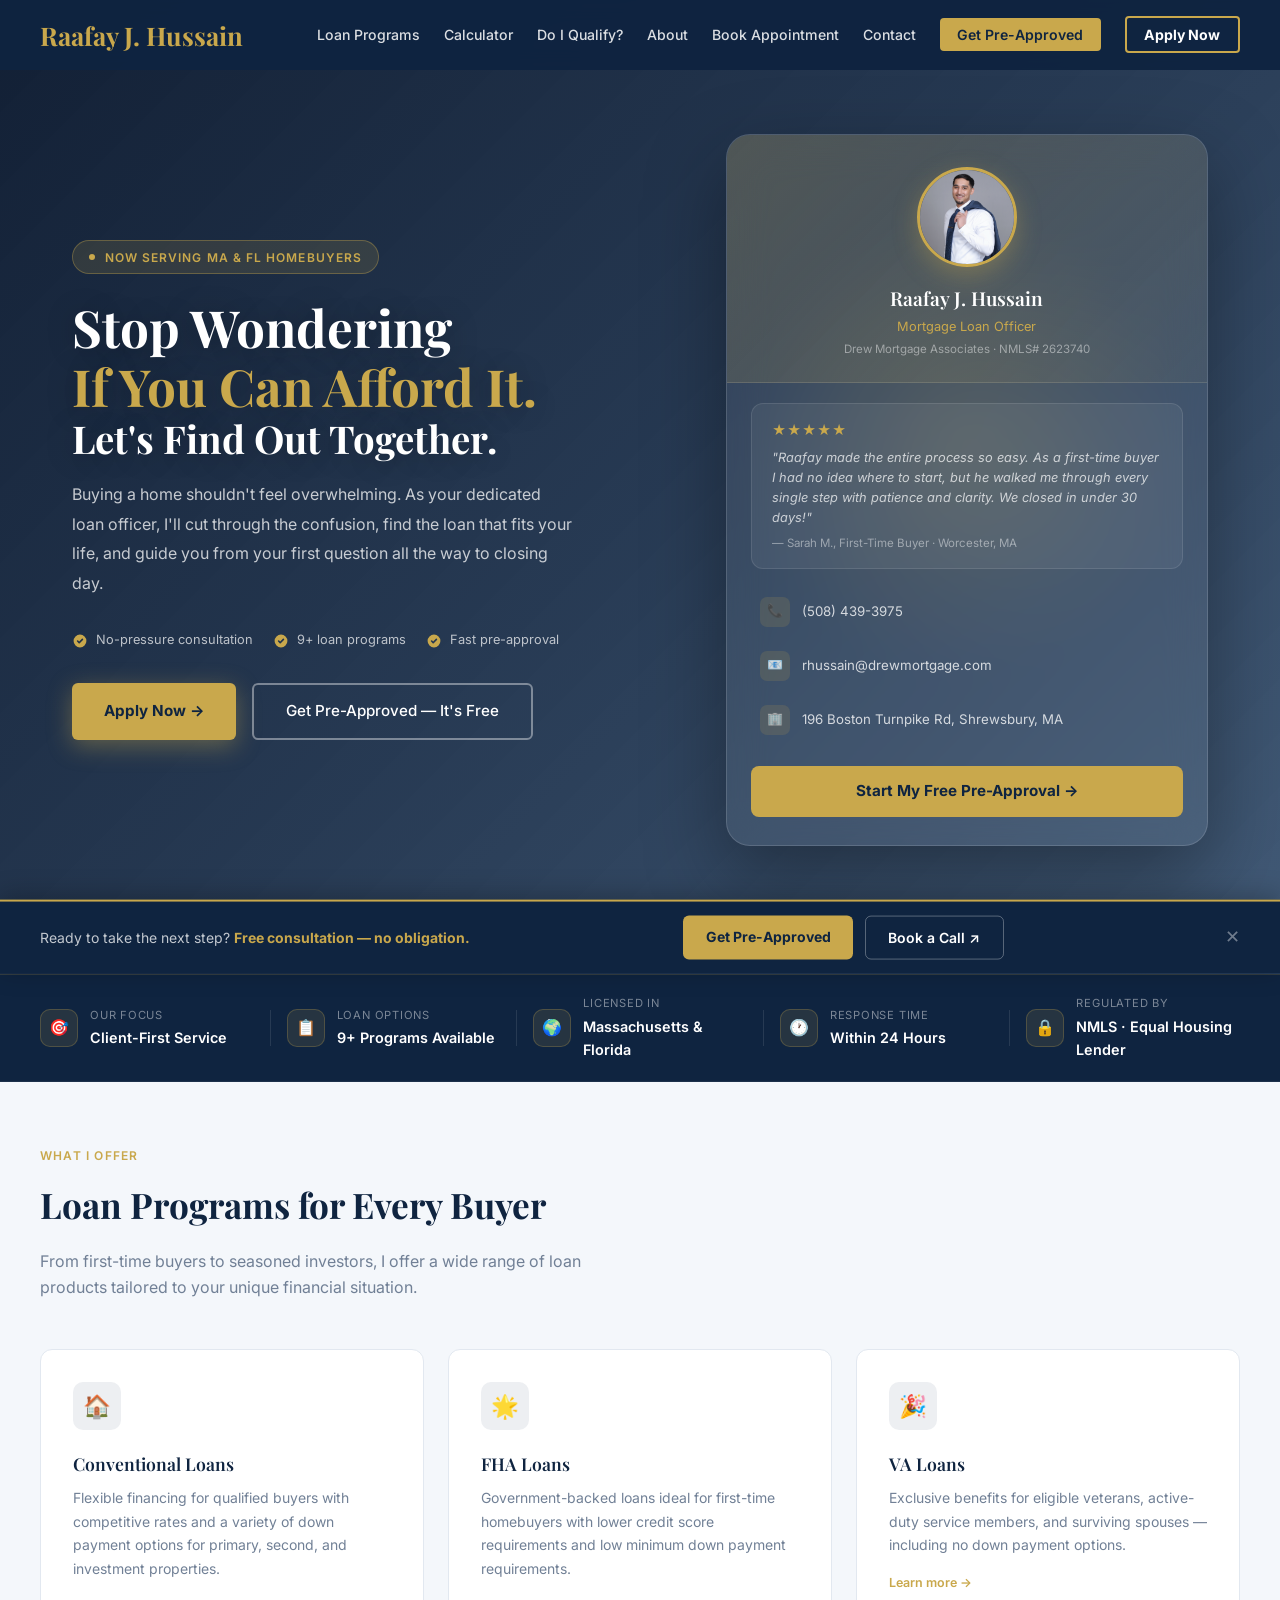
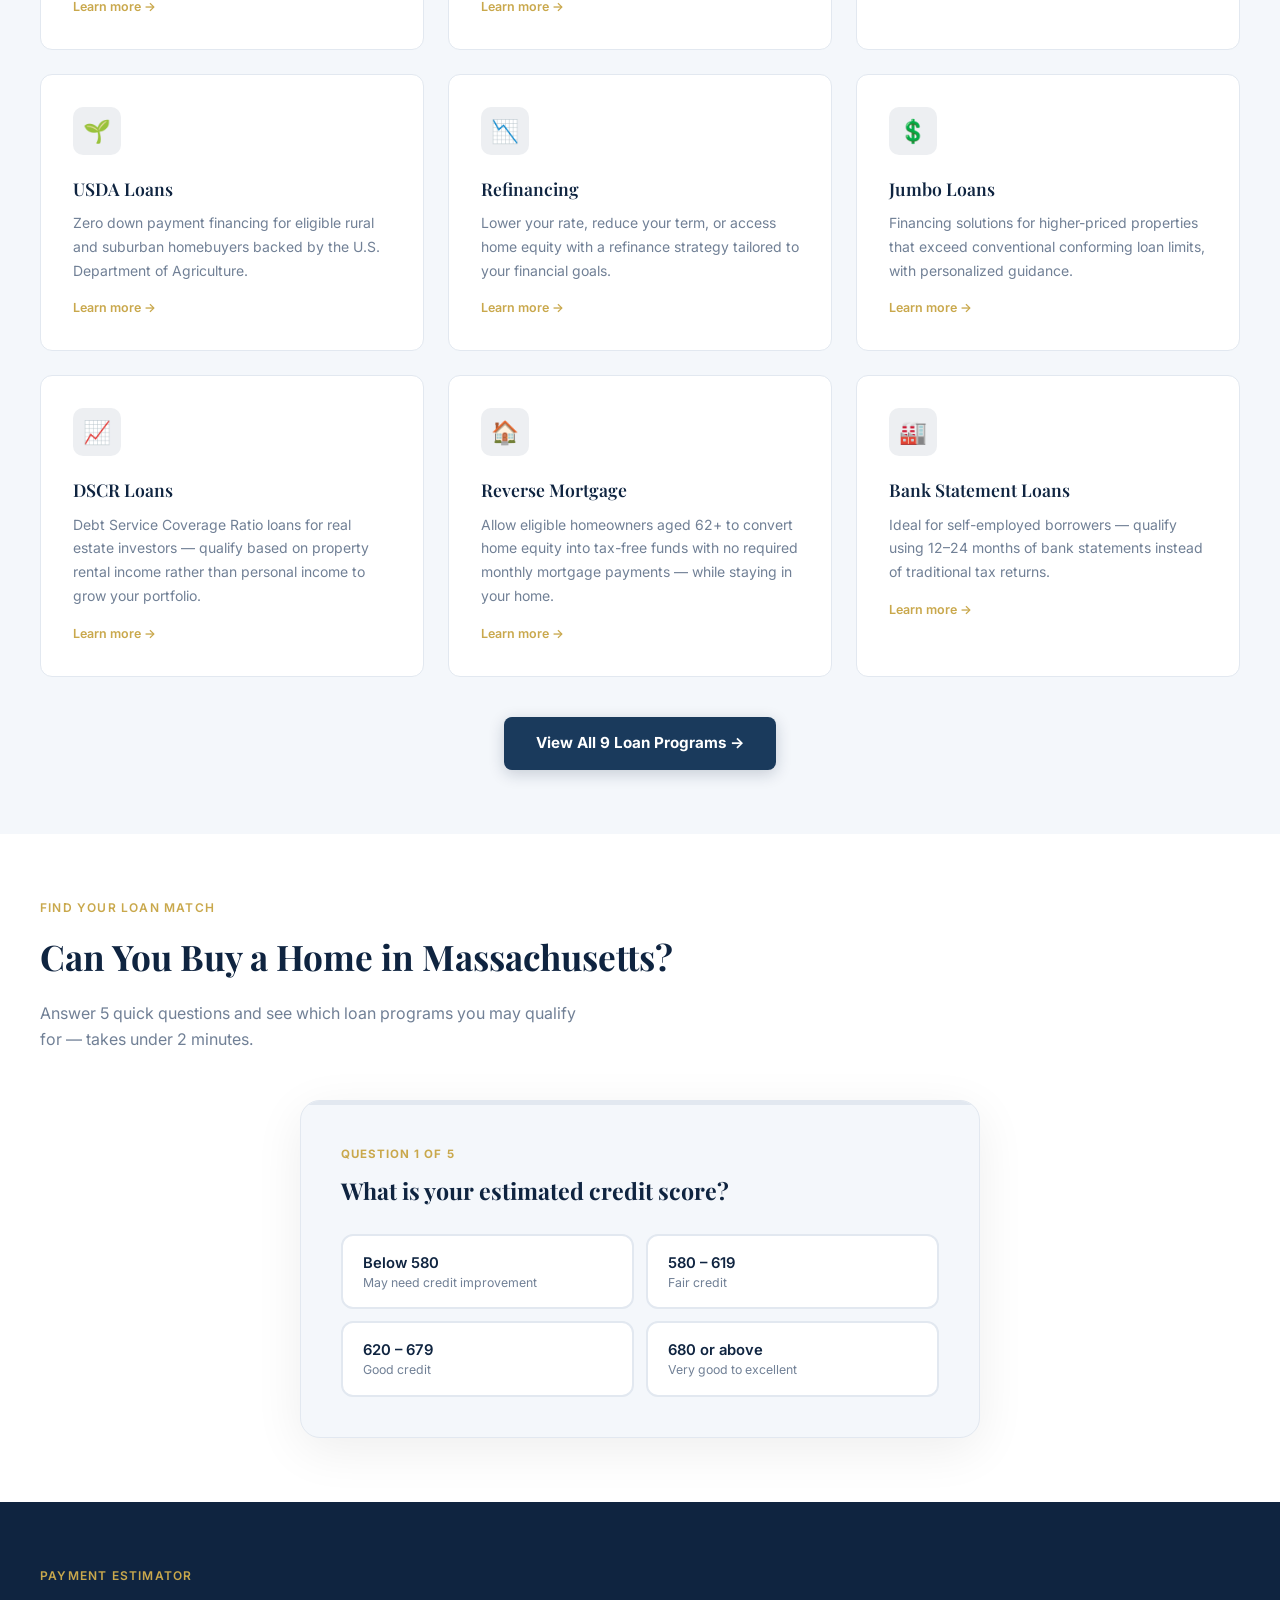
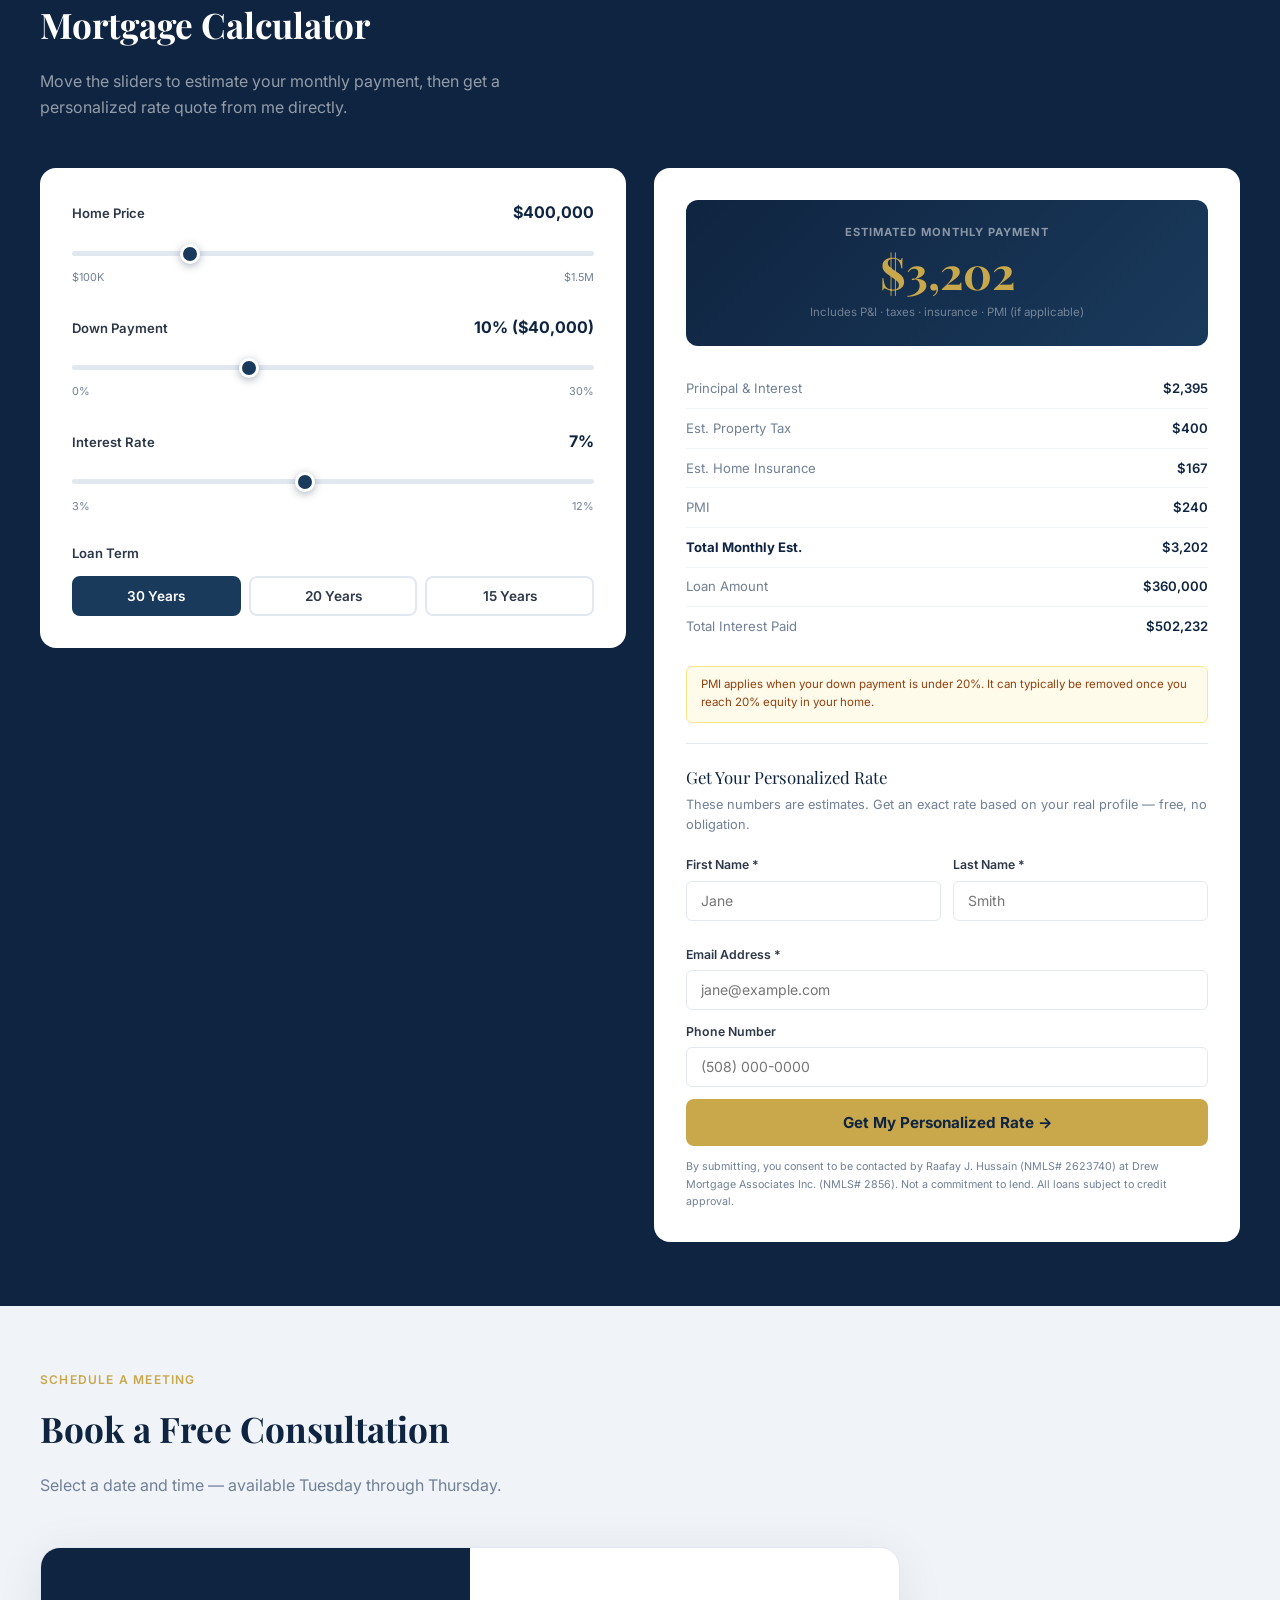
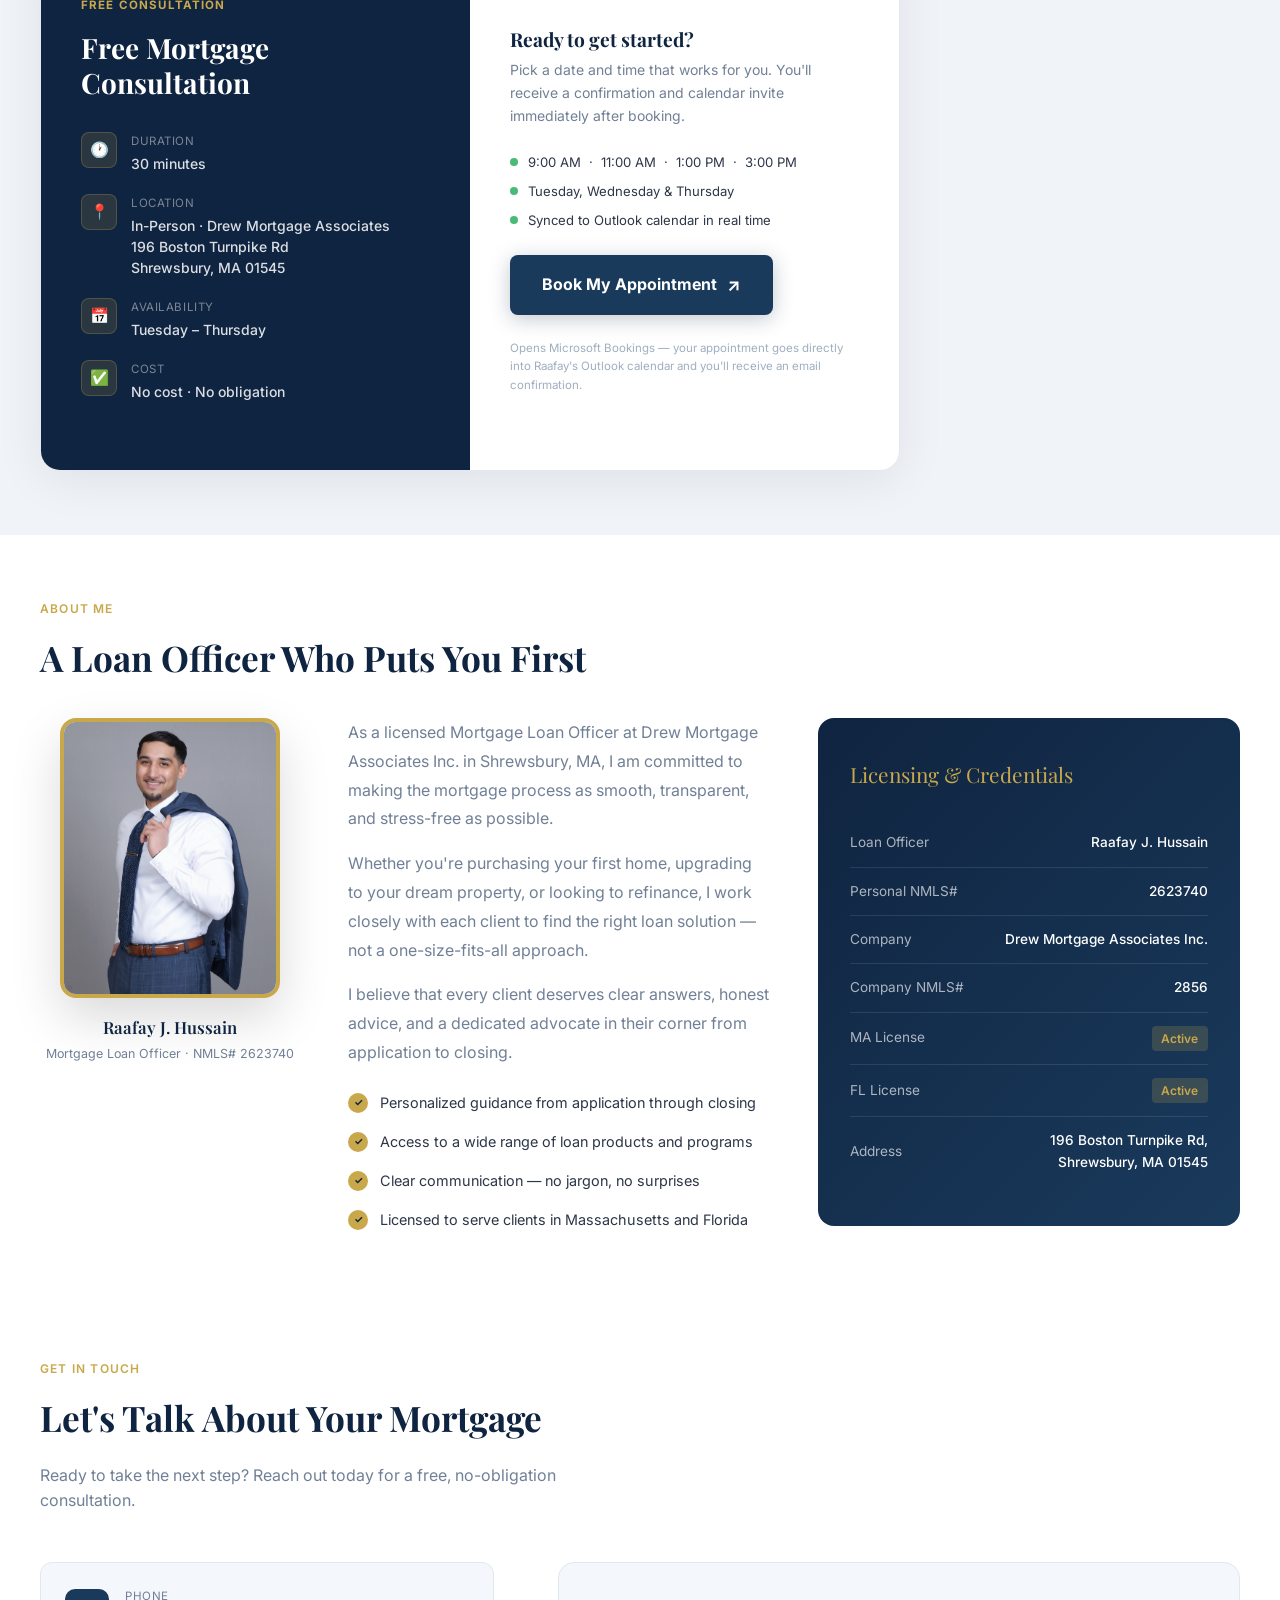
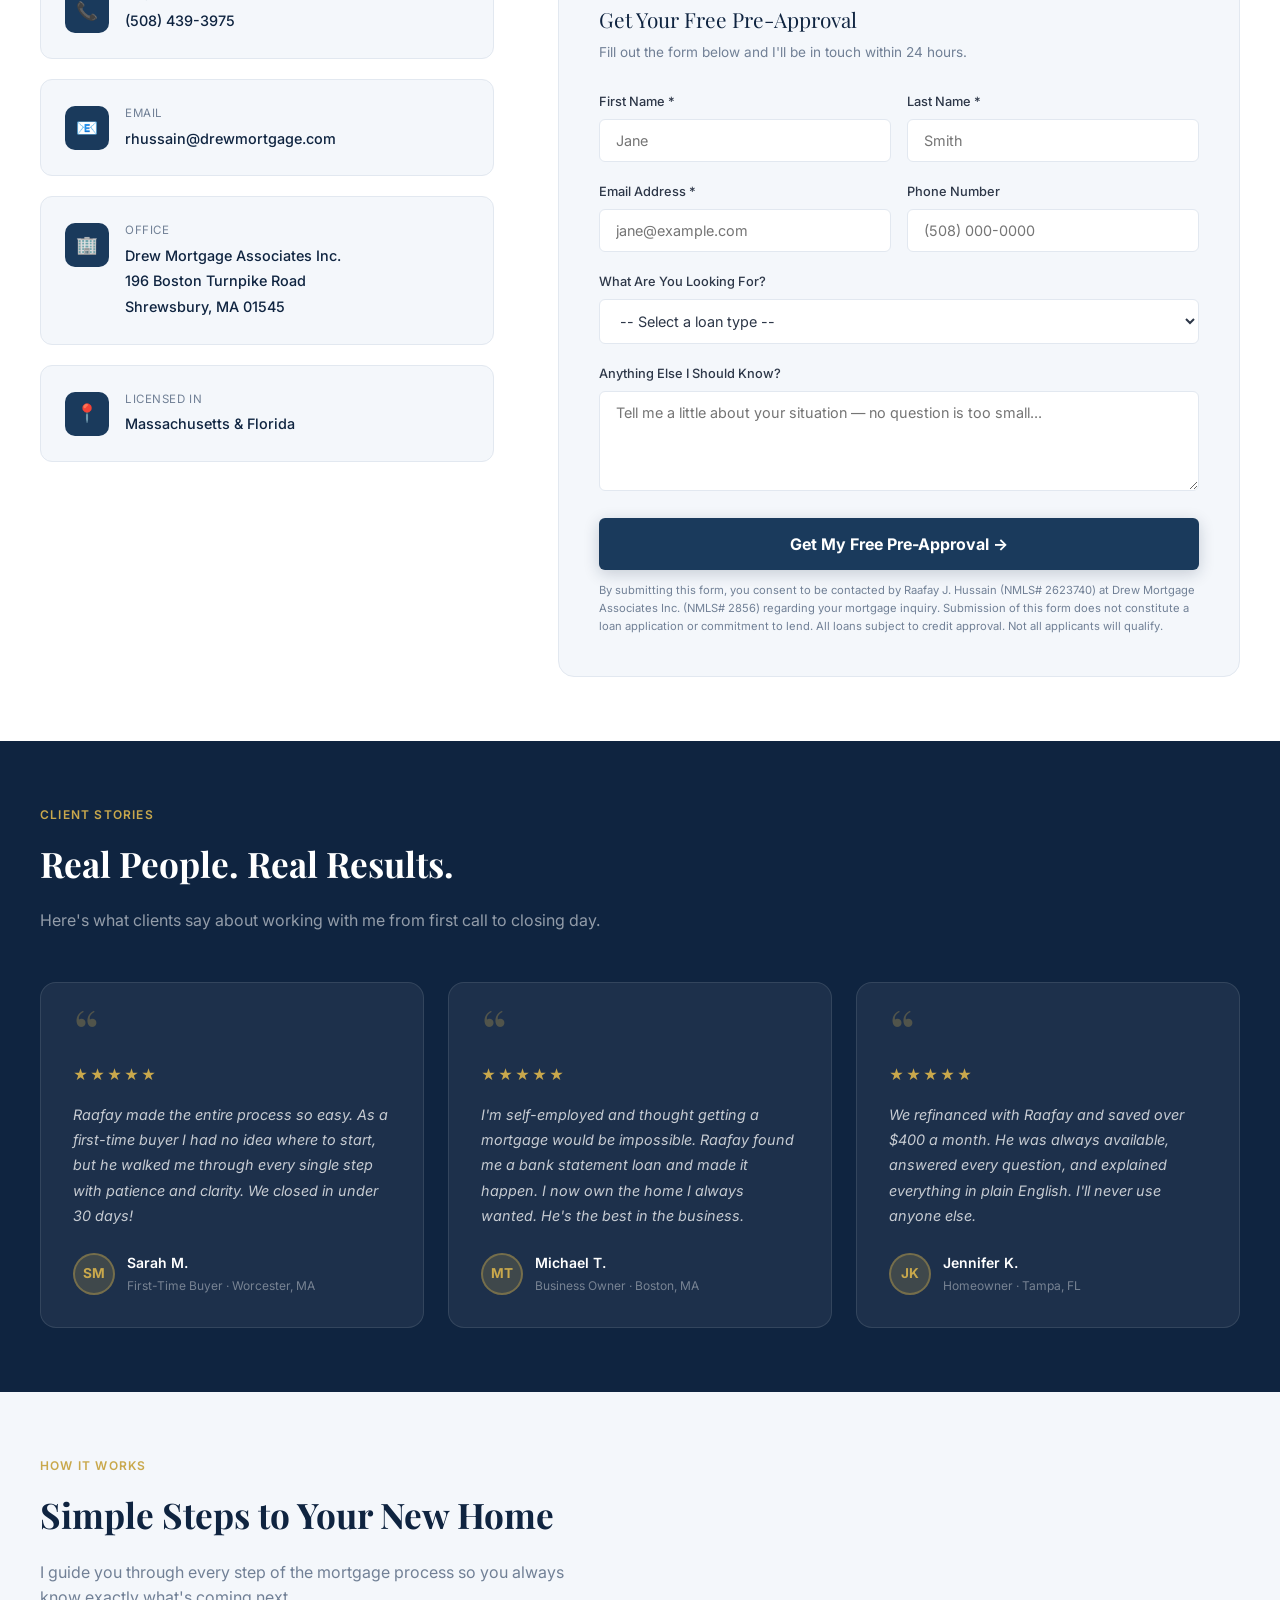
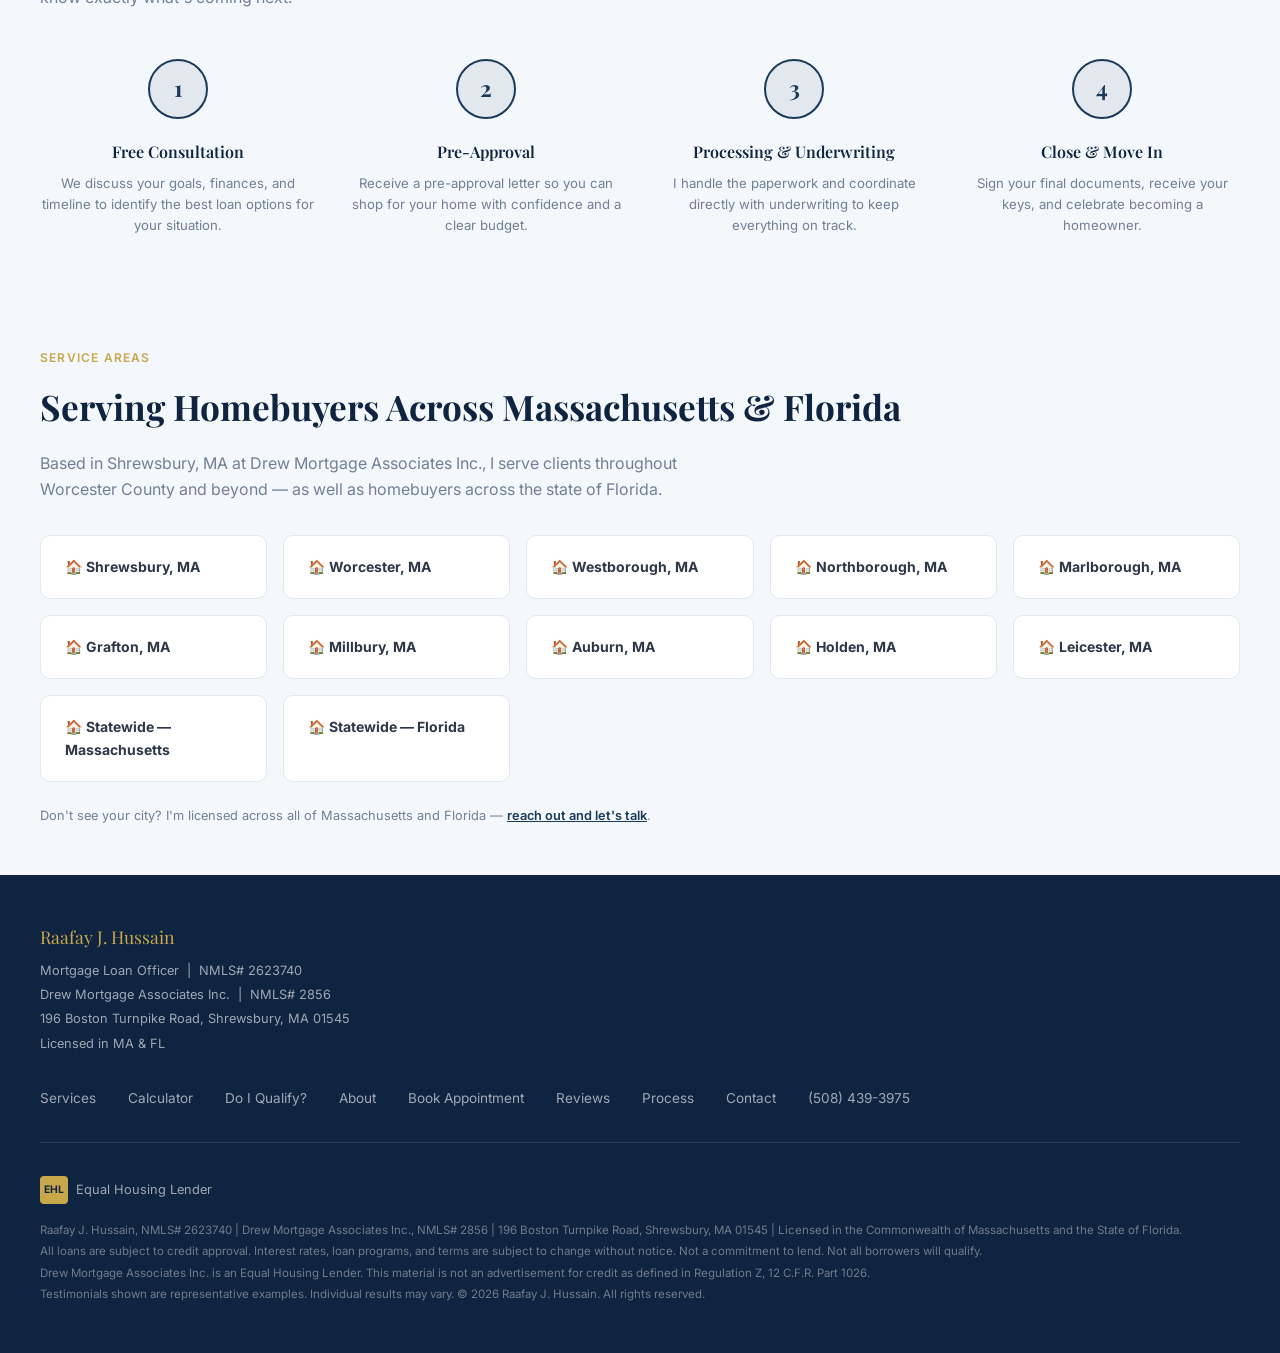
<file: index.html>
<!DOCTYPE html>
<html lang="en">
<head>
    <meta charset="UTF-8">
    <meta name="viewport" content="width=device-width, initial-scale=1.0">
    <title>Raafay J. Hussain | Mortgage Loan Officer | Drew Mortgage Associates — Shrewsbury, MA</title>
    <meta name="description" content="Raafay J. Hussain, NMLS# 2623740 — Mortgage Loan Officer at Drew Mortgage Associates in Shrewsbury, MA. FHA, VA, Conventional, USDA, Jumbo, DSCR, Reverse Mortgage & Bank Statement loans. Licensed in MA & FL. Free pre-approval consultations.">
    <meta name="keywords" content="mortgage loan officer Shrewsbury MA, Drew Mortgage Associates, Raafay Hussain, home loans Massachusetts, FHA loans MA, VA loans MA, mortgage pre-approval Shrewsbury, NMLS 2623740, mortgage broker Worcester County">
    <meta name="author" content="Raafay J. Hussain">
    <meta name="robots" content="index, follow">
    <link rel="canonical" href="https://rjhmortgage.com/">
    <!-- Open Graph -->
    <meta property="og:type" content="website">
    <meta property="og:url" content="https://rjhmortgage.com/">
    <meta property="og:title" content="Raafay J. Hussain | Mortgage Loan Officer | Drew Mortgage Associates">
    <meta property="og:description" content="Licensed Mortgage Loan Officer at Drew Mortgage Associates in Shrewsbury, MA. Serving MA & FL homebuyers with FHA, VA, Conventional, USDA, Jumbo, DSCR & more. Free consultation.">
    <meta property="og:image" content="https://rjhmortgage.com/headshot.jpg">
    <meta property="og:locale" content="en_US">
    <!-- Schema.org structured data -->
    <script type="application/ld+json">
    {
      "@context": "https://schema.org",
      "@type": "Person",
      "name": "Raafay J. Hussain",
      "jobTitle": "Mortgage Loan Officer",
      "description": "Licensed Mortgage Loan Officer at Drew Mortgage Associates Inc. Serving homebuyers in Massachusetts and Florida with FHA, VA, Conventional, USDA, Jumbo, DSCR, Reverse Mortgage, and Bank Statement loans.",
      "url": "https://rjhmortgage.com",
      "telephone": "+15084393975",
      "email": "rhussain@drewmortgage.com",
      "image": "https://rjhmortgage.com/headshot.jpg",
      "sameAs": ["https://rjhmortgage.com"],
      "worksFor": {
        "@type": "Organization",
        "name": "Drew Mortgage Associates Inc.",
        "url": "https://www.drewmortgage.com",
        "address": {
          "@type": "PostalAddress",
          "streetAddress": "196 Boston Turnpike Road",
          "addressLocality": "Shrewsbury",
          "addressRegion": "MA",
          "postalCode": "01545",
          "addressCountry": "US"
        }
      },
      "address": {
        "@type": "PostalAddress",
        "streetAddress": "196 Boston Turnpike Road",
        "addressLocality": "Shrewsbury",
        "addressRegion": "MA",
        "postalCode": "01545",
        "addressCountry": "US"
      },
      "areaServed": ["Massachusetts", "Florida"],
      "knowsAbout": ["FHA Loans", "VA Loans", "Conventional Loans", "USDA Loans", "Jumbo Loans", "DSCR Loans", "Reverse Mortgage", "Bank Statement Loans", "Mortgage Refinancing"]
    }
    </script>
    <link href="https://fonts.googleapis.com/css2?family=Playfair+Display:wght@400;600;700&family=Inter:wght@300;400;500;600&display=swap" rel="stylesheet">
    <style>
        * { margin: 0; padding: 0; box-sizing: border-box; }
        :root {
            --navy: #1a3a5c; --navy-dark: #0f2440; --gold: #c9a84c; --gold-light: #e8c97a;
            --light: #f4f7fb; --white: #ffffff; --text: #2d3748; --text-light: #718096;
        }
        html { scroll-behavior: smooth; }
        body { font-family: 'Inter', sans-serif; color: var(--text); line-height: 1.6; overflow-x: hidden; }

        /* ── Nav ── */
        nav { position: fixed; top: 0; width: 100%; background: rgba(15,36,64,0.97); backdrop-filter: blur(10px); z-index: 1000; padding: 0 2rem; }
        .nav-inner { max-width: 1200px; margin: 0 auto; display: flex; align-items: center; justify-content: space-between; height: 70px; }
        .nav-logo { color: var(--gold); font-family: 'Playfair Display', serif; font-size: 1.6rem; font-weight: 700; text-decoration: none; }
        .nav-links { display: flex; gap: 1.5rem; list-style: none; align-items: center; }
        .nav-links a { color: rgba(255,255,255,0.85); text-decoration: none; font-size: 0.88rem; font-weight: 500; transition: color 0.2s; }
        .nav-links a:hover { color: var(--gold); }
        .nav-cta { background: var(--gold) !important; color: var(--navy-dark) !important; padding: 0.5rem 1.1rem; border-radius: 4px; font-weight: 600 !important; }
        .nav-apply { background: transparent !important; color: var(--white) !important; padding: 0.5rem 1.1rem; border-radius: 4px; font-weight: 700 !important; border: 2px solid var(--gold); transition: all 0.2s; }
        .nav-apply:hover { background: var(--gold) !important; color: var(--navy-dark) !important; }

        /* Hamburger */
        .hamburger { display: none; flex-direction: column; gap: 5px; cursor: pointer; background: none; border: none; padding: 5px; }
        .hamburger span { display: block; width: 24px; height: 2px; background: var(--white); border-radius: 2px; transition: all 0.3s; }
        .hamburger.open span:nth-child(1) { transform: translateY(7px) rotate(45deg); }
        .hamburger.open span:nth-child(2) { opacity: 0; }
        .hamburger.open span:nth-child(3) { transform: translateY(-7px) rotate(-45deg); }

        /* Mobile menu */
        .mobile-menu { display: none; position: fixed; top: 70px; left: 0; right: 0; background: rgba(10,28,52,0.99); z-index: 999; padding: 1.5rem 2rem 2rem; flex-direction: column; gap: 0; border-top: 1px solid rgba(201,168,76,0.2); }
        .mobile-menu.open { display: flex; }
        .mobile-menu a { color: rgba(255,255,255,0.85); text-decoration: none; font-size: 1rem; font-weight: 500; padding: 1rem 0; border-bottom: 1px solid rgba(255,255,255,0.07); transition: color 0.2s; }
        .mobile-menu a:hover { color: var(--gold); }
        .mobile-menu a:last-child { border-bottom: none; }
        .mobile-menu-apply { background: var(--gold) !important; color: var(--navy-dark) !important; border-radius: 6px; padding: 0.9rem 1.5rem !important; text-align: center; font-weight: 700 !important; margin-top: 1rem; border-bottom: none !important; }

        /* ── Hero ── */
        .hero {
            min-height: 100vh;
            background: linear-gradient(135deg, rgba(8,22,44,0.96) 0%, rgba(15,36,64,0.90) 50%, rgba(25,55,90,0.82) 100%),
                url('https://images.unsplash.com/photo-1560518883-ce09059eeffa?w=1600&q=80') center / cover no-repeat;
            display: flex; align-items: center; position: relative; overflow: hidden; padding-top: 70px;
        }
        .hero-glow { position: absolute; top: 20%; right: 5%; width: 500px; height: 500px; background: radial-gradient(circle, rgba(201,168,76,0.18) 0%, transparent 65%); border-radius: 50%; pointer-events: none; }
        .hero-inner { max-width: 1200px; margin: 0 auto; padding: 4rem 2rem; display: grid; grid-template-columns: 1.1fr 0.9fr; gap: 4rem; align-items: center; position: relative; z-index: 1; }
        .hero-eyebrow { display: inline-flex; align-items: center; gap: 0.6rem; background: rgba(201,168,76,0.15); border: 1px solid rgba(201,168,76,0.35); color: var(--gold); padding: 0.4rem 1rem; border-radius: 100px; font-size: 0.75rem; font-weight: 600; letter-spacing: 0.09em; text-transform: uppercase; margin-bottom: 1.5rem; }
        .hero-eyebrow-dot { width: 6px; height: 6px; background: var(--gold); border-radius: 50%; animation: pulse 2s infinite; }
        @keyframes pulse { 0%,100%{opacity:1;transform:scale(1)} 50%{opacity:0.5;transform:scale(1.3)} }
        .hero-headline { font-family: 'Playfair Display', serif; font-size: 3.2rem; font-weight: 700; color: var(--white); line-height: 1.15; margin-bottom: 1.25rem; text-shadow: 0 2px 30px rgba(0,0,0,0.3); }
        .hero-headline .accent { color: var(--gold); display: block; }
        .hero-headline .sub-line { font-size: 2.4rem; display: block; }
        .hero-body { font-size: 1rem; color: rgba(255,255,255,0.75); max-width: 500px; line-height: 1.85; margin-bottom: 2rem; }
        .hero-trust-row { display: flex; gap: 1.25rem; flex-wrap: wrap; margin-bottom: 2rem; }
        .hero-trust-item { display: flex; align-items: center; gap: 0.5rem; font-size: 0.8rem; color: rgba(255,255,255,0.7); }
        .hero-trust-item svg { color: var(--gold); flex-shrink: 0; }
        .hero-cta-group { display: flex; gap: 1rem; flex-wrap: wrap; align-items: center; }
        .btn-primary { background: var(--gold); color: var(--navy-dark); padding: 1rem 2rem; border-radius: 6px; font-weight: 700; font-size: 0.95rem; text-decoration: none; transition: all 0.25s; display: inline-block; box-shadow: 0 6px 24px rgba(201,168,76,0.4); }
        .btn-primary:hover { background: var(--gold-light); transform: translateY(-2px); box-shadow: 0 12px 32px rgba(201,168,76,0.5); }
        .btn-outline, .btn-outline:visited { border: 2px solid rgba(255,255,255,0.4); color: var(--white) !important; padding: 0.9rem 2rem; border-radius: 6px; font-weight: 500; font-size: 0.95rem; text-decoration: none; transition: all 0.25s; display: inline-block; }
        .btn-outline:hover { border-color: var(--gold); color: var(--gold) !important; background: rgba(201,168,76,0.08); }
        .btn-call, .btn-call:visited { display: inline-flex; align-items: center; gap: 0.6rem; background: rgba(255,255,255,0.1); border: 2px solid rgba(255,255,255,0.3); color: var(--white) !important; padding: 0.9rem 1.75rem; border-radius: 6px; font-weight: 600; font-size: 0.95rem; text-decoration: none; transition: all 0.25s; }
        .btn-call:hover { background: rgba(255,255,255,0.18); border-color: var(--gold); color: var(--gold) !important; }
        .hero-card { background: rgba(255,255,255,0.07); border: 1px solid rgba(255,255,255,0.14); backdrop-filter: blur(20px); border-radius: 24px; overflow: hidden; box-shadow: 0 30px 80px rgba(0,0,0,0.35); }
        .hero-card-top { background: linear-gradient(135deg, rgba(201,168,76,0.2), rgba(201,168,76,0.05)); padding: 2rem 2rem 1.5rem; text-align: center; border-bottom: 1px solid rgba(255,255,255,0.1); }
        .hero-avatar { width: 100px; height: 100px; border-radius: 50%; overflow: hidden; border: 3px solid var(--gold); margin: 0 auto 1rem; box-shadow: 0 8px 24px rgba(201,168,76,0.35); }
        .hero-avatar img { width: 100%; height: 100%; object-fit: cover; object-position: top; }
        .hero-card-name { font-family: 'Playfair Display', serif; font-size: 1.2rem; color: var(--white); font-weight: 600; }
        .hero-card-title { font-size: 0.8rem; color: var(--gold); margin-top: 0.2rem; }
        .hero-card-nmls { font-size: 0.72rem; color: rgba(255,255,255,0.45); margin-top: 0.15rem; }
        .hero-mini-review { margin: 0 1.5rem; padding: 1rem 1.25rem; background: rgba(255,255,255,0.06); border-radius: 12px; border: 1px solid rgba(255,255,255,0.1); margin-top: 1.25rem; }
        .hero-stars { color: var(--gold); font-size: 0.85rem; letter-spacing: 1px; margin-bottom: 0.4rem; }
        .hero-review-text { font-size: 0.8rem; color: rgba(255,255,255,0.72); line-height: 1.55; font-style: italic; }
        .hero-review-author { font-size: 0.72rem; color: rgba(255,255,255,0.45); margin-top: 0.4rem; }
        .hero-card-body { padding: 1.25rem 1.5rem 1.75rem; }
        .hero-contact-list { display: flex; flex-direction: column; gap: 0.6rem; margin-bottom: 1.5rem; }
        .hero-contact-row { display: flex; align-items: center; gap: 0.75rem; color: rgba(255,255,255,0.78); text-decoration: none; font-size: 0.83rem; border-radius: 8px; padding: 0.45rem 0.6rem; transition: background 0.2s, color 0.2s; }
        .hero-contact-row:hover { background: rgba(201,168,76,0.1); color: var(--gold); }
        .hero-contact-icon { width: 30px; height: 30px; background: rgba(201,168,76,0.15); border-radius: 7px; display: flex; align-items: center; justify-content: center; font-size: 0.8rem; flex-shrink: 0; }
        .hero-card-cta { display: block; width: 100%; background: var(--gold); color: var(--navy-dark); text-align: center; padding: 0.85rem; border-radius: 8px; font-weight: 700; font-size: 0.95rem; text-decoration: none; transition: all 0.2s; }
        .hero-card-cta:hover { background: var(--gold-light); transform: translateY(-1px); }

        /* ── Trust Bar ── */
        .trust-bar { background: var(--navy-dark); padding: 1.25rem 2rem; border-top: 1px solid rgba(201,168,76,0.2); border-bottom: 1px solid rgba(255,255,255,0.06); overflow-x: auto; }
        .trust-bar-inner { max-width: 1200px; margin: 0 auto; display: flex; justify-content: space-between; align-items: center; flex-wrap: wrap; gap: 1rem; min-width: 600px; }
        .trust-bar-item { display: flex; align-items: center; gap: 0.75rem; flex: 1; min-width: 150px; }
        .trust-bar-icon { width: 38px; height: 38px; background: rgba(201,168,76,0.12); border: 1px solid rgba(201,168,76,0.25); border-radius: 10px; display: flex; align-items: center; justify-content: center; font-size: 1rem; flex-shrink: 0; }
        .trust-bar-label { font-size: 0.7rem; color: rgba(255,255,255,0.45); text-transform: uppercase; letter-spacing: 0.07em; }
        .trust-bar-value { font-size: 0.9rem; color: var(--white); font-weight: 600; margin-top: 0.1rem; }
        .trust-bar-divider { width: 1px; height: 36px; background: rgba(255,255,255,0.1); flex-shrink: 0; }

        /* ── Shared ── */
        section { padding: 4rem 2rem; }
        .section-inner { max-width: 1200px; margin: 0 auto; }
        .section-tag { font-size: 0.75rem; font-weight: 600; letter-spacing: 0.1em; text-transform: uppercase; color: var(--gold); margin-bottom: 0.75rem; }
        .section-title { font-family: 'Playfair Display', serif; font-size: 2.2rem; font-weight: 700; color: var(--navy-dark); margin-bottom: 1rem; }
        .section-subtitle { font-size: 1rem; color: var(--text-light); max-width: 560px; }

        /* ── Services ── */
        .services { background: var(--light); }
        .services-grid { display: grid; grid-template-columns: repeat(3, 1fr); gap: 1.5rem; margin-top: 3rem; }
        .service-card { background: var(--white); border-radius: 12px; padding: 2rem; border: 1px solid #e2e8f0; transition: all 0.3s; position: relative; overflow: hidden; }
        .service-card::before { content: ''; position: absolute; top: 0; left: 0; right: 0; height: 3px; background: var(--gold); transform: scaleX(0); transition: transform 0.3s; }
        .service-card:hover { transform: translateY(-4px); box-shadow: 0 12px 40px rgba(0,0,0,0.08); }
        .service-card:hover::before { transform: scaleX(1); }
        .service-icon { width: 48px; height: 48px; background: rgba(26,58,92,0.08); border-radius: 10px; display: flex; align-items: center; justify-content: center; font-size: 1.4rem; margin-bottom: 1.25rem; }
        .service-title { font-family: 'Playfair Display', serif; font-size: 1.1rem; font-weight: 600; color: var(--navy-dark); margin-bottom: 0.5rem; }
        .service-desc { font-size: 0.875rem; color: var(--text-light); line-height: 1.7; }

        /* ── Photo Banner ── */
        .photo-banner { position: relative; height: 400px; background-image: url('https://images.unsplash.com/photo-1570129477492-45c003edd2be?w=1400&q=80'); background-size: cover; background-position: center; display: flex; align-items: center; padding: 0 2rem; }
        .photo-banner::before { content: ''; position: absolute; inset: 0; background: linear-gradient(to right, rgba(8,22,44,0.92) 40%, rgba(8,22,44,0.5)); }
        .photo-banner-inner { max-width: 1200px; margin: 0 auto; width: 100%; position: relative; z-index: 1; }
        .photo-banner-title { font-family: 'Playfair Display', serif; font-size: 2.4rem; color: var(--white); max-width: 600px; line-height: 1.25; margin-bottom: 1rem; }
        .photo-banner-title span { color: var(--gold); }
        .photo-banner-sub { color: rgba(255,255,255,0.72); font-size: 1rem; margin-bottom: 2rem; max-width: 480px; line-height: 1.7; }

        /* ── About ── */
        .about-grid { display: grid; grid-template-columns: 260px 1fr 1fr; gap: 3rem; align-items: start; margin-top: 2rem; }
        .about-photo { text-align: center; }
        .headshot-wrap { width: 220px; height: 280px; border-radius: 16px; overflow: hidden; border: 4px solid var(--gold); margin: 0 auto; box-shadow: 0 20px 50px rgba(0,0,0,0.15); }
        .headshot-wrap img { width: 100%; height: 100%; object-fit: cover; object-position: top center; }
        .headshot-name { margin-top: 1rem; font-family: 'Playfair Display', serif; font-size: 1.05rem; color: var(--navy-dark); font-weight: 600; }
        .headshot-title { font-size: 0.78rem; color: var(--text-light); margin-top: 0.2rem; }
        .about-text p { color: var(--text-light); margin-bottom: 1rem; line-height: 1.8; }
        .about-highlights { display: flex; flex-direction: column; gap: 1rem; margin-top: 1.5rem; }
        .highlight-item { display: flex; align-items: flex-start; gap: 0.75rem; }
        .highlight-dot { width: 20px; height: 20px; background: var(--gold); border-radius: 50%; display: flex; align-items: center; justify-content: center; flex-shrink: 0; margin-top: 2px; }
        .highlight-dot::after { content: '✓'; color: var(--navy-dark); font-size: 0.65rem; font-weight: 700; }
        .highlight-text { font-size: 0.9rem; color: var(--text); }
        .about-visual { background: linear-gradient(135deg, var(--navy-dark), var(--navy)); border-radius: 16px; padding: 2.5rem 2rem; }
        .about-visual-title { font-family: 'Playfair Display', serif; font-size: 1.3rem; color: var(--gold); margin-bottom: 1.75rem; }
        .license-item { display: flex; justify-content: space-between; align-items: center; padding: 0.8rem 0; border-bottom: 1px solid rgba(255,255,255,0.1); font-size: 0.85rem; }
        .license-item:last-child { border-bottom: none; }
        .license-label { color: rgba(255,255,255,0.65); }
        .license-value { color: var(--white); font-weight: 500; text-align: right; max-width: 60%; }
        .license-badge { background: rgba(201,168,76,0.2); color: var(--gold); padding: 0.2rem 0.6rem; border-radius: 4px; font-size: 0.75rem; font-weight: 600; }

        /* ── Gallery ── */
        .gallery { background: var(--light); }
        .gallery-grid { display: grid; grid-template-columns: 1fr 1fr 1fr; grid-template-rows: 220px 220px; gap: 1rem; margin-top: 3rem; }
        .gallery-item { border-radius: 12px; overflow: hidden; position: relative; }
        .gallery-item:first-child { grid-row: 1 / 3; }
        .gallery-item img { width: 100%; height: 100%; object-fit: cover; display: block; transition: transform 0.4s; }
        .gallery-item:hover img { transform: scale(1.05); }
        .gallery-item-overlay { position: absolute; inset: 0; background: linear-gradient(to top, rgba(15,36,64,0.7) 0%, transparent 50%); opacity: 0; transition: opacity 0.3s; }
        .gallery-item:hover .gallery-item-overlay { opacity: 1; }

        /* ── Testimonials ── */
        .testimonials { background: var(--navy-dark); }
        .testimonials .section-title { color: var(--white); }
        .testimonials .section-subtitle { color: rgba(255,255,255,0.55); }
        .testimonials-grid { display: grid; grid-template-columns: repeat(3, 1fr); gap: 1.5rem; margin-top: 3rem; }
        .testimonial-card { background: rgba(255,255,255,0.06); border: 1px solid rgba(255,255,255,0.1); border-radius: 16px; padding: 2rem; transition: all 0.3s; }
        .testimonial-card:hover { background: rgba(255,255,255,0.09); transform: translateY(-3px); }
        .testimonial-quote-mark { font-family: 'Playfair Display', serif; font-size: 4rem; color: var(--gold); opacity: 0.3; line-height: 0.5; margin-bottom: 1rem; display: block; }
        .testimonial-stars { color: var(--gold); font-size: 0.9rem; letter-spacing: 2px; margin-bottom: 1rem; }
        .testimonial-text { font-size: 0.9rem; color: rgba(255,255,255,0.75); line-height: 1.75; font-style: italic; margin-bottom: 1.5rem; }
        .testimonial-author { display: flex; align-items: center; gap: 0.75rem; }
        .testimonial-initials { width: 42px; height: 42px; border-radius: 50%; background: rgba(201,168,76,0.2); border: 2px solid rgba(201,168,76,0.4); display: flex; align-items: center; justify-content: center; color: var(--gold); font-weight: 700; font-size: 0.85rem; flex-shrink: 0; }
        .testimonial-name { font-size: 0.875rem; color: var(--white); font-weight: 600; }
        .testimonial-detail { font-size: 0.75rem; color: rgba(255,255,255,0.4); margin-top: 0.1rem; }

        /* ── Appointment Booking (Calendly-style) ── */
        .appointments { background: #f0f4f8; }
        .appt-widget { display: grid; grid-template-columns: 260px 1fr; background: white; border: 1px solid #e2e8f0; border-radius: 16px; overflow: hidden; box-shadow: 0 8px 48px rgba(0,0,0,0.09); margin-top: 3rem; max-width: 940px; }
        .appt-sidebar { background: white; border-right: 1px solid #e2e8f0; padding: 2rem 1.75rem; display: flex; flex-direction: column; }
        .appt-sidebar-photo { width: 54px; height: 54px; border-radius: 50%; overflow: hidden; border: 2px solid var(--gold); margin-bottom: 0.875rem; flex-shrink: 0; }
        .appt-sidebar-photo img { width: 100%; height: 100%; object-fit: cover; object-position: top; }
        .appt-sidebar-org { font-size: 0.78rem; color: var(--text-light); margin-bottom: 0.2rem; }
        .appt-sidebar-meeting { font-family: 'Playfair Display', serif; font-size: 1.3rem; font-weight: 700; color: var(--navy-dark); margin-bottom: 1.25rem; line-height: 1.3; }
        .appt-sidebar-divider { border: none; border-top: 1px solid #e2e8f0; margin: 0 0 1.25rem; }
        .appt-meta-item { display: flex; align-items: center; gap: 0.625rem; font-size: 0.82rem; color: var(--text-light); margin-bottom: 0.7rem; }
        .appt-sidebar-note { margin-top: auto; padding-top: 1.25rem; font-size: 0.7rem; color: #a0aec0; line-height: 1.65; border-top: 1px solid #f0f4f8; }
        /* Calendar panel */
        .appt-panels { display: flex; min-height: 460px; position: relative; }
        .appt-cal-panel { flex: 1; padding: 2rem 1.75rem; border-right: 1px solid #f0f4f8; min-width: 0; }
        .appt-times-panel { width: 190px; padding: 1.75rem 1.25rem; flex-shrink: 0; display: none; flex-direction: column; border-right: 1px solid #f0f4f8; overflow-y: auto; }
        .appt-times-panel.open { display: flex; }
        .appt-form-panel { flex: 1; padding: 2rem 1.75rem; display: none; }
        .appt-form-panel.open { display: block; }
        /* Nav */
        .cal-nav { display: flex; align-items: center; justify-content: space-between; margin-bottom: 1.25rem; }
        .cal-nav-btn { background: none; border: 1px solid #e2e8f0; border-radius: 50%; width: 32px; height: 32px; display: flex; align-items: center; justify-content: center; cursor: pointer; font-size: 1.1rem; color: var(--text); transition: all 0.2s; padding: 0; line-height: 1; }
        .cal-nav-btn:hover:not(:disabled) { background: var(--light); border-color: var(--navy); color: var(--navy); }
        .cal-nav-btn:disabled { opacity: 0.25; cursor: default; }
        .cal-month-label { font-size: 0.95rem; font-weight: 600; color: var(--navy-dark); }
        /* Day-of-week headers */
        .cal-dow-row { display: grid; grid-template-columns: repeat(7, 1fr); margin-bottom: 0.375rem; }
        .cal-dow { text-align: center; font-size: 0.68rem; font-weight: 600; color: #a0aec0; padding: 0.25rem 0; text-transform: uppercase; letter-spacing: 0.05em; }
        /* Grid cells */
        .cal-grid { display: grid; grid-template-columns: repeat(7, 1fr); gap: 1px; }
        .cal-cell { aspect-ratio: 1; display: flex; align-items: center; justify-content: center; font-size: 0.875rem; border-radius: 50%; border: none; background: none; cursor: default; font-family: 'Inter', sans-serif; color: var(--text); transition: background 0.15s, color 0.15s; margin: 1px; }
        .cal-cell.unavailable { color: #d1d9e0; }
        .cal-cell.available { cursor: pointer; color: var(--navy-dark); font-weight: 500; }
        .cal-cell.available:hover { background: var(--light); }
        .cal-cell.selected { background: var(--navy) !important; color: white !important; font-weight: 700; }
        .cal-cell.today.available { box-shadow: inset 0 0 0 1.5px var(--gold); color: var(--gold); font-weight: 600; }
        /* Times */
        .times-date-label { font-size: 0.72rem; font-weight: 700; color: var(--text-light); text-transform: uppercase; letter-spacing: 0.07em; margin-bottom: 1rem; line-height: 1.4; }
        .time-slot-btn { width: 100%; background: white; border: 1px solid #e2e8f0; border-radius: 8px; padding: 0.65rem 0.75rem; font-family: 'Inter', sans-serif; font-size: 0.875rem; font-weight: 500; color: var(--navy-dark); cursor: pointer; transition: all 0.18s; margin-bottom: 0.5rem; text-align: center; }
        .time-slot-btn:hover { border-color: var(--navy); background: var(--navy); color: white; }
        .times-tz { font-size: 0.7rem; color: #a0aec0; margin-top: 0.5rem; }
        /* Form panel */
        .appt-back-btn { display: inline-flex; align-items: center; gap: 0.35rem; background: none; border: none; color: var(--navy); font-family: 'Inter', sans-serif; font-size: 0.82rem; cursor: pointer; padding: 0; margin-bottom: 1.5rem; font-weight: 500; }
        .appt-back-btn:hover { color: var(--gold); }
        .appt-booked-badge { background: #eef6ff; border: 1px solid #bfdbfe; border-radius: 10px; padding: 0.875rem 1.1rem; margin-bottom: 1.75rem; }
        .appt-booked-label { font-size: 0.7rem; font-weight: 700; color: #3b82f6; text-transform: uppercase; letter-spacing: 0.06em; margin-bottom: 0.2rem; }
        .appt-booked-detail { font-size: 0.9rem; color: var(--navy-dark); font-weight: 600; }
        .appt-field-row { display: grid; grid-template-columns: 1fr 1fr; gap: 0.875rem; margin-bottom: 0.875rem; }
        .appt-field label { display: block; font-size: 0.77rem; font-weight: 600; color: var(--text); margin-bottom: 0.35rem; }
        .appt-field input, .appt-field-full input { width: 100%; padding: 0.625rem 0.875rem; border: 1px solid #e2e8f0; border-radius: 6px; font-family: 'Inter', sans-serif; font-size: 0.875rem; color: var(--text); transition: border-color 0.2s; }
        .appt-field input:focus, .appt-field-full input:focus { outline: none; border-color: var(--navy); box-shadow: 0 0 0 3px rgba(26,58,92,0.07); }
        .appt-field-full { margin-bottom: 0.875rem; }
        .appt-field-full label { display: block; font-size: 0.77rem; font-weight: 600; color: var(--text); margin-bottom: 0.35rem; }
        .appt-confirm-btn { width: 100%; background: var(--navy); color: white; border: none; padding: 0.875rem; border-radius: 8px; font-family: 'Inter', sans-serif; font-size: 0.95rem; font-weight: 700; cursor: pointer; transition: all 0.2s; margin-top: 0.5rem; }
        .appt-confirm-btn:hover { background: var(--navy-dark); }
        /* Success */
        .appt-success-view { text-align: center; padding: 3rem 1rem; display: none; }
        .bookings-card { margin-top: 3rem; display: grid; grid-template-columns: 1fr 1fr; gap: 0; background: white; border: 1px solid #e2e8f0; border-radius: 20px; overflow: hidden; box-shadow: 0 8px 48px rgba(0,0,0,0.08); max-width: 860px; }
        .bookings-info { padding: 3rem 2.5rem; background: var(--navy-dark); }
        .bookings-info-tag { font-size: 0.72rem; font-weight: 700; letter-spacing: 0.1em; text-transform: uppercase; color: var(--gold); margin-bottom: 1rem; }
        .bookings-info-title { font-family: 'Playfair Display', serif; font-size: 1.75rem; font-weight: 700; color: white; line-height: 1.25; margin-bottom: 2rem; }
        .bookings-detail-row { display: flex; align-items: flex-start; gap: 0.875rem; margin-bottom: 1.25rem; }
        .bookings-detail-icon { width: 36px; height: 36px; background: rgba(201,168,76,0.15); border: 1px solid rgba(201,168,76,0.25); border-radius: 8px; display: flex; align-items: center; justify-content: center; font-size: 0.95rem; flex-shrink: 0; }
        .bookings-detail-label { font-size: 0.72rem; color: rgba(255,255,255,0.45); text-transform: uppercase; letter-spacing: 0.05em; margin-bottom: 0.15rem; }
        .bookings-detail-value { font-size: 0.875rem; color: rgba(255,255,255,0.85); font-weight: 500; line-height: 1.5; }
        .bookings-cta { padding: 3rem 2.5rem; display: flex; flex-direction: column; justify-content: center; align-items: flex-start; gap: 1.5rem; }
        .bookings-cta-head { font-family: 'Playfair Display', serif; font-size: 1.2rem; color: var(--navy-dark); font-weight: 700; margin-bottom: 0.25rem; }
        .bookings-cta-sub { font-size: 0.875rem; color: var(--text-light); line-height: 1.65; }
        .bookings-avail { display: flex; flex-direction: column; gap: 0.5rem; }
        .bookings-avail-row { display: flex; align-items: center; gap: 0.625rem; font-size: 0.82rem; color: var(--text); }
        .bookings-avail-dot { width: 8px; height: 8px; background: #48bb78; border-radius: 50%; flex-shrink: 0; }
        .bookings-btn { display: inline-flex; align-items: center; gap: 0.6rem; background: var(--navy); color: white; padding: 1rem 2rem; border-radius: 8px; font-family: 'Inter', sans-serif; font-size: 1rem; font-weight: 700; text-decoration: none; transition: all 0.2s; box-shadow: 0 4px 20px rgba(15,36,64,0.25); }
        .bookings-btn:hover { background: var(--navy-dark); transform: translateY(-2px); box-shadow: 0 8px 28px rgba(15,36,64,0.3); color: white; }
        .bookings-btn-arrow { font-size: 1.1rem; }
        .bookings-note { font-size: 0.72rem; color: #a0aec0; line-height: 1.6; }
        @media (max-width: 680px) {
            .bookings-card { grid-template-columns: 1fr; }
            .bookings-info { padding: 2rem 1.75rem; }
            .bookings-cta { padding: 2rem 1.75rem; }
            .bookings-btn { width: 100%; justify-content: center; }
        }

        /* ── Process ── */
        .process { background: var(--light); }
        .process-steps { display: grid; grid-template-columns: repeat(4, 1fr); gap: 2rem; margin-top: 3rem; }
        .process-step { text-align: center; }
        .step-number { width: 60px; height: 60px; background: rgba(26,58,92,0.08); border: 2px solid var(--navy); border-radius: 50%; display: flex; align-items: center; justify-content: center; font-family: 'Playfair Display', serif; font-size: 1.4rem; font-weight: 700; color: var(--navy); margin: 0 auto 1.25rem; }
        .step-title { font-family: 'Playfair Display', serif; font-size: 1rem; font-weight: 600; color: var(--navy-dark); margin-bottom: 0.5rem; }
        .step-desc { font-size: 0.825rem; color: var(--text-light); line-height: 1.6; }

        /* ── Contact ── */
        .contact { background: var(--white); }
        .contact-grid { display: grid; grid-template-columns: 1fr 1.5fr; gap: 4rem; margin-top: 3rem; }
        .contact-info { display: flex; flex-direction: column; gap: 1.25rem; }
        .contact-card { background: var(--light); border-radius: 12px; padding: 1.5rem; display: flex; align-items: flex-start; gap: 1rem; border: 1px solid #e2e8f0; }
        .contact-card-icon { width: 44px; height: 44px; background: var(--navy); border-radius: 10px; display: flex; align-items: center; justify-content: center; font-size: 1.1rem; flex-shrink: 0; margin-top: 2px; }
        .contact-card-label { font-size: 0.72rem; text-transform: uppercase; letter-spacing: 0.05em; color: var(--text-light); margin-bottom: 0.2rem; }
        .contact-card-value { font-weight: 500; color: var(--navy-dark); text-decoration: none; font-size: 0.9rem; line-height: 1.6; }
        .contact-card-value:hover { color: var(--gold); }
        .contact-form { background: var(--light); border-radius: 16px; padding: 2.5rem; border: 1px solid #e2e8f0; }
        .form-title { font-family: 'Playfair Display', serif; font-size: 1.3rem; color: var(--navy-dark); margin-bottom: 0.4rem; }
        .form-subtitle { font-size: 0.85rem; color: var(--text-light); margin-bottom: 1.75rem; }
        .form-row { display: grid; grid-template-columns: 1fr 1fr; gap: 1rem; }
        .form-group { margin-bottom: 1.25rem; }
        .form-group label { display: block; font-size: 0.8rem; font-weight: 500; color: var(--text); margin-bottom: 0.4rem; }
        .form-group input, .form-group select, .form-group textarea { width: 100%; padding: 0.75rem 1rem; border: 1px solid #e2e8f0; border-radius: 6px; font-family: 'Inter', sans-serif; font-size: 0.9rem; color: var(--text); transition: border-color 0.2s; background: white; }
        .form-group input:focus, .form-group select:focus, .form-group textarea:focus { outline: none; border-color: var(--navy); box-shadow: 0 0 0 3px rgba(26,58,92,0.08); }
        .form-group textarea { height: 100px; resize: vertical; }
        .form-submit { width: 100%; background: var(--navy); color: var(--white); border: none; padding: 1rem; border-radius: 6px; font-family: 'Inter', sans-serif; font-size: 1rem; font-weight: 700; cursor: pointer; transition: all 0.2s; box-shadow: 0 4px 16px rgba(15,36,64,0.2); }
        .form-submit:hover { background: var(--navy-dark); transform: translateY(-1px); }
        .form-disclaimer { font-size: 0.7rem; color: var(--text-light); margin-top: 0.75rem; line-height: 1.6; }

        /* ── Calculator ── */
        .calc-section { background: var(--navy-dark); }
        .calc-section .section-tag { color: var(--gold); }
        .calc-section .section-title { color: var(--white); }
        .calc-section .section-subtitle { color: rgba(255,255,255,0.55); }
        .calc-wrapper { display: grid; grid-template-columns: 1fr 1fr; gap: 1.75rem; margin-top: 3rem; align-items: start; }
        .calc-panel { background: white; border-radius: 16px; padding: 2rem; }
        .calc-field { margin-bottom: 1.75rem; }
        .calc-field:last-child { margin-bottom: 0; }
        .calc-field-header { display: flex; justify-content: space-between; align-items: baseline; margin-bottom: 0.75rem; }
        .calc-field-label { font-size: 0.82rem; font-weight: 600; color: var(--text); }
        .calc-field-value { font-size: 1rem; font-weight: 700; color: var(--navy-dark); }
        .calc-slider { width: 100%; -webkit-appearance: none; appearance: none; height: 5px; background: #e2e8f0; border-radius: 3px; outline: none; cursor: pointer; }
        .calc-slider::-webkit-slider-thumb { -webkit-appearance: none; width: 20px; height: 20px; border-radius: 50%; background: var(--navy); cursor: pointer; border: 3px solid white; box-shadow: 0 2px 8px rgba(15,36,64,0.35); }
        .calc-slider::-moz-range-thumb { width: 20px; height: 20px; border-radius: 50%; background: var(--navy); cursor: pointer; border: 3px solid white; box-shadow: 0 2px 8px rgba(15,36,64,0.35); }
        .calc-slider-range { display: flex; justify-content: space-between; margin-top: 0.35rem; font-size: 0.68rem; color: var(--text-light); }
        .calc-term-btns { display: flex; gap: 0.5rem; }
        .calc-term-btn { flex: 1; padding: 0.625rem; border: 2px solid #e2e8f0; border-radius: 8px; background: white; font-family: 'Inter', sans-serif; font-size: 0.85rem; font-weight: 600; color: var(--text); cursor: pointer; transition: all 0.2s; }
        .calc-term-btn.active { border-color: var(--navy); background: var(--navy); color: white; }
        .calc-term-btn:hover:not(.active) { border-color: var(--navy); }
        .calc-monthly { text-align: center; padding: 1.5rem; background: linear-gradient(135deg, var(--navy-dark), var(--navy)); border-radius: 12px; margin-bottom: 1.5rem; }
        .calc-monthly-label { font-size: 0.7rem; font-weight: 700; letter-spacing: 0.09em; text-transform: uppercase; color: rgba(255,255,255,0.5); margin-bottom: 0.5rem; }
        .calc-monthly-amount { font-family: 'Playfair Display', serif; font-size: 2.8rem; font-weight: 700; color: var(--gold); line-height: 1; }
        .calc-monthly-sub { font-size: 0.72rem; color: rgba(255,255,255,0.4); margin-top: 0.5rem; }
        .calc-breakdown { margin-bottom: 1.25rem; }
        .calc-breakdown-row { display: flex; justify-content: space-between; align-items: center; padding: 0.55rem 0; border-bottom: 1px solid #f0f4f8; font-size: 0.82rem; }
        .calc-breakdown-row:last-child { border-bottom: none; }
        .calc-breakdown-label { color: var(--text-light); }
        .calc-breakdown-value { font-weight: 600; color: var(--navy-dark); }
        .calc-pmi-note { font-size: 0.72rem; color: #92400e; background: #fffbeb; border: 1px solid #fde68a; border-radius: 6px; padding: 0.6rem 0.875rem; margin-bottom: 1.25rem; line-height: 1.55; display: none; }
        .calc-lead-divider { border: none; border-top: 1px solid #e2e8f0; margin: 1.25rem 0; }
        .calc-lead-title { font-family: 'Playfair Display', serif; font-size: 1.05rem; color: var(--navy-dark); margin-bottom: 0.25rem; }
        .calc-lead-sub { font-size: 0.8rem; color: var(--text-light); margin-bottom: 1.25rem; line-height: 1.6; }
        .calc-lead-row { display: grid; grid-template-columns: 1fr 1fr; gap: 0.75rem; margin-bottom: 0.75rem; }
        .calc-lead-group { margin-bottom: 0.75rem; }
        .calc-lead-group label { display: block; font-size: 0.77rem; font-weight: 600; color: var(--text); margin-bottom: 0.35rem; }
        .calc-lead-group input { width: 100%; padding: 0.65rem 0.875rem; border: 1px solid #e2e8f0; border-radius: 6px; font-family: 'Inter', sans-serif; font-size: 0.875rem; color: var(--text); transition: border-color 0.2s; }
        .calc-lead-group input:focus { outline: none; border-color: var(--navy); box-shadow: 0 0 0 3px rgba(26,58,92,0.07); }
        .calc-lead-btn { width: 100%; background: var(--gold); color: var(--navy-dark); border: none; padding: 0.9rem; border-radius: 8px; font-family: 'Inter', sans-serif; font-size: 0.95rem; font-weight: 700; cursor: pointer; transition: all 0.2s; }
        .calc-lead-btn:hover { background: var(--gold-light); transform: translateY(-1px); }
        .calc-lead-btn:disabled { opacity: 0.65; cursor: not-allowed; transform: none; }
        .calc-disclaimer { font-size: 0.67rem; color: var(--text-light); margin-top: 0.75rem; line-height: 1.6; }
        @media (max-width: 900px) { .calc-wrapper { grid-template-columns: 1fr; } }
        @media (max-width: 600px) { .calc-lead-row { grid-template-columns: 1fr; } .calc-monthly-amount { font-size: 2.4rem; } }

        /* ── Quiz ── */
        .quiz-section { background: var(--white); }
        .quiz-wrapper { max-width: 680px; margin: 3rem auto 0; background: var(--light); border-radius: 20px; border: 1px solid #e2e8f0; overflow: hidden; box-shadow: 0 12px 50px rgba(0,0,0,0.07); }
        .quiz-progress { height: 4px; background: #e2e8f0; }
        .quiz-progress-bar { height: 100%; background: var(--gold); transition: width 0.4s ease; width: 0%; }
        .quiz-steps { padding: 2.5rem; }
        .quiz-step { display: none; }
        .quiz-step.active { display: block; animation: quizFade 0.3s ease; }
        @keyframes quizFade { from { opacity: 0; transform: translateY(10px); } to { opacity: 1; transform: translateY(0); } }
        .quiz-step-num { font-size: 0.72rem; font-weight: 700; letter-spacing: 0.09em; text-transform: uppercase; color: var(--gold); margin-bottom: 0.75rem; }
        .quiz-question { font-family: 'Playfair Display', serif; font-size: 1.45rem; color: var(--navy-dark); margin-bottom: 1.75rem; line-height: 1.3; }
        .quiz-step-sub { font-size: 0.875rem; color: var(--text-light); margin-top: -1rem; margin-bottom: 1.5rem; line-height: 1.6; }
        .quiz-options { display: grid; grid-template-columns: 1fr 1fr; gap: 0.75rem; }
        .quiz-options-2 { grid-template-columns: 1fr 1fr; }
        .quiz-option { background: white; border: 2px solid #e2e8f0; border-radius: 12px; padding: 1.1rem 1.25rem; text-align: left; cursor: pointer; transition: all 0.2s; display: flex; flex-direction: column; gap: 0.2rem; font-family: 'Inter', sans-serif; }
        .quiz-option:hover { border-color: var(--navy); background: rgba(26,58,92,0.03); }
        .quiz-option.selected { border-color: var(--navy); background: rgba(26,58,92,0.06); }
        .quiz-option-icon { font-size: 1.3rem; margin-bottom: 0.2rem; }
        .quiz-option-label { font-weight: 600; color: var(--navy-dark); font-size: 0.925rem; }
        .quiz-option-desc { font-size: 0.77rem; color: var(--text-light); }
        .quiz-form-row { display: grid; grid-template-columns: 1fr 1fr; gap: 1rem; margin-bottom: 0; }
        .quiz-form-group { margin-bottom: 1rem; }
        .quiz-form-group label { display: block; font-size: 0.8rem; font-weight: 600; color: var(--text); margin-bottom: 0.4rem; }
        .quiz-form-group input { width: 100%; padding: 0.75rem 1rem; border: 1px solid #e2e8f0; border-radius: 8px; font-family: 'Inter', sans-serif; font-size: 0.9rem; color: var(--text); background: white; transition: border-color 0.2s; }
        .quiz-form-group input:focus { outline: none; border-color: var(--navy); box-shadow: 0 0 0 3px rgba(26,58,92,0.08); }
        .quiz-submit-btn { width: 100%; background: var(--navy); color: white; border: none; padding: 1rem; border-radius: 8px; font-family: 'Inter', sans-serif; font-size: 1rem; font-weight: 700; cursor: pointer; transition: all 0.2s; margin-top: 0.25rem; }
        .quiz-submit-btn:hover { background: var(--navy-dark); transform: translateY(-1px); }
        .quiz-submit-btn:disabled { opacity: 0.6; cursor: not-allowed; transform: none; }
        .quiz-form-disclaimer { font-size: 0.68rem; color: var(--text-light); margin-top: 0.75rem; line-height: 1.6; }
        .quiz-results { padding: 2.5rem; display: none; }
        .quiz-results-header { text-align: center; margin-bottom: 2rem; }
        .quiz-results-check { width: 54px; height: 54px; background: #48bb78; border-radius: 50%; display: flex; align-items: center; justify-content: center; color: white; font-size: 1.3rem; font-weight: 700; margin: 0 auto 1rem; }
        .quiz-results-title { font-family: 'Playfair Display', serif; font-size: 1.3rem; color: var(--navy-dark); }
        .quiz-programs { display: flex; flex-direction: column; gap: 0.75rem; margin-bottom: 2rem; }
        .quiz-program { background: white; border: 1px solid #e2e8f0; border-left: 4px solid var(--gold); border-radius: 10px; padding: 1.1rem 1.25rem; display: flex; align-items: flex-start; gap: 1rem; }
        .quiz-program-icon { font-size: 1.35rem; flex-shrink: 0; margin-top: 1px; }
        .quiz-program-name { font-weight: 700; color: var(--navy-dark); font-size: 0.95rem; margin-bottom: 0.2rem; }
        .quiz-program-desc { font-size: 0.8rem; color: var(--text-light); line-height: 1.6; }
        .quiz-results-cta { text-align: center; border-top: 1px solid #e2e8f0; padding-top: 2rem; }
        .quiz-results-note { font-size: 0.8rem; color: var(--text-light); margin-bottom: 1.5rem; max-width: 480px; margin-left: auto; margin-right: auto; line-height: 1.7; }
        .quiz-results-btns { display: flex; gap: 1rem; justify-content: center; flex-wrap: wrap; }
        .quiz-btn-outline { border: 2px solid var(--navy); color: var(--navy) !important; padding: 0.9rem 2rem; border-radius: 6px; font-weight: 600; font-size: 0.95rem; text-decoration: none; transition: all 0.25s; display: inline-block; }
        .quiz-btn-outline:hover { border-color: var(--gold); color: var(--gold) !important; }
        @media (max-width: 600px) {
            .quiz-options { grid-template-columns: 1fr; }
            .quiz-options-2 { grid-template-columns: 1fr 1fr; }
            .quiz-form-row { grid-template-columns: 1fr; }
            .quiz-steps, .quiz-results { padding: 1.75rem 1.5rem; }
            .quiz-question { font-size: 1.2rem; }
            .quiz-results-btns { flex-direction: column; }
        }

        /* ── Sticky CTA Bar ── */
        .sticky-cta { position: fixed; bottom: 0; left: 0; right: 0; background: var(--navy-dark); border-top: 2px solid var(--gold); z-index: 998; padding: 0.875rem 2rem; box-shadow: 0 -4px 24px rgba(0,0,0,0.25); transform: translateY(100%); transition: transform 0.4s; }
        .sticky-cta.visible { transform: translateY(0); }
        .sticky-cta-inner { max-width: 1200px; margin: 0 auto; display: flex; align-items: center; justify-content: space-between; gap: 1rem; }
        .sticky-cta-text { color: rgba(255,255,255,0.75); font-size: 0.875rem; }
        .sticky-cta-text strong { color: var(--gold); }
        .sticky-cta-btns { display: flex; gap: 0.75rem; flex-shrink: 0; }
        .sticky-btn-gold { background: var(--gold); color: var(--navy-dark); padding: 0.6rem 1.4rem; border-radius: 6px; font-weight: 700; font-size: 0.875rem; text-decoration: none; transition: all 0.2s; white-space: nowrap; }
        .sticky-btn-gold:hover { background: var(--gold-light); }
        .sticky-btn-white { background: transparent; color: white; padding: 0.6rem 1.4rem; border-radius: 6px; font-weight: 600; font-size: 0.875rem; text-decoration: none; border: 1px solid rgba(255,255,255,0.3); transition: all 0.2s; white-space: nowrap; }
        .sticky-btn-white:hover { border-color: var(--gold); color: var(--gold); }
        .sticky-cta-close { background: none; border: none; color: rgba(255,255,255,0.4); cursor: pointer; font-size: 1.1rem; padding: 0 0 0 0.5rem; line-height: 1; flex-shrink: 0; }
        .sticky-cta-close:hover { color: white; }
        @media (max-width: 600px) { .sticky-cta-text { display: none; } .sticky-cta-btns { width: 100%; } .sticky-btn-gold, .sticky-btn-white { flex: 1; text-align: center; } }

        /* ── Testimonial carousel dots ── */
        .testimonial-dots { justify-content: center; gap: 0.5rem; margin-top: 1.5rem; display: none; }
        .t-dot { width: 8px; height: 8px; border-radius: 50%; background: rgba(255,255,255,.3); border: none; cursor: pointer; padding: 0; transition: background .2s, transform .2s; }
        .t-dot.active { background: var(--gold); transform: scale(1.3); }

        /* ── Footer ── */
        footer { background: var(--navy-dark); color: rgba(255,255,255,0.6); padding: 3rem 2rem; }
        .footer-inner { max-width: 1200px; margin: 0 auto; }
        .footer-top { display: flex; justify-content: space-between; align-items: flex-start; padding-bottom: 2rem; border-bottom: 1px solid rgba(255,255,255,0.1); margin-bottom: 2rem; gap: 2rem; flex-wrap: wrap; }
        .footer-brand { font-family: 'Playfair Display', serif; font-size: 1.1rem; color: var(--gold); margin-bottom: 0.5rem; }
        .footer-nmls { font-size: 0.8rem; line-height: 1.9; }
        .footer-links { display: flex; gap: 2rem; flex-wrap: wrap; align-items: flex-start; }
        .footer-links a { color: rgba(255,255,255,0.6); text-decoration: none; font-size: 0.85rem; transition: color 0.2s; }
        .footer-links a:hover { color: var(--gold); }
        .equal-housing { display: inline-flex; align-items: center; gap: 0.5rem; color: rgba(255,255,255,0.6); font-size: 0.8rem; margin-bottom: 1rem; }
        .equal-housing-icon { width: 28px; height: 28px; background: var(--gold); border-radius: 4px; display: flex; align-items: center; justify-content: center; color: var(--navy-dark); font-weight: 700; font-size: 0.65rem; flex-shrink: 0; }
        .footer-compliance { font-size: 0.72rem; line-height: 1.85; color: rgba(255,255,255,0.4); }

        /* ── Responsive ── */
        @media (max-width: 1024px) {
            .about-grid { grid-template-columns: 1fr 1fr; }
            .about-photo { grid-column: 1 / -1; display: flex; align-items: center; gap: 2rem; text-align: left; }
            .headshot-wrap { flex-shrink: 0; }
        }
        @media (max-width: 960px) {
            .nav-links { display: none; }
            .hamburger { display: flex; }
            .hero { min-height: 0; }
            .hero-inner { grid-template-columns: 1fr; gap: 2rem; padding: 2.5rem 1.5rem 3rem; }
            .hero-headline { font-size: 2.2rem; }
            .hero-headline .sub-line { font-size: 1.75rem; }
            .hero-body { margin: 0 auto 1.5rem; }
            .hero-trust-row { justify-content: flex-start; }
            .hero-cta-group { flex-direction: column; align-items: flex-start; }
            .btn-primary, .btn-outline, .btn-call { width: 100%; text-align: center; justify-content: center; }
            .services-grid { grid-template-columns: 1fr 1fr; }
            .process-steps { grid-template-columns: 1fr 1fr; }
            .contact-grid { grid-template-columns: 1fr; }
            .form-row { grid-template-columns: 1fr; }
            section { padding: 3rem 1.5rem; }
        }
        @media (max-width: 600px) {
            .about-grid { grid-template-columns: 1fr; }
            .about-photo { flex-direction: column; text-align: center; }
            /* Services: horizontal scroll carousel on mobile */
            .services-grid {
                grid-template-columns: unset !important;
                display: flex !important;
                overflow-x: auto;
                gap: 1rem;
                scroll-snap-type: x mandatory;
                -webkit-overflow-scrolling: touch;
                scrollbar-width: none;
                margin: 0 -1.25rem;
                padding: 0.25rem 1.25rem 1rem;
            }
            .services-grid::-webkit-scrollbar { display: none; }
            .service-card { min-width: 260px; flex-shrink: 0; scroll-snap-align: start; }
            .services-scroll-hint { display: block !important; text-align: center; }
            .process-steps { grid-template-columns: 1fr; }
            .section-title { font-size: 1.7rem; }
            .hero-headline { font-size: 1.9rem; }
            .hero-headline .sub-line { font-size: 1.5rem; }
            .hero-trust-row { gap: 0.75rem; }
            .hero-trust-item { font-size: 0.75rem; }
            section { padding: 2.5rem 1.25rem; }
            /* Testimonials: single card view on mobile */
            .testimonials-track-wrap { overflow: hidden; }
            .testimonials-grid { display: flex !important; transition: transform 0.35s ease; gap: 0 !important; }
            .testimonial-card { min-width: 100%; flex-shrink: 0; }
            .testimonial-dots { display: flex !important; }
        }
    </style>
</head>
<body>

<!-- ── Navigation ── -->
<nav>
    <div class="nav-inner">
        <a href="#" class="nav-logo">Raafay J. Hussain</a>
        <ul class="nav-links">
            <li><a href="loan-programs.html">Loan Programs</a></li>
            <li><a href="#calculator">Calculator</a></li>
            <li><a href="#quiz">Do I Qualify?</a></li>
            <li><a href="#about">About</a></li>
            <li><a href="#appointments">Book Appointment</a></li>
            <li><a href="#contact">Contact</a></li>
            <li><a href="#contact" class="nav-cta">Get Pre-Approved</a></li>
            <li><a href="https://idp.elliemae.com/authorize?site_id=9111932669&response_type=code&redirect_uri=https%3A%2F%2Fdrewmortgage.mymortgage-online.com%2Fborrower-app%2Flogin%2F%3Flar%3Damohamed%26workFlowId%3D50152%26dest%3D%2Floan-app%2F%26guestuser%3D1%26siteId%3D9111932669&client_id=srtrz0d2&scope=ccbp%20cc&instance_id=be11171033&logo_url=https%3A%2F%2Fstore.asset.ecc.mortgagetech.ice.com%2Fd2a927b6-b5a4-45aa-b0df-c8dc6c5ccf44&logo_url_href=https%3A%2F%2Fwww.drewmortgage.com%2F&logo_alt_text=Logo&bust=90&apiBaseUrl=https://api.elliemae.com" target="_blank" class="nav-apply">Apply Now</a></li>
        </ul>
        <button class="hamburger" id="hamburger" onclick="toggleMenu()" aria-label="Menu">
            <span></span><span></span><span></span>
        </button>
    </div>
</nav>

<!-- Mobile Menu -->
<div class="mobile-menu" id="mobileMenu">
    <a href="loan-programs.html" onclick="closeMenu()">Loan Programs</a>
    <a href="#calculator" onclick="closeMenu()">Calculator</a>
    <a href="#quiz" onclick="closeMenu()">Do I Qualify?</a>
    <a href="#about" onclick="closeMenu()">About</a>
    <a href="#appointments" onclick="closeMenu()">Book Appointment</a>
    <a href="#testimonials" onclick="closeMenu()">Reviews</a>
    <a href="#process" onclick="closeMenu()">Process</a>
    <a href="#contact" onclick="closeMenu()">Contact</a>
    <a href="tel:5084393975" onclick="closeMenu()">&#128222; (508) 439-3975</a>
    <a href="https://idp.elliemae.com/authorize?site_id=9111932669&response_type=code&redirect_uri=https%3A%2F%2Fdrewmortgage.mymortgage-online.com%2Fborrower-app%2Flogin%2F%3Flar%3Damohamed%26workFlowId%3D50152%26dest%3D%2Floan-app%2F%26guestuser%3D1%26siteId%3D9111932669&client_id=srtrz0d2&scope=ccbp%20cc&instance_id=be11171033&logo_url=https%3A%2F%2Fstore.asset.ecc.mortgagetech.ice.com%2Fd2a927b6-b5a4-45aa-b0df-c8dc6c5ccf44&logo_url_href=https%3A%2F%2Fwww.drewmortgage.com%2F&logo_alt_text=Logo&bust=90&apiBaseUrl=https://api.elliemae.com" target="_blank" class="mobile-menu-apply" onclick="closeMenu()">Apply Now</a>
</div>

<!-- ── Hero ── -->
<section class="hero">
    <div class="hero-glow"></div>
    <div class="hero-inner">
        <div>
            <div class="hero-eyebrow"><span class="hero-eyebrow-dot"></span>Now Serving MA &amp; FL Homebuyers</div>
            <h1 class="hero-headline">
                Stop Wondering
                <span class="accent">If You Can Afford It.</span>
                <span class="sub-line">Let's Find Out Together.</span>
            </h1>
            <p class="hero-body">Buying a home shouldn't feel overwhelming. As your dedicated loan officer, I'll cut through the confusion, find the loan that fits your life, and guide you from your first question all the way to closing day.</p>
            <div class="hero-trust-row">
                <div class="hero-trust-item"><svg width="16" height="16" fill="currentColor" viewBox="0 0 20 20"><path fill-rule="evenodd" d="M10 18a8 8 0 100-16 8 8 0 000 16zm3.707-9.293a1 1 0 00-1.414-1.414L9 10.586 7.707 9.293a1 1 0 00-1.414 1.414l2 2a1 1 0 001.414 0l4-4z" clip-rule="evenodd"/></svg>No-pressure consultation</div>
                <div class="hero-trust-item"><svg width="16" height="16" fill="currentColor" viewBox="0 0 20 20"><path fill-rule="evenodd" d="M10 18a8 8 0 100-16 8 8 0 000 16zm3.707-9.293a1 1 0 00-1.414-1.414L9 10.586 7.707 9.293a1 1 0 00-1.414 1.414l2 2a1 1 0 001.414 0l4-4z" clip-rule="evenodd"/></svg>9+ loan programs</div>
                <div class="hero-trust-item"><svg width="16" height="16" fill="currentColor" viewBox="0 0 20 20"><path fill-rule="evenodd" d="M10 18a8 8 0 100-16 8 8 0 000 16zm3.707-9.293a1 1 0 00-1.414-1.414L9 10.586 7.707 9.293a1 1 0 00-1.414 1.414l2 2a1 1 0 001.414 0l4-4z" clip-rule="evenodd"/></svg>Fast pre-approval</div>
            </div>
            <div class="hero-cta-group">
                <a href="https://idp.elliemae.com/authorize?site_id=9111932669&response_type=code&redirect_uri=https%3A%2F%2Fdrewmortgage.mymortgage-online.com%2Fborrower-app%2Flogin%2F%3Flar%3Damohamed%26workFlowId%3D50152%26dest%3D%2Floan-app%2F%26guestuser%3D1%26siteId%3D9111932669&client_id=srtrz0d2&scope=ccbp%20cc&instance_id=be11171033&logo_url=https%3A%2F%2Fstore.asset.ecc.mortgagetech.ice.com%2Fd2a927b6-b5a4-45aa-b0df-c8dc6c5ccf44&logo_url_href=https%3A%2F%2Fwww.drewmortgage.com%2F&logo_alt_text=Logo&bust=90&apiBaseUrl=https://api.elliemae.com" target="_blank" class="btn-primary">Apply Now &#8594;</a>
                <a href="#contact" class="btn-outline">Get Pre-Approved — It's Free</a>
            </div>
        </div>
        <div class="hero-card">
            <div class="hero-card-top">
                <div class="hero-avatar"><img src="headshot.jpg" alt="Raafay Hussain"></div>
                <div class="hero-card-name">Raafay J. Hussain</div>
                <div class="hero-card-title">Mortgage Loan Officer</div>
                <div class="hero-card-nmls">Drew Mortgage Associates · NMLS# 2623740</div>
            </div>
            <div class="hero-mini-review">
                <div class="hero-stars">&#9733;&#9733;&#9733;&#9733;&#9733;</div>
                <div class="hero-review-text">"Raafay made the entire process so easy. As a first-time buyer I had no idea where to start, but he walked me through every single step with patience and clarity. We closed in under 30 days!"</div>
                <div class="hero-review-author">— Sarah M., First-Time Buyer · Worcester, MA</div>
            </div>
            <div class="hero-card-body">
                <div class="hero-contact-list">
                    <a href="tel:5084393975" class="hero-contact-row"><div class="hero-contact-icon">&#128222;</div>(508) 439-3975</a>
                    <a href="mailto:rhussain@drewmortgage.com" class="hero-contact-row"><div class="hero-contact-icon">&#128231;</div>rhussain@drewmortgage.com</a>
                    <div class="hero-contact-row"><div class="hero-contact-icon">&#127970;</div>196 Boston Turnpike Rd, Shrewsbury, MA</div>
                </div>
                <a href="#contact" class="hero-card-cta">Start My Free Pre-Approval &#8594;</a>
            </div>
        </div>
    </div>
</section>

<!-- ── Trust Bar ── -->
<div class="trust-bar">
    <div class="trust-bar-inner">
        <div class="trust-bar-item"><div class="trust-bar-icon">&#127919;</div><div><div class="trust-bar-label">Our Focus</div><div class="trust-bar-value">Client-First Service</div></div></div>
        <div class="trust-bar-divider"></div>
        <div class="trust-bar-item"><div class="trust-bar-icon">&#128203;</div><div><div class="trust-bar-label">Loan Options</div><div class="trust-bar-value">9+ Programs Available</div></div></div>
        <div class="trust-bar-divider"></div>
        <div class="trust-bar-item"><div class="trust-bar-icon">&#127757;</div><div><div class="trust-bar-label">Licensed In</div><div class="trust-bar-value">Massachusetts &amp; Florida</div></div></div>
        <div class="trust-bar-divider"></div>
        <div class="trust-bar-item"><div class="trust-bar-icon">&#128336;</div><div><div class="trust-bar-label">Response Time</div><div class="trust-bar-value">Within 24 Hours</div></div></div>
        <div class="trust-bar-divider"></div>
        <div class="trust-bar-item"><div class="trust-bar-icon">&#128274;</div><div><div class="trust-bar-label">Regulated By</div><div class="trust-bar-value">NMLS · Equal Housing Lender</div></div></div>
    </div>
</div>

<!-- ── Services ── -->
<section class="services" id="services">
    <div class="section-inner">
        <div class="section-tag">What I Offer</div>
        <h2 class="section-title">Loan Programs for Every Buyer</h2>
        <p class="section-subtitle">From first-time buyers to seasoned investors, I offer a wide range of loan products tailored to your unique financial situation.</p>
        <p class="services-scroll-hint" style="font-size:.78rem;color:var(--text-light);margin-bottom:.5rem;display:none;">&#8592; Swipe to see all 9 programs &#8594;</p>
        <div class="services-grid">
            <a href="conventional-loans.html" class="service-card" style="text-decoration:none;"><div class="service-icon">&#127968;</div><div class="service-title">Conventional Loans</div><p class="service-desc">Flexible financing for qualified buyers with competitive rates and a variety of down payment options for primary, second, and investment properties.</p><div style="margin-top:1rem;font-size:.78rem;font-weight:600;color:var(--gold);">Learn more &#8594;</div></a>
            <a href="fha-loans.html" class="service-card" style="text-decoration:none;"><div class="service-icon">&#127775;</div><div class="service-title">FHA Loans</div><p class="service-desc">Government-backed loans ideal for first-time homebuyers with lower credit score requirements and low minimum down payment requirements.</p><div style="margin-top:1rem;font-size:.78rem;font-weight:600;color:var(--gold);">Learn more &#8594;</div></a>
            <a href="va-loans.html" class="service-card" style="text-decoration:none;"><div class="service-icon">&#127881;</div><div class="service-title">VA Loans</div><p class="service-desc">Exclusive benefits for eligible veterans, active-duty service members, and surviving spouses — including no down payment options.</p><div style="margin-top:1rem;font-size:.78rem;font-weight:600;color:var(--gold);">Learn more &#8594;</div></a>
            <a href="usda-loans.html" class="service-card" style="text-decoration:none;"><div class="service-icon">&#127793;</div><div class="service-title">USDA Loans</div><p class="service-desc">Zero down payment financing for eligible rural and suburban homebuyers backed by the U.S. Department of Agriculture.</p><div style="margin-top:1rem;font-size:.78rem;font-weight:600;color:var(--gold);">Learn more &#8594;</div></a>
            <a href="refinancing.html" class="service-card" style="text-decoration:none;"><div class="service-icon">&#128201;</div><div class="service-title">Refinancing</div><p class="service-desc">Lower your rate, reduce your term, or access home equity with a refinance strategy tailored to your financial goals.</p><div style="margin-top:1rem;font-size:.78rem;font-weight:600;color:var(--gold);">Learn more &#8594;</div></a>
            <a href="jumbo-loans.html" class="service-card" style="text-decoration:none;"><div class="service-icon">&#128178;</div><div class="service-title">Jumbo Loans</div><p class="service-desc">Financing solutions for higher-priced properties that exceed conventional conforming loan limits, with personalized guidance.</p><div style="margin-top:1rem;font-size:.78rem;font-weight:600;color:var(--gold);">Learn more &#8594;</div></a>
            <a href="dscr-loans.html" class="service-card" style="text-decoration:none;"><div class="service-icon">&#128200;</div><div class="service-title">DSCR Loans</div><p class="service-desc">Debt Service Coverage Ratio loans for real estate investors — qualify based on property rental income rather than personal income to grow your portfolio.</p><div style="margin-top:1rem;font-size:.78rem;font-weight:600;color:var(--gold);">Learn more &#8594;</div></a>
            <a href="reverse-mortgage.html" class="service-card" style="text-decoration:none;"><div class="service-icon">&#127968;</div><div class="service-title">Reverse Mortgage</div><p class="service-desc">Allow eligible homeowners aged 62+ to convert home equity into tax-free funds with no required monthly mortgage payments — while staying in your home.</p><div style="margin-top:1rem;font-size:.78rem;font-weight:600;color:var(--gold);">Learn more &#8594;</div></a>
            <a href="bank-statement-loans.html" class="service-card" style="text-decoration:none;"><div class="service-icon">&#127981;</div><div class="service-title">Bank Statement Loans</div><p class="service-desc">Ideal for self-employed borrowers — qualify using 12–24 months of bank statements instead of traditional tax returns.</p><div style="margin-top:1rem;font-size:.78rem;font-weight:600;color:var(--gold);">Learn more &#8594;</div></a>
        </div>
        <div style="text-align:center;margin-top:2.5rem;">
            <a href="loan-programs.html" style="display:inline-flex;align-items:center;gap:.6rem;background:var(--navy);color:var(--white);padding:.9rem 2rem;border-radius:8px;font-weight:700;font-size:.95rem;text-decoration:none;transition:all .2s;box-shadow:0 4px 16px rgba(15,36,64,.2);" onmouseover="this.style.background='var(--navy-dark)';this.style.transform='translateY(-2px)'" onmouseout="this.style.background='var(--navy)';this.style.transform=''">View All 9 Loan Programs &#8594;</a>
        </div>
    </div>
</section>

<!-- ── Mortgage Quiz ── -->
<section class="quiz-section" id="quiz">
    <div class="section-inner">
        <div class="section-tag">Find Your Loan Match</div>
        <h2 class="section-title">Can You Buy a Home in Massachusetts?</h2>
        <p class="section-subtitle">Answer 5 quick questions and see which loan programs you may qualify for — takes under 2 minutes.</p>

        <div class="quiz-wrapper">
            <div class="quiz-progress"><div class="quiz-progress-bar" id="quizProgressBar"></div></div>

            <div class="quiz-steps" id="quizSteps">

                <!-- Q1: Credit Score -->
                <div class="quiz-step active" data-step="1">
                    <div class="quiz-step-num">Question 1 of 5</div>
                    <h3 class="quiz-question">What is your estimated credit score?</h3>
                    <div class="quiz-options">
                        <button class="quiz-option" data-q="credit" data-v="under580" onclick="quizSelect(this)">
                            <span class="quiz-option-label">Below 580</span>
                            <span class="quiz-option-desc">May need credit improvement</span>
                        </button>
                        <button class="quiz-option" data-q="credit" data-v="580to619" onclick="quizSelect(this)">
                            <span class="quiz-option-label">580 – 619</span>
                            <span class="quiz-option-desc">Fair credit</span>
                        </button>
                        <button class="quiz-option" data-q="credit" data-v="620to679" onclick="quizSelect(this)">
                            <span class="quiz-option-label">620 – 679</span>
                            <span class="quiz-option-desc">Good credit</span>
                        </button>
                        <button class="quiz-option" data-q="credit" data-v="680plus" onclick="quizSelect(this)">
                            <span class="quiz-option-label">680 or above</span>
                            <span class="quiz-option-desc">Very good to excellent</span>
                        </button>
                    </div>
                </div>

                <!-- Q2: Income -->
                <div class="quiz-step" data-step="2">
                    <div class="quiz-step-num">Question 2 of 5</div>
                    <h3 class="quiz-question">What is your approximate annual household income?</h3>
                    <div class="quiz-options">
                        <button class="quiz-option" data-q="income" data-v="under50k" onclick="quizSelect(this)">
                            <span class="quiz-option-label">Under $50,000</span>
                        </button>
                        <button class="quiz-option" data-q="income" data-v="50to80k" onclick="quizSelect(this)">
                            <span class="quiz-option-label">$50,000 – $80,000</span>
                        </button>
                        <button class="quiz-option" data-q="income" data-v="80to120k" onclick="quizSelect(this)">
                            <span class="quiz-option-label">$80,000 – $120,000</span>
                        </button>
                        <button class="quiz-option" data-q="income" data-v="120kplus" onclick="quizSelect(this)">
                            <span class="quiz-option-label">$120,000+</span>
                        </button>
                    </div>
                </div>

                <!-- Q3: Down Payment -->
                <div class="quiz-step" data-step="3">
                    <div class="quiz-step-num">Question 3 of 5</div>
                    <h3 class="quiz-question">How much do you have saved for a down payment?</h3>
                    <div class="quiz-options">
                        <button class="quiz-option" data-q="down" data-v="0" onclick="quizSelect(this)">
                            <span class="quiz-option-label">Nothing saved yet</span>
                            <span class="quiz-option-desc">0%</span>
                        </button>
                        <button class="quiz-option" data-q="down" data-v="3to5" onclick="quizSelect(this)">
                            <span class="quiz-option-label">A little</span>
                            <span class="quiz-option-desc">3% – 5% of home price</span>
                        </button>
                        <button class="quiz-option" data-q="down" data-v="5to10" onclick="quizSelect(this)">
                            <span class="quiz-option-label">Moderate</span>
                            <span class="quiz-option-desc">5% – 10% of home price</span>
                        </button>
                        <button class="quiz-option" data-q="down" data-v="10plus" onclick="quizSelect(this)">
                            <span class="quiz-option-label">Strong</span>
                            <span class="quiz-option-desc">10%+ of home price</span>
                        </button>
                    </div>
                </div>

                <!-- Q4: Veteran -->
                <div class="quiz-step" data-step="4">
                    <div class="quiz-step-num">Question 4 of 5</div>
                    <h3 class="quiz-question">Are you a U.S. Veteran or active-duty service member?</h3>
                    <div class="quiz-options quiz-options-2">
                        <button class="quiz-option" data-q="veteran" data-v="yes" onclick="quizSelect(this)">
                            <span class="quiz-option-icon">&#127894;</span>
                            <span class="quiz-option-label">Yes</span>
                            <span class="quiz-option-desc">Veteran / Active-duty / Surviving spouse</span>
                        </button>
                        <button class="quiz-option" data-q="veteran" data-v="no" onclick="quizSelect(this)">
                            <span class="quiz-option-icon">&#127968;</span>
                            <span class="quiz-option-label">No</span>
                            <span class="quiz-option-desc">Civilian buyer</span>
                        </button>
                    </div>
                </div>

                <!-- Q5: First-Time Buyer -->
                <div class="quiz-step" data-step="5">
                    <div class="quiz-step-num">Question 5 of 5</div>
                    <h3 class="quiz-question">Is this your first home purchase?</h3>
                    <div class="quiz-options quiz-options-2">
                        <button class="quiz-option" data-q="firsttime" data-v="yes" onclick="quizSelect(this)">
                            <span class="quiz-option-icon">&#128273;</span>
                            <span class="quiz-option-label">Yes</span>
                            <span class="quiz-option-desc">First-time homebuyer</span>
                        </button>
                        <button class="quiz-option" data-q="firsttime" data-v="no" onclick="quizSelect(this)">
                            <span class="quiz-option-icon">&#127969;</span>
                            <span class="quiz-option-label">No</span>
                            <span class="quiz-option-desc">I've owned a home before</span>
                        </button>
                    </div>
                </div>

                <!-- Lead Gate -->
                <div class="quiz-step" data-step="6">
                    <div class="quiz-step-num">Almost There!</div>
                    <h3 class="quiz-question">Where should I send your results?</h3>
                    <p class="quiz-step-sub">Enter your contact info to see which programs you qualify for. No spam — ever.</p>
                    <form id="quizLeadForm" onsubmit="submitQuizLead(event)">
                        <div class="quiz-form-row">
                            <div class="quiz-form-group">
                                <label>First Name *</label>
                                <input type="text" id="quizFirstName" placeholder="Jane" required>
                            </div>
                            <div class="quiz-form-group">
                                <label>Last Name *</label>
                                <input type="text" id="quizLastName" placeholder="Smith" required>
                            </div>
                        </div>
                        <div class="quiz-form-group">
                            <label>Email Address *</label>
                            <input type="email" id="quizEmail" placeholder="jane@example.com" required>
                        </div>
                        <div class="quiz-form-group">
                            <label>Phone Number</label>
                            <input type="tel" id="quizPhone" placeholder="(508) 000-0000">
                        </div>
                        <button type="submit" class="quiz-submit-btn" id="quizSubmitBtn">Show My Results &#8594;</button>
                        <p class="quiz-form-disclaimer">By submitting, you consent to be contacted by Raafay J. Hussain (NMLS# 2623740) at Drew Mortgage Associates Inc. (NMLS# 2856) regarding your mortgage inquiry. Submission does not constitute a loan application or commitment to lend.</p>
                    </form>
                </div>

            </div><!-- /quiz-steps -->

            <!-- Results (hidden until lead submitted) -->
            <div class="quiz-results" id="quizResults">
                <div class="quiz-results-header">
                    <div class="quiz-results-check">&#10003;</div>
                    <h3 class="quiz-results-title">Based on your answers, you may qualify for:</h3>
                </div>
                <div class="quiz-programs" id="quizPrograms"></div>
                <div class="quiz-results-cta">
                    <p class="quiz-results-note">These are preliminary estimates based on your self-reported answers. Actual eligibility depends on a full review of your financial profile. Let's talk — it's free and there's no obligation.</p>
                    <div class="quiz-results-btns">
                        <a href="#contact" class="btn-primary">Get My Free Pre-Approval &#8594;</a>
                        <a href="https://outlook.office.com/book/RaafayHussainMortgageConsultation@drewmortgage.com/?ismsaljsauthenabled" target="_blank" class="quiz-btn-outline">Book a Consultation &#8599;</a>
                    </div>
                </div>
            </div>

        </div><!-- /quiz-wrapper -->
    </div>
</section>

<!-- ── Mortgage Calculator ── -->
<section class="calc-section" id="calculator">
    <div class="section-inner">
        <div class="section-tag">Payment Estimator</div>
        <h2 class="section-title">Mortgage Calculator</h2>
        <p class="section-subtitle">Move the sliders to estimate your monthly payment, then get a personalized rate quote from me directly.</p>

        <div class="calc-wrapper">
            <!-- Left: Inputs -->
            <div class="calc-panel">
                <div class="calc-field">
                    <div class="calc-field-header">
                        <span class="calc-field-label">Home Price</span>
                        <span class="calc-field-value" id="calcPriceDisplay">$400,000</span>
                    </div>
                    <input type="range" class="calc-slider" id="calcPrice" min="100000" max="1500000" step="5000" value="400000" oninput="calcUpdate()">
                    <div class="calc-slider-range"><span>$100K</span><span>$1.5M</span></div>
                </div>

                <div class="calc-field">
                    <div class="calc-field-header">
                        <span class="calc-field-label">Down Payment</span>
                        <span class="calc-field-value" id="calcDownDisplay">10% ($40,000)</span>
                    </div>
                    <input type="range" class="calc-slider" id="calcDown" min="0" max="30" step="0.5" value="10" oninput="calcUpdate()">
                    <div class="calc-slider-range"><span>0%</span><span>30%</span></div>
                </div>

                <div class="calc-field">
                    <div class="calc-field-header">
                        <span class="calc-field-label">Interest Rate</span>
                        <span class="calc-field-value" id="calcRateDisplay">7.0%</span>
                    </div>
                    <input type="range" class="calc-slider" id="calcRate" min="3" max="12" step="0.125" value="7" oninput="calcUpdate()">
                    <div class="calc-slider-range"><span>3%</span><span>12%</span></div>
                </div>

                <div class="calc-field">
                    <div class="calc-field-header">
                        <span class="calc-field-label">Loan Term</span>
                    </div>
                    <div class="calc-term-btns">
                        <button class="calc-term-btn active" data-term="30" onclick="calcSetTerm(this)">30 Years</button>
                        <button class="calc-term-btn" data-term="20" onclick="calcSetTerm(this)">20 Years</button>
                        <button class="calc-term-btn" data-term="15" onclick="calcSetTerm(this)">15 Years</button>
                    </div>
                </div>
            </div>

            <!-- Right: Results + Lead Form -->
            <div class="calc-panel">
                <div class="calc-monthly">
                    <div class="calc-monthly-label">Estimated Monthly Payment</div>
                    <div class="calc-monthly-amount" id="calcMonthlyAmount">$2,988</div>
                    <div class="calc-monthly-sub">Includes P&amp;I · taxes · insurance · PMI (if applicable)</div>
                </div>

                <div class="calc-breakdown">
                    <div class="calc-breakdown-row">
                        <span class="calc-breakdown-label">Principal &amp; Interest</span>
                        <span class="calc-breakdown-value" id="calcPI">—</span>
                    </div>
                    <div class="calc-breakdown-row">
                        <span class="calc-breakdown-label">Est. Property Tax</span>
                        <span class="calc-breakdown-value" id="calcTax">—</span>
                    </div>
                    <div class="calc-breakdown-row">
                        <span class="calc-breakdown-label">Est. Home Insurance</span>
                        <span class="calc-breakdown-value" id="calcIns">—</span>
                    </div>
                    <div class="calc-breakdown-row">
                        <span class="calc-breakdown-label">PMI</span>
                        <span class="calc-breakdown-value" id="calcPMI">—</span>
                    </div>
                    <div class="calc-breakdown-row" style="font-weight:700;color:var(--navy-dark);">
                        <span class="calc-breakdown-label" style="color:var(--navy-dark);font-weight:700;">Total Monthly Est.</span>
                        <span class="calc-breakdown-value" id="calcTotal">—</span>
                    </div>
                    <div class="calc-breakdown-row">
                        <span class="calc-breakdown-label">Loan Amount</span>
                        <span class="calc-breakdown-value" id="calcLoanAmt">—</span>
                    </div>
                    <div class="calc-breakdown-row">
                        <span class="calc-breakdown-label">Total Interest Paid</span>
                        <span class="calc-breakdown-value" id="calcTotalInterest">—</span>
                    </div>
                </div>

                <div class="calc-pmi-note" id="calcPmiNote">PMI applies when your down payment is under 20%. It can typically be removed once you reach 20% equity in your home.</div>

                <hr class="calc-lead-divider">
                <div class="calc-lead-title">Get Your Personalized Rate</div>
                <div class="calc-lead-sub">These numbers are estimates. Get an exact rate based on your real profile — free, no obligation.</div>
                <form id="calcLeadForm" onsubmit="submitCalcLead(event)">
                    <div class="calc-lead-row">
                        <div class="calc-lead-group">
                            <label>First Name *</label>
                            <input type="text" id="calcFirstName" placeholder="Jane" required>
                        </div>
                        <div class="calc-lead-group">
                            <label>Last Name *</label>
                            <input type="text" id="calcLastName" placeholder="Smith" required>
                        </div>
                    </div>
                    <div class="calc-lead-group">
                        <label>Email Address *</label>
                        <input type="email" id="calcEmail" placeholder="jane@example.com" required>
                    </div>
                    <div class="calc-lead-group">
                        <label>Phone Number</label>
                        <input type="tel" id="calcPhone" placeholder="(508) 000-0000">
                    </div>
                    <button type="submit" class="calc-lead-btn" id="calcLeadBtn">Get My Personalized Rate &#8594;</button>
                    <p class="calc-disclaimer">By submitting, you consent to be contacted by Raafay J. Hussain (NMLS# 2623740) at Drew Mortgage Associates Inc. (NMLS# 2856). Not a commitment to lend. All loans subject to credit approval.</p>
                </form>
            </div>
        </div>
    </div>
</section>

<!-- ── Appointment Booking ── -->
<section class="appointments" id="appointments">
    <div class="section-inner">
        <div class="section-tag">Schedule a Meeting</div>
        <h2 class="section-title">Book a Free Consultation</h2>
        <p class="section-subtitle">Select a date and time — available Tuesday through Thursday.</p>

        <div class="bookings-card">
            <!-- Left: meeting details -->
            <div class="bookings-info">
                <div class="bookings-info-tag">Free Consultation</div>
                <div class="bookings-info-title">Free Mortgage<br>Consultation</div>
                <div class="bookings-detail-row">
                    <div class="bookings-detail-icon">&#128336;</div>
                    <div><div class="bookings-detail-label">Duration</div><div class="bookings-detail-value">30 minutes</div></div>
                </div>
                <div class="bookings-detail-row">
                    <div class="bookings-detail-icon">&#128205;</div>
                    <div><div class="bookings-detail-label">Location</div><div class="bookings-detail-value">In-Person · Drew Mortgage Associates<br>196 Boston Turnpike Rd<br>Shrewsbury, MA 01545</div></div>
                </div>
                <div class="bookings-detail-row">
                    <div class="bookings-detail-icon">&#128197;</div>
                    <div><div class="bookings-detail-label">Availability</div><div class="bookings-detail-value">Tuesday – Thursday</div></div>
                </div>
                <div class="bookings-detail-row">
                    <div class="bookings-detail-icon">&#9989;</div>
                    <div><div class="bookings-detail-label">Cost</div><div class="bookings-detail-value">No cost · No obligation</div></div>
                </div>
            </div>
            <!-- Right: CTA -->
            <div class="bookings-cta">
                <div>
                    <div class="bookings-cta-head">Ready to get started?</div>
                    <div class="bookings-cta-sub">Pick a date and time that works for you. You'll receive a confirmation and calendar invite immediately after booking.</div>
                </div>
                <div class="bookings-avail">
                    <div class="bookings-avail-row"><div class="bookings-avail-dot"></div>9:00 AM &nbsp;·&nbsp; 11:00 AM &nbsp;·&nbsp; 1:00 PM &nbsp;·&nbsp; 3:00 PM</div>
                    <div class="bookings-avail-row"><div class="bookings-avail-dot"></div>Tuesday, Wednesday &amp; Thursday</div>
                    <div class="bookings-avail-row"><div class="bookings-avail-dot"></div>Synced to Outlook calendar in real time</div>
                </div>
                <a href="https://outlook.office.com/book/RaafayHussainMortgageConsultation@drewmortgage.com/?ismsaljsauthenabled"
                   target="_blank" class="bookings-btn">
                    Book My Appointment <span class="bookings-btn-arrow">&#8599;</span>
                </a>
                <div class="bookings-note">Opens Microsoft Bookings — your appointment goes directly into Raafay's Outlook calendar and you'll receive an email confirmation.</div>
            </div>
        </div>
    </div>
</section>

<!-- ── About ── -->
<section id="about">
    <div class="section-inner">
        <div class="section-tag">About Me</div>
        <h2 class="section-title">A Loan Officer Who Puts You First</h2>
        <div class="about-grid">
            <div class="about-photo">
                <div class="headshot-wrap"><img src="headshot.jpg" alt="Raafay Hussain - Mortgage Loan Officer"></div>
                <div class="headshot-name">Raafay J. Hussain</div>
                <div class="headshot-title">Mortgage Loan Officer · NMLS# 2623740</div>
            </div>
            <div class="about-text">
                <p>As a licensed Mortgage Loan Officer at Drew Mortgage Associates Inc. in Shrewsbury, MA, I am committed to making the mortgage process as smooth, transparent, and stress-free as possible.</p>
                <p>Whether you're purchasing your first home, upgrading to your dream property, or looking to refinance, I work closely with each client to find the right loan solution — not a one-size-fits-all approach.</p>
                <p>I believe that every client deserves clear answers, honest advice, and a dedicated advocate in their corner from application to closing.</p>
                <div class="about-highlights">
                    <div class="highlight-item"><div class="highlight-dot"></div><span class="highlight-text">Personalized guidance from application through closing</span></div>
                    <div class="highlight-item"><div class="highlight-dot"></div><span class="highlight-text">Access to a wide range of loan products and programs</span></div>
                    <div class="highlight-item"><div class="highlight-dot"></div><span class="highlight-text">Clear communication — no jargon, no surprises</span></div>
                    <div class="highlight-item"><div class="highlight-dot"></div><span class="highlight-text">Licensed to serve clients in Massachusetts and Florida</span></div>
                </div>
            </div>
            <div class="about-visual">
                <div class="about-visual-title">Licensing &amp; Credentials</div>
                <div class="license-item"><span class="license-label">Loan Officer</span><span class="license-value">Raafay J. Hussain</span></div>
                <div class="license-item"><span class="license-label">Personal NMLS#</span><span class="license-value">2623740</span></div>
                <div class="license-item"><span class="license-label">Company</span><span class="license-value">Drew Mortgage Associates Inc.</span></div>
                <div class="license-item"><span class="license-label">Company NMLS#</span><span class="license-value">2856</span></div>
                <div class="license-item"><span class="license-label">MA License</span><span class="license-badge">Active</span></div>
                <div class="license-item"><span class="license-label">FL License</span><span class="license-badge">Active</span></div>
                <div class="license-item"><span class="license-label">Address</span><span class="license-value">196 Boston Turnpike Rd, Shrewsbury, MA 01545</span></div>
            </div>
        </div>
    </div>
</section>

<!-- ── Contact ── -->
<section class="contact" id="contact">
    <div class="section-inner">
        <div class="section-tag">Get In Touch</div>
        <h2 class="section-title">Let's Talk About Your Mortgage</h2>
        <p class="section-subtitle">Ready to take the next step? Reach out today for a free, no-obligation consultation.</p>
        <div class="contact-grid">
            <div class="contact-info">
                <div class="contact-card"><div class="contact-card-icon">&#128222;</div><div><div class="contact-card-label">Phone</div><a href="tel:5084393975" class="contact-card-value">(508) 439-3975</a></div></div>
                <div class="contact-card"><div class="contact-card-icon">&#128231;</div><div><div class="contact-card-label">Email</div><a href="mailto:rhussain@drewmortgage.com" class="contact-card-value">rhussain@drewmortgage.com</a></div></div>
                <div class="contact-card"><div class="contact-card-icon">&#127970;</div><div><div class="contact-card-label">Office</div><span class="contact-card-value">Drew Mortgage Associates Inc.<br>196 Boston Turnpike Road<br>Shrewsbury, MA 01545</span></div></div>
                <div class="contact-card"><div class="contact-card-icon">&#128205;</div><div><div class="contact-card-label">Licensed In</div><span class="contact-card-value">Massachusetts &amp; Florida</span></div></div>
            </div>
            <div class="contact-form">
                <div class="form-title">Get Your Free Pre-Approval</div>
                <div class="form-subtitle">Fill out the form below and I'll be in touch within 24 hours.</div>
                <form onsubmit="handleSubmit(event)">
                    <div class="form-row">
                        <div class="form-group"><label>First Name *</label><input type="text" id="firstName" name="firstName" placeholder="Jane" required></div>
                        <div class="form-group"><label>Last Name *</label><input type="text" id="lastName" name="lastName" placeholder="Smith" required></div>
                    </div>
                    <div class="form-row">
                        <div class="form-group"><label>Email Address *</label><input type="email" id="email" name="email" placeholder="jane@example.com" required></div>
                        <div class="form-group"><label>Phone Number</label><input type="tel" id="phone" name="phone" placeholder="(508) 000-0000"></div>
                    </div>
                    <div class="form-group"><label>What Are You Looking For?</label>
                        <select id="loanType" name="loanType">
                            <option value="">-- Select a loan type --</option>
                            <option value="Home Purchase">Home Purchase</option>
                            <option value="Refinance">Refinance</option>
                            <option value="FHA Loan">FHA Loan</option>
                            <option value="VA Loan">VA Loan</option>
                            <option value="USDA Loan">USDA Loan</option>
                            <option value="Jumbo Loan">Jumbo Loan</option>
                            <option value="DSCR Loan">DSCR Loan</option>
                            <option value="Reverse Mortgage">Reverse Mortgage</option>
                            <option value="Bank Statement Loan">Bank Statement Loan</option>
                            <option value="Not Sure">Not Sure — Help Me Find the Right Fit</option>
                        </select>
                    </div>
                    <div class="form-group"><label>Anything Else I Should Know?</label><textarea id="message" name="message" placeholder="Tell me a little about your situation — no question is too small..."></textarea></div>
                    <button type="submit" class="form-submit">Get My Free Pre-Approval &#8594;</button>
                    <p class="form-disclaimer">By submitting this form, you consent to be contacted by Raafay J. Hussain (NMLS# 2623740) at Drew Mortgage Associates Inc. (NMLS# 2856) regarding your mortgage inquiry. Submission of this form does not constitute a loan application or commitment to lend. All loans subject to credit approval. Not all applicants will qualify.</p>
                </form>
            </div>
        </div>
    </div>
</section>

<!-- ── Testimonials ── -->
<section class="testimonials" id="testimonials">
    <div class="section-inner">
        <div class="section-tag">Client Stories</div>
        <h2 class="section-title">Real People. Real Results.</h2>
        <p class="section-subtitle">Here's what clients say about working with me from first call to closing day.</p>
        <div class="testimonials-track-wrap">
            <div class="testimonials-grid">
                <div class="testimonial-card"><span class="testimonial-quote-mark">&ldquo;</span><div class="testimonial-stars">&#9733;&#9733;&#9733;&#9733;&#9733;</div><p class="testimonial-text">Raafay made the entire process so easy. As a first-time buyer I had no idea where to start, but he walked me through every single step with patience and clarity. We closed in under 30 days!</p><div class="testimonial-author"><div class="testimonial-initials">SM</div><div><div class="testimonial-name">Sarah M.</div><div class="testimonial-detail">First-Time Buyer · Worcester, MA</div></div></div></div>
                <div class="testimonial-card"><span class="testimonial-quote-mark">&ldquo;</span><div class="testimonial-stars">&#9733;&#9733;&#9733;&#9733;&#9733;</div><p class="testimonial-text">I'm self-employed and thought getting a mortgage would be impossible. Raafay found me a bank statement loan and made it happen. I now own the home I always wanted. He's the best in the business.</p><div class="testimonial-author"><div class="testimonial-initials">MT</div><div><div class="testimonial-name">Michael T.</div><div class="testimonial-detail">Business Owner · Boston, MA</div></div></div></div>
                <div class="testimonial-card"><span class="testimonial-quote-mark">&ldquo;</span><div class="testimonial-stars">&#9733;&#9733;&#9733;&#9733;&#9733;</div><p class="testimonial-text">We refinanced with Raafay and saved over $400 a month. He was always available, answered every question, and explained everything in plain English. I'll never use anyone else.</p><div class="testimonial-author"><div class="testimonial-initials">JK</div><div><div class="testimonial-name">Jennifer K.</div><div class="testimonial-detail">Homeowner · Tampa, FL</div></div></div></div>
            </div>
        </div>
        <div class="testimonial-dots"></div>
    </div>
</section>

<!-- ── Process ── -->
<section class="process" id="process">
    <div class="section-inner">
        <div class="section-tag">How It Works</div>
        <h2 class="section-title">Simple Steps to Your New Home</h2>
        <p class="section-subtitle">I guide you through every step of the mortgage process so you always know exactly what's coming next.</p>
        <div class="process-steps">
            <div class="process-step"><div class="step-number">1</div><div class="step-title">Free Consultation</div><p class="step-desc">We discuss your goals, finances, and timeline to identify the best loan options for your situation.</p></div>
            <div class="process-step"><div class="step-number">2</div><div class="step-title">Pre-Approval</div><p class="step-desc">Receive a pre-approval letter so you can shop for your home with confidence and a clear budget.</p></div>
            <div class="process-step"><div class="step-number">3</div><div class="step-title">Processing &amp; Underwriting</div><p class="step-desc">I handle the paperwork and coordinate directly with underwriting to keep everything on track.</p></div>
            <div class="process-step"><div class="step-number">4</div><div class="step-title">Close &amp; Move In</div><p class="step-desc">Sign your final documents, receive your keys, and celebrate becoming a homeowner.</p></div>
        </div>
    </div>
</section>

<!-- ── Service Areas ── -->
<section style="background:var(--light);padding:3rem 2rem;">
    <div class="section-inner">
        <div class="section-tag">Service Areas</div>
        <h2 class="section-title">Serving Homebuyers Across Massachusetts &amp; Florida</h2>
        <p class="section-subtitle" style="max-width:700px;margin-bottom:2rem;">Based in Shrewsbury, MA at Drew Mortgage Associates Inc., I serve clients throughout Worcester County and beyond — as well as homebuyers across the state of Florida.</p>
        <div style="display:grid;grid-template-columns:repeat(auto-fill,minmax(200px,1fr));gap:1rem;">
            <div style="background:white;border-radius:10px;padding:1.25rem 1.5rem;border:1px solid #e2e8f0;font-size:0.875rem;color:var(--text);">&#127968; <strong>Shrewsbury, MA</strong></div>
            <div style="background:white;border-radius:10px;padding:1.25rem 1.5rem;border:1px solid #e2e8f0;font-size:0.875rem;color:var(--text);">&#127968; <strong>Worcester, MA</strong></div>
            <div style="background:white;border-radius:10px;padding:1.25rem 1.5rem;border:1px solid #e2e8f0;font-size:0.875rem;color:var(--text);">&#127968; <strong>Westborough, MA</strong></div>
            <div style="background:white;border-radius:10px;padding:1.25rem 1.5rem;border:1px solid #e2e8f0;font-size:0.875rem;color:var(--text);">&#127968; <strong>Northborough, MA</strong></div>
            <div style="background:white;border-radius:10px;padding:1.25rem 1.5rem;border:1px solid #e2e8f0;font-size:0.875rem;color:var(--text);">&#127968; <strong>Marlborough, MA</strong></div>
            <div style="background:white;border-radius:10px;padding:1.25rem 1.5rem;border:1px solid #e2e8f0;font-size:0.875rem;color:var(--text);">&#127968; <strong>Grafton, MA</strong></div>
            <div style="background:white;border-radius:10px;padding:1.25rem 1.5rem;border:1px solid #e2e8f0;font-size:0.875rem;color:var(--text);">&#127968; <strong>Millbury, MA</strong></div>
            <div style="background:white;border-radius:10px;padding:1.25rem 1.5rem;border:1px solid #e2e8f0;font-size:0.875rem;color:var(--text);">&#127968; <strong>Auburn, MA</strong></div>
            <div style="background:white;border-radius:10px;padding:1.25rem 1.5rem;border:1px solid #e2e8f0;font-size:0.875rem;color:var(--text);">&#127968; <strong>Holden, MA</strong></div>
            <div style="background:white;border-radius:10px;padding:1.25rem 1.5rem;border:1px solid #e2e8f0;font-size:0.875rem;color:var(--text);">&#127968; <strong>Leicester, MA</strong></div>
            <div style="background:white;border-radius:10px;padding:1.25rem 1.5rem;border:1px solid #e2e8f0;font-size:0.875rem;color:var(--text);">&#127968; <strong>Statewide — Massachusetts</strong></div>
            <div style="background:white;border-radius:10px;padding:1.25rem 1.5rem;border:1px solid #e2e8f0;font-size:0.875rem;color:var(--text);">&#127968; <strong>Statewide — Florida</strong></div>
        </div>
        <p style="margin-top:1.5rem;font-size:0.8rem;color:var(--text-light);">Don't see your city? I'm licensed across all of Massachusetts and Florida — <a href="#contact" style="color:var(--navy);font-weight:600;">reach out and let's talk</a>.</p>
    </div>
</section>

<!-- ── Footer ── -->
<footer>
    <div class="footer-inner">
        <div class="footer-top">
            <div>
                <div class="footer-brand">Raafay J. Hussain</div>
                <div class="footer-nmls">
                    Mortgage Loan Officer &nbsp;|&nbsp; NMLS# 2623740<br>
                    Drew Mortgage Associates Inc. &nbsp;|&nbsp; NMLS# 2856<br>
                    196 Boston Turnpike Road, Shrewsbury, MA 01545<br>
                    Licensed in MA &amp; FL
                </div>
            </div>
            <div class="footer-links">
                <a href="#services">Services</a>
                <a href="#calculator">Calculator</a>
                <a href="#quiz">Do I Qualify?</a>
                <a href="#about">About</a>
                <a href="#appointments">Book Appointment</a>
                <a href="#testimonials">Reviews</a>
                <a href="#process">Process</a>
                <a href="#contact">Contact</a>
                <a href="tel:5084393975">(508) 439-3975</a>
            </div>
        </div>
        <div class="equal-housing"><div class="equal-housing-icon">EHL</div>Equal Housing Lender</div>
        <p class="footer-compliance">
            Raafay J. Hussain, NMLS# 2623740 | Drew Mortgage Associates Inc., NMLS# 2856 | 196 Boston Turnpike Road, Shrewsbury, MA 01545 | Licensed in the Commonwealth of Massachusetts and the State of Florida.<br>
            All loans are subject to credit approval. Interest rates, loan programs, and terms are subject to change without notice. Not a commitment to lend. Not all borrowers will qualify.<br>
            Drew Mortgage Associates Inc. is an Equal Housing Lender. This material is not an advertisement for credit as defined in Regulation Z, 12 C.F.R. Part 1026.<br>
            Testimonials shown are representative examples. Individual results may vary. &copy; 2026 Raafay J. Hussain. All rights reserved.
        </p>
    </div>
</footer>

<script>
    const DAYS   = ['Sunday','Monday','Tuesday','Wednesday','Thursday','Friday','Saturday'];
    const MONTHS = ['January','February','March','April','May','June','July','August','September','October','November','December'];

    let selectedDate = null;
    let selectedTime = null;

    /* ── Hamburger ── */
    function toggleMenu() {
        const menu = document.getElementById('mobileMenu');
        const btn  = document.getElementById('hamburger');
        menu.classList.toggle('open');
        btn.classList.toggle('open');
    }
    function closeMenu() {
        document.getElementById('mobileMenu').classList.remove('open');
        document.getElementById('hamburger').classList.remove('open');
    }
    document.addEventListener('click', function(e) {
        const menu = document.getElementById('mobileMenu');
        const btn  = document.getElementById('hamburger');
        if (menu.classList.contains('open') && !menu.contains(e.target) && !btn.contains(e.target)) closeMenu();
    });

    /* ── Appointment Calendar ── */
    let calMonth = new Date(); calMonth.setDate(1); calMonth.setHours(0,0,0,0);
    let apptDate = null, apptTime = null;

    function renderCal() {
        const today = new Date(); today.setHours(0,0,0,0);
        const y = calMonth.getFullYear(), m = calMonth.getMonth();
        document.getElementById('calMonthLabel').textContent = `${MONTHS[m]} ${y}`;
        document.getElementById('calPrevBtn').disabled = (calMonth <= new Date(today.getFullYear(), today.getMonth(), 1));
        const firstDow = new Date(y, m, 1).getDay();
        const daysInMonth = new Date(y, m + 1, 0).getDate();
        const grid = document.getElementById('calGrid');
        grid.innerHTML = '';
        for (let i = 0; i < firstDow; i++) {
            const e = document.createElement('div'); e.className = 'cal-cell'; grid.appendChild(e);
        }
        for (let d = 1; d <= daysInMonth; d++) {
            const date = new Date(y, m, d);
            const dow = date.getDay();
            const past = date <= today;
            const avail = (dow === 2 || dow === 3 || dow === 4) && !past;
            const isToday = date.toDateString() === today.toDateString();
            const isSel = apptDate && date.toDateString() === apptDate.toDateString();
            const cell = document.createElement('button');
            cell.type = 'button';
            cell.className = 'cal-cell' + (avail ? ' available' : ' unavailable') + (isToday && avail ? ' today' : '') + (isSel ? ' selected' : '');
            cell.textContent = d;
            cell.disabled = !avail;
            if (avail) cell.onclick = () => pickDate(date);
            grid.appendChild(cell);
        }
    }

    function calPrev() {
        calMonth.setMonth(calMonth.getMonth() - 1); renderCal();
    }
    function calNext() {
        calMonth.setMonth(calMonth.getMonth() + 1); renderCal();
    }

    function pickDate(date) {
        apptDate = date; apptTime = null;
        document.querySelectorAll('.time-slot-btn').forEach(b => b.classList.remove('selected'));
        renderCal();
        const label = `${DAYS[date.getDay()]}, ${MONTHS[date.getMonth()]} ${date.getDate()}`;
        document.getElementById('timesLabel').textContent = label;
        document.getElementById('timesPanel').classList.add('open');
        document.getElementById('formPanel').classList.remove('open');
        document.getElementById('calTimesWrapper').style.display = '';
        document.getElementById('apptSuccessView').classList.remove('open');
    }

    function chooseTime(time, btn) {
        apptTime = time;
        document.querySelectorAll('.time-slot-btn').forEach(b => b.classList.remove('selected'));
        btn.classList.add('selected');
        const label = `${DAYS[apptDate.getDay()]}, ${MONTHS[apptDate.getMonth()]} ${apptDate.getDate()}, ${apptDate.getFullYear()} · ${time} ET`;
        document.getElementById('bookedDetail').textContent = label;
        document.getElementById('calTimesWrapper').style.display = 'none';
        document.getElementById('apptSuccessView').classList.remove('open');
        document.getElementById('formPanel').classList.add('open');
    }

    function backToCal() {
        document.getElementById('formPanel').classList.remove('open');
        document.getElementById('calTimesWrapper').style.display = '';
    }

    async function submitAppointment(e) {
        e.preventDefault();
        if (!apptDate || !apptTime) return;
        const form = e.target;
        const btn = form.querySelector('.appt-confirm-btn');
        btn.textContent = 'Scheduling...'; btn.disabled = true;
        const label = `${DAYS[apptDate.getDay()]}, ${MONTHS[apptDate.getMonth()]} ${apptDate.getDate()}, ${apptDate.getFullYear()} at ${apptTime} ET`;
        const getValue = n => form.elements[n] ? form.elements[n].value.trim() : '';
        const fields = [
            { name: 'firstname', value: getValue('apptFirstName') },
            { name: 'lastname',  value: getValue('apptLastName') },
            { name: 'email',     value: getValue('apptEmail') },
            { name: 'phone',     value: getValue('apptPhone') },
            { name: 'message',   value: `Consultation requested: ${label}` }
        ].filter(f => f.value !== '');
        try {
            const res = await fetch('https://api.hsforms.com/submissions/v3/integration/submit/245340064/bd7ac999-988e-4e22-9c3f-7e68c446721b', {
                method: 'POST', headers: { 'Content-Type': 'application/json' },
                body: JSON.stringify({ submittedAt: Date.now(), fields, context: { pageUri: window.location.href, pageName: document.title } })
            });
            if (res.ok) {
                document.getElementById('formPanel').classList.remove('open');
                document.getElementById('apptSuccessView').classList.add('open');
            } else { throw new Error(); }
        } catch {
            btn.textContent = 'Something went wrong — please call (508) 439-3975';
            btn.style.background = '#c53030'; btn.disabled = false;
            setTimeout(() => { btn.textContent = 'Confirm Appointment →'; btn.style.background = ''; }, 5000);
        }
    }

    /* ── Contact Form ── */
    async function handleSubmit(e) {
        e.preventDefault();
        const form = e.target;
        const btn  = form.querySelector('.form-submit');
        btn.textContent = 'Submitting...';
        btn.disabled = true;

        const getValue = id => form.elements[id] ? form.elements[id].value.trim() : '';
        const fields = [
            { name: 'firstname',  value: getValue('firstName') },
            { name: 'lastname',   value: getValue('lastName') },
            { name: 'email',      value: getValue('email') },
            { name: 'phone',      value: getValue('phone') },
            { name: 'loan_type',  value: getValue('loanType') },
            { name: 'message',    value: getValue('message') }
        ].filter(f => f.value !== '');

        try {
            const res  = await fetch('https://api.hsforms.com/submissions/v3/integration/submit/245340064/bd7ac999-988e-4e22-9c3f-7e68c446721b', {
                method: 'POST', headers: { 'Content-Type': 'application/json' },
                body: JSON.stringify({ submittedAt: Date.now(), fields, context: { pageUri: window.location.href, pageName: document.title } })
            });
            const data = await res.json().catch(() => ({}));
            if (res.ok) {
                btn.textContent = '✓ Submitted! I\'ll be in touch within 24 hours.';
                btn.style.background = '#276749';
                form.reset();
                setTimeout(() => { btn.textContent = 'Get My Free Pre-Approval →'; btn.style.background = ''; btn.disabled = false; }, 5000);
            } else { console.error('HubSpot error:', res.status, data); throw new Error(data.message || 'Failed'); }
        } catch (err) {
            console.error('Submit error:', err);
            btn.textContent = 'Something went wrong — please call or email me directly.';
            btn.style.background = '#c53030';
            btn.disabled = false;
            setTimeout(() => { btn.textContent = 'Get My Free Pre-Approval →'; btn.style.background = ''; }, 5000);
        }
    }

    window.addEventListener('load', renderCal);

    /* ── Mortgage Calculator ── */
    function calcUpdate() {
        const price   = parseInt(document.getElementById('calcPrice').value);
        const downPct = parseFloat(document.getElementById('calcDown').value);
        const rate    = parseFloat(document.getElementById('calcRate').value);
        const termBtn = document.querySelector('.calc-term-btn.active');
        const term    = termBtn ? parseInt(termBtn.dataset.term) : 30;

        const down = Math.round(price * downPct / 100);
        const loan = price - down;
        const r    = rate / 100 / 12;
        const n    = term * 12;

        const pi  = r === 0 ? loan / n : loan * (r * Math.pow(1 + r, n)) / (Math.pow(1 + r, n) - 1);
        const tax = price * 0.012 / 12;
        const ins = price * 0.005 / 12;
        const pmi = downPct < 20 ? loan * 0.008 / 12 : 0;
        const total = pi + tax + ins + pmi;

        const fmt = v => '$' + Math.round(v).toLocaleString();

        document.getElementById('calcPriceDisplay').textContent = '$' + price.toLocaleString();
        document.getElementById('calcDownDisplay').textContent  = downPct + '% (' + fmt(down) + ')';
        document.getElementById('calcRateDisplay').textContent  = rate.toFixed(3).replace(/\.?0+$/, '') + '%';
        document.getElementById('calcMonthlyAmount').textContent = fmt(total);
        document.getElementById('calcPI').textContent           = fmt(pi);
        document.getElementById('calcTax').textContent          = fmt(tax);
        document.getElementById('calcIns').textContent          = fmt(ins);
        document.getElementById('calcPMI').textContent          = pmi > 0 ? fmt(pmi) : '—';
        document.getElementById('calcTotal').textContent        = fmt(total);
        document.getElementById('calcLoanAmt').textContent      = fmt(loan);
        document.getElementById('calcTotalInterest').textContent = fmt((pi * n) - loan);

        document.getElementById('calcPmiNote').style.display = pmi > 0 ? 'block' : 'none';
    }

    function calcSetTerm(btn) {
        document.querySelectorAll('.calc-term-btn').forEach(b => b.classList.remove('active'));
        btn.classList.add('active');
        calcUpdate();
    }

    async function submitCalcLead(e) {
        e.preventDefault();
        const btn = document.getElementById('calcLeadBtn');
        btn.textContent = 'Sending...';
        btn.disabled = true;

        const price   = document.getElementById('calcPrice').value;
        const downPct = document.getElementById('calcDown').value;
        const rate    = document.getElementById('calcRate').value;
        const termBtn = document.querySelector('.calc-term-btn.active');
        const term    = termBtn ? termBtn.dataset.term : '30';
        const monthly = document.getElementById('calcMonthlyAmount').textContent;

        const firstName = document.getElementById('calcFirstName').value.trim();
        const lastName  = document.getElementById('calcLastName').value.trim();
        const email     = document.getElementById('calcEmail').value.trim();
        const phone     = document.getElementById('calcPhone').value.trim();

        const summary = `Mortgage Calculator: Price=$${parseInt(price).toLocaleString()} | Down=${downPct}% | Rate=${parseFloat(rate).toFixed(3).replace(/\.?0+$/,'')}% | Term=${term}yr | Est. Monthly=${monthly}`;
        const fields = [
            { name: 'firstname', value: firstName },
            { name: 'lastname',  value: lastName },
            { name: 'email',     value: email },
            { name: 'phone',     value: phone },
            { name: 'message',   value: summary }
        ].filter(f => f.value !== '');

        try {
            const res = await fetch('https://api.hsforms.com/submissions/v3/integration/submit/245340064/bd7ac999-988e-4e22-9c3f-7e68c446721b', {
                method: 'POST', headers: { 'Content-Type': 'application/json' },
                body: JSON.stringify({ submittedAt: Date.now(), fields, context: { pageUri: window.location.href, pageName: document.title } })
            });
            if (res.ok) {
                btn.textContent = '✓ Sent! I\'ll reach out within 24 hours.';
                btn.style.background = '#48bb78';
                btn.style.color = 'white';
                document.getElementById('calcLeadForm').reset();
            } else { throw new Error(); }
        } catch {
            btn.textContent = 'Something went wrong — call (508) 439-3975';
            btn.style.background = '#c53030';
            btn.style.color = 'white';
        }
        setTimeout(() => {
            btn.textContent = 'Get My Personalized Rate →';
            btn.style.background = '';
            btn.style.color = '';
            btn.disabled = false;
        }, 5000);
    }

    window.addEventListener('load', calcUpdate);

    /* ── Mortgage Quiz ── */
    const quizAnswers = {};
    let quizCurrentStep = 1;
    const QUIZ_QUESTIONS = 5;

    function quizSelect(btn) {
        btn.closest('.quiz-options').querySelectorAll('.quiz-option').forEach(b => b.classList.remove('selected'));
        btn.classList.add('selected');
        quizAnswers[btn.dataset.q] = btn.dataset.v;
        setTimeout(quizAdvance, 360);
    }

    function quizAdvance() {
        const cur = document.querySelector(`.quiz-step[data-step="${quizCurrentStep}"]`);
        if (cur) cur.classList.remove('active');
        quizCurrentStep++;
        const next = document.querySelector(`.quiz-step[data-step="${quizCurrentStep}"]`);
        if (next) next.classList.add('active');
        const pct = Math.min(((quizCurrentStep - 1) / QUIZ_QUESTIONS) * 100, 100);
        document.getElementById('quizProgressBar').style.width = pct + '%';
    }

    async function submitQuizLead(e) {
        e.preventDefault();
        const btn = document.getElementById('quizSubmitBtn');
        btn.textContent = 'Processing...';
        btn.disabled = true;

        const firstName = document.getElementById('quizFirstName').value.trim();
        const lastName  = document.getElementById('quizLastName').value.trim();
        const email     = document.getElementById('quizEmail').value.trim();
        const phone     = document.getElementById('quizPhone').value.trim();

        const summary = `Quiz: Credit=${quizAnswers.credit||'?'} | Income=${quizAnswers.income||'?'} | Down=${quizAnswers.down||'?'} | Veteran=${quizAnswers.veteran||'?'} | FirstTime=${quizAnswers.firsttime||'?'}`;
        const fields = [
            { name: 'firstname', value: firstName },
            { name: 'lastname',  value: lastName },
            { name: 'email',     value: email },
            { name: 'phone',     value: phone },
            { name: 'message',   value: summary }
        ].filter(f => f.value !== '');

        try {
            await fetch('https://api.hsforms.com/submissions/v3/integration/submit/245340064/bd7ac999-988e-4e22-9c3f-7e68c446721b', {
                method: 'POST', headers: { 'Content-Type': 'application/json' },
                body: JSON.stringify({ submittedAt: Date.now(), fields, context: { pageUri: window.location.href, pageName: document.title } })
            });
        } catch (_) {}

        showQuizResults();
    }

    function showQuizResults() {
        document.getElementById('quizSteps').style.display = 'none';
        document.getElementById('quizProgressBar').style.width = '100%';
        const resultsEl  = document.getElementById('quizResults');
        const programsEl = document.getElementById('quizPrograms');
        resultsEl.style.display = 'block';
        programsEl.innerHTML = '';

        const credit    = quizAnswers.credit    || 'under580';
        const income    = quizAnswers.income    || 'under50k';
        const down      = quizAnswers.down      || '0';
        const veteran   = quizAnswers.veteran   === 'yes';
        const firsttime = quizAnswers.firsttime === 'yes';

        const programs = [];

        if (veteran) {
            programs.push({ icon: '&#127894;', name: 'VA Loan', desc: 'As a veteran or active-duty service member you may qualify for a VA Loan — often with $0 down payment and no private mortgage insurance (PMI). One of the best loan programs available.' });
        }

        if (down === '0' && income !== '120kplus') {
            programs.push({ icon: '&#127806;', name: 'USDA Loan', desc: 'If your target home is in a qualifying rural or suburban area, USDA loans offer 100% financing with no down payment required and competitive interest rates.' });
        }

        const fhaCredit = ['580to619','620to679','680plus'];
        const fhaDown   = ['3to5','5to10','10plus'];
        if (fhaCredit.includes(credit) && fhaDown.includes(down)) {
            programs.push({ icon: '&#127968;', name: 'FHA Loan', desc: 'With a 580+ credit score and as little as 3.5% down, FHA loans are a strong option for buyers who don\'t have perfect credit or a large down payment saved.' });
        }

        if (firsttime && fhaCredit.includes(credit) && income !== '120kplus') {
            programs.push({ icon: '&#127963;', name: 'MassHousing Loan', desc: 'As a first-time homebuyer in Massachusetts, you may qualify for MassHousing programs with competitive rates, low down payments, and down payment assistance options.' });
        }

        const convCredit = ['620to679','680plus'];
        const convDown   = ['5to10','10plus'];
        if (convCredit.includes(credit) && convDown.includes(down)) {
            programs.push({ icon: '&#128203;', name: 'Conventional Loan', desc: 'With a 620+ credit score and 5%+ down, you may qualify for a conventional loan — offering flexibility on property type and lower long-term costs once PMI is removed.' });
        }

        if (programs.length === 0) {
            programs.push({ icon: '&#128172;', name: 'Let\'s Talk — There Are Options', desc: 'Based on your current answers, the path forward may require a personalized conversation. There are often programs and strategies specific to your situation that aren\'t captured in a quiz.' });
        }

        programs.forEach(p => {
            programsEl.innerHTML += `<div class="quiz-program"><div class="quiz-program-icon">${p.icon}</div><div><div class="quiz-program-name">${p.name}</div><div class="quiz-program-desc">${p.desc}</div></div></div>`;
        });

        resultsEl.scrollIntoView({ behavior: 'smooth', block: 'start' });
    }

    /* ── Testimonials carousel (mobile) ── */
    (function(){
        const grid = document.querySelector('.testimonials-grid');
        const dotsWrap = document.querySelector('.testimonial-dots');
        const cards = document.querySelectorAll('.testimonial-card');
        if (!grid || !dotsWrap) return;
        let cur = 0;
        const isMob = () => window.innerWidth <= 600;
        function goTo(i) {
            cur = i;
            if (isMob()) grid.style.transform = 'translateX(-' + (i * 100) + '%)';
            dotsWrap.querySelectorAll('.t-dot').forEach((d, j) => d.classList.toggle('active', j === i));
        }
        cards.forEach((_, i) => {
            const d = document.createElement('button');
            d.className = 't-dot' + (i === 0 ? ' active' : '');
            d.setAttribute('aria-label', 'Review ' + (i + 1));
            d.onclick = () => goTo(i);
            dotsWrap.appendChild(d);
        });
        let sx = 0;
        grid.addEventListener('touchstart', e => { sx = e.touches[0].clientX; }, { passive: true });
        grid.addEventListener('touchend', e => {
            if (!isMob()) return;
            const dx = sx - e.changedTouches[0].clientX;
            if (Math.abs(dx) > 40) {
                if (dx > 0 && cur < cards.length - 1) goTo(cur + 1);
                else if (dx < 0 && cur > 0) goTo(cur - 1);
            }
        });
        window.addEventListener('resize', () => { if (!isMob()) grid.style.transform = ''; });
    })();

    /* ── Sticky CTA ── */
    window.addEventListener('scroll', function() {
        const hero = document.querySelector('.hero');
        const bar  = document.getElementById('stickyCta');
        if (bar && window.scrollY > hero.offsetHeight * 0.6) {
            bar.classList.add('visible');
        } else if (bar) {
            bar.classList.remove('visible');
        }
    });
    function dismissSticky() {
        const bar = document.getElementById('stickyCta');
        if (bar) bar.style.display = 'none';
    }
</script>

<!-- Sticky CTA Bar -->
<div class="sticky-cta" id="stickyCta">
    <div class="sticky-cta-inner">
        <div class="sticky-cta-text">Ready to take the next step? <strong>Free consultation — no obligation.</strong></div>
        <div class="sticky-cta-btns">
            <a href="#contact" class="sticky-btn-gold" onclick="dismissSticky()">Get Pre-Approved</a>
            <a href="https://outlook.office.com/book/RaafayHussainMortgageConsultation@drewmortgage.com/?ismsaljsauthenabled" target="_blank" class="sticky-btn-white">Book a Call &#8599;</a>
        </div>
        <button class="sticky-cta-close" onclick="dismissSticky()" aria-label="Close">&#10005;</button>
    </div>
</div>

</body>
</html>
</file>
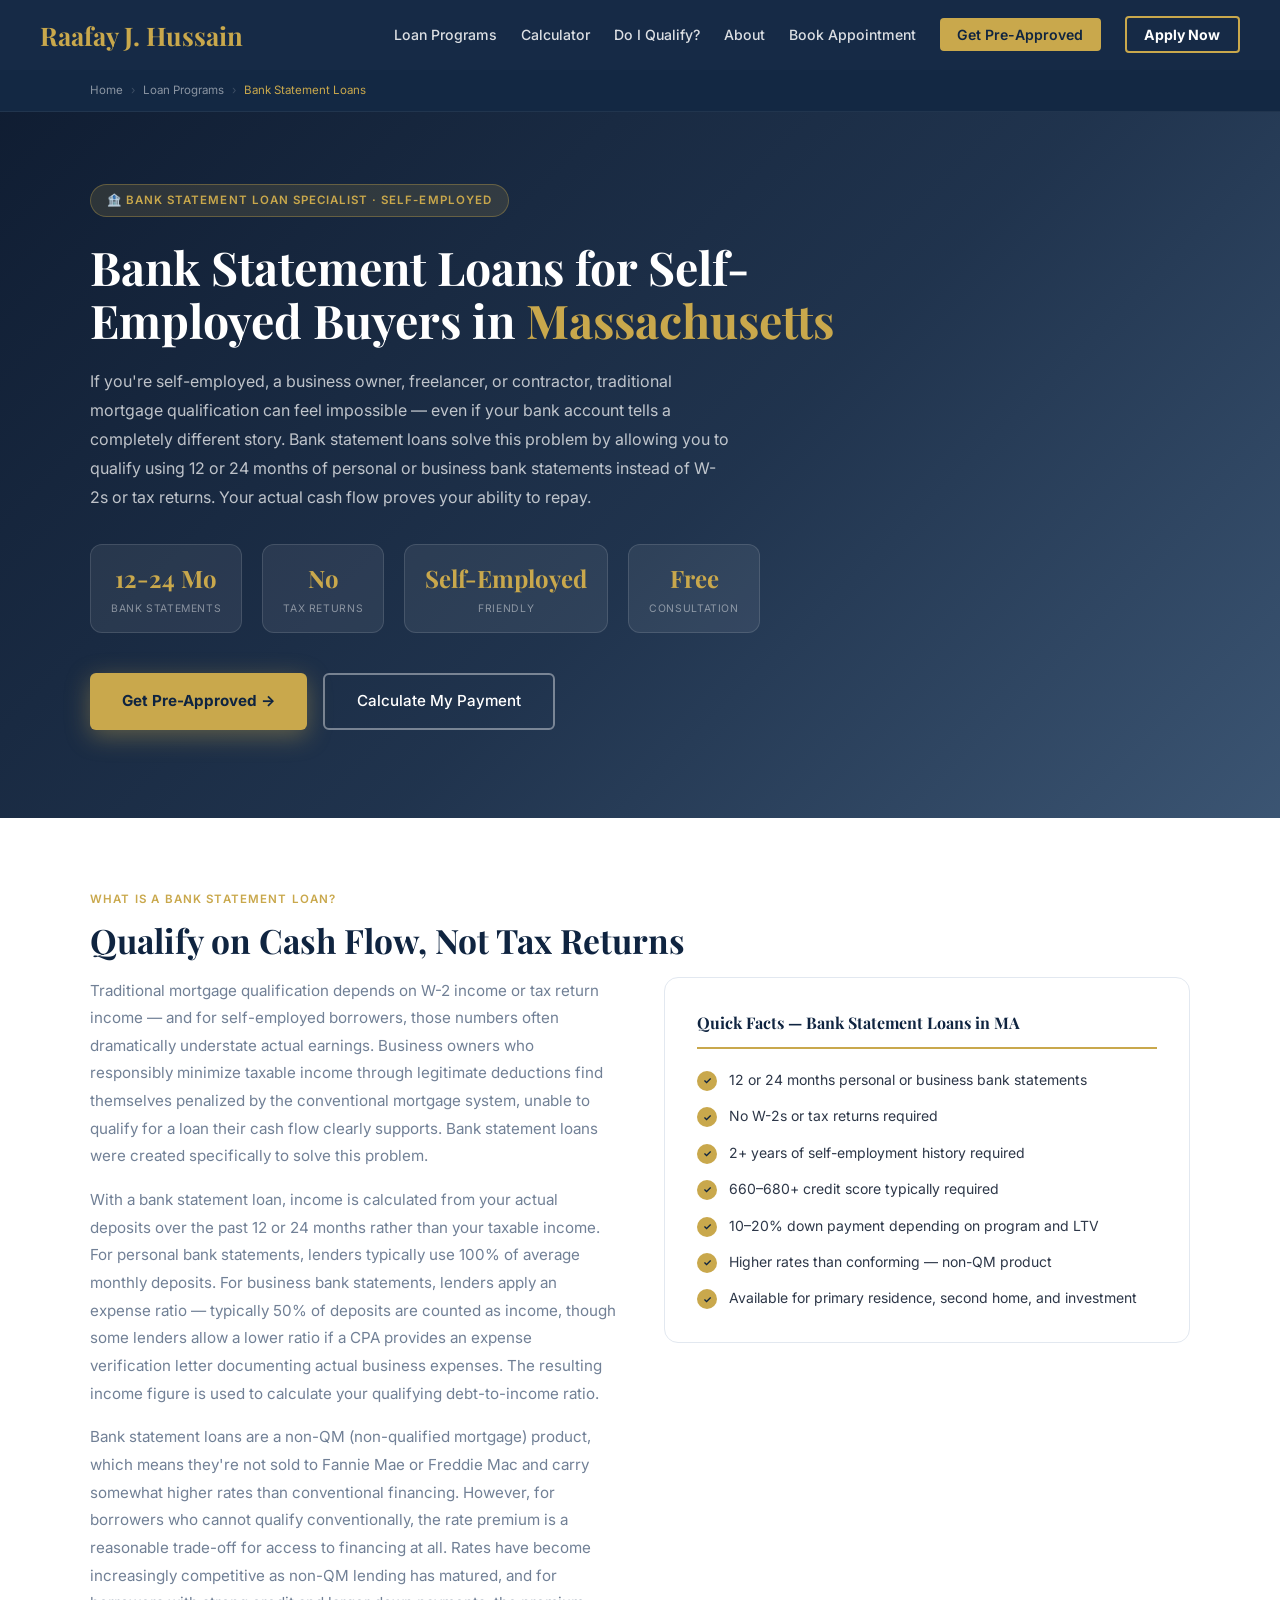
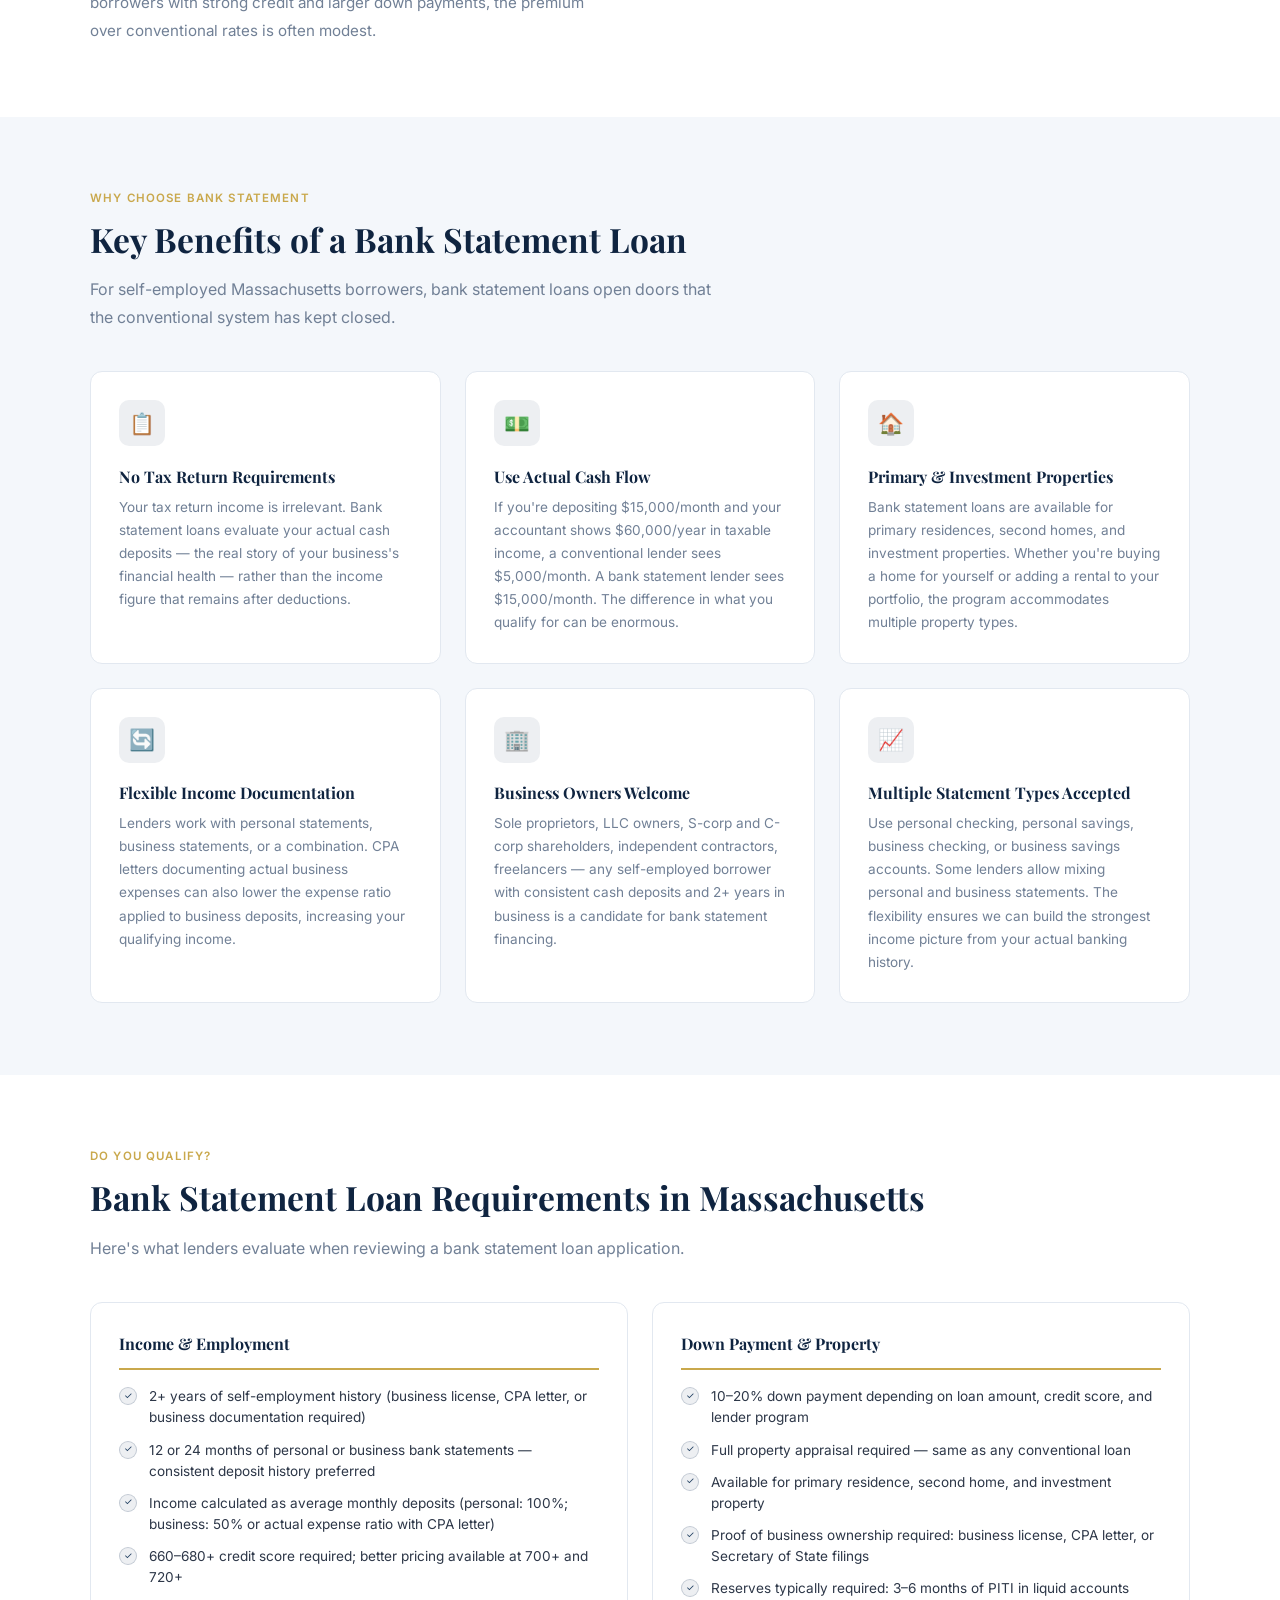
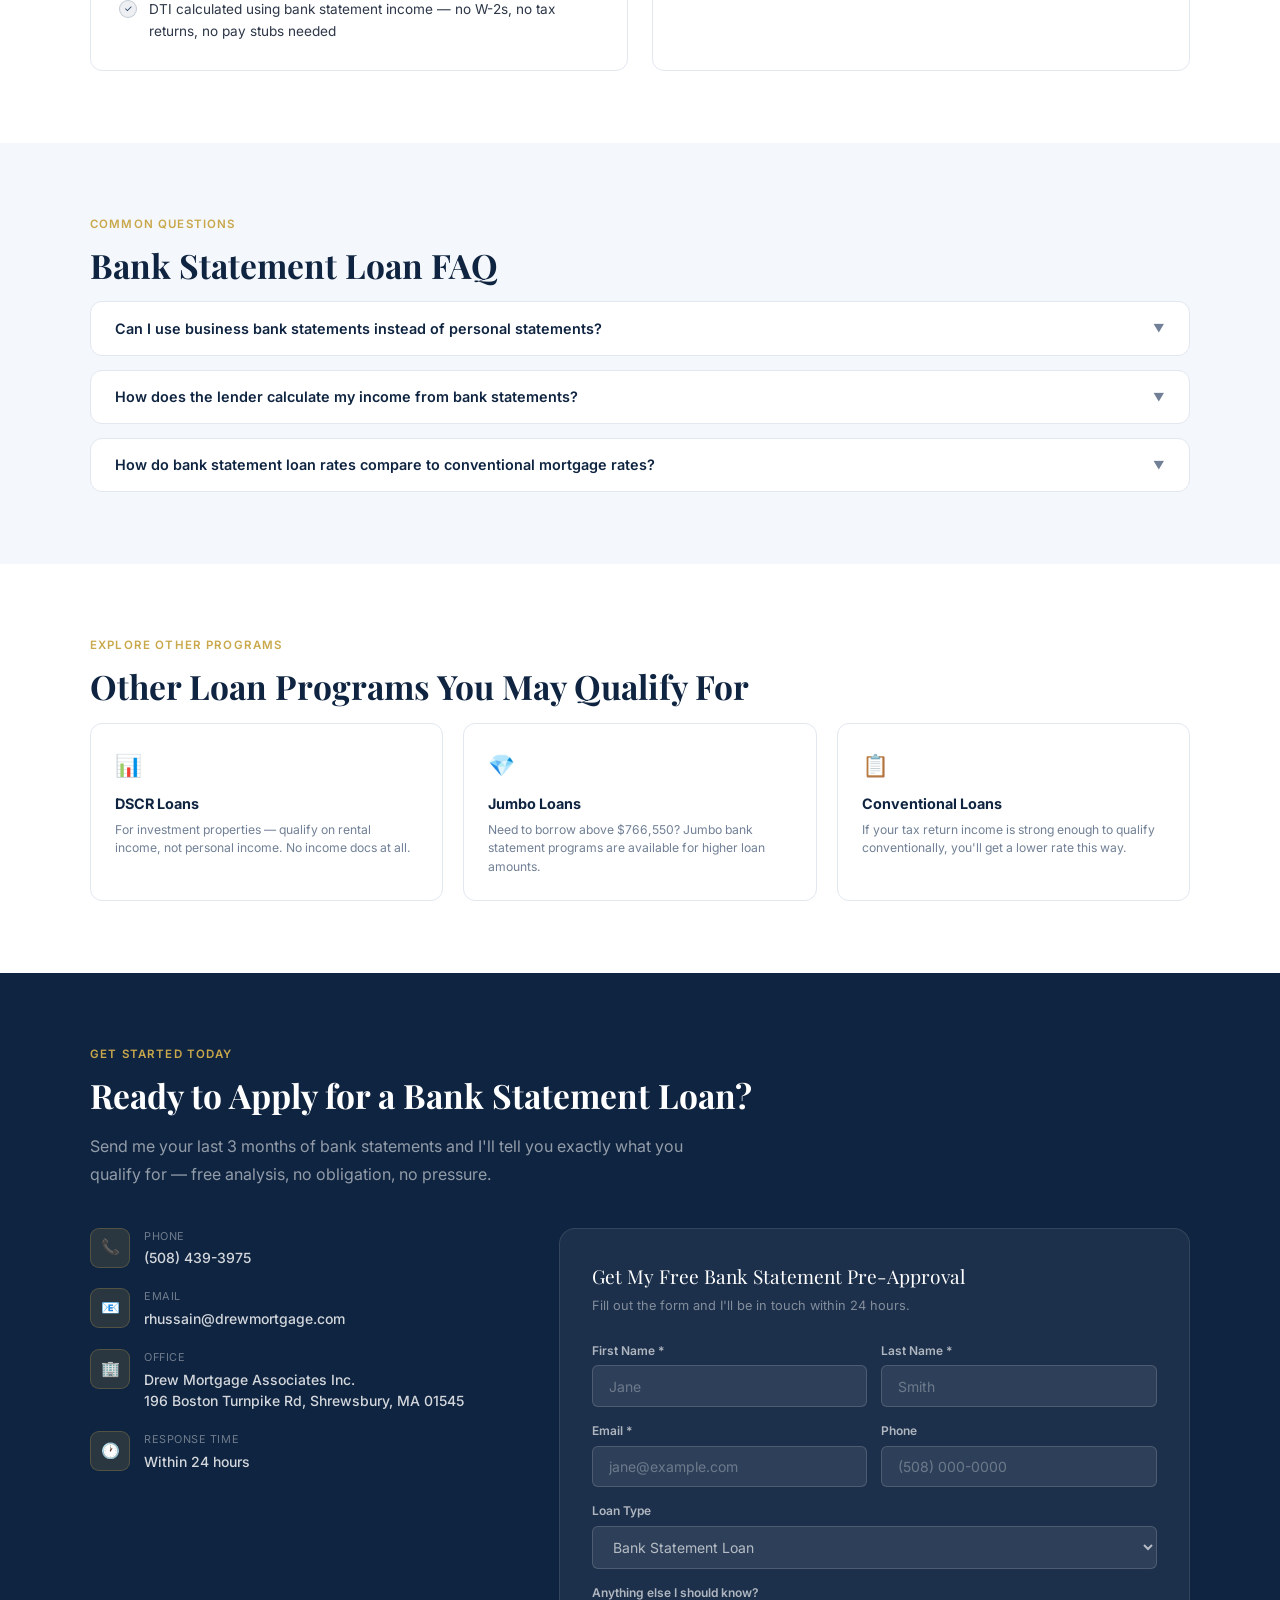
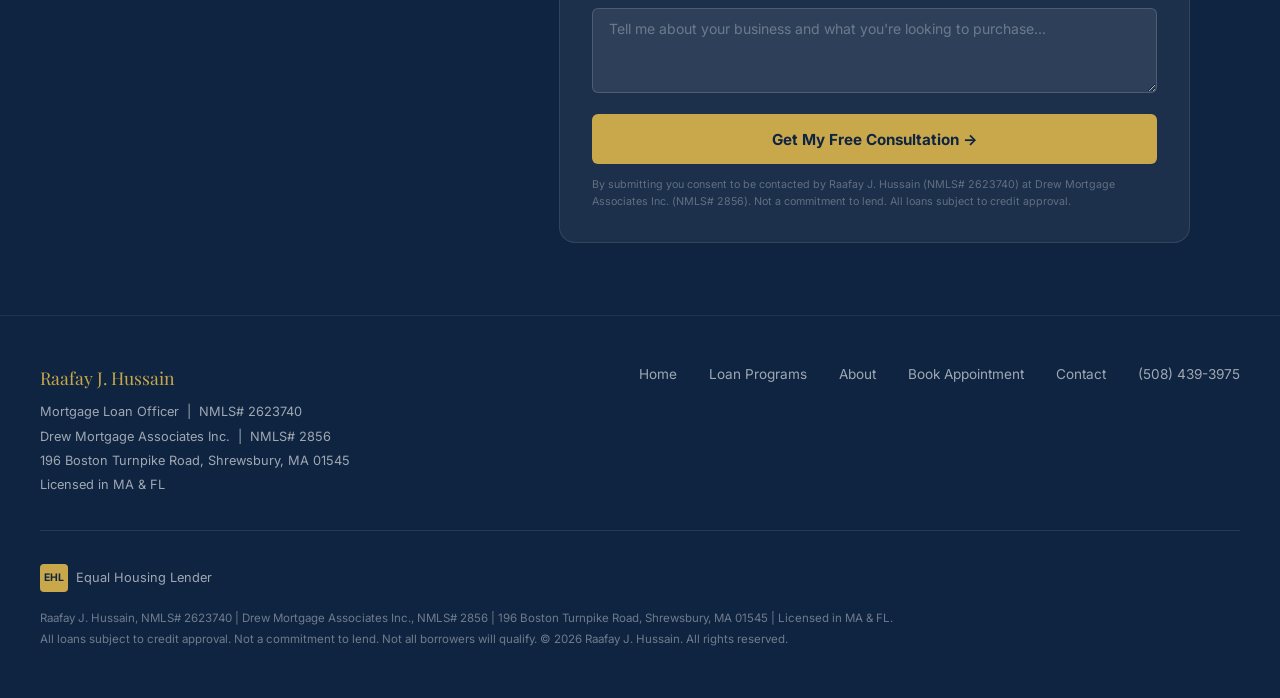
<file: bank-statement-loans.html>
<!DOCTYPE html>
<html lang="en">
<head>
<meta charset="UTF-8">
<meta name="viewport" content="width=device-width, initial-scale=1.0">
<title>Bank Statement Loans in Massachusetts | Self-Employed Mortgage | Raafay J. Hussain</title>
<meta name="description" content="Bank statement mortgage loans for self-employed borrowers in Massachusetts. Qualify using 12-24 months of bank statements instead of tax returns. Raafay J. Hussain (NMLS# 2623740) at Drew Mortgage Associates, Shrewsbury, MA.">
<meta name="keywords" content="bank statement loans Massachusetts, self-employed mortgage MA, bank statement mortgage Shrewsbury, no tax return mortgage MA, non-QM loan Massachusetts, self employed home loan MA">
<link rel="canonical" href="https://rjhmortgage.com/bank-statement-loans.html">
<meta property="og:title" content="Bank Statement Loans in Massachusetts | Raafay J. Hussain">
<meta property="og:description" content="Bank statement mortgage loans for self-employed borrowers in Massachusetts. Qualify on your actual cash flow, not your tax returns. Drew Mortgage Associates, Shrewsbury, MA.">
<meta property="og:url" content="https://rjhmortgage.com/bank-statement-loans.html">
<script type="application/ld+json">{"@context":"https://schema.org","@graph":[{"@type":"BreadcrumbList","itemListElement":[{"@type":"ListItem","position":1,"name":"Home","item":"https://rjhmortgage.com"},{"@type":"ListItem","position":2,"name":"Loan Programs","item":"https://rjhmortgage.com/index.html#services"},{"@type":"ListItem","position":3,"name":"Bank Statement Loans Massachusetts","item":"https://rjhmortgage.com/bank-statement-loans.html"}]},{"@type":"Service","name":"Bank Statement Mortgage Loans in Massachusetts","serviceType":"Bank Statement Mortgage Loan","description":"Non-QM bank statement mortgage loans for self-employed borrowers in Massachusetts — qualify using 12-24 months of personal or business bank statements instead of tax returns.","provider":{"@type":"Person","name":"Raafay J. Hussain","jobTitle":"Mortgage Loan Officer","telephone":"+15084393975"},"areaServed":["Massachusetts","Florida"]}]}</script>
<link href="https://fonts.googleapis.com/css2?family=Playfair+Display:wght@400;600;700&family=Inter:wght@300;400;500;600&display=swap" rel="stylesheet">
<link rel="stylesheet" href="loan-page.css">
</head>
<body>
<nav>
  <div class="nav-inner">
    <a href="index.html" class="nav-logo">Raafay J. Hussain</a>
    <ul class="nav-links">
      <li><a href="loan-programs.html">Loan Programs</a></li>
      <li><a href="index.html#calculator">Calculator</a></li>
      <li><a href="index.html#quiz">Do I Qualify?</a></li>
      <li><a href="index.html#about">About</a></li>
      <li><a href="index.html#appointments">Book Appointment</a></li>
      <li><a href="index.html#contact" class="nav-cta">Get Pre-Approved</a></li>
      <li><a href="https://idp.elliemae.com/authorize?site_id=9111932669&response_type=code&redirect_uri=https%3A%2F%2Fdrewmortgage.mymortgage-online.com%2Fborrower-app%2Flogin%2F%3Flar%3Damohamed%26workFlowId%3D50152%26dest%3D%2Floan-app%2F%26guestuser%3D1%26siteId%3D9111932669&client_id=srtrz0d2&scope=ccbp%20cc&instance_id=be11171033&logo_url=https%3A%2F%2Fstore.asset.ecc.mortgagetech.ice.com%2Fd2a927b6-b5a4-45aa-b0df-c8dc6c5ccf44&logo_url_href=https%3A%2F%2Fwww.drewmortgage.com%2F&logo_alt_text=Logo&bust=90&apiBaseUrl=https://api.elliemae.com" target="_blank" class="nav-apply">Apply Now</a></li>
    </ul>
    <button class="hamburger" id="hamburger" onclick="toggleMenu()" aria-label="Menu"><span></span><span></span><span></span></button>
  </div>
</nav>
<div class="mobile-menu" id="mobileMenu">
  <a href="loan-programs.html" onclick="closeMenu()">Loan Programs</a>
  <a href="index.html#calculator" onclick="closeMenu()">Calculator</a>
  <a href="index.html#quiz" onclick="closeMenu()">Do I Qualify?</a>
  <a href="index.html#about" onclick="closeMenu()">About</a>
  <a href="index.html#appointments" onclick="closeMenu()">Book Appointment</a>
  <a href="index.html#contact" onclick="closeMenu()">Contact</a>
  <a href="tel:5084393975" onclick="closeMenu()">&#128222; (508) 439-3975</a>
  <a href="https://idp.elliemae.com/authorize?site_id=9111932669&response_type=code&redirect_uri=https%3A%2F%2Fdrewmortgage.mymortgage-online.com%2Fborrower-app%2Flogin%2F%3Flar%3Damohamed%26workFlowId%3D50152%26dest%3D%2Floan-app%2F%26guestuser%3D1%26siteId%3D9111932669&client_id=srtrz0d2&scope=ccbp%20cc&instance_id=be11171033&logo_url=https%3A%2F%2Fstore.asset.ecc.mortgagetech.ice.com%2Fd2a927b6-b5a4-45aa-b0df-c8dc6c5ccf44&logo_url_href=https%3A%2F%2Fwww.drewmortgage.com%2F&logo_alt_text=Logo&bust=90&apiBaseUrl=https://api.elliemae.com" target="_blank" class="mobile-menu-apply" onclick="closeMenu()">Apply Now</a>
</div>

<div class="breadcrumb">
  <div class="breadcrumb-inner">
    <a href="index.html">Home</a><span class="breadcrumb-sep">›</span>
    <a href="loan-programs.html">Loan Programs</a><span class="breadcrumb-sep">›</span>
    <span class="breadcrumb-current">Bank Statement Loans</span>
  </div>
</div>

<div class="loan-hero">
  <div class="loan-hero-inner">
    <div class="loan-eyebrow">&#127974; Bank Statement Loan Specialist · Self-Employed</div>
    <h1>Bank Statement Loans for Self-Employed Buyers in <span class="accent">Massachusetts</span></h1>
    <p class="loan-hero-body">If you're self-employed, a business owner, freelancer, or contractor, traditional mortgage qualification can feel impossible — even if your bank account tells a completely different story. Bank statement loans solve this problem by allowing you to qualify using 12 or 24 months of personal or business bank statements instead of W-2s or tax returns. Your actual cash flow proves your ability to repay.</p>
    <div class="loan-stats">
      <div class="loan-stat"><div class="loan-stat-value">12-24 Mo</div><div class="loan-stat-label">Bank Statements</div></div>
      <div class="loan-stat"><div class="loan-stat-value">No</div><div class="loan-stat-label">Tax Returns</div></div>
      <div class="loan-stat"><div class="loan-stat-value">Self-Employed</div><div class="loan-stat-label">Friendly</div></div>
      <div class="loan-stat"><div class="loan-stat-value">Free</div><div class="loan-stat-label">Consultation</div></div>
    </div>
    <div class="loan-hero-btns">
      <a href="#contact" class="btn-gold">Get Pre-Approved &#8594;</a>
      <a href="index.html#calculator" class="btn-ghost">Calculate My Payment</a>
    </div>
  </div>
</div>

<section>
  <div class="section-inner">
    <div class="section-tag">What Is a Bank Statement Loan?</div>
    <h2 class="section-title">Qualify on Cash Flow, Not Tax Returns</h2>
    <div class="overview-grid">
      <div class="overview-text">
        <p>Traditional mortgage qualification depends on W-2 income or tax return income — and for self-employed borrowers, those numbers often dramatically understate actual earnings. Business owners who responsibly minimize taxable income through legitimate deductions find themselves penalized by the conventional mortgage system, unable to qualify for a loan their cash flow clearly supports. Bank statement loans were created specifically to solve this problem.</p>
        <p>With a bank statement loan, income is calculated from your actual deposits over the past 12 or 24 months rather than your taxable income. For personal bank statements, lenders typically use 100% of average monthly deposits. For business bank statements, lenders apply an expense ratio — typically 50% of deposits are counted as income, though some lenders allow a lower ratio if a CPA provides an expense verification letter documenting actual business expenses. The resulting income figure is used to calculate your qualifying debt-to-income ratio.</p>
        <p>Bank statement loans are a non-QM (non-qualified mortgage) product, which means they're not sold to Fannie Mae or Freddie Mac and carry somewhat higher rates than conventional financing. However, for borrowers who cannot qualify conventionally, the rate premium is a reasonable trade-off for access to financing at all. Rates have become increasingly competitive as non-QM lending has matured, and for borrowers with strong credit and larger down payments, the premium over conventional rates is often modest.</p>
      </div>
      <div class="overview-box">
        <div class="overview-box-title">Quick Facts — Bank Statement Loans in MA</div>
        <div class="highlight-row"><div class="hl-dot">&#10003;</div><div class="hl-text">12 or 24 months personal or business bank statements</div></div>
        <div class="highlight-row"><div class="hl-dot">&#10003;</div><div class="hl-text">No W-2s or tax returns required</div></div>
        <div class="highlight-row"><div class="hl-dot">&#10003;</div><div class="hl-text">2+ years of self-employment history required</div></div>
        <div class="highlight-row"><div class="hl-dot">&#10003;</div><div class="hl-text">660–680+ credit score typically required</div></div>
        <div class="highlight-row"><div class="hl-dot">&#10003;</div><div class="hl-text">10–20% down payment depending on program and LTV</div></div>
        <div class="highlight-row"><div class="hl-dot">&#10003;</div><div class="hl-text">Higher rates than conforming — non-QM product</div></div>
        <div class="highlight-row"><div class="hl-dot">&#10003;</div><div class="hl-text">Available for primary residence, second home, and investment</div></div>
      </div>
    </div>
  </div>
</section>

<section class="bg-light">
  <div class="section-inner">
    <div class="section-tag">Why Choose Bank Statement</div>
    <h2 class="section-title">Key Benefits of a Bank Statement Loan</h2>
    <p class="section-subtitle">For self-employed Massachusetts borrowers, bank statement loans open doors that the conventional system has kept closed.</p>
    <div class="benefits-grid">
      <div class="benefit-card"><div class="benefit-icon">&#128203;</div><div class="benefit-title">No Tax Return Requirements</div><p class="benefit-desc">Your tax return income is irrelevant. Bank statement loans evaluate your actual cash deposits — the real story of your business's financial health — rather than the income figure that remains after deductions.</p></div>
      <div class="benefit-card"><div class="benefit-icon">&#128181;</div><div class="benefit-title">Use Actual Cash Flow</div><p class="benefit-desc">If you're depositing $15,000/month and your accountant shows $60,000/year in taxable income, a conventional lender sees $5,000/month. A bank statement lender sees $15,000/month. The difference in what you qualify for can be enormous.</p></div>
      <div class="benefit-card"><div class="benefit-icon">&#127968;</div><div class="benefit-title">Primary &amp; Investment Properties</div><p class="benefit-desc">Bank statement loans are available for primary residences, second homes, and investment properties. Whether you're buying a home for yourself or adding a rental to your portfolio, the program accommodates multiple property types.</p></div>
      <div class="benefit-card"><div class="benefit-icon">&#128260;</div><div class="benefit-title">Flexible Income Documentation</div><p class="benefit-desc">Lenders work with personal statements, business statements, or a combination. CPA letters documenting actual business expenses can also lower the expense ratio applied to business deposits, increasing your qualifying income.</p></div>
      <div class="benefit-card"><div class="benefit-icon">&#127970;</div><div class="benefit-title">Business Owners Welcome</div><p class="benefit-desc">Sole proprietors, LLC owners, S-corp and C-corp shareholders, independent contractors, freelancers — any self-employed borrower with consistent cash deposits and 2+ years in business is a candidate for bank statement financing.</p></div>
      <div class="benefit-card"><div class="benefit-icon">&#128200;</div><div class="benefit-title">Multiple Statement Types Accepted</div><p class="benefit-desc">Use personal checking, personal savings, business checking, or business savings accounts. Some lenders allow mixing personal and business statements. The flexibility ensures we can build the strongest income picture from your actual banking history.</p></div>
    </div>
  </div>
</section>

<section>
  <div class="section-inner">
    <div class="section-tag">Do You Qualify?</div>
    <h2 class="section-title">Bank Statement Loan Requirements in Massachusetts</h2>
    <p class="section-subtitle">Here's what lenders evaluate when reviewing a bank statement loan application.</p>
    <div class="req-grid">
      <div class="req-card">
        <div class="req-card-title">Income &amp; Employment</div>
        <ul class="req-list">
          <li><span class="req-check">&#10003;</span><span>2+ years of self-employment history (business license, CPA letter, or business documentation required)</span></li>
          <li><span class="req-check">&#10003;</span><span>12 or 24 months of personal or business bank statements — consistent deposit history preferred</span></li>
          <li><span class="req-check">&#10003;</span><span>Income calculated as average monthly deposits (personal: 100%; business: 50% or actual expense ratio with CPA letter)</span></li>
          <li><span class="req-check">&#10003;</span><span>660–680+ credit score required; better pricing available at 700+ and 720+</span></li>
          <li><span class="req-check">&#10003;</span><span>DTI calculated using bank statement income — no W-2s, no tax returns, no pay stubs needed</span></li>
        </ul>
      </div>
      <div class="req-card">
        <div class="req-card-title">Down Payment &amp; Property</div>
        <ul class="req-list">
          <li><span class="req-check">&#10003;</span><span>10–20% down payment depending on loan amount, credit score, and lender program</span></li>
          <li><span class="req-check">&#10003;</span><span>Full property appraisal required — same as any conventional loan</span></li>
          <li><span class="req-check">&#10003;</span><span>Available for primary residence, second home, and investment property</span></li>
          <li><span class="req-check">&#10003;</span><span>Proof of business ownership required: business license, CPA letter, or Secretary of State filings</span></li>
          <li><span class="req-check">&#10003;</span><span>Reserves typically required: 3–6 months of PITI in liquid accounts</span></li>
        </ul>
      </div>
    </div>
  </div>
</section>

<section class="bg-light">
  <div class="section-inner">
    <div class="section-tag">Common Questions</div>
    <h2 class="section-title">Bank Statement Loan FAQ</h2>
    <div class="faq-list">
      <div class="faq-item"><button class="faq-q">Can I use business bank statements instead of personal statements? <span class="faq-chevron">&#9660;</span></button><div class="faq-a">Yes — most bank statement loan programs accept business bank statements, personal bank statements, or both. The difference is in how income is calculated. With personal statements, lenders typically count 100% of average monthly deposits as income. With business statements, lenders apply an expense ratio — commonly 50% of deposits — to account for business operating expenses. However, if your accountant provides a CPA letter documenting that your actual business expense ratio is lower (say, 30%), many lenders will use that lower ratio instead, which increases your qualifying income. Using business statements can actually result in higher qualifying income for businesses with lean expense structures.</div></div>
      <div class="faq-item"><button class="faq-q">How does the lender calculate my income from bank statements? <span class="faq-chevron">&#9660;</span></button><div class="faq-a">The lender adds up all qualifying deposits over the statement period (12 or 24 months), then divides by the number of months to get your average monthly income. For personal statements, the gross deposit average is typically used (100%). For business statements, the expense ratio is applied first. For example: if your business deposits average $20,000/month and the lender uses a 50% expense ratio, your qualifying income is $10,000/month. The lender then uses that monthly income figure to calculate your debt-to-income ratio against your proposed mortgage payment and other debts. Large, irregular deposits (loan proceeds, transfers between accounts, insurance settlements) are typically backed out and not counted as income.</div></div>
      <div class="faq-item"><button class="faq-q">How do bank statement loan rates compare to conventional mortgage rates? <span class="faq-chevron">&#9660;</span></button><div class="faq-a">Bank statement loans are non-QM products and typically carry rates 0.5%–1.5% higher than comparable conventional loans, depending on credit score, LTV, and the specific lender. For a borrower with a 720+ credit score and 20% down, the premium over conventional might be 0.5%–0.75%. For lower credit or higher LTV scenarios, the premium is larger. It's worth putting that rate premium in perspective: if a bank statement loan is the only way to qualify for the home you want, the rate difference is the cost of access — and many borrowers find they can refinance into a conventional loan within a few years if their circumstances change or if they choose to file taxes differently going forward. I'll be transparent about the full cost comparison so you can make an informed decision.</div></div>
    </div>
  </div>
</section>

<section>
  <div class="section-inner">
    <div class="section-tag">Explore Other Programs</div>
    <h2 class="section-title">Other Loan Programs You May Qualify For</h2>
    <div class="related-grid">
      <a href="dscr-loans.html" class="related-card"><div class="related-icon">&#128202;</div><div class="related-name">DSCR Loans</div><div class="related-desc">For investment properties — qualify on rental income, not personal income. No income docs at all.</div></a>
      <a href="jumbo-loans.html" class="related-card"><div class="related-icon">&#128142;</div><div class="related-name">Jumbo Loans</div><div class="related-desc">Need to borrow above $766,550? Jumbo bank statement programs are available for higher loan amounts.</div></a>
      <a href="conventional-loans.html" class="related-card"><div class="related-icon">&#128203;</div><div class="related-name">Conventional Loans</div><div class="related-desc">If your tax return income is strong enough to qualify conventionally, you'll get a lower rate this way.</div></a>
    </div>
  </div>
</section>

<section class="cta-section" id="contact">
  <div class="section-inner">
    <div class="section-tag">Get Started Today</div>
    <h2 class="section-title">Ready to Apply for a Bank Statement Loan?</h2>
    <p class="section-subtitle">Send me your last 3 months of bank statements and I'll tell you exactly what you qualify for — free analysis, no obligation, no pressure.</p>
    <div class="cta-grid">
      <div>
        <div class="cta-info-item"><div class="cta-info-icon">&#128222;</div><div><div class="cta-info-label">Phone</div><a href="tel:5084393975" class="cta-info-value">(508) 439-3975</a></div></div>
        <div class="cta-info-item"><div class="cta-info-icon">&#128231;</div><div><div class="cta-info-label">Email</div><a href="mailto:rhussain@drewmortgage.com" class="cta-info-value">rhussain@drewmortgage.com</a></div></div>
        <div class="cta-info-item"><div class="cta-info-icon">&#127970;</div><div><div class="cta-info-label">Office</div><span class="cta-info-value">Drew Mortgage Associates Inc.<br>196 Boston Turnpike Rd, Shrewsbury, MA 01545</span></div></div>
        <div class="cta-info-item"><div class="cta-info-icon">&#128336;</div><div><div class="cta-info-label">Response Time</div><span class="cta-info-value">Within 24 hours</span></div></div>
      </div>
      <div class="cta-form-wrap">
        <div class="cta-form-title">Get My Free Bank Statement Pre-Approval</div>
        <div class="cta-form-sub">Fill out the form and I'll be in touch within 24 hours.</div>
        <form onsubmit="handleContact(event)">
          <div class="form-row">
            <div class="form-group"><label>First Name *</label><input type="text" name="firstName" placeholder="Jane" required></div>
            <div class="form-group"><label>Last Name *</label><input type="text" name="lastName" placeholder="Smith" required></div>
          </div>
          <div class="form-row">
            <div class="form-group"><label>Email *</label><input type="email" name="email" placeholder="jane@example.com" required></div>
            <div class="form-group"><label>Phone</label><input type="tel" name="phone" placeholder="(508) 000-0000"></div>
          </div>
          <div class="form-group"><label>Loan Type</label>
            <select name="loanType"><option value="Bank Statement Loan" selected>Bank Statement Loan</option><option value="DSCR Loan">DSCR Loan</option><option value="Jumbo Loan">Jumbo Loan</option><option value="Conventional">Conventional</option><option value="Not Sure">Not Sure</option></select>
          </div>
          <div class="form-group"><label>Anything else I should know?</label><textarea name="message" placeholder="Tell me about your business and what you're looking to purchase..."></textarea></div>
          <button type="submit" class="form-submit">Get My Free Consultation &#8594;</button>
          <p class="form-disclaimer">By submitting you consent to be contacted by Raafay J. Hussain (NMLS# 2623740) at Drew Mortgage Associates Inc. (NMLS# 2856). Not a commitment to lend. All loans subject to credit approval.</p>
        </form>
      </div>
    </div>
  </div>
</section>

<footer>
  <div class="footer-inner">
    <div class="footer-top">
      <div><div class="footer-brand">Raafay J. Hussain</div><div class="footer-nmls">Mortgage Loan Officer &nbsp;|&nbsp; NMLS# 2623740<br>Drew Mortgage Associates Inc. &nbsp;|&nbsp; NMLS# 2856<br>196 Boston Turnpike Road, Shrewsbury, MA 01545<br>Licensed in MA &amp; FL</div></div>
      <div class="footer-links"><a href="index.html">Home</a><a href="loan-programs.html">Loan Programs</a><a href="index.html#about">About</a><a href="index.html#appointments">Book Appointment</a><a href="index.html#contact">Contact</a><a href="tel:5084393975">(508) 439-3975</a></div>
    </div>
    <div class="equal-housing"><div class="equal-housing-icon">EHL</div>Equal Housing Lender</div>
    <p class="footer-compliance">Raafay J. Hussain, NMLS# 2623740 | Drew Mortgage Associates Inc., NMLS# 2856 | 196 Boston Turnpike Road, Shrewsbury, MA 01545 | Licensed in MA &amp; FL.<br>All loans subject to credit approval. Not a commitment to lend. Not all borrowers will qualify. &copy; 2026 Raafay J. Hussain. All rights reserved.</p>
  </div>
</footer>

<script>
function toggleMenu(){document.getElementById('mobileMenu').classList.toggle('open');document.getElementById('hamburger').classList.toggle('open')}
function closeMenu(){document.getElementById('mobileMenu').classList.remove('open');document.getElementById('hamburger').classList.remove('open')}
document.addEventListener('click',function(e){const m=document.getElementById('mobileMenu'),b=document.getElementById('hamburger');if(m.classList.contains('open')&&!m.contains(e.target)&&!b.contains(e.target))closeMenu()});
document.querySelectorAll('.faq-q').forEach(btn=>{btn.addEventListener('click',()=>{const item=btn.closest('.faq-item'),isOpen=item.classList.contains('open');document.querySelectorAll('.faq-item').forEach(i=>i.classList.remove('open'));if(!isOpen)item.classList.add('open')})});
async function handleContact(e){e.preventDefault();const form=e.target,btn=form.querySelector('.form-submit');btn.textContent='Submitting...';btn.disabled=true;const g=n=>form.elements[n]?form.elements[n].value.trim():'';const fields=[{name:'firstname',value:g('firstName')},{name:'lastname',value:g('lastName')},{name:'email',value:g('email')},{name:'phone',value:g('phone')},{name:'loan_type',value:g('loanType')},{name:'message',value:g('message')}].filter(f=>f.value!=='');try{const res=await fetch('https://api.hsforms.com/submissions/v3/integration/submit/245340064/bd7ac999-988e-4e22-9c3f-7e68c446721b',{method:'POST',headers:{'Content-Type':'application/json'},body:JSON.stringify({submittedAt:Date.now(),fields,context:{pageUri:window.location.href,pageName:document.title}})});if(res.ok){btn.textContent='✓ Submitted! I\'ll be in touch within 24 hours.';btn.style.background='#276749';form.reset();setTimeout(()=>{btn.textContent='Get My Free Consultation →';btn.style.background='';btn.disabled=false},6000)}else throw new Error()}catch{btn.textContent='Something went wrong — call (508) 439-3975';btn.style.background='#c53030';btn.disabled=false;setTimeout(()=>{btn.textContent='Get My Free Consultation →';btn.style.background=''},5000)}}
</script>
</body>
</html>
</file>
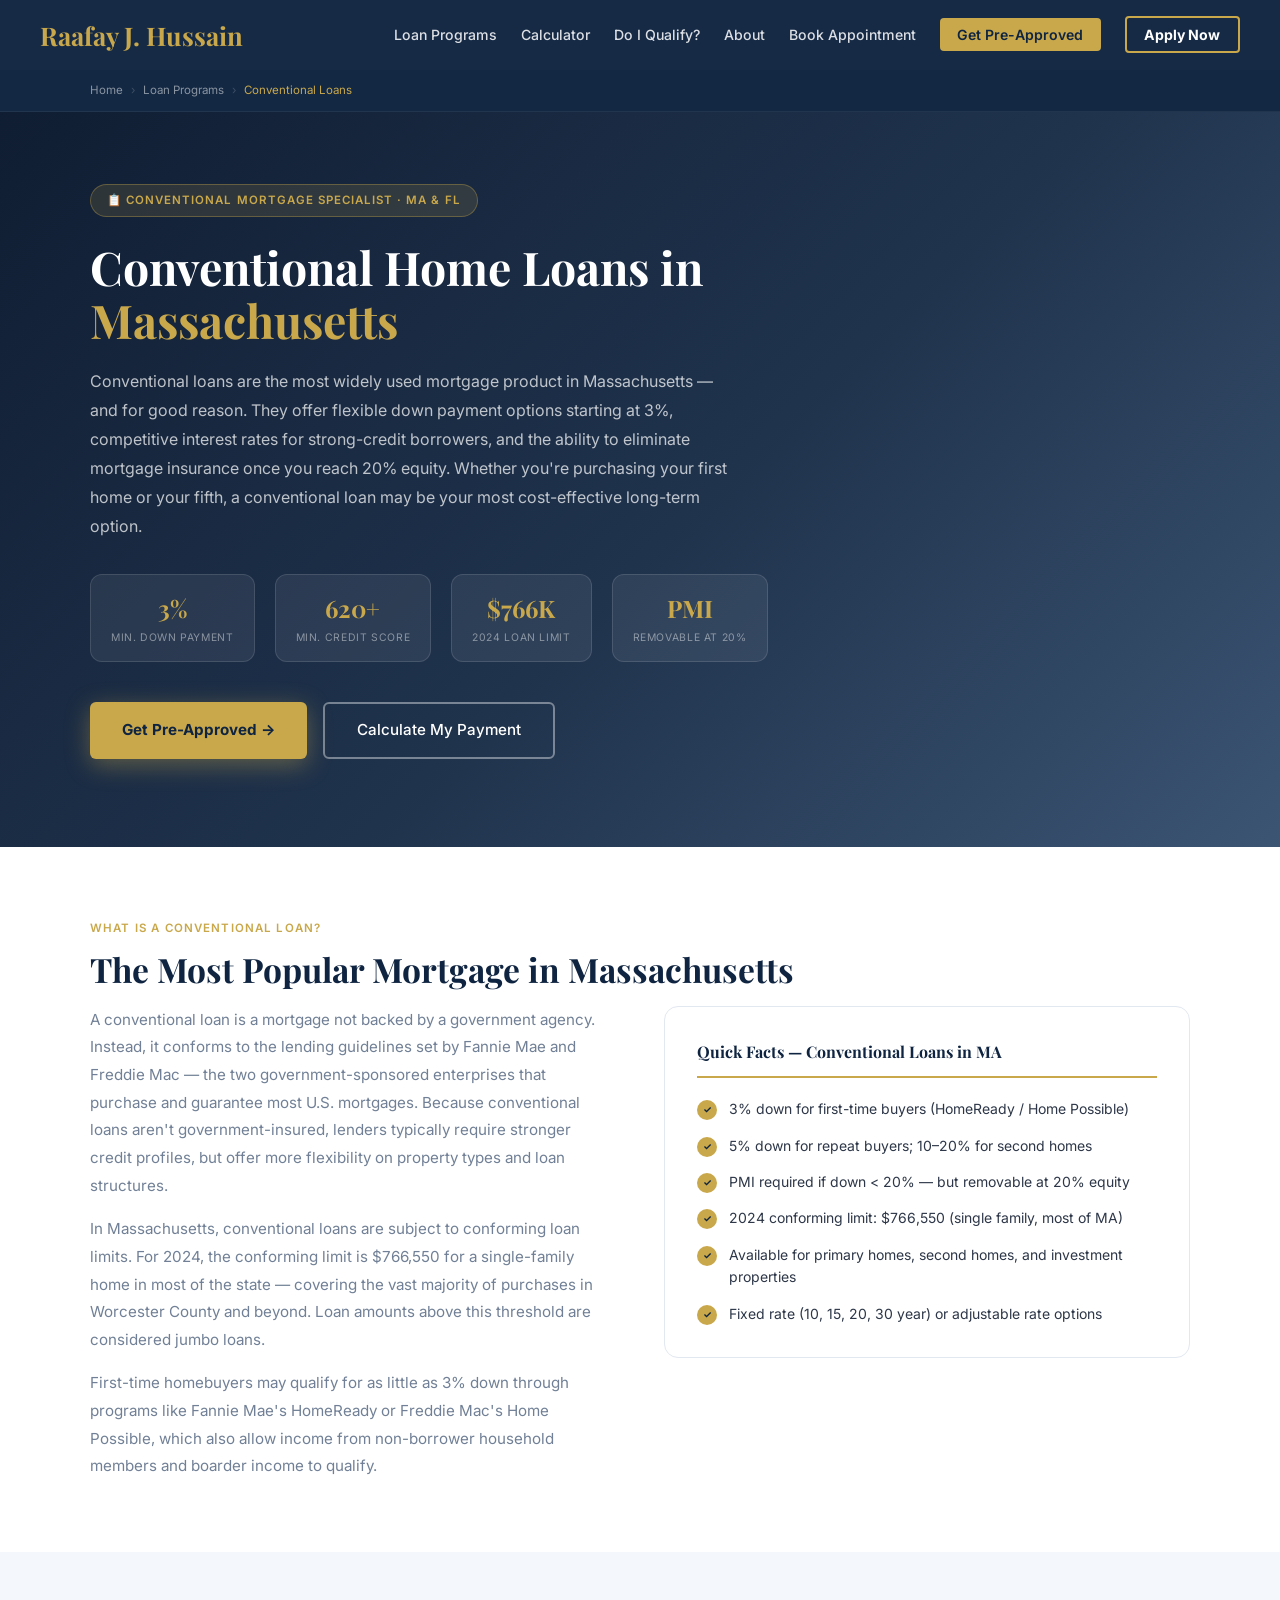
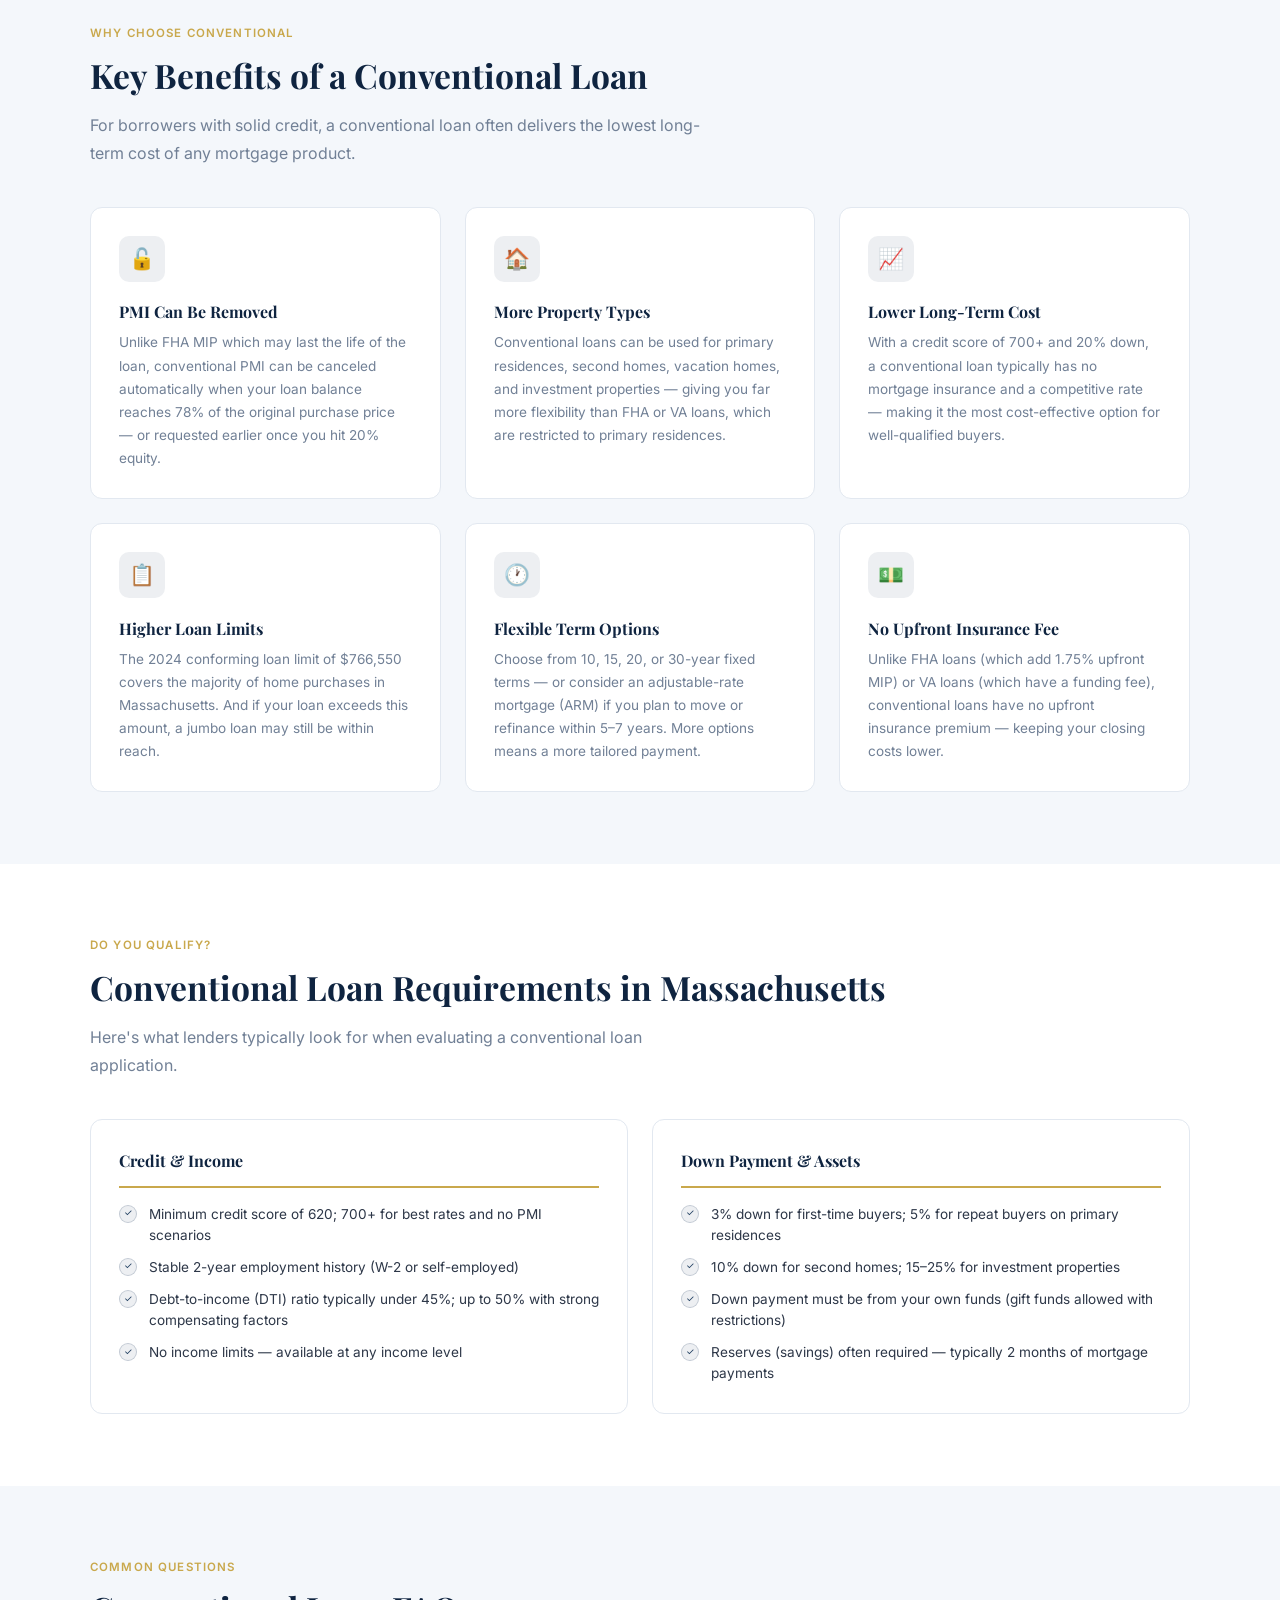
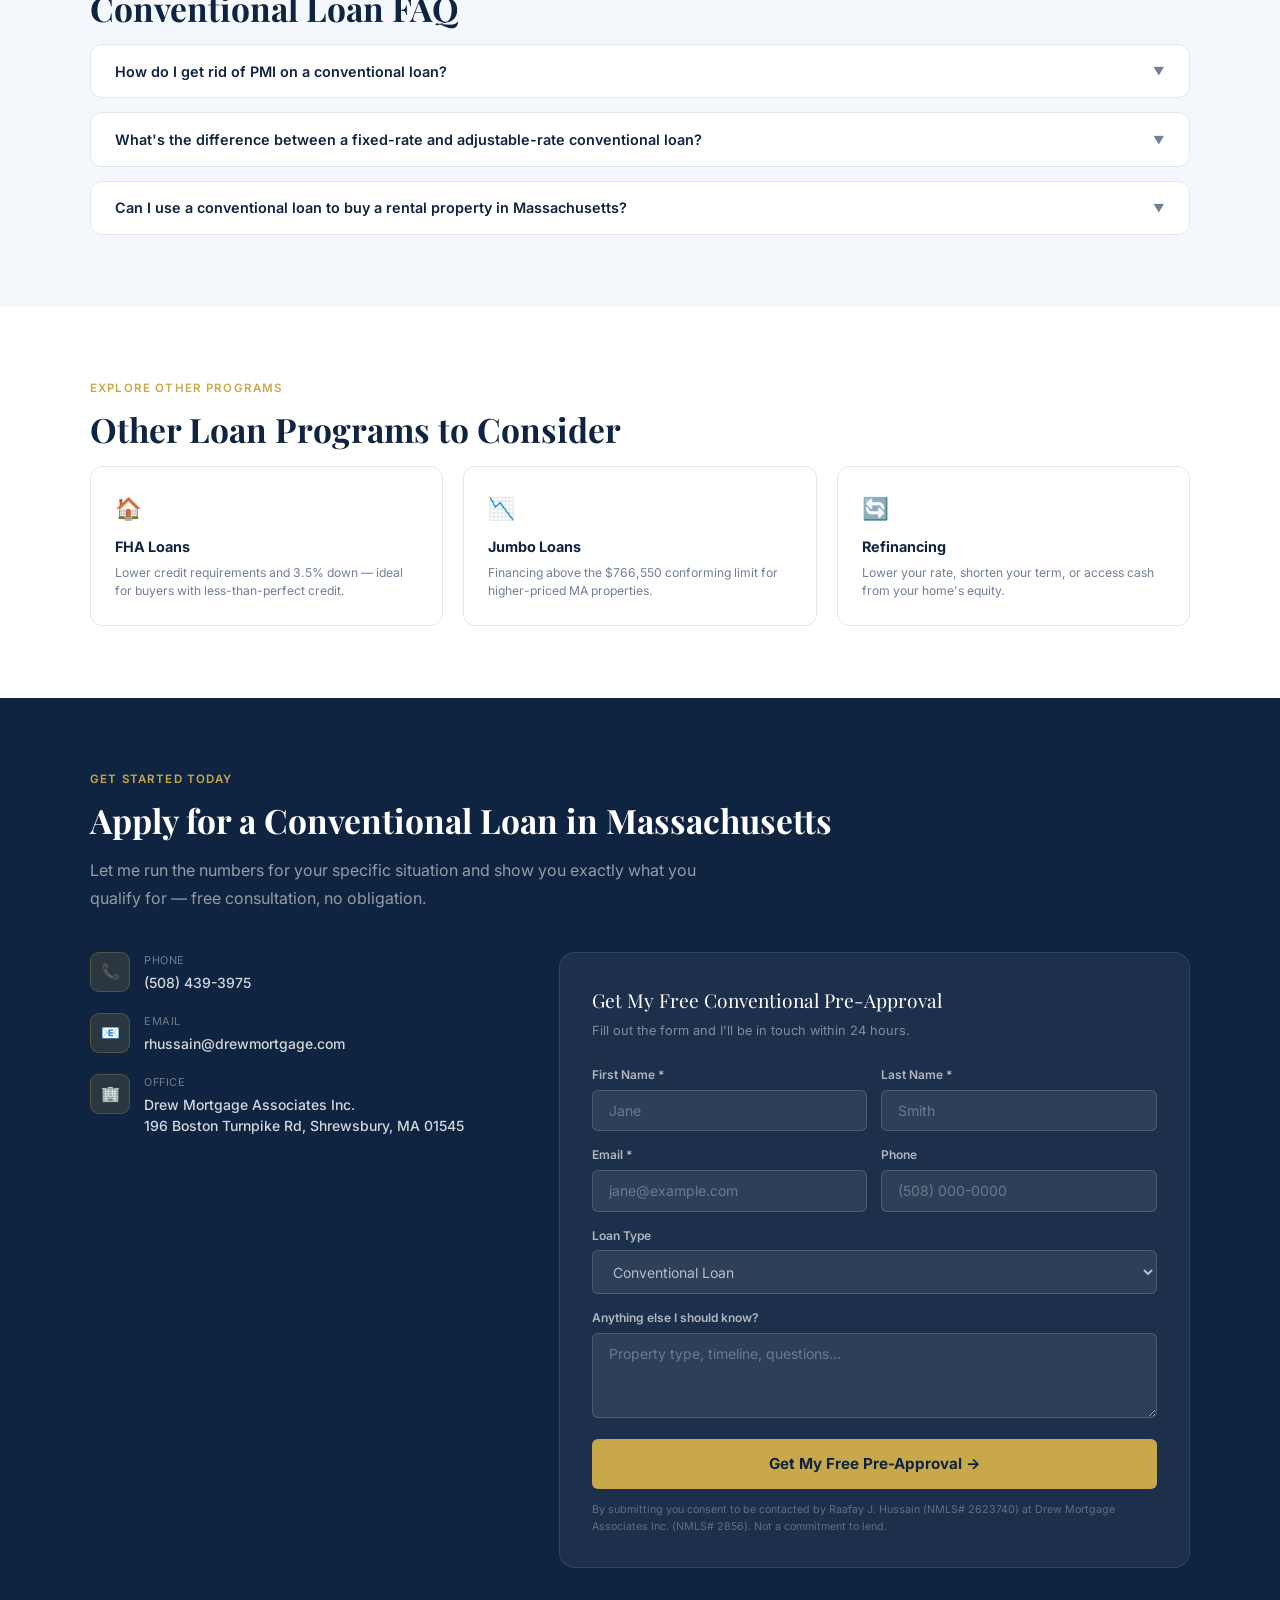
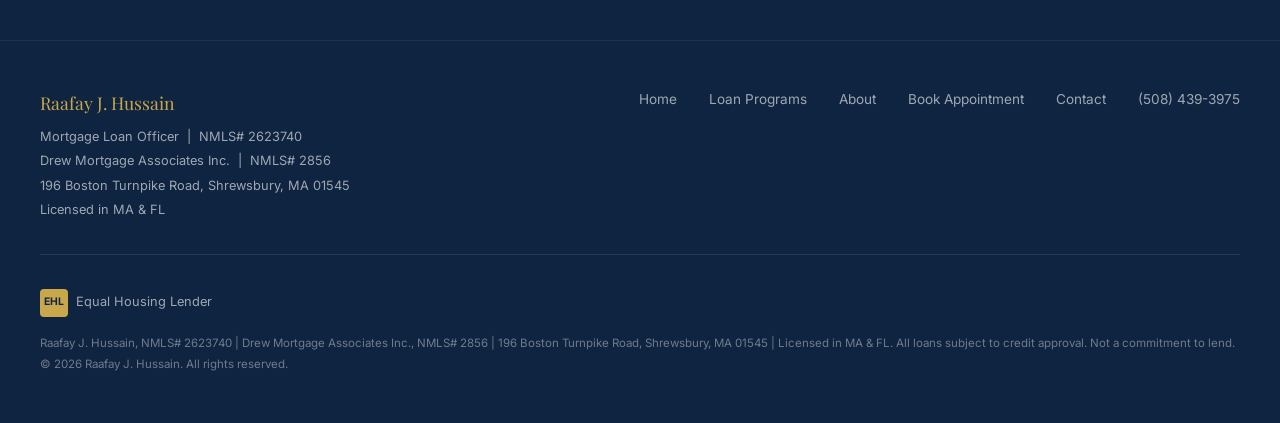
<file: conventional-loans.html>
<!DOCTYPE html>
<html lang="en">
<head>
<meta charset="UTF-8"><meta name="viewport" content="width=device-width, initial-scale=1.0">
<title>Conventional Loans in Massachusetts | Raafay J. Hussain – Drew Mortgage</title>
<meta name="description" content="Conventional mortgage loans in Massachusetts with as little as 3% down. Raafay J. Hussain (NMLS# 2623740) at Drew Mortgage Associates helps buyers in Shrewsbury, Worcester County, and across MA secure conventional financing.">
<meta name="keywords" content="conventional loans Massachusetts, conventional mortgage MA, conventional home loan Shrewsbury, conforming loan MA, conventional mortgage Worcester County">
<link rel="canonical" href="https://rjhmortgage.com/conventional-loans.html">
<script type="application/ld+json">{"@context":"https://schema.org","@graph":[{"@type":"BreadcrumbList","itemListElement":[{"@type":"ListItem","position":1,"name":"Home","item":"https://rjhmortgage.com"},{"@type":"ListItem","position":2,"name":"Conventional Loans Massachusetts","item":"https://rjhmortgage.com/conventional-loans.html"}]},{"@type":"Service","name":"Conventional Mortgage Loans in Massachusetts","serviceType":"Conventional Mortgage","description":"Conventional home loans in Massachusetts backed by Fannie Mae and Freddie Mac — flexible terms, PMI removal, and competitive rates.","provider":{"@type":"Person","name":"Raafay J. Hussain","jobTitle":"Mortgage Loan Officer","telephone":"+15084393975"},"areaServed":["Massachusetts","Florida"]}]}</script>
<link href="https://fonts.googleapis.com/css2?family=Playfair+Display:wght@400;600;700&family=Inter:wght@300;400;500;600&display=swap" rel="stylesheet">
<link rel="stylesheet" href="loan-page.css">
</head>
<body>
<nav><div class="nav-inner"><a href="index.html" class="nav-logo">Raafay J. Hussain</a><ul class="nav-links"><li><a href="loan-programs.html">Loan Programs</a></li><li><a href="index.html#calculator">Calculator</a></li><li><a href="index.html#quiz">Do I Qualify?</a></li><li><a href="index.html#about">About</a></li><li><a href="index.html#appointments">Book Appointment</a></li><li><a href="index.html#contact" class="nav-cta">Get Pre-Approved</a></li><li><a href="https://idp.elliemae.com/authorize?site_id=9111932669&response_type=code&redirect_uri=https%3A%2F%2Fdrewmortgage.mymortgage-online.com%2Fborrower-app%2Flogin%2F%3Flar%3Damohamed%26workFlowId%3D50152%26dest%3D%2Floan-app%2F%26guestuser%3D1%26siteId%3D9111932669&client_id=srtrz0d2&scope=ccbp%20cc&instance_id=be11171033&logo_url=https%3A%2F%2Fstore.asset.ecc.mortgagetech.ice.com%2Fd2a927b6-b5a4-45aa-b0df-c8dc6c5ccf44&logo_url_href=https%3A%2F%2Fwww.drewmortgage.com%2F&logo_alt_text=Logo&bust=90&apiBaseUrl=https://api.elliemae.com" target="_blank" class="nav-apply">Apply Now</a></li></ul><button class="hamburger" id="hamburger" onclick="toggleMenu()" aria-label="Menu"><span></span><span></span><span></span></button></div></nav>
<div class="mobile-menu" id="mobileMenu"><a href="loan-programs.html" onclick="closeMenu()">Loan Programs</a><a href="index.html#calculator" onclick="closeMenu()">Calculator</a><a href="index.html#quiz" onclick="closeMenu()">Do I Qualify?</a><a href="index.html#about" onclick="closeMenu()">About</a><a href="index.html#appointments" onclick="closeMenu()">Book Appointment</a><a href="index.html#contact" onclick="closeMenu()">Contact</a><a href="tel:5084393975" onclick="closeMenu()">&#128222; (508) 439-3975</a><a href="https://idp.elliemae.com/authorize?site_id=9111932669&response_type=code&redirect_uri=https%3A%2F%2Fdrewmortgage.mymortgage-online.com%2Fborrower-app%2Flogin%2F%3Flar%3Damohamed%26workFlowId%3D50152%26dest%3D%2Floan-app%2F%26guestuser%3D1%26siteId%3D9111932669&client_id=srtrz0d2&scope=ccbp%20cc&instance_id=be11171033&logo_url=https%3A%2F%2Fstore.asset.ecc.mortgagetech.ice.com%2Fd2a927b6-b5a4-45aa-b0df-c8dc6c5ccf44&logo_url_href=https%3A%2F%2Fwww.drewmortgage.com%2F&logo_alt_text=Logo&bust=90&apiBaseUrl=https://api.elliemae.com" target="_blank" class="mobile-menu-apply" onclick="closeMenu()">Apply Now</a></div>

<div class="breadcrumb"><div class="breadcrumb-inner"><a href="index.html">Home</a><span class="breadcrumb-sep">›</span><a href="loan-programs.html">Loan Programs</a><span class="breadcrumb-sep">›</span><span class="breadcrumb-current">Conventional Loans</span></div></div>

<div class="loan-hero">
  <div class="loan-hero-inner">
    <div class="loan-eyebrow">&#128203; Conventional Mortgage Specialist · MA &amp; FL</div>
    <h1>Conventional Home Loans in <span class="accent">Massachusetts</span></h1>
    <p class="loan-hero-body">Conventional loans are the most widely used mortgage product in Massachusetts — and for good reason. They offer flexible down payment options starting at 3%, competitive interest rates for strong-credit borrowers, and the ability to eliminate mortgage insurance once you reach 20% equity. Whether you're purchasing your first home or your fifth, a conventional loan may be your most cost-effective long-term option.</p>
    <div class="loan-stats">
      <div class="loan-stat"><div class="loan-stat-value">3%</div><div class="loan-stat-label">Min. Down Payment</div></div>
      <div class="loan-stat"><div class="loan-stat-value">620+</div><div class="loan-stat-label">Min. Credit Score</div></div>
      <div class="loan-stat"><div class="loan-stat-value">$766K</div><div class="loan-stat-label">2024 Loan Limit</div></div>
      <div class="loan-stat"><div class="loan-stat-value">PMI</div><div class="loan-stat-label">Removable at 20%</div></div>
    </div>
    <div class="loan-hero-btns"><a href="#contact" class="btn-gold">Get Pre-Approved &#8594;</a><a href="index.html#calculator" class="btn-ghost">Calculate My Payment</a></div>
  </div>
</div>

<section>
  <div class="section-inner">
    <div class="section-tag">What Is a Conventional Loan?</div>
    <h2 class="section-title">The Most Popular Mortgage in Massachusetts</h2>
    <div class="overview-grid">
      <div class="overview-text">
        <p>A conventional loan is a mortgage not backed by a government agency. Instead, it conforms to the lending guidelines set by Fannie Mae and Freddie Mac — the two government-sponsored enterprises that purchase and guarantee most U.S. mortgages. Because conventional loans aren't government-insured, lenders typically require stronger credit profiles, but offer more flexibility on property types and loan structures.</p>
        <p>In Massachusetts, conventional loans are subject to conforming loan limits. For 2024, the conforming limit is $766,550 for a single-family home in most of the state — covering the vast majority of purchases in Worcester County and beyond. Loan amounts above this threshold are considered jumbo loans.</p>
        <p>First-time homebuyers may qualify for as little as 3% down through programs like Fannie Mae's HomeReady or Freddie Mac's Home Possible, which also allow income from non-borrower household members and boarder income to qualify.</p>
      </div>
      <div class="overview-box">
        <div class="overview-box-title">Quick Facts — Conventional Loans in MA</div>
        <div class="highlight-row"><div class="hl-dot">&#10003;</div><div class="hl-text">3% down for first-time buyers (HomeReady / Home Possible)</div></div>
        <div class="highlight-row"><div class="hl-dot">&#10003;</div><div class="hl-text">5% down for repeat buyers; 10–20% for second homes</div></div>
        <div class="highlight-row"><div class="hl-dot">&#10003;</div><div class="hl-text">PMI required if down &lt; 20% — but removable at 20% equity</div></div>
        <div class="highlight-row"><div class="hl-dot">&#10003;</div><div class="hl-text">2024 conforming limit: $766,550 (single family, most of MA)</div></div>
        <div class="highlight-row"><div class="hl-dot">&#10003;</div><div class="hl-text">Available for primary homes, second homes, and investment properties</div></div>
        <div class="highlight-row"><div class="hl-dot">&#10003;</div><div class="hl-text">Fixed rate (10, 15, 20, 30 year) or adjustable rate options</div></div>
      </div>
    </div>
  </div>
</section>

<section class="bg-light">
  <div class="section-inner">
    <div class="section-tag">Why Choose Conventional</div>
    <h2 class="section-title">Key Benefits of a Conventional Loan</h2>
    <p class="section-subtitle">For borrowers with solid credit, a conventional loan often delivers the lowest long-term cost of any mortgage product.</p>
    <div class="benefits-grid">
      <div class="benefit-card"><div class="benefit-icon">&#128275;</div><div class="benefit-title">PMI Can Be Removed</div><p class="benefit-desc">Unlike FHA MIP which may last the life of the loan, conventional PMI can be canceled automatically when your loan balance reaches 78% of the original purchase price — or requested earlier once you hit 20% equity.</p></div>
      <div class="benefit-card"><div class="benefit-icon">&#127968;</div><div class="benefit-title">More Property Types</div><p class="benefit-desc">Conventional loans can be used for primary residences, second homes, vacation homes, and investment properties — giving you far more flexibility than FHA or VA loans, which are restricted to primary residences.</p></div>
      <div class="benefit-card"><div class="benefit-icon">&#128200;</div><div class="benefit-title">Lower Long-Term Cost</div><p class="benefit-desc">With a credit score of 700+ and 20% down, a conventional loan typically has no mortgage insurance and a competitive rate — making it the most cost-effective option for well-qualified buyers.</p></div>
      <div class="benefit-card"><div class="benefit-icon">&#128203;</div><div class="benefit-title">Higher Loan Limits</div><p class="benefit-desc">The 2024 conforming loan limit of $766,550 covers the majority of home purchases in Massachusetts. And if your loan exceeds this amount, a jumbo loan may still be within reach.</p></div>
      <div class="benefit-card"><div class="benefit-icon">&#128336;</div><div class="benefit-title">Flexible Term Options</div><p class="benefit-desc">Choose from 10, 15, 20, or 30-year fixed terms — or consider an adjustable-rate mortgage (ARM) if you plan to move or refinance within 5–7 years. More options means a more tailored payment.</p></div>
      <div class="benefit-card"><div class="benefit-icon">&#128181;</div><div class="benefit-title">No Upfront Insurance Fee</div><p class="benefit-desc">Unlike FHA loans (which add 1.75% upfront MIP) or VA loans (which have a funding fee), conventional loans have no upfront insurance premium — keeping your closing costs lower.</p></div>
    </div>
  </div>
</section>

<section>
  <div class="section-inner">
    <div class="section-tag">Do You Qualify?</div>
    <h2 class="section-title">Conventional Loan Requirements in Massachusetts</h2>
    <p class="section-subtitle">Here's what lenders typically look for when evaluating a conventional loan application.</p>
    <div class="req-grid">
      <div class="req-card">
        <div class="req-card-title">Credit &amp; Income</div>
        <ul class="req-list">
          <li><span class="req-check">&#10003;</span><span>Minimum credit score of 620; 700+ for best rates and no PMI scenarios</span></li>
          <li><span class="req-check">&#10003;</span><span>Stable 2-year employment history (W-2 or self-employed)</span></li>
          <li><span class="req-check">&#10003;</span><span>Debt-to-income (DTI) ratio typically under 45%; up to 50% with strong compensating factors</span></li>
          <li><span class="req-check">&#10003;</span><span>No income limits — available at any income level</span></li>
        </ul>
      </div>
      <div class="req-card">
        <div class="req-card-title">Down Payment &amp; Assets</div>
        <ul class="req-list">
          <li><span class="req-check">&#10003;</span><span>3% down for first-time buyers; 5% for repeat buyers on primary residences</span></li>
          <li><span class="req-check">&#10003;</span><span>10% down for second homes; 15–25% for investment properties</span></li>
          <li><span class="req-check">&#10003;</span><span>Down payment must be from your own funds (gift funds allowed with restrictions)</span></li>
          <li><span class="req-check">&#10003;</span><span>Reserves (savings) often required — typically 2 months of mortgage payments</span></li>
        </ul>
      </div>
    </div>
  </div>
</section>

<section class="bg-light">
  <div class="section-inner">
    <div class="section-tag">Common Questions</div>
    <h2 class="section-title">Conventional Loan FAQ</h2>
    <div class="faq-list">
      <div class="faq-item"><button class="faq-q">How do I get rid of PMI on a conventional loan? <span class="faq-chevron">&#9660;</span></button><div class="faq-a">There are three ways. First, PMI automatically cancels when your loan balance drops to 78% of the original purchase price based on your scheduled payments. Second, you can request cancellation at 80% LTV if you have a good payment history. Third, if your home has appreciated significantly, you can request a new appraisal and if it shows 20%+ equity, your lender may remove PMI earlier. This is a significant advantage of conventional loans over FHA, where MIP may stay for the life of the loan.</div></div>
      <div class="faq-item"><button class="faq-q">What's the difference between a fixed-rate and adjustable-rate conventional loan? <span class="faq-chevron">&#9660;</span></button><div class="faq-a">A fixed-rate mortgage locks in your interest rate for the entire loan term (10, 15, 20, or 30 years), so your principal and interest payment never changes. An adjustable-rate mortgage (ARM) — such as a 5/1 or 7/1 ARM — has a fixed rate for an initial period, then adjusts annually based on market indexes. ARMs typically start with a lower rate than fixed loans, making them attractive if you plan to sell or refinance within the initial fixed period.</div></div>
      <div class="faq-item"><button class="faq-q">Can I use a conventional loan to buy a rental property in Massachusetts? <span class="faq-chevron">&#9660;</span></button><div class="faq-a">Yes. Conventional loans are one of the few standard mortgage products that allow investment property purchases. You'll typically need 15–25% down for an investment property, a higher credit score, and may face slightly higher interest rates compared to a primary residence loan. Rental income from the property can sometimes be used to qualify — I can walk you through the guidelines for your specific situation.</div></div>
    </div>
  </div>
</section>

<section>
  <div class="section-inner">
    <div class="section-tag">Explore Other Programs</div>
    <h2 class="section-title">Other Loan Programs to Consider</h2>
    <div class="related-grid">
      <a href="fha-loans.html" class="related-card"><div class="related-icon">&#127968;</div><div class="related-name">FHA Loans</div><div class="related-desc">Lower credit requirements and 3.5% down — ideal for buyers with less-than-perfect credit.</div></a>
      <a href="jumbo-loans.html" class="related-card"><div class="related-icon">&#128201;</div><div class="related-name">Jumbo Loans</div><div class="related-desc">Financing above the $766,550 conforming limit for higher-priced MA properties.</div></a>
      <a href="refinancing.html" class="related-card"><div class="related-icon">&#128260;</div><div class="related-name">Refinancing</div><div class="related-desc">Lower your rate, shorten your term, or access cash from your home's equity.</div></a>
    </div>
  </div>
</section>

<section class="cta-section" id="contact">
  <div class="section-inner">
    <div class="section-tag">Get Started Today</div>
    <h2 class="section-title">Apply for a Conventional Loan in Massachusetts</h2>
    <p class="section-subtitle">Let me run the numbers for your specific situation and show you exactly what you qualify for — free consultation, no obligation.</p>
    <div class="cta-grid">
      <div>
        <div class="cta-info-item"><div class="cta-info-icon">&#128222;</div><div><div class="cta-info-label">Phone</div><a href="tel:5084393975" class="cta-info-value">(508) 439-3975</a></div></div>
        <div class="cta-info-item"><div class="cta-info-icon">&#128231;</div><div><div class="cta-info-label">Email</div><a href="mailto:rhussain@drewmortgage.com" class="cta-info-value">rhussain@drewmortgage.com</a></div></div>
        <div class="cta-info-item"><div class="cta-info-icon">&#127970;</div><div><div class="cta-info-label">Office</div><span class="cta-info-value">Drew Mortgage Associates Inc.<br>196 Boston Turnpike Rd, Shrewsbury, MA 01545</span></div></div>
      </div>
      <div class="cta-form-wrap">
        <div class="cta-form-title">Get My Free Conventional Pre-Approval</div>
        <div class="cta-form-sub">Fill out the form and I'll be in touch within 24 hours.</div>
        <form onsubmit="handleContact(event)">
          <div class="form-row"><div class="form-group"><label>First Name *</label><input type="text" name="firstName" placeholder="Jane" required></div><div class="form-group"><label>Last Name *</label><input type="text" name="lastName" placeholder="Smith" required></div></div>
          <div class="form-row"><div class="form-group"><label>Email *</label><input type="email" name="email" placeholder="jane@example.com" required></div><div class="form-group"><label>Phone</label><input type="tel" name="phone" placeholder="(508) 000-0000"></div></div>
          <div class="form-group"><label>Loan Type</label><select name="loanType"><option value="Conventional" selected>Conventional Loan</option><option value="FHA Loan">FHA Loan</option><option value="Jumbo Loan">Jumbo Loan</option><option value="Not Sure">Not Sure</option></select></div>
          <div class="form-group"><label>Anything else I should know?</label><textarea name="message" placeholder="Property type, timeline, questions..."></textarea></div>
          <button type="submit" class="form-submit">Get My Free Pre-Approval &#8594;</button>
          <p class="form-disclaimer">By submitting you consent to be contacted by Raafay J. Hussain (NMLS# 2623740) at Drew Mortgage Associates Inc. (NMLS# 2856). Not a commitment to lend.</p>
        </form>
      </div>
    </div>
  </div>
</section>

<footer><div class="footer-inner"><div class="footer-top"><div><div class="footer-brand">Raafay J. Hussain</div><div class="footer-nmls">Mortgage Loan Officer &nbsp;|&nbsp; NMLS# 2623740<br>Drew Mortgage Associates Inc. &nbsp;|&nbsp; NMLS# 2856<br>196 Boston Turnpike Road, Shrewsbury, MA 01545<br>Licensed in MA &amp; FL</div></div><div class="footer-links"><a href="index.html">Home</a><a href="loan-programs.html">Loan Programs</a><a href="index.html#about">About</a><a href="index.html#appointments">Book Appointment</a><a href="index.html#contact">Contact</a><a href="tel:5084393975">(508) 439-3975</a></div></div><div class="equal-housing"><div class="equal-housing-icon">EHL</div>Equal Housing Lender</div><p class="footer-compliance">Raafay J. Hussain, NMLS# 2623740 | Drew Mortgage Associates Inc., NMLS# 2856 | 196 Boston Turnpike Road, Shrewsbury, MA 01545 | Licensed in MA &amp; FL. All loans subject to credit approval. Not a commitment to lend. &copy; 2026 Raafay J. Hussain. All rights reserved.</p></div></footer>
<script>
function toggleMenu(){document.getElementById('mobileMenu').classList.toggle('open');document.getElementById('hamburger').classList.toggle('open')}
function closeMenu(){document.getElementById('mobileMenu').classList.remove('open');document.getElementById('hamburger').classList.remove('open')}
document.addEventListener('click',function(e){const m=document.getElementById('mobileMenu'),b=document.getElementById('hamburger');if(m.classList.contains('open')&&!m.contains(e.target)&&!b.contains(e.target))closeMenu()});
document.querySelectorAll('.faq-q').forEach(btn=>{btn.addEventListener('click',()=>{const item=btn.closest('.faq-item'),isOpen=item.classList.contains('open');document.querySelectorAll('.faq-item').forEach(i=>i.classList.remove('open'));if(!isOpen)item.classList.add('open')})});
async function handleContact(e){e.preventDefault();const form=e.target,btn=form.querySelector('.form-submit');btn.textContent='Submitting...';btn.disabled=true;const g=n=>form.elements[n]?form.elements[n].value.trim():'';const fields=[{name:'firstname',value:g('firstName')},{name:'lastname',value:g('lastName')},{name:'email',value:g('email')},{name:'phone',value:g('phone')},{name:'loan_type',value:g('loanType')},{name:'message',value:g('message')}].filter(f=>f.value!=='');try{const res=await fetch('https://api.hsforms.com/submissions/v3/integration/submit/245340064/bd7ac999-988e-4e22-9c3f-7e68c446721b',{method:'POST',headers:{'Content-Type':'application/json'},body:JSON.stringify({submittedAt:Date.now(),fields,context:{pageUri:window.location.href,pageName:document.title}})});if(res.ok){btn.textContent='✓ Submitted! I\'ll be in touch within 24 hours.';btn.style.background='#276749';form.reset();setTimeout(()=>{btn.textContent='Get My Free Pre-Approval →';btn.style.background='';btn.disabled=false},6000)}else throw new Error()}catch{btn.textContent='Something went wrong — call (508) 439-3975';btn.style.background='#c53030';btn.disabled=false;setTimeout(()=>{btn.textContent='Get My Free Pre-Approval →';btn.style.background=''},5000)}}
</script>
</body></html>
</file>
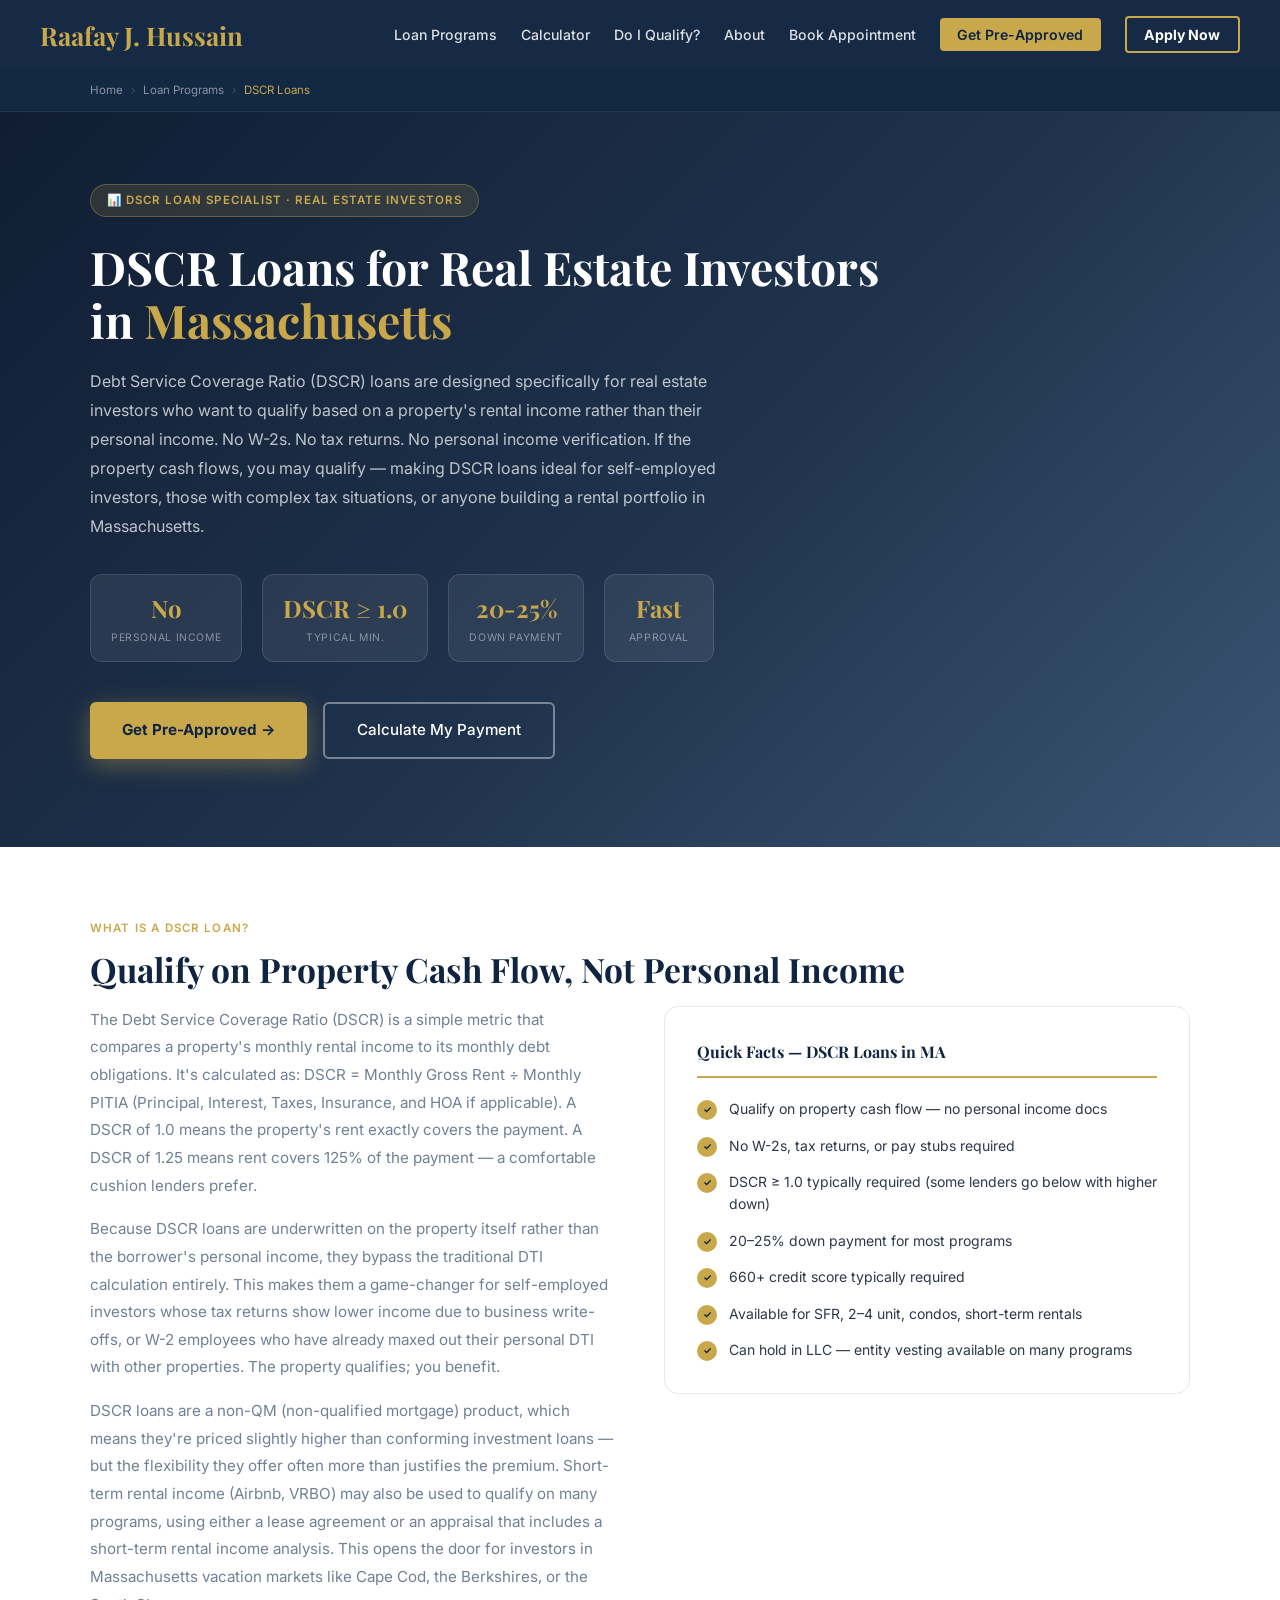
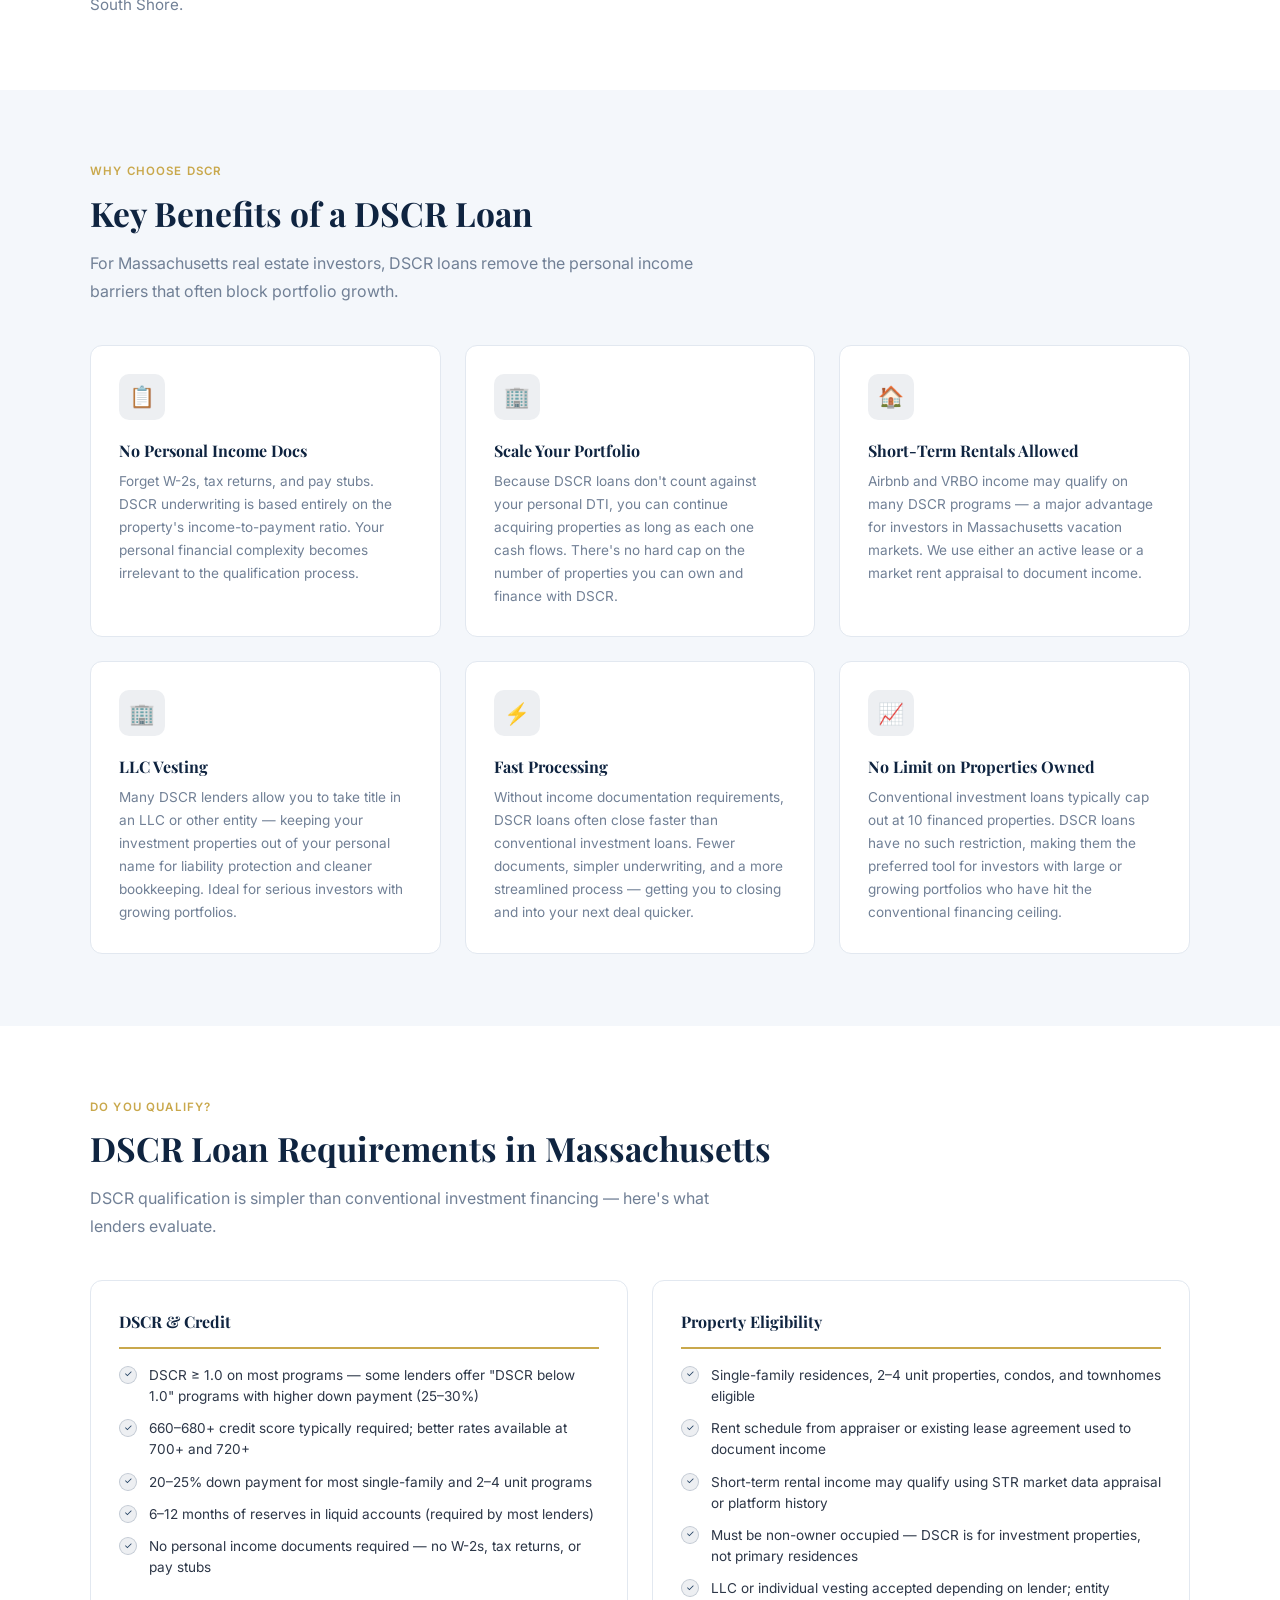
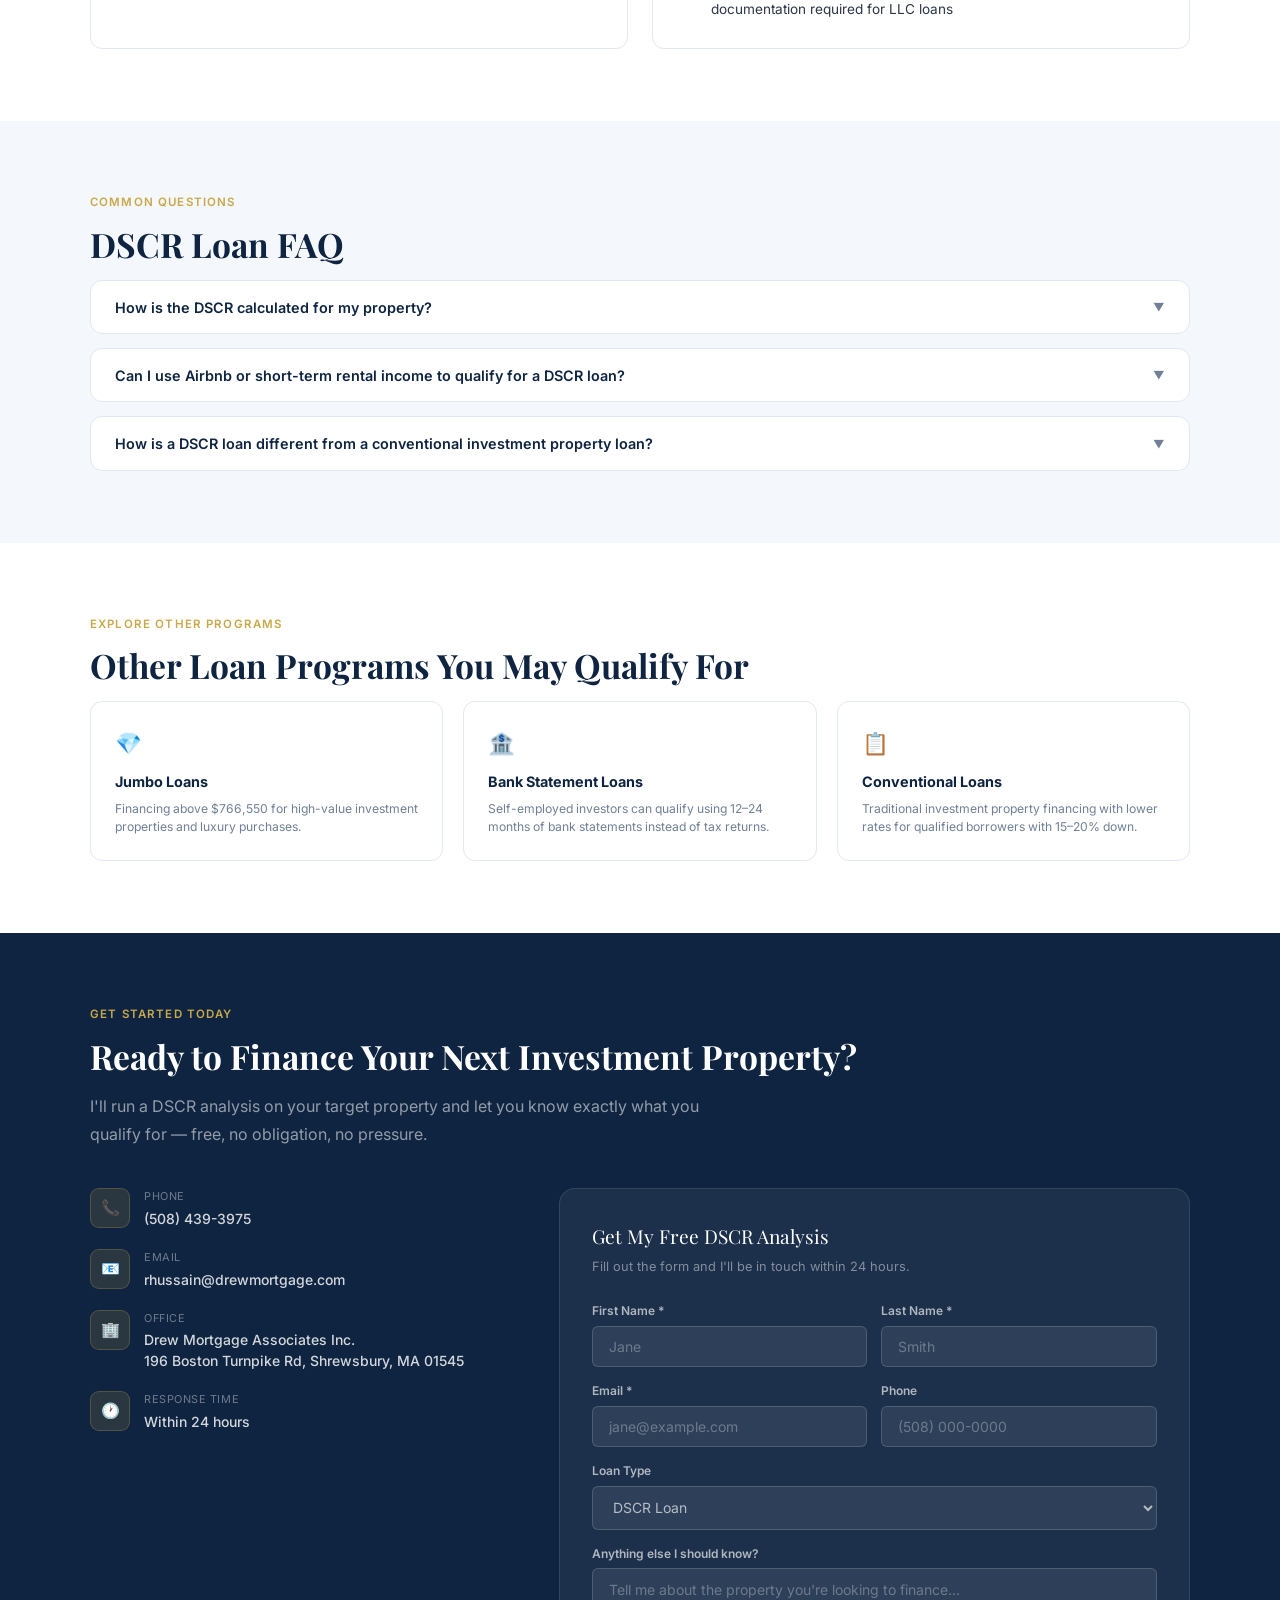
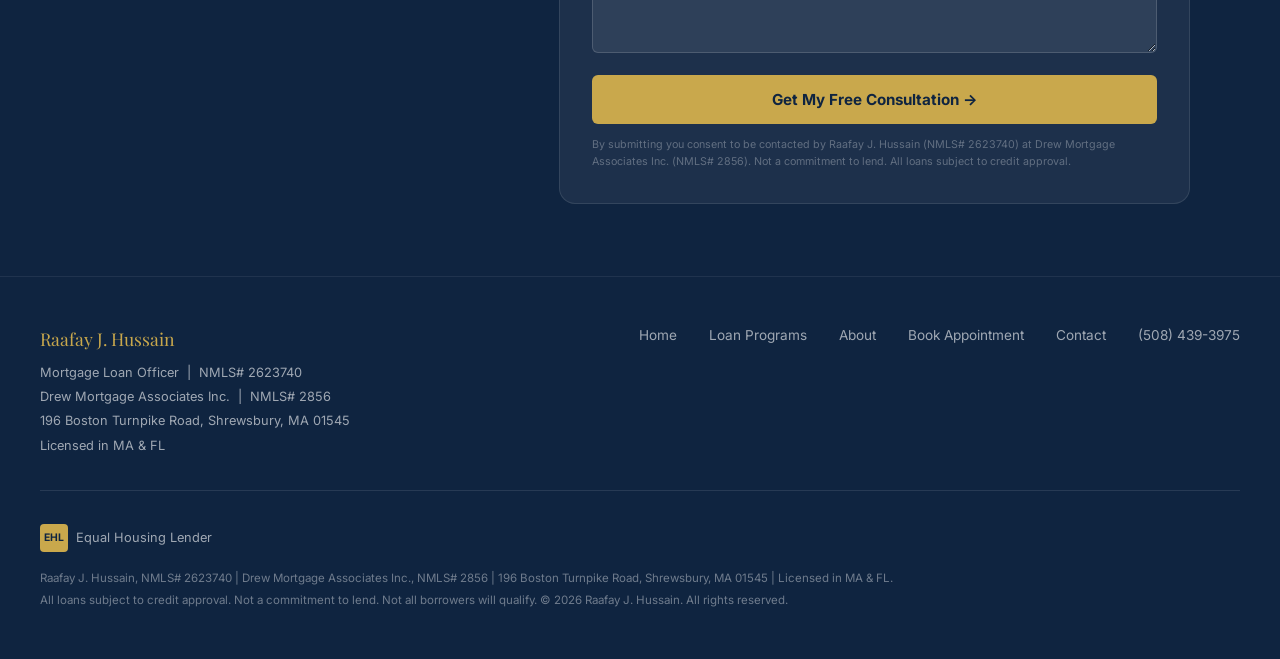
<file: dscr-loans.html>
<!DOCTYPE html>
<html lang="en">
<head>
<meta charset="UTF-8">
<meta name="viewport" content="width=device-width, initial-scale=1.0">
<title>DSCR Loans in Massachusetts | Investment Property Mortgage | Raafay J. Hussain</title>
<meta name="description" content="DSCR loans for real estate investors in Massachusetts — qualify based on rental income, not personal income. Raafay J. Hussain (NMLS# 2623740) at Drew Mortgage Associates helps MA investors grow their portfolios.">
<meta name="keywords" content="DSCR loans Massachusetts, investment property loan MA, rental property mortgage Massachusetts, DSCR mortgage Shrewsbury, real estate investor loan MA, no income verification mortgage MA">
<link rel="canonical" href="https://rjhmortgage.com/dscr-loans.html">
<meta property="og:title" content="DSCR Loans in Massachusetts | Raafay J. Hussain">
<meta property="og:description" content="DSCR investment property loans in Massachusetts — qualify on rental income, not personal income. Expert guidance from Drew Mortgage Associates in Shrewsbury, MA.">
<meta property="og:url" content="https://rjhmortgage.com/dscr-loans.html">
<script type="application/ld+json">{"@context":"https://schema.org","@graph":[{"@type":"BreadcrumbList","itemListElement":[{"@type":"ListItem","position":1,"name":"Home","item":"https://rjhmortgage.com"},{"@type":"ListItem","position":2,"name":"Loan Programs","item":"https://rjhmortgage.com/index.html#services"},{"@type":"ListItem","position":3,"name":"DSCR Loans Massachusetts","item":"https://rjhmortgage.com/dscr-loans.html"}]},{"@type":"Service","name":"DSCR Investment Property Loans in Massachusetts","serviceType":"DSCR Mortgage Loan","description":"Debt Service Coverage Ratio (DSCR) investment property loans for Massachusetts real estate investors — qualify based on property rental income, not personal income.","provider":{"@type":"Person","name":"Raafay J. Hussain","jobTitle":"Mortgage Loan Officer","telephone":"+15084393975"},"areaServed":["Massachusetts","Florida"]}]}</script>
<link href="https://fonts.googleapis.com/css2?family=Playfair+Display:wght@400;600;700&family=Inter:wght@300;400;500;600&display=swap" rel="stylesheet">
<link rel="stylesheet" href="loan-page.css">
</head>
<body>
<nav>
  <div class="nav-inner">
    <a href="index.html" class="nav-logo">Raafay J. Hussain</a>
    <ul class="nav-links">
      <li><a href="loan-programs.html">Loan Programs</a></li>
      <li><a href="index.html#calculator">Calculator</a></li>
      <li><a href="index.html#quiz">Do I Qualify?</a></li>
      <li><a href="index.html#about">About</a></li>
      <li><a href="index.html#appointments">Book Appointment</a></li>
      <li><a href="index.html#contact" class="nav-cta">Get Pre-Approved</a></li>
      <li><a href="https://idp.elliemae.com/authorize?site_id=9111932669&response_type=code&redirect_uri=https%3A%2F%2Fdrewmortgage.mymortgage-online.com%2Fborrower-app%2Flogin%2F%3Flar%3Damohamed%26workFlowId%3D50152%26dest%3D%2Floan-app%2F%26guestuser%3D1%26siteId%3D9111932669&client_id=srtrz0d2&scope=ccbp%20cc&instance_id=be11171033&logo_url=https%3A%2F%2Fstore.asset.ecc.mortgagetech.ice.com%2Fd2a927b6-b5a4-45aa-b0df-c8dc6c5ccf44&logo_url_href=https%3A%2F%2Fwww.drewmortgage.com%2F&logo_alt_text=Logo&bust=90&apiBaseUrl=https://api.elliemae.com" target="_blank" class="nav-apply">Apply Now</a></li>
    </ul>
    <button class="hamburger" id="hamburger" onclick="toggleMenu()" aria-label="Menu"><span></span><span></span><span></span></button>
  </div>
</nav>
<div class="mobile-menu" id="mobileMenu">
  <a href="loan-programs.html" onclick="closeMenu()">Loan Programs</a>
  <a href="index.html#calculator" onclick="closeMenu()">Calculator</a>
  <a href="index.html#quiz" onclick="closeMenu()">Do I Qualify?</a>
  <a href="index.html#about" onclick="closeMenu()">About</a>
  <a href="index.html#appointments" onclick="closeMenu()">Book Appointment</a>
  <a href="index.html#contact" onclick="closeMenu()">Contact</a>
  <a href="tel:5084393975" onclick="closeMenu()">&#128222; (508) 439-3975</a>
  <a href="https://idp.elliemae.com/authorize?site_id=9111932669&response_type=code&redirect_uri=https%3A%2F%2Fdrewmortgage.mymortgage-online.com%2Fborrower-app%2Flogin%2F%3Flar%3Damohamed%26workFlowId%3D50152%26dest%3D%2Floan-app%2F%26guestuser%3D1%26siteId%3D9111932669&client_id=srtrz0d2&scope=ccbp%20cc&instance_id=be11171033&logo_url=https%3A%2F%2Fstore.asset.ecc.mortgagetech.ice.com%2Fd2a927b6-b5a4-45aa-b0df-c8dc6c5ccf44&logo_url_href=https%3A%2F%2Fwww.drewmortgage.com%2F&logo_alt_text=Logo&bust=90&apiBaseUrl=https://api.elliemae.com" target="_blank" class="mobile-menu-apply" onclick="closeMenu()">Apply Now</a>
</div>

<div class="breadcrumb">
  <div class="breadcrumb-inner">
    <a href="index.html">Home</a><span class="breadcrumb-sep">›</span>
    <a href="loan-programs.html">Loan Programs</a><span class="breadcrumb-sep">›</span>
    <span class="breadcrumb-current">DSCR Loans</span>
  </div>
</div>

<div class="loan-hero">
  <div class="loan-hero-inner">
    <div class="loan-eyebrow">&#128202; DSCR Loan Specialist · Real Estate Investors</div>
    <h1>DSCR Loans for Real Estate Investors in <span class="accent">Massachusetts</span></h1>
    <p class="loan-hero-body">Debt Service Coverage Ratio (DSCR) loans are designed specifically for real estate investors who want to qualify based on a property's rental income rather than their personal income. No W-2s. No tax returns. No personal income verification. If the property cash flows, you may qualify — making DSCR loans ideal for self-employed investors, those with complex tax situations, or anyone building a rental portfolio in Massachusetts.</p>
    <div class="loan-stats">
      <div class="loan-stat"><div class="loan-stat-value">No</div><div class="loan-stat-label">Personal Income</div></div>
      <div class="loan-stat"><div class="loan-stat-value">DSCR ≥ 1.0</div><div class="loan-stat-label">Typical Min.</div></div>
      <div class="loan-stat"><div class="loan-stat-value">20-25%</div><div class="loan-stat-label">Down Payment</div></div>
      <div class="loan-stat"><div class="loan-stat-value">Fast</div><div class="loan-stat-label">Approval</div></div>
    </div>
    <div class="loan-hero-btns">
      <a href="#contact" class="btn-gold">Get Pre-Approved &#8594;</a>
      <a href="index.html#calculator" class="btn-ghost">Calculate My Payment</a>
    </div>
  </div>
</div>

<section>
  <div class="section-inner">
    <div class="section-tag">What Is a DSCR Loan?</div>
    <h2 class="section-title">Qualify on Property Cash Flow, Not Personal Income</h2>
    <div class="overview-grid">
      <div class="overview-text">
        <p>The Debt Service Coverage Ratio (DSCR) is a simple metric that compares a property's monthly rental income to its monthly debt obligations. It's calculated as: DSCR = Monthly Gross Rent ÷ Monthly PITIA (Principal, Interest, Taxes, Insurance, and HOA if applicable). A DSCR of 1.0 means the property's rent exactly covers the payment. A DSCR of 1.25 means rent covers 125% of the payment — a comfortable cushion lenders prefer.</p>
        <p>Because DSCR loans are underwritten on the property itself rather than the borrower's personal income, they bypass the traditional DTI calculation entirely. This makes them a game-changer for self-employed investors whose tax returns show lower income due to business write-offs, or W-2 employees who have already maxed out their personal DTI with other properties. The property qualifies; you benefit.</p>
        <p>DSCR loans are a non-QM (non-qualified mortgage) product, which means they're priced slightly higher than conforming investment loans — but the flexibility they offer often more than justifies the premium. Short-term rental income (Airbnb, VRBO) may also be used to qualify on many programs, using either a lease agreement or an appraisal that includes a short-term rental income analysis. This opens the door for investors in Massachusetts vacation markets like Cape Cod, the Berkshires, or the South Shore.</p>
      </div>
      <div class="overview-box">
        <div class="overview-box-title">Quick Facts — DSCR Loans in MA</div>
        <div class="highlight-row"><div class="hl-dot">&#10003;</div><div class="hl-text">Qualify on property cash flow — no personal income docs</div></div>
        <div class="highlight-row"><div class="hl-dot">&#10003;</div><div class="hl-text">No W-2s, tax returns, or pay stubs required</div></div>
        <div class="highlight-row"><div class="hl-dot">&#10003;</div><div class="hl-text">DSCR ≥ 1.0 typically required (some lenders go below with higher down)</div></div>
        <div class="highlight-row"><div class="hl-dot">&#10003;</div><div class="hl-text">20–25% down payment for most programs</div></div>
        <div class="highlight-row"><div class="hl-dot">&#10003;</div><div class="hl-text">660+ credit score typically required</div></div>
        <div class="highlight-row"><div class="hl-dot">&#10003;</div><div class="hl-text">Available for SFR, 2–4 unit, condos, short-term rentals</div></div>
        <div class="highlight-row"><div class="hl-dot">&#10003;</div><div class="hl-text">Can hold in LLC — entity vesting available on many programs</div></div>
      </div>
    </div>
  </div>
</section>

<section class="bg-light">
  <div class="section-inner">
    <div class="section-tag">Why Choose DSCR</div>
    <h2 class="section-title">Key Benefits of a DSCR Loan</h2>
    <p class="section-subtitle">For Massachusetts real estate investors, DSCR loans remove the personal income barriers that often block portfolio growth.</p>
    <div class="benefits-grid">
      <div class="benefit-card"><div class="benefit-icon">&#128203;</div><div class="benefit-title">No Personal Income Docs</div><p class="benefit-desc">Forget W-2s, tax returns, and pay stubs. DSCR underwriting is based entirely on the property's income-to-payment ratio. Your personal financial complexity becomes irrelevant to the qualification process.</p></div>
      <div class="benefit-card"><div class="benefit-icon">&#127970;</div><div class="benefit-title">Scale Your Portfolio</div><p class="benefit-desc">Because DSCR loans don't count against your personal DTI, you can continue acquiring properties as long as each one cash flows. There's no hard cap on the number of properties you can own and finance with DSCR.</p></div>
      <div class="benefit-card"><div class="benefit-icon">&#127968;</div><div class="benefit-title">Short-Term Rentals Allowed</div><p class="benefit-desc">Airbnb and VRBO income may qualify on many DSCR programs — a major advantage for investors in Massachusetts vacation markets. We use either an active lease or a market rent appraisal to document income.</p></div>
      <div class="benefit-card"><div class="benefit-icon">&#127970;</div><div class="benefit-title">LLC Vesting</div><p class="benefit-desc">Many DSCR lenders allow you to take title in an LLC or other entity — keeping your investment properties out of your personal name for liability protection and cleaner bookkeeping. Ideal for serious investors with growing portfolios.</p></div>
      <div class="benefit-card"><div class="benefit-icon">&#9889;</div><div class="benefit-title">Fast Processing</div><p class="benefit-desc">Without income documentation requirements, DSCR loans often close faster than conventional investment loans. Fewer documents, simpler underwriting, and a more streamlined process — getting you to closing and into your next deal quicker.</p></div>
      <div class="benefit-card"><div class="benefit-icon">&#128200;</div><div class="benefit-title">No Limit on Properties Owned</div><p class="benefit-desc">Conventional investment loans typically cap out at 10 financed properties. DSCR loans have no such restriction, making them the preferred tool for investors with large or growing portfolios who have hit the conventional financing ceiling.</p></div>
    </div>
  </div>
</section>

<section>
  <div class="section-inner">
    <div class="section-tag">Do You Qualify?</div>
    <h2 class="section-title">DSCR Loan Requirements in Massachusetts</h2>
    <p class="section-subtitle">DSCR qualification is simpler than conventional investment financing — here's what lenders evaluate.</p>
    <div class="req-grid">
      <div class="req-card">
        <div class="req-card-title">DSCR &amp; Credit</div>
        <ul class="req-list">
          <li><span class="req-check">&#10003;</span><span>DSCR ≥ 1.0 on most programs — some lenders offer "DSCR below 1.0" programs with higher down payment (25–30%)</span></li>
          <li><span class="req-check">&#10003;</span><span>660–680+ credit score typically required; better rates available at 700+ and 720+</span></li>
          <li><span class="req-check">&#10003;</span><span>20–25% down payment for most single-family and 2–4 unit programs</span></li>
          <li><span class="req-check">&#10003;</span><span>6–12 months of reserves in liquid accounts (required by most lenders)</span></li>
          <li><span class="req-check">&#10003;</span><span>No personal income documents required — no W-2s, tax returns, or pay stubs</span></li>
        </ul>
      </div>
      <div class="req-card">
        <div class="req-card-title">Property Eligibility</div>
        <ul class="req-list">
          <li><span class="req-check">&#10003;</span><span>Single-family residences, 2–4 unit properties, condos, and townhomes eligible</span></li>
          <li><span class="req-check">&#10003;</span><span>Rent schedule from appraiser or existing lease agreement used to document income</span></li>
          <li><span class="req-check">&#10003;</span><span>Short-term rental income may qualify using STR market data appraisal or platform history</span></li>
          <li><span class="req-check">&#10003;</span><span>Must be non-owner occupied — DSCR is for investment properties, not primary residences</span></li>
          <li><span class="req-check">&#10003;</span><span>LLC or individual vesting accepted depending on lender; entity documentation required for LLC loans</span></li>
        </ul>
      </div>
    </div>
  </div>
</section>

<section class="bg-light">
  <div class="section-inner">
    <div class="section-tag">Common Questions</div>
    <h2 class="section-title">DSCR Loan FAQ</h2>
    <div class="faq-list">
      <div class="faq-item"><button class="faq-q">How is the DSCR calculated for my property? <span class="faq-chevron">&#9660;</span></button><div class="faq-a">The DSCR formula is: DSCR = Monthly Gross Rental Income ÷ Monthly PITIA (Principal + Interest + Taxes + Insurance + HOA). For example, if a property rents for $3,000/month and the total PITIA payment is $2,400/month, the DSCR is 3,000 ÷ 2,400 = 1.25. The rental income figure comes from either an active lease agreement or a market rent opinion from a licensed appraiser (Form 1007 or 1025). If you don't yet have a tenant, the appraiser's market rent estimate is used. The calculation is straightforward, and I can run a quick DSCR estimate for any property before you make an offer.</div></div>
      <div class="faq-item"><button class="faq-q">Can I use Airbnb or short-term rental income to qualify for a DSCR loan? <span class="faq-chevron">&#9660;</span></button><div class="faq-a">Yes — many DSCR lenders now accommodate short-term rental income. The documentation approach varies by lender: some use historical Airbnb/VRBO income from the platform (typically 12–24 months of statements), while others rely on a short-term rental appraisal that estimates market STR income for the area. This has been a significant development for Massachusetts investors eyeing Cape Cod, the Berkshires, Martha's Vineyard, or other vacation rental markets. Note that some lenders apply a haircut to STR income (e.g., using 75–80% of projected income) to account for vacancy. I'll identify lenders who have the most favorable STR income treatment for your specific market.</div></div>
      <div class="faq-item"><button class="faq-q">How is a DSCR loan different from a conventional investment property loan? <span class="faq-chevron">&#9660;</span></button><div class="faq-a">The core difference is how you qualify. A conventional investment loan (Fannie Mae/Freddie Mac) requires full personal income documentation and includes the new property payment in your personal DTI — meaning if you already have several properties or write off significant business income, you may not qualify even if the property itself cash flows well. A DSCR loan ignores your personal income entirely and qualifies solely on the property's rental income vs. payment. The trade-offs: DSCR loans carry slightly higher rates (typically 0.5%–1.5% above conventional investment rates) and often require 20–25% down vs. 15% for conventional. For investors who are self-employed, have complex tax situations, or already have multiple financed properties, DSCR is often the only practical path forward.</div></div>
    </div>
  </div>
</section>

<section>
  <div class="section-inner">
    <div class="section-tag">Explore Other Programs</div>
    <h2 class="section-title">Other Loan Programs You May Qualify For</h2>
    <div class="related-grid">
      <a href="jumbo-loans.html" class="related-card"><div class="related-icon">&#128142;</div><div class="related-name">Jumbo Loans</div><div class="related-desc">Financing above $766,550 for high-value investment properties and luxury purchases.</div></a>
      <a href="bank-statement-loans.html" class="related-card"><div class="related-icon">&#127974;</div><div class="related-name">Bank Statement Loans</div><div class="related-desc">Self-employed investors can qualify using 12–24 months of bank statements instead of tax returns.</div></a>
      <a href="conventional-loans.html" class="related-card"><div class="related-icon">&#128203;</div><div class="related-name">Conventional Loans</div><div class="related-desc">Traditional investment property financing with lower rates for qualified borrowers with 15–20% down.</div></a>
    </div>
  </div>
</section>

<section class="cta-section" id="contact">
  <div class="section-inner">
    <div class="section-tag">Get Started Today</div>
    <h2 class="section-title">Ready to Finance Your Next Investment Property?</h2>
    <p class="section-subtitle">I'll run a DSCR analysis on your target property and let you know exactly what you qualify for — free, no obligation, no pressure.</p>
    <div class="cta-grid">
      <div>
        <div class="cta-info-item"><div class="cta-info-icon">&#128222;</div><div><div class="cta-info-label">Phone</div><a href="tel:5084393975" class="cta-info-value">(508) 439-3975</a></div></div>
        <div class="cta-info-item"><div class="cta-info-icon">&#128231;</div><div><div class="cta-info-label">Email</div><a href="mailto:rhussain@drewmortgage.com" class="cta-info-value">rhussain@drewmortgage.com</a></div></div>
        <div class="cta-info-item"><div class="cta-info-icon">&#127970;</div><div><div class="cta-info-label">Office</div><span class="cta-info-value">Drew Mortgage Associates Inc.<br>196 Boston Turnpike Rd, Shrewsbury, MA 01545</span></div></div>
        <div class="cta-info-item"><div class="cta-info-icon">&#128336;</div><div><div class="cta-info-label">Response Time</div><span class="cta-info-value">Within 24 hours</span></div></div>
      </div>
      <div class="cta-form-wrap">
        <div class="cta-form-title">Get My Free DSCR Analysis</div>
        <div class="cta-form-sub">Fill out the form and I'll be in touch within 24 hours.</div>
        <form onsubmit="handleContact(event)">
          <div class="form-row">
            <div class="form-group"><label>First Name *</label><input type="text" name="firstName" placeholder="Jane" required></div>
            <div class="form-group"><label>Last Name *</label><input type="text" name="lastName" placeholder="Smith" required></div>
          </div>
          <div class="form-row">
            <div class="form-group"><label>Email *</label><input type="email" name="email" placeholder="jane@example.com" required></div>
            <div class="form-group"><label>Phone</label><input type="tel" name="phone" placeholder="(508) 000-0000"></div>
          </div>
          <div class="form-group"><label>Loan Type</label>
            <select name="loanType"><option value="DSCR Loan" selected>DSCR Loan</option><option value="Jumbo Loan">Jumbo Loan</option><option value="Bank Statement Loan">Bank Statement Loan</option><option value="Conventional">Conventional</option><option value="Not Sure">Not Sure</option></select>
          </div>
          <div class="form-group"><label>Anything else I should know?</label><textarea name="message" placeholder="Tell me about the property you're looking to finance..."></textarea></div>
          <button type="submit" class="form-submit">Get My Free Consultation &#8594;</button>
          <p class="form-disclaimer">By submitting you consent to be contacted by Raafay J. Hussain (NMLS# 2623740) at Drew Mortgage Associates Inc. (NMLS# 2856). Not a commitment to lend. All loans subject to credit approval.</p>
        </form>
      </div>
    </div>
  </div>
</section>

<footer>
  <div class="footer-inner">
    <div class="footer-top">
      <div><div class="footer-brand">Raafay J. Hussain</div><div class="footer-nmls">Mortgage Loan Officer &nbsp;|&nbsp; NMLS# 2623740<br>Drew Mortgage Associates Inc. &nbsp;|&nbsp; NMLS# 2856<br>196 Boston Turnpike Road, Shrewsbury, MA 01545<br>Licensed in MA &amp; FL</div></div>
      <div class="footer-links"><a href="index.html">Home</a><a href="loan-programs.html">Loan Programs</a><a href="index.html#about">About</a><a href="index.html#appointments">Book Appointment</a><a href="index.html#contact">Contact</a><a href="tel:5084393975">(508) 439-3975</a></div>
    </div>
    <div class="equal-housing"><div class="equal-housing-icon">EHL</div>Equal Housing Lender</div>
    <p class="footer-compliance">Raafay J. Hussain, NMLS# 2623740 | Drew Mortgage Associates Inc., NMLS# 2856 | 196 Boston Turnpike Road, Shrewsbury, MA 01545 | Licensed in MA &amp; FL.<br>All loans subject to credit approval. Not a commitment to lend. Not all borrowers will qualify. &copy; 2026 Raafay J. Hussain. All rights reserved.</p>
  </div>
</footer>

<script>
function toggleMenu(){document.getElementById('mobileMenu').classList.toggle('open');document.getElementById('hamburger').classList.toggle('open')}
function closeMenu(){document.getElementById('mobileMenu').classList.remove('open');document.getElementById('hamburger').classList.remove('open')}
document.addEventListener('click',function(e){const m=document.getElementById('mobileMenu'),b=document.getElementById('hamburger');if(m.classList.contains('open')&&!m.contains(e.target)&&!b.contains(e.target))closeMenu()});
document.querySelectorAll('.faq-q').forEach(btn=>{btn.addEventListener('click',()=>{const item=btn.closest('.faq-item'),isOpen=item.classList.contains('open');document.querySelectorAll('.faq-item').forEach(i=>i.classList.remove('open'));if(!isOpen)item.classList.add('open')})});
async function handleContact(e){e.preventDefault();const form=e.target,btn=form.querySelector('.form-submit');btn.textContent='Submitting...';btn.disabled=true;const g=n=>form.elements[n]?form.elements[n].value.trim():'';const fields=[{name:'firstname',value:g('firstName')},{name:'lastname',value:g('lastName')},{name:'email',value:g('email')},{name:'phone',value:g('phone')},{name:'loan_type',value:g('loanType')},{name:'message',value:g('message')}].filter(f=>f.value!=='');try{const res=await fetch('https://api.hsforms.com/submissions/v3/integration/submit/245340064/bd7ac999-988e-4e22-9c3f-7e68c446721b',{method:'POST',headers:{'Content-Type':'application/json'},body:JSON.stringify({submittedAt:Date.now(),fields,context:{pageUri:window.location.href,pageName:document.title}})});if(res.ok){btn.textContent='✓ Submitted! I\'ll be in touch within 24 hours.';btn.style.background='#276749';form.reset();setTimeout(()=>{btn.textContent='Get My Free Consultation →';btn.style.background='';btn.disabled=false},6000)}else throw new Error()}catch{btn.textContent='Something went wrong — call (508) 439-3975';btn.style.background='#c53030';btn.disabled=false;setTimeout(()=>{btn.textContent='Get My Free Consultation →';btn.style.background=''},5000)}}
</script>
</body>
</html>
</file>
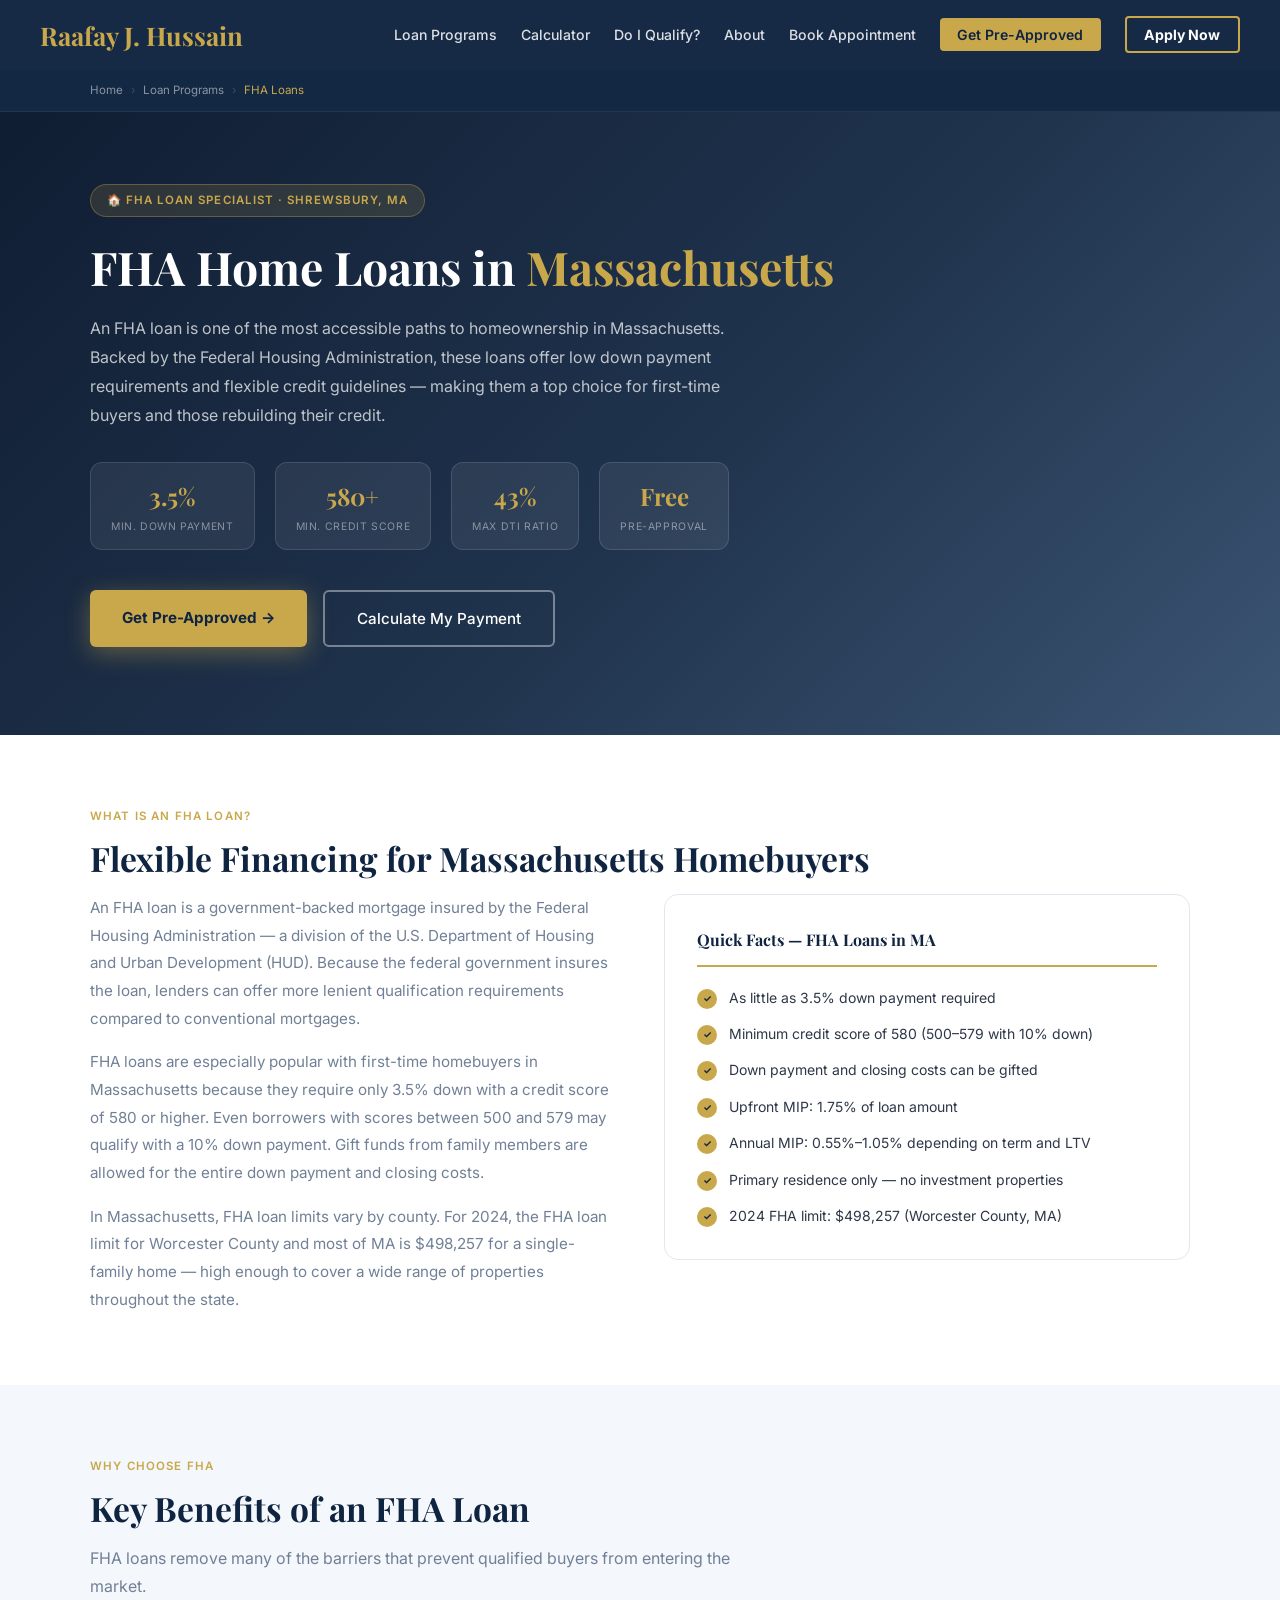
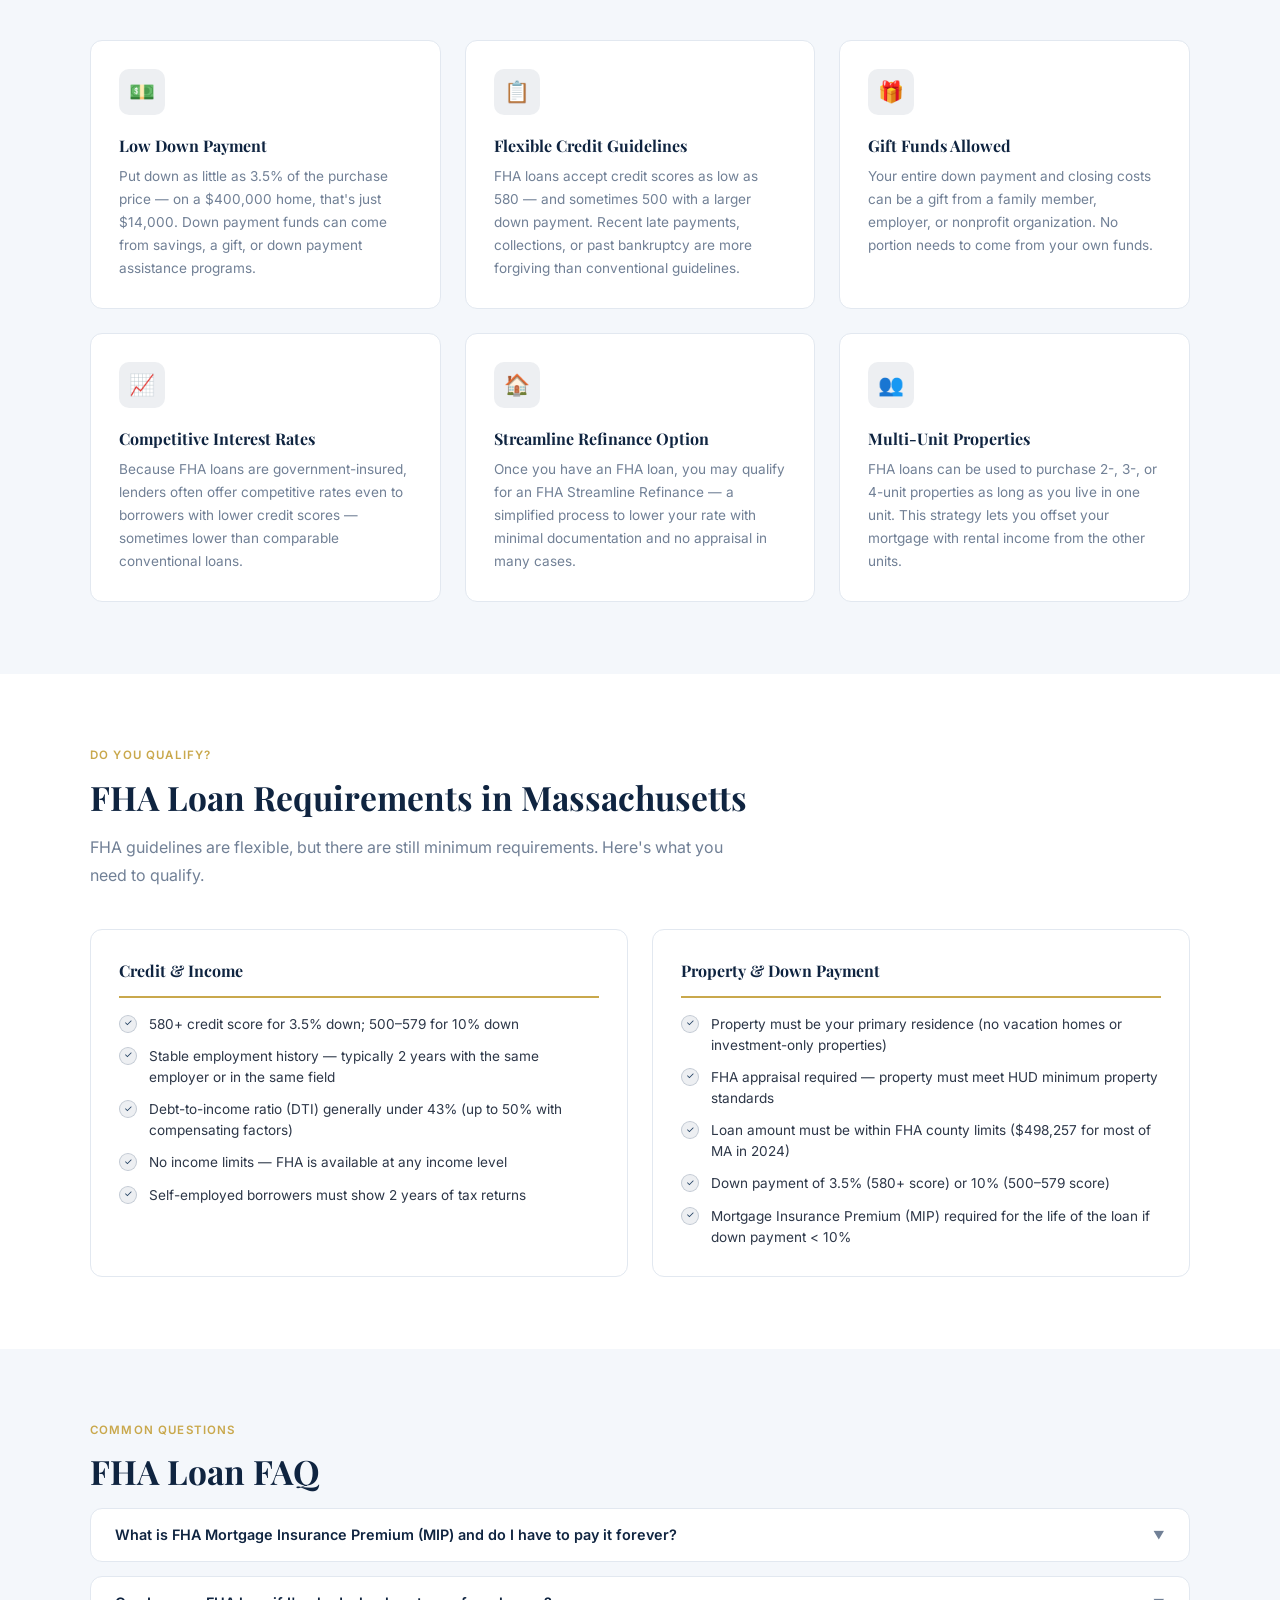
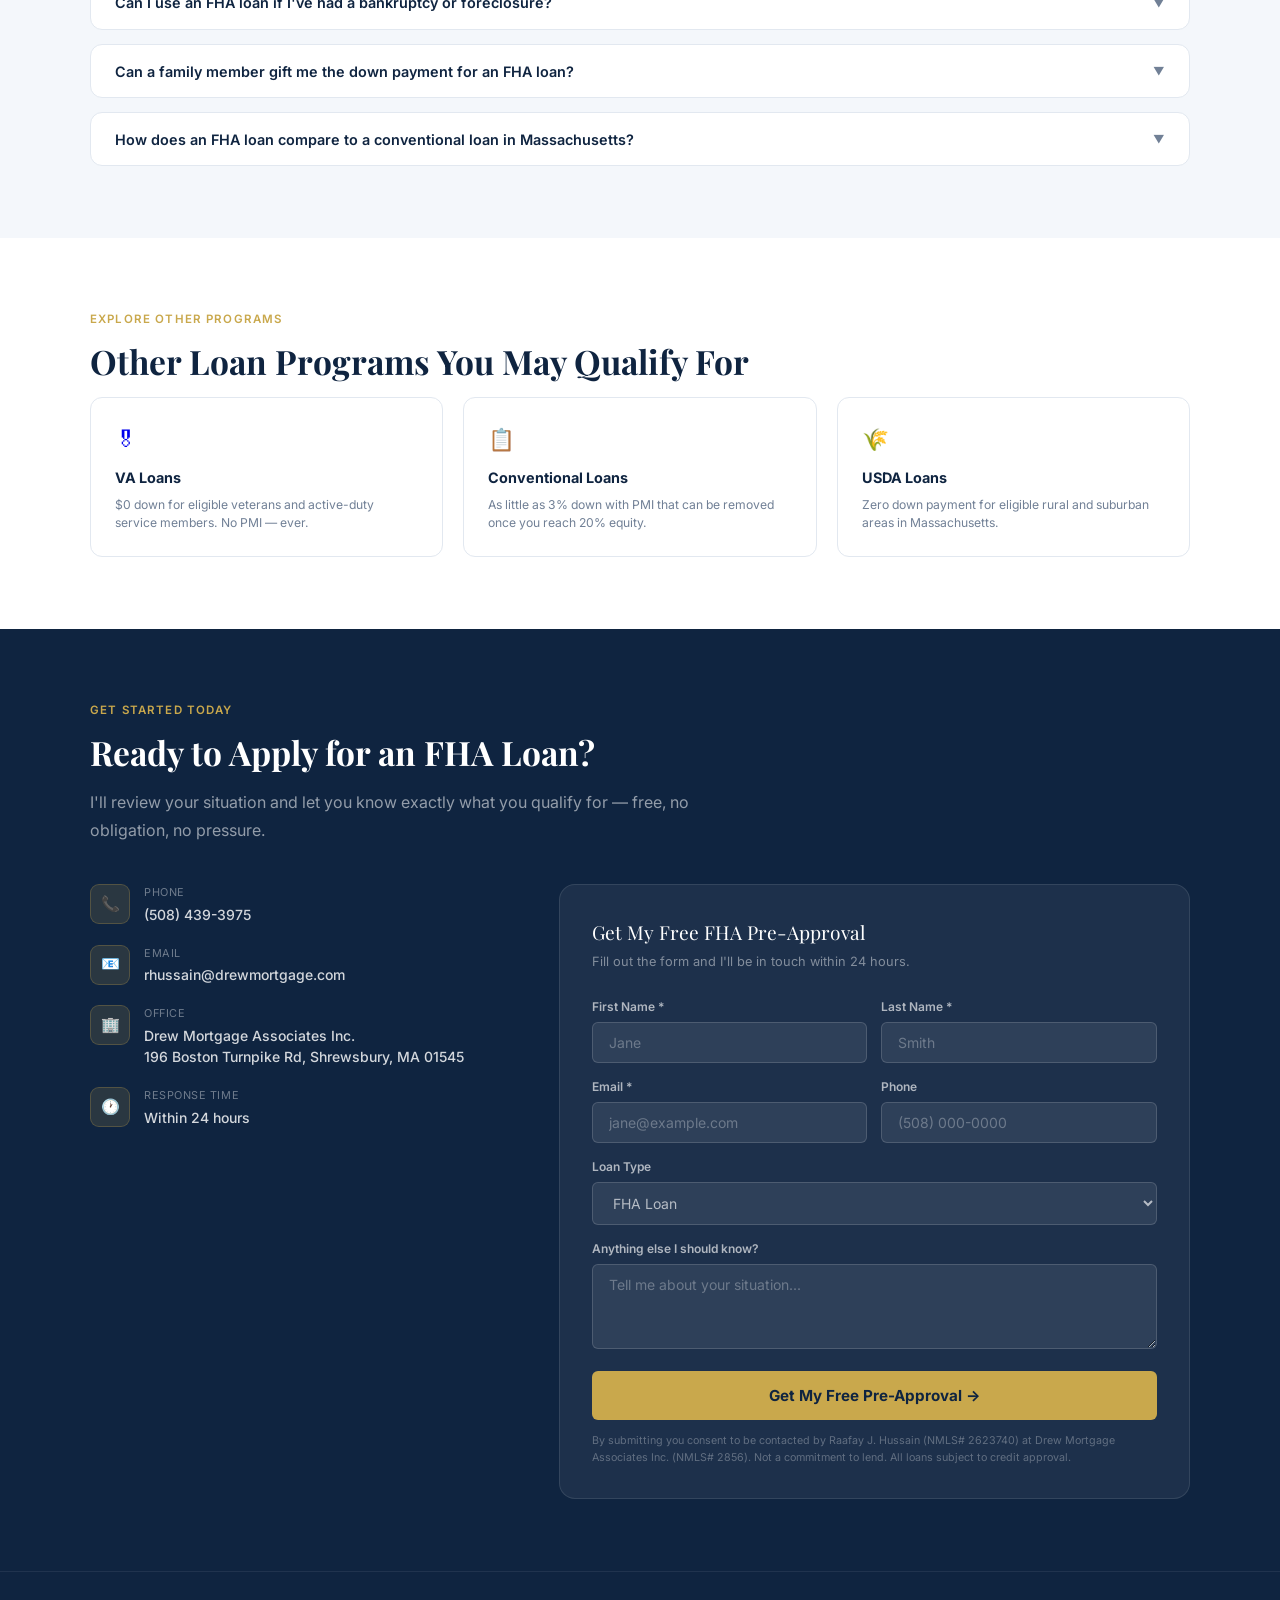
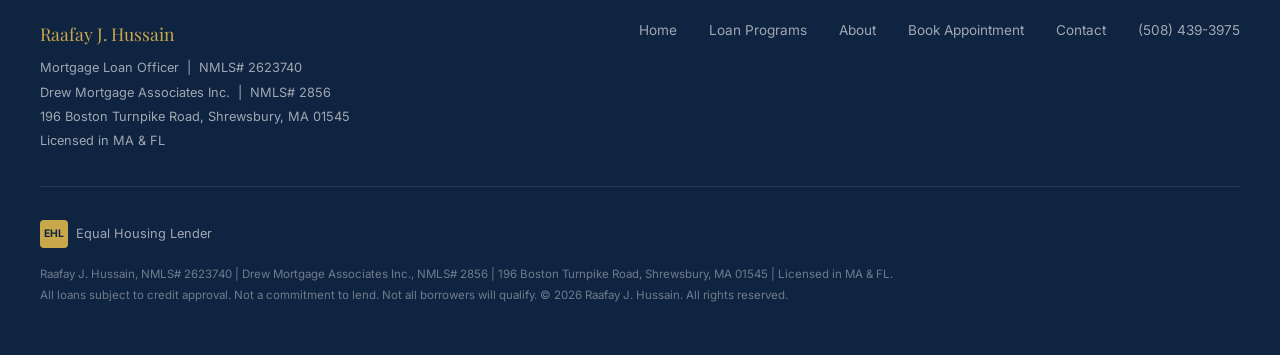
<file: fha-loans.html>
<!DOCTYPE html>
<html lang="en">
<head>
<meta charset="UTF-8">
<meta name="viewport" content="width=device-width, initial-scale=1.0">
<title>FHA Loans in Massachusetts | Low Down Payment Mortgage | Raafay J. Hussain</title>
<meta name="description" content="FHA home loans in Massachusetts with as little as 3.5% down. Raafay J. Hussain (NMLS# 2623740) at Drew Mortgage Associates helps first-time buyers in Shrewsbury, Worcester, and across MA qualify for FHA financing.">
<meta name="keywords" content="FHA loans Massachusetts, FHA mortgage MA, FHA home loan Shrewsbury, first time buyer mortgage MA, low down payment mortgage Massachusetts, FHA loan requirements MA">
<link rel="canonical" href="https://rjhmortgage.com/fha-loans.html">
<meta property="og:title" content="FHA Loans in Massachusetts | Raafay J. Hussain">
<meta property="og:description" content="FHA home loans with 3.5% down for Massachusetts homebuyers. Expert guidance from a licensed loan officer at Drew Mortgage Associates in Shrewsbury, MA.">
<meta property="og:url" content="https://rjhmortgage.com/fha-loans.html">
<script type="application/ld+json">{"@context":"https://schema.org","@graph":[{"@type":"BreadcrumbList","itemListElement":[{"@type":"ListItem","position":1,"name":"Home","item":"https://rjhmortgage.com"},{"@type":"ListItem","position":2,"name":"FHA Loans Massachusetts","item":"https://rjhmortgage.com/fha-loans.html"}]},{"@type":"Service","name":"FHA Home Loans in Massachusetts","serviceType":"FHA Mortgage Loan","description":"Government-backed FHA mortgage loans for Massachusetts homebuyers with as little as 3.5% down and flexible credit requirements.","provider":{"@type":"Person","name":"Raafay J. Hussain","jobTitle":"Mortgage Loan Officer","telephone":"+15084393975"},"areaServed":["Massachusetts","Florida"]}]}</script>
<link href="https://fonts.googleapis.com/css2?family=Playfair+Display:wght@400;600;700&family=Inter:wght@300;400;500;600&display=swap" rel="stylesheet">
<link rel="stylesheet" href="loan-page.css">
</head>
<body>
<nav>
  <div class="nav-inner">
    <a href="index.html" class="nav-logo">Raafay J. Hussain</a>
    <ul class="nav-links">
      <li><a href="loan-programs.html">Loan Programs</a></li>
      <li><a href="index.html#calculator">Calculator</a></li>
      <li><a href="index.html#quiz">Do I Qualify?</a></li>
      <li><a href="index.html#about">About</a></li>
      <li><a href="index.html#appointments">Book Appointment</a></li>
      <li><a href="index.html#contact" class="nav-cta">Get Pre-Approved</a></li>
      <li><a href="https://idp.elliemae.com/authorize?site_id=9111932669&response_type=code&redirect_uri=https%3A%2F%2Fdrewmortgage.mymortgage-online.com%2Fborrower-app%2Flogin%2F%3Flar%3Damohamed%26workFlowId%3D50152%26dest%3D%2Floan-app%2F%26guestuser%3D1%26siteId%3D9111932669&client_id=srtrz0d2&scope=ccbp%20cc&instance_id=be11171033&logo_url=https%3A%2F%2Fstore.asset.ecc.mortgagetech.ice.com%2Fd2a927b6-b5a4-45aa-b0df-c8dc6c5ccf44&logo_url_href=https%3A%2F%2Fwww.drewmortgage.com%2F&logo_alt_text=Logo&bust=90&apiBaseUrl=https://api.elliemae.com" target="_blank" class="nav-apply">Apply Now</a></li>
    </ul>
    <button class="hamburger" id="hamburger" onclick="toggleMenu()" aria-label="Menu"><span></span><span></span><span></span></button>
  </div>
</nav>
<div class="mobile-menu" id="mobileMenu">
  <a href="loan-programs.html" onclick="closeMenu()">Loan Programs</a>
  <a href="index.html#calculator" onclick="closeMenu()">Calculator</a>
  <a href="index.html#quiz" onclick="closeMenu()">Do I Qualify?</a>
  <a href="index.html#about" onclick="closeMenu()">About</a>
  <a href="index.html#appointments" onclick="closeMenu()">Book Appointment</a>
  <a href="index.html#contact" onclick="closeMenu()">Contact</a>
  <a href="tel:5084393975" onclick="closeMenu()">&#128222; (508) 439-3975</a>
  <a href="https://idp.elliemae.com/authorize?site_id=9111932669&response_type=code&redirect_uri=https%3A%2F%2Fdrewmortgage.mymortgage-online.com%2Fborrower-app%2Flogin%2F%3Flar%3Damohamed%26workFlowId%3D50152%26dest%3D%2Floan-app%2F%26guestuser%3D1%26siteId%3D9111932669&client_id=srtrz0d2&scope=ccbp%20cc&instance_id=be11171033&logo_url=https%3A%2F%2Fstore.asset.ecc.mortgagetech.ice.com%2Fd2a927b6-b5a4-45aa-b0df-c8dc6c5ccf44&logo_url_href=https%3A%2F%2Fwww.drewmortgage.com%2F&logo_alt_text=Logo&bust=90&apiBaseUrl=https://api.elliemae.com" target="_blank" class="mobile-menu-apply" onclick="closeMenu()">Apply Now</a>
</div>

<div class="breadcrumb">
  <div class="breadcrumb-inner">
    <a href="index.html">Home</a><span class="breadcrumb-sep">›</span>
    <a href="loan-programs.html">Loan Programs</a><span class="breadcrumb-sep">›</span>
    <span class="breadcrumb-current">FHA Loans</span>
  </div>
</div>

<div class="loan-hero">
  <div class="loan-hero-inner">
    <div class="loan-eyebrow">&#127968; FHA Loan Specialist · Shrewsbury, MA</div>
    <h1>FHA Home Loans in <span class="accent">Massachusetts</span></h1>
    <p class="loan-hero-body">An FHA loan is one of the most accessible paths to homeownership in Massachusetts. Backed by the Federal Housing Administration, these loans offer low down payment requirements and flexible credit guidelines — making them a top choice for first-time buyers and those rebuilding their credit.</p>
    <div class="loan-stats">
      <div class="loan-stat"><div class="loan-stat-value">3.5%</div><div class="loan-stat-label">Min. Down Payment</div></div>
      <div class="loan-stat"><div class="loan-stat-value">580+</div><div class="loan-stat-label">Min. Credit Score</div></div>
      <div class="loan-stat"><div class="loan-stat-value">43%</div><div class="loan-stat-label">Max DTI Ratio</div></div>
      <div class="loan-stat"><div class="loan-stat-value">Free</div><div class="loan-stat-label">Pre-Approval</div></div>
    </div>
    <div class="loan-hero-btns">
      <a href="#contact" class="btn-gold">Get Pre-Approved &#8594;</a>
      <a href="index.html#calculator" class="btn-ghost">Calculate My Payment</a>
    </div>
  </div>
</div>

<section>
  <div class="section-inner">
    <div class="section-tag">What Is an FHA Loan?</div>
    <h2 class="section-title">Flexible Financing for Massachusetts Homebuyers</h2>
    <div class="overview-grid">
      <div class="overview-text">
        <p>An FHA loan is a government-backed mortgage insured by the Federal Housing Administration — a division of the U.S. Department of Housing and Urban Development (HUD). Because the federal government insures the loan, lenders can offer more lenient qualification requirements compared to conventional mortgages.</p>
        <p>FHA loans are especially popular with first-time homebuyers in Massachusetts because they require only 3.5% down with a credit score of 580 or higher. Even borrowers with scores between 500 and 579 may qualify with a 10% down payment. Gift funds from family members are allowed for the entire down payment and closing costs.</p>
        <p>In Massachusetts, FHA loan limits vary by county. For 2024, the FHA loan limit for Worcester County and most of MA is $498,257 for a single-family home — high enough to cover a wide range of properties throughout the state.</p>
      </div>
      <div class="overview-box">
        <div class="overview-box-title">Quick Facts — FHA Loans in MA</div>
        <div class="highlight-row"><div class="hl-dot">&#10003;</div><div class="hl-text">As little as 3.5% down payment required</div></div>
        <div class="highlight-row"><div class="hl-dot">&#10003;</div><div class="hl-text">Minimum credit score of 580 (500–579 with 10% down)</div></div>
        <div class="highlight-row"><div class="hl-dot">&#10003;</div><div class="hl-text">Down payment and closing costs can be gifted</div></div>
        <div class="highlight-row"><div class="hl-dot">&#10003;</div><div class="hl-text">Upfront MIP: 1.75% of loan amount</div></div>
        <div class="highlight-row"><div class="hl-dot">&#10003;</div><div class="hl-text">Annual MIP: 0.55%–1.05% depending on term and LTV</div></div>
        <div class="highlight-row"><div class="hl-dot">&#10003;</div><div class="hl-text">Primary residence only — no investment properties</div></div>
        <div class="highlight-row"><div class="hl-dot">&#10003;</div><div class="hl-text">2024 FHA limit: $498,257 (Worcester County, MA)</div></div>
      </div>
    </div>
  </div>
</section>

<section class="bg-light">
  <div class="section-inner">
    <div class="section-tag">Why Choose FHA</div>
    <h2 class="section-title">Key Benefits of an FHA Loan</h2>
    <p class="section-subtitle">FHA loans remove many of the barriers that prevent qualified buyers from entering the market.</p>
    <div class="benefits-grid">
      <div class="benefit-card"><div class="benefit-icon">&#128181;</div><div class="benefit-title">Low Down Payment</div><p class="benefit-desc">Put down as little as 3.5% of the purchase price — on a $400,000 home, that's just $14,000. Down payment funds can come from savings, a gift, or down payment assistance programs.</p></div>
      <div class="benefit-card"><div class="benefit-icon">&#128203;</div><div class="benefit-title">Flexible Credit Guidelines</div><p class="benefit-desc">FHA loans accept credit scores as low as 580 — and sometimes 500 with a larger down payment. Recent late payments, collections, or past bankruptcy are more forgiving than conventional guidelines.</p></div>
      <div class="benefit-card"><div class="benefit-icon">&#127873;</div><div class="benefit-title">Gift Funds Allowed</div><p class="benefit-desc">Your entire down payment and closing costs can be a gift from a family member, employer, or nonprofit organization. No portion needs to come from your own funds.</p></div>
      <div class="benefit-card"><div class="benefit-icon">&#128200;</div><div class="benefit-title">Competitive Interest Rates</div><p class="benefit-desc">Because FHA loans are government-insured, lenders often offer competitive rates even to borrowers with lower credit scores — sometimes lower than comparable conventional loans.</p></div>
      <div class="benefit-card"><div class="benefit-icon">&#127968;</div><div class="benefit-title">Streamline Refinance Option</div><p class="benefit-desc">Once you have an FHA loan, you may qualify for an FHA Streamline Refinance — a simplified process to lower your rate with minimal documentation and no appraisal in many cases.</p></div>
      <div class="benefit-card"><div class="benefit-icon">&#128101;</div><div class="benefit-title">Multi-Unit Properties</div><p class="benefit-desc">FHA loans can be used to purchase 2-, 3-, or 4-unit properties as long as you live in one unit. This strategy lets you offset your mortgage with rental income from the other units.</p></div>
    </div>
  </div>
</section>

<section>
  <div class="section-inner">
    <div class="section-tag">Do You Qualify?</div>
    <h2 class="section-title">FHA Loan Requirements in Massachusetts</h2>
    <p class="section-subtitle">FHA guidelines are flexible, but there are still minimum requirements. Here's what you need to qualify.</p>
    <div class="req-grid">
      <div class="req-card">
        <div class="req-card-title">Credit &amp; Income</div>
        <ul class="req-list">
          <li><span class="req-check">&#10003;</span><span>580+ credit score for 3.5% down; 500–579 for 10% down</span></li>
          <li><span class="req-check">&#10003;</span><span>Stable employment history — typically 2 years with the same employer or in the same field</span></li>
          <li><span class="req-check">&#10003;</span><span>Debt-to-income ratio (DTI) generally under 43% (up to 50% with compensating factors)</span></li>
          <li><span class="req-check">&#10003;</span><span>No income limits — FHA is available at any income level</span></li>
          <li><span class="req-check">&#10003;</span><span>Self-employed borrowers must show 2 years of tax returns</span></li>
        </ul>
      </div>
      <div class="req-card">
        <div class="req-card-title">Property &amp; Down Payment</div>
        <ul class="req-list">
          <li><span class="req-check">&#10003;</span><span>Property must be your primary residence (no vacation homes or investment-only properties)</span></li>
          <li><span class="req-check">&#10003;</span><span>FHA appraisal required — property must meet HUD minimum property standards</span></li>
          <li><span class="req-check">&#10003;</span><span>Loan amount must be within FHA county limits ($498,257 for most of MA in 2024)</span></li>
          <li><span class="req-check">&#10003;</span><span>Down payment of 3.5% (580+ score) or 10% (500–579 score)</span></li>
          <li><span class="req-check">&#10003;</span><span>Mortgage Insurance Premium (MIP) required for the life of the loan if down payment &lt; 10%</span></li>
        </ul>
      </div>
    </div>
  </div>
</section>

<section class="bg-light">
  <div class="section-inner">
    <div class="section-tag">Common Questions</div>
    <h2 class="section-title">FHA Loan FAQ</h2>
    <div class="faq-list">
      <div class="faq-item"><button class="faq-q">What is FHA Mortgage Insurance Premium (MIP) and do I have to pay it forever? <span class="faq-chevron">&#9660;</span></button><div class="faq-a">FHA loans require two types of mortgage insurance: an upfront MIP of 1.75% of the loan amount (paid at closing or rolled into the loan), and an annual MIP paid monthly. If your down payment is less than 10%, annual MIP stays for the life of the loan. If you put down 10% or more, MIP cancels after 11 years. Unlike PMI on conventional loans, FHA MIP cannot be canceled simply by reaching 20% equity — you would need to refinance into a conventional loan to eliminate it once you have enough equity.</div></div>
      <div class="faq-item"><button class="faq-q">Can I use an FHA loan if I've had a bankruptcy or foreclosure? <span class="faq-chevron">&#9660;</span></button><div class="faq-a">Yes, FHA loans are one of the most forgiving options after a major credit event. After a Chapter 7 bankruptcy, you typically need to wait 2 years. After a Chapter 13 bankruptcy, you may qualify in as little as 1 year with court approval and a good payment record. After a foreclosure, the standard waiting period is 3 years — shorter than the 7-year wait typically required for a conventional loan.</div></div>
      <div class="faq-item"><button class="faq-q">Can a family member gift me the down payment for an FHA loan? <span class="faq-chevron">&#9660;</span></button><div class="faq-a">Absolutely. FHA loans allow 100% of the down payment to come from a gift from a family member, close friend, employer, or eligible nonprofit. The donor will need to provide a gift letter stating the funds are a gift and not a loan, along with documentation of the transfer. This is one of the most significant advantages of FHA over many conventional loan programs.</div></div>
      <div class="faq-item"><button class="faq-q">How does an FHA loan compare to a conventional loan in Massachusetts? <span class="faq-chevron">&#9660;</span></button><div class="faq-a">The main trade-off is mortgage insurance. FHA loans have lower down payment and credit requirements but require MIP for at least 11 years (or the life of the loan). Conventional loans with 20%+ down have no mortgage insurance, and PMI on conventional loans can be removed once you reach 20% equity. For buyers with strong credit (700+) and at least 5% down, a conventional loan may be more cost-effective long-term. For buyers with lower credit scores or limited savings, FHA is often the better path.</div></div>
    </div>
  </div>
</section>

<section>
  <div class="section-inner">
    <div class="section-tag">Explore Other Programs</div>
    <h2 class="section-title">Other Loan Programs You May Qualify For</h2>
    <div class="related-grid">
      <a href="va-loans.html" class="related-card"><div class="related-icon">&#127894;</div><div class="related-name">VA Loans</div><div class="related-desc">$0 down for eligible veterans and active-duty service members. No PMI — ever.</div></a>
      <a href="conventional-loans.html" class="related-card"><div class="related-icon">&#128203;</div><div class="related-name">Conventional Loans</div><div class="related-desc">As little as 3% down with PMI that can be removed once you reach 20% equity.</div></a>
      <a href="usda-loans.html" class="related-card"><div class="related-icon">&#127806;</div><div class="related-name">USDA Loans</div><div class="related-desc">Zero down payment for eligible rural and suburban areas in Massachusetts.</div></a>
    </div>
  </div>
</section>

<section class="cta-section" id="contact">
  <div class="section-inner">
    <div class="section-tag">Get Started Today</div>
    <h2 class="section-title">Ready to Apply for an FHA Loan?</h2>
    <p class="section-subtitle">I'll review your situation and let you know exactly what you qualify for — free, no obligation, no pressure.</p>
    <div class="cta-grid">
      <div>
        <div class="cta-info-item"><div class="cta-info-icon">&#128222;</div><div><div class="cta-info-label">Phone</div><a href="tel:5084393975" class="cta-info-value">(508) 439-3975</a></div></div>
        <div class="cta-info-item"><div class="cta-info-icon">&#128231;</div><div><div class="cta-info-label">Email</div><a href="mailto:rhussain@drewmortgage.com" class="cta-info-value">rhussain@drewmortgage.com</a></div></div>
        <div class="cta-info-item"><div class="cta-info-icon">&#127970;</div><div><div class="cta-info-label">Office</div><span class="cta-info-value">Drew Mortgage Associates Inc.<br>196 Boston Turnpike Rd, Shrewsbury, MA 01545</span></div></div>
        <div class="cta-info-item"><div class="cta-info-icon">&#128336;</div><div><div class="cta-info-label">Response Time</div><span class="cta-info-value">Within 24 hours</span></div></div>
      </div>
      <div class="cta-form-wrap">
        <div class="cta-form-title">Get My Free FHA Pre-Approval</div>
        <div class="cta-form-sub">Fill out the form and I'll be in touch within 24 hours.</div>
        <form onsubmit="handleContact(event)">
          <div class="form-row">
            <div class="form-group"><label>First Name *</label><input type="text" name="firstName" placeholder="Jane" required></div>
            <div class="form-group"><label>Last Name *</label><input type="text" name="lastName" placeholder="Smith" required></div>
          </div>
          <div class="form-row">
            <div class="form-group"><label>Email *</label><input type="email" name="email" placeholder="jane@example.com" required></div>
            <div class="form-group"><label>Phone</label><input type="tel" name="phone" placeholder="(508) 000-0000"></div>
          </div>
          <div class="form-group"><label>Loan Type</label>
            <select name="loanType"><option value="FHA Loan" selected>FHA Loan</option><option value="Conventional">Conventional</option><option value="VA Loan">VA Loan</option><option value="USDA Loan">USDA Loan</option><option value="Not Sure">Not Sure</option></select>
          </div>
          <div class="form-group"><label>Anything else I should know?</label><textarea name="message" placeholder="Tell me about your situation..."></textarea></div>
          <button type="submit" class="form-submit">Get My Free Pre-Approval &#8594;</button>
          <p class="form-disclaimer">By submitting you consent to be contacted by Raafay J. Hussain (NMLS# 2623740) at Drew Mortgage Associates Inc. (NMLS# 2856). Not a commitment to lend. All loans subject to credit approval.</p>
        </form>
      </div>
    </div>
  </div>
</section>

<footer>
  <div class="footer-inner">
    <div class="footer-top">
      <div><div class="footer-brand">Raafay J. Hussain</div><div class="footer-nmls">Mortgage Loan Officer &nbsp;|&nbsp; NMLS# 2623740<br>Drew Mortgage Associates Inc. &nbsp;|&nbsp; NMLS# 2856<br>196 Boston Turnpike Road, Shrewsbury, MA 01545<br>Licensed in MA &amp; FL</div></div>
      <div class="footer-links"><a href="index.html">Home</a><a href="loan-programs.html">Loan Programs</a><a href="index.html#about">About</a><a href="index.html#appointments">Book Appointment</a><a href="index.html#contact">Contact</a><a href="tel:5084393975">(508) 439-3975</a></div>
    </div>
    <div class="equal-housing"><div class="equal-housing-icon">EHL</div>Equal Housing Lender</div>
    <p class="footer-compliance">Raafay J. Hussain, NMLS# 2623740 | Drew Mortgage Associates Inc., NMLS# 2856 | 196 Boston Turnpike Road, Shrewsbury, MA 01545 | Licensed in MA &amp; FL.<br>All loans subject to credit approval. Not a commitment to lend. Not all borrowers will qualify. &copy; 2026 Raafay J. Hussain. All rights reserved.</p>
  </div>
</footer>

<script>
function toggleMenu(){document.getElementById('mobileMenu').classList.toggle('open');document.getElementById('hamburger').classList.toggle('open')}
function closeMenu(){document.getElementById('mobileMenu').classList.remove('open');document.getElementById('hamburger').classList.remove('open')}
document.addEventListener('click',function(e){const m=document.getElementById('mobileMenu'),b=document.getElementById('hamburger');if(m.classList.contains('open')&&!m.contains(e.target)&&!b.contains(e.target))closeMenu()});
document.querySelectorAll('.faq-q').forEach(btn=>{btn.addEventListener('click',()=>{const item=btn.closest('.faq-item'),isOpen=item.classList.contains('open');document.querySelectorAll('.faq-item').forEach(i=>i.classList.remove('open'));if(!isOpen)item.classList.add('open')})});
async function handleContact(e){e.preventDefault();const form=e.target,btn=form.querySelector('.form-submit');btn.textContent='Submitting...';btn.disabled=true;const g=n=>form.elements[n]?form.elements[n].value.trim():'';const fields=[{name:'firstname',value:g('firstName')},{name:'lastname',value:g('lastName')},{name:'email',value:g('email')},{name:'phone',value:g('phone')},{name:'loan_type',value:g('loanType')},{name:'message',value:g('message')}].filter(f=>f.value!=='');try{const res=await fetch('https://api.hsforms.com/submissions/v3/integration/submit/245340064/bd7ac999-988e-4e22-9c3f-7e68c446721b',{method:'POST',headers:{'Content-Type':'application/json'},body:JSON.stringify({submittedAt:Date.now(),fields,context:{pageUri:window.location.href,pageName:document.title}})});if(res.ok){btn.textContent='✓ Submitted! I\'ll be in touch within 24 hours.';btn.style.background='#276749';form.reset();setTimeout(()=>{btn.textContent='Get My Free Pre-Approval →';btn.style.background='';btn.disabled=false},6000)}else throw new Error()}catch{btn.textContent='Something went wrong — call (508) 439-3975';btn.style.background='#c53030';btn.disabled=false;setTimeout(()=>{btn.textContent='Get My Free Pre-Approval →';btn.style.background=''},5000)}}
</script>
</body>
</html>
</file>
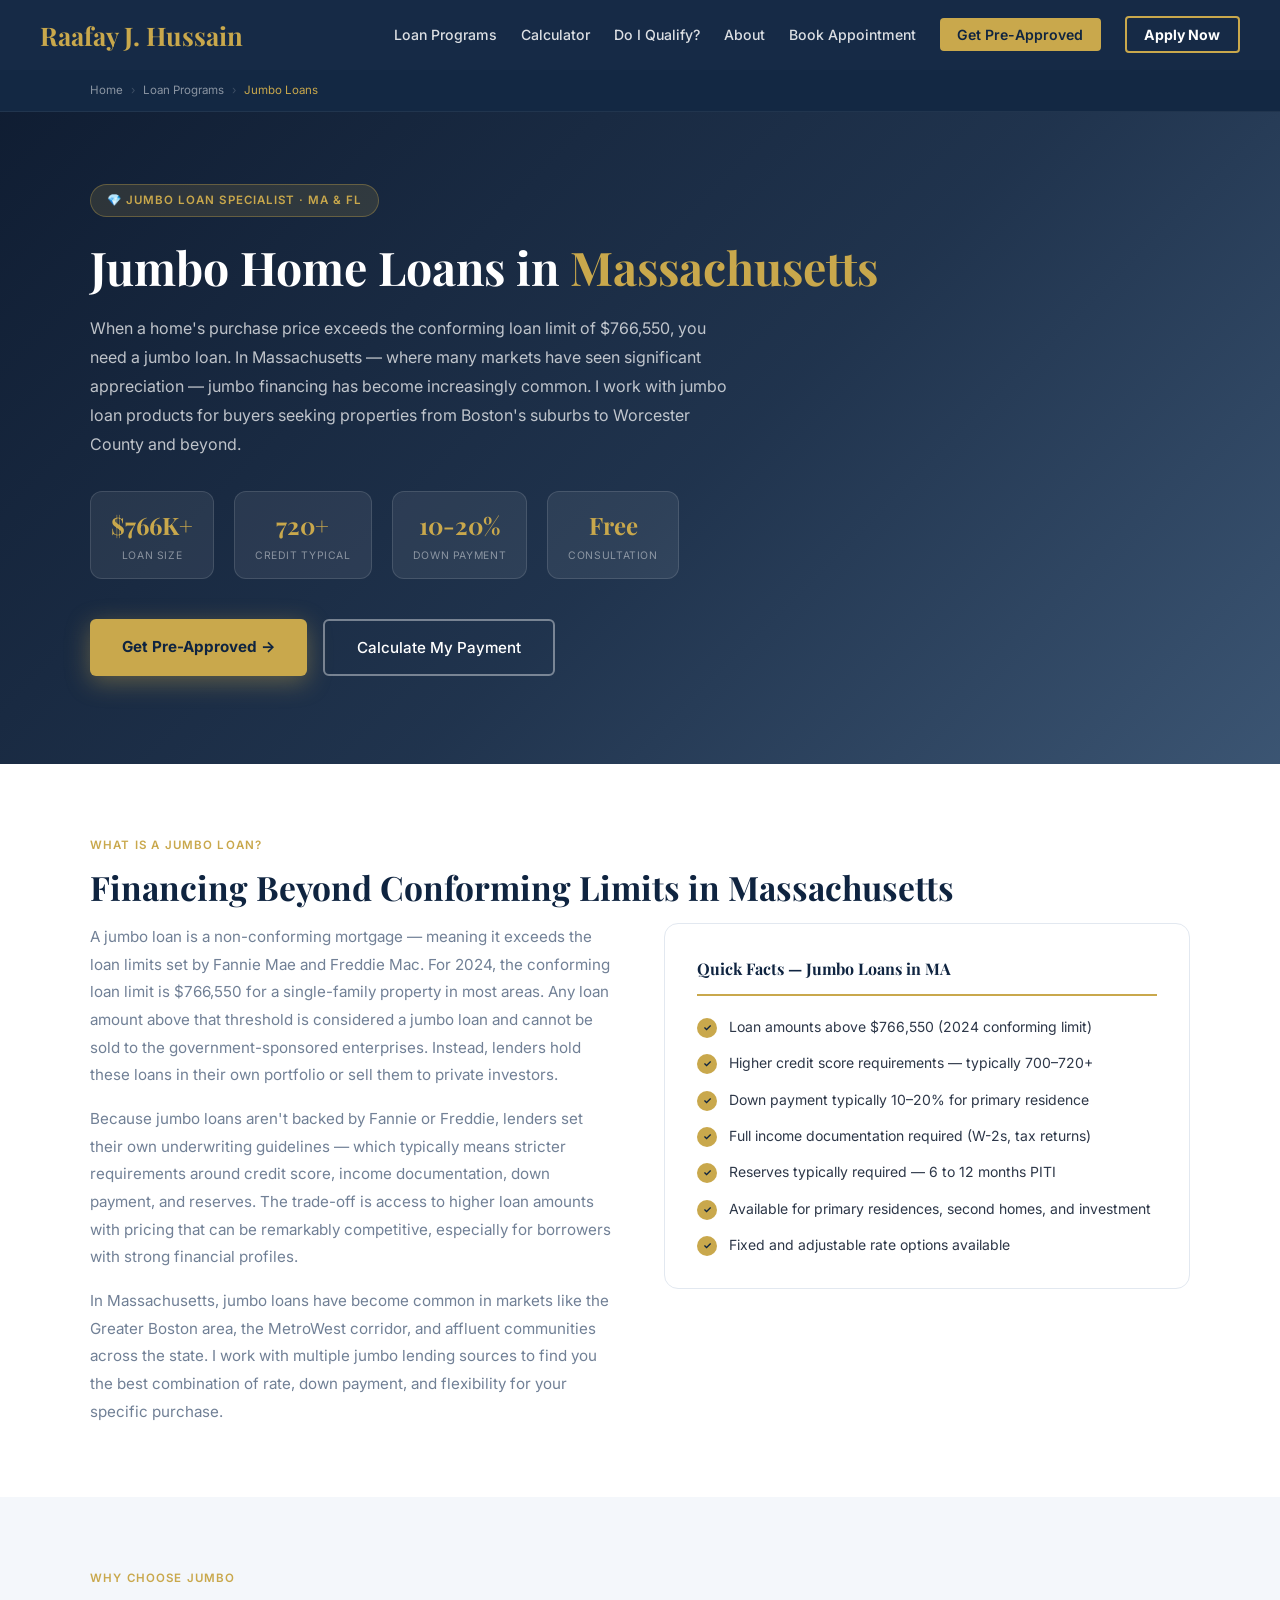
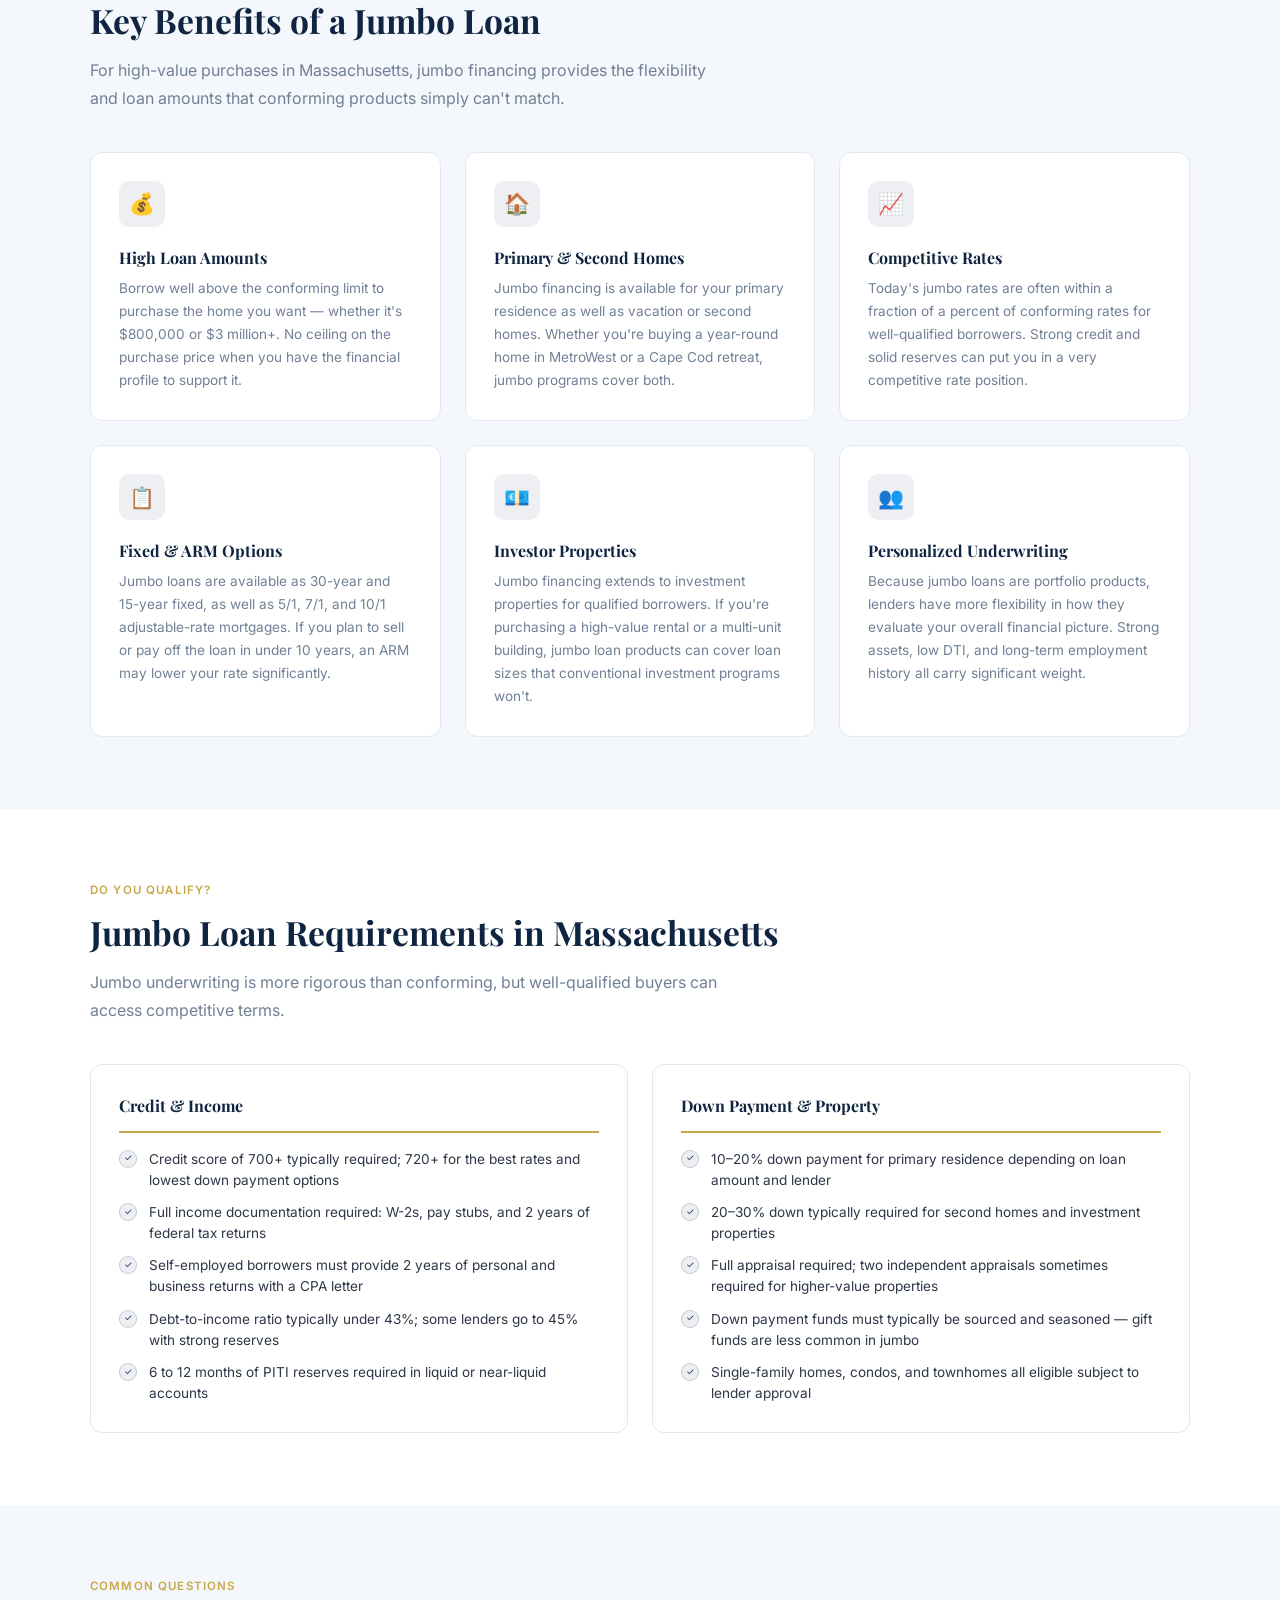
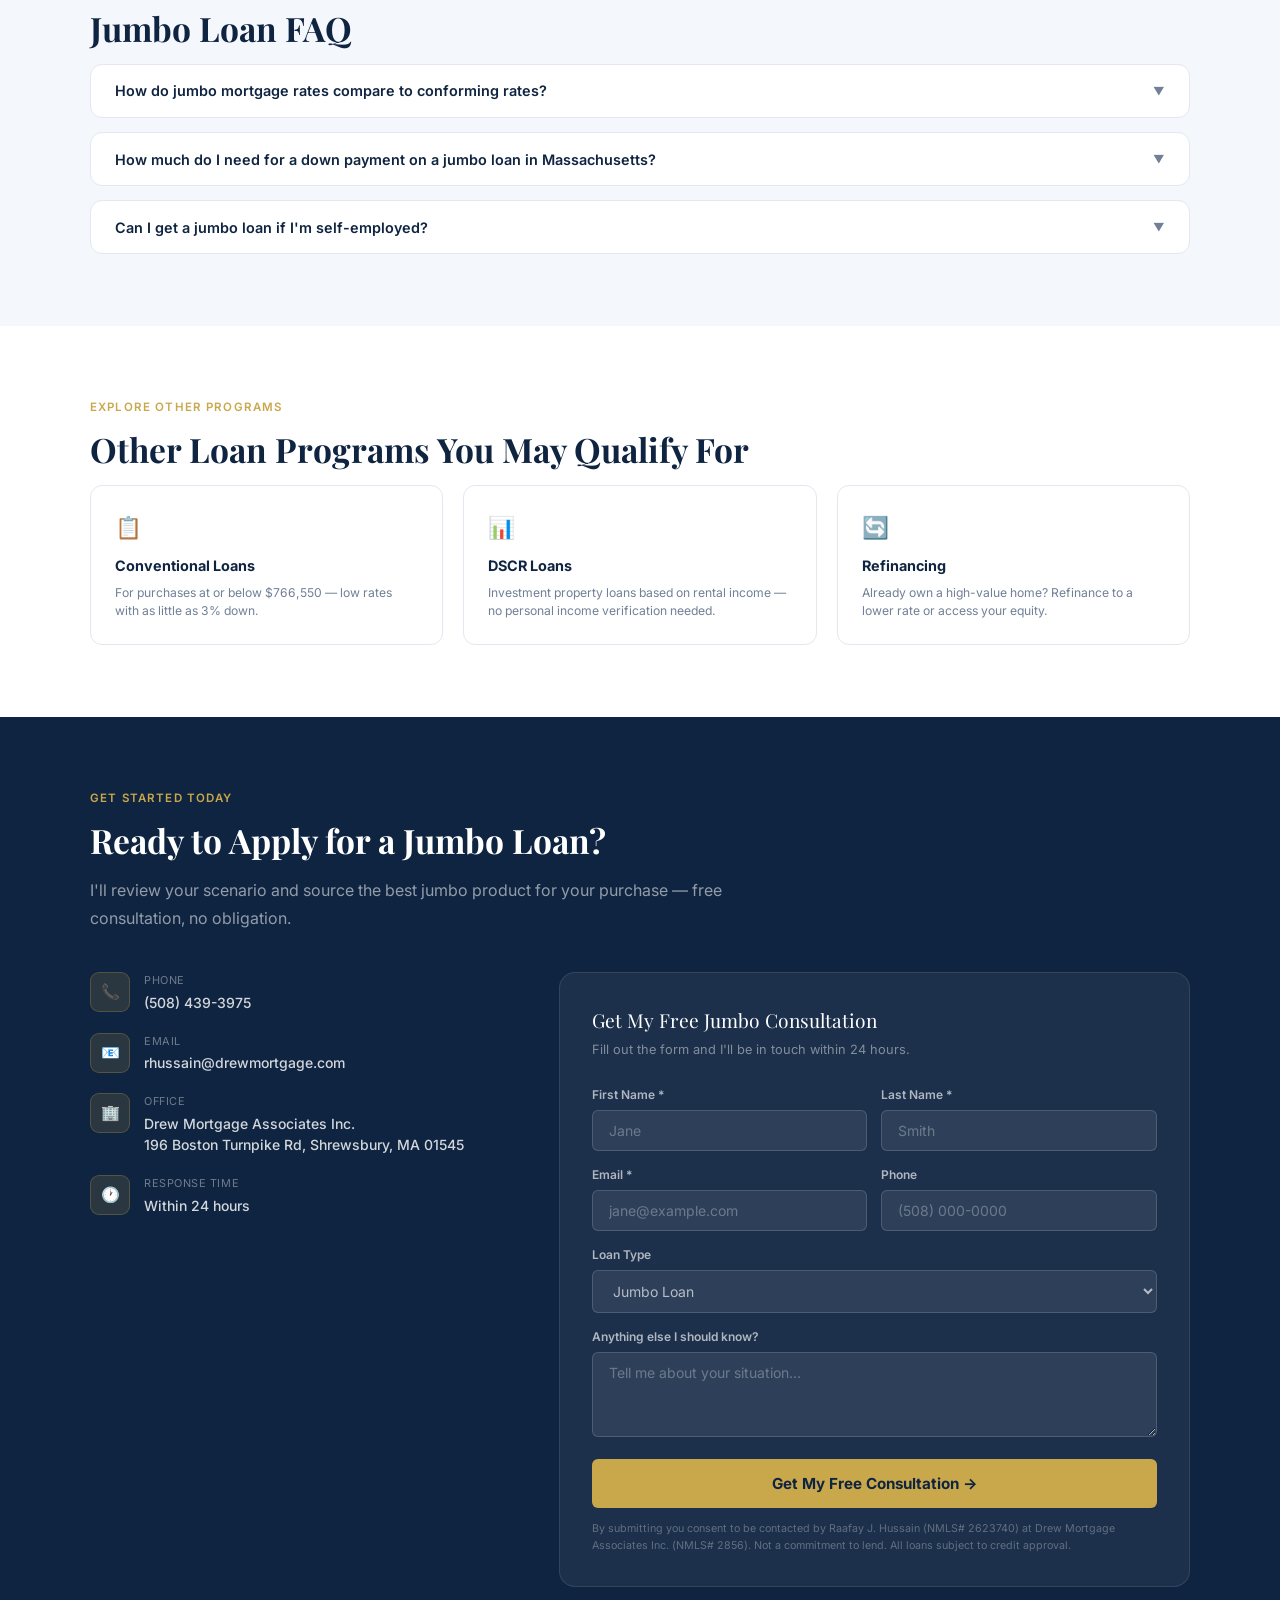
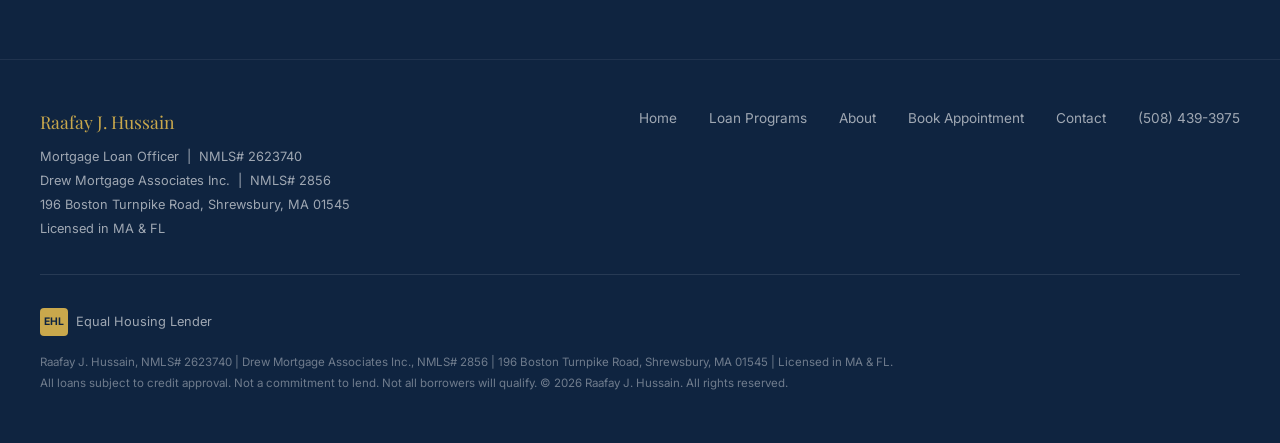
<file: jumbo-loans.html>
<!DOCTYPE html>
<html lang="en">
<head>
<meta charset="UTF-8">
<meta name="viewport" content="width=device-width, initial-scale=1.0">
<title>Jumbo Loans in Massachusetts | Luxury Home Financing | Raafay J. Hussain</title>
<meta name="description" content="Jumbo mortgage loans in Massachusetts for home purchases above $766,550. Expert jumbo loan guidance from Raafay J. Hussain (NMLS# 2623740) at Drew Mortgage Associates in Shrewsbury, MA.">
<meta name="keywords" content="jumbo loans Massachusetts, jumbo mortgage MA, luxury home loan Massachusetts, high balance mortgage MA, non-conforming loan Massachusetts">
<link rel="canonical" href="https://rjhmortgage.com/jumbo-loans.html">
<meta property="og:title" content="Jumbo Loans in Massachusetts | Raafay J. Hussain">
<meta property="og:description" content="Jumbo mortgage loans for Massachusetts home purchases above $766,550. Expert guidance from a licensed loan officer at Drew Mortgage Associates in Shrewsbury, MA.">
<meta property="og:url" content="https://rjhmortgage.com/jumbo-loans.html">
<script type="application/ld+json">{"@context":"https://schema.org","@graph":[{"@type":"BreadcrumbList","itemListElement":[{"@type":"ListItem","position":1,"name":"Home","item":"https://rjhmortgage.com"},{"@type":"ListItem","position":2,"name":"Loan Programs","item":"https://rjhmortgage.com/index.html#services"},{"@type":"ListItem","position":3,"name":"Jumbo Loans Massachusetts","item":"https://rjhmortgage.com/jumbo-loans.html"}]},{"@type":"Service","name":"Jumbo Mortgage Loans in Massachusetts","serviceType":"Jumbo Mortgage Loan","description":"Non-conforming jumbo mortgage loans for Massachusetts home purchases exceeding the conforming loan limit of $766,550.","provider":{"@type":"Person","name":"Raafay J. Hussain","jobTitle":"Mortgage Loan Officer","telephone":"+15084393975"},"areaServed":["Massachusetts","Florida"]}]}</script>
<link href="https://fonts.googleapis.com/css2?family=Playfair+Display:wght@400;600;700&family=Inter:wght@300;400;500;600&display=swap" rel="stylesheet">
<link rel="stylesheet" href="loan-page.css">
</head>
<body>
<nav>
  <div class="nav-inner">
    <a href="index.html" class="nav-logo">Raafay J. Hussain</a>
    <ul class="nav-links">
      <li><a href="loan-programs.html">Loan Programs</a></li>
      <li><a href="index.html#calculator">Calculator</a></li>
      <li><a href="index.html#quiz">Do I Qualify?</a></li>
      <li><a href="index.html#about">About</a></li>
      <li><a href="index.html#appointments">Book Appointment</a></li>
      <li><a href="index.html#contact" class="nav-cta">Get Pre-Approved</a></li>
      <li><a href="https://idp.elliemae.com/authorize?site_id=9111932669&response_type=code&redirect_uri=https%3A%2F%2Fdrewmortgage.mymortgage-online.com%2Fborrower-app%2Flogin%2F%3Flar%3Damohamed%26workFlowId%3D50152%26dest%3D%2Floan-app%2F%26guestuser%3D1%26siteId%3D9111932669&client_id=srtrz0d2&scope=ccbp%20cc&instance_id=be11171033&logo_url=https%3A%2F%2Fstore.asset.ecc.mortgagetech.ice.com%2Fd2a927b6-b5a4-45aa-b0df-c8dc6c5ccf44&logo_url_href=https%3A%2F%2Fwww.drewmortgage.com%2F&logo_alt_text=Logo&bust=90&apiBaseUrl=https://api.elliemae.com" target="_blank" class="nav-apply">Apply Now</a></li>
    </ul>
    <button class="hamburger" id="hamburger" onclick="toggleMenu()" aria-label="Menu"><span></span><span></span><span></span></button>
  </div>
</nav>
<div class="mobile-menu" id="mobileMenu">
  <a href="loan-programs.html" onclick="closeMenu()">Loan Programs</a>
  <a href="index.html#calculator" onclick="closeMenu()">Calculator</a>
  <a href="index.html#quiz" onclick="closeMenu()">Do I Qualify?</a>
  <a href="index.html#about" onclick="closeMenu()">About</a>
  <a href="index.html#appointments" onclick="closeMenu()">Book Appointment</a>
  <a href="index.html#contact" onclick="closeMenu()">Contact</a>
  <a href="tel:5084393975" onclick="closeMenu()">&#128222; (508) 439-3975</a>
  <a href="https://idp.elliemae.com/authorize?site_id=9111932669&response_type=code&redirect_uri=https%3A%2F%2Fdrewmortgage.mymortgage-online.com%2Fborrower-app%2Flogin%2F%3Flar%3Damohamed%26workFlowId%3D50152%26dest%3D%2Floan-app%2F%26guestuser%3D1%26siteId%3D9111932669&client_id=srtrz0d2&scope=ccbp%20cc&instance_id=be11171033&logo_url=https%3A%2F%2Fstore.asset.ecc.mortgagetech.ice.com%2Fd2a927b6-b5a4-45aa-b0df-c8dc6c5ccf44&logo_url_href=https%3A%2F%2Fwww.drewmortgage.com%2F&logo_alt_text=Logo&bust=90&apiBaseUrl=https://api.elliemae.com" target="_blank" class="mobile-menu-apply" onclick="closeMenu()">Apply Now</a>
</div>

<div class="breadcrumb">
  <div class="breadcrumb-inner">
    <a href="index.html">Home</a><span class="breadcrumb-sep">›</span>
    <a href="loan-programs.html">Loan Programs</a><span class="breadcrumb-sep">›</span>
    <span class="breadcrumb-current">Jumbo Loans</span>
  </div>
</div>

<div class="loan-hero">
  <div class="loan-hero-inner">
    <div class="loan-eyebrow">&#128142; Jumbo Loan Specialist · MA &amp; FL</div>
    <h1>Jumbo Home Loans in <span class="accent">Massachusetts</span></h1>
    <p class="loan-hero-body">When a home's purchase price exceeds the conforming loan limit of $766,550, you need a jumbo loan. In Massachusetts — where many markets have seen significant appreciation — jumbo financing has become increasingly common. I work with jumbo loan products for buyers seeking properties from Boston's suburbs to Worcester County and beyond.</p>
    <div class="loan-stats">
      <div class="loan-stat"><div class="loan-stat-value">$766K+</div><div class="loan-stat-label">Loan Size</div></div>
      <div class="loan-stat"><div class="loan-stat-value">720+</div><div class="loan-stat-label">Credit Typical</div></div>
      <div class="loan-stat"><div class="loan-stat-value">10-20%</div><div class="loan-stat-label">Down Payment</div></div>
      <div class="loan-stat"><div class="loan-stat-value">Free</div><div class="loan-stat-label">Consultation</div></div>
    </div>
    <div class="loan-hero-btns">
      <a href="#contact" class="btn-gold">Get Pre-Approved &#8594;</a>
      <a href="index.html#calculator" class="btn-ghost">Calculate My Payment</a>
    </div>
  </div>
</div>

<section>
  <div class="section-inner">
    <div class="section-tag">What Is a Jumbo Loan?</div>
    <h2 class="section-title">Financing Beyond Conforming Limits in Massachusetts</h2>
    <div class="overview-grid">
      <div class="overview-text">
        <p>A jumbo loan is a non-conforming mortgage — meaning it exceeds the loan limits set by Fannie Mae and Freddie Mac. For 2024, the conforming loan limit is $766,550 for a single-family property in most areas. Any loan amount above that threshold is considered a jumbo loan and cannot be sold to the government-sponsored enterprises. Instead, lenders hold these loans in their own portfolio or sell them to private investors.</p>
        <p>Because jumbo loans aren't backed by Fannie or Freddie, lenders set their own underwriting guidelines — which typically means stricter requirements around credit score, income documentation, down payment, and reserves. The trade-off is access to higher loan amounts with pricing that can be remarkably competitive, especially for borrowers with strong financial profiles.</p>
        <p>In Massachusetts, jumbo loans have become common in markets like the Greater Boston area, the MetroWest corridor, and affluent communities across the state. I work with multiple jumbo lending sources to find you the best combination of rate, down payment, and flexibility for your specific purchase.</p>
      </div>
      <div class="overview-box">
        <div class="overview-box-title">Quick Facts — Jumbo Loans in MA</div>
        <div class="highlight-row"><div class="hl-dot">&#10003;</div><div class="hl-text">Loan amounts above $766,550 (2024 conforming limit)</div></div>
        <div class="highlight-row"><div class="hl-dot">&#10003;</div><div class="hl-text">Higher credit score requirements — typically 700–720+</div></div>
        <div class="highlight-row"><div class="hl-dot">&#10003;</div><div class="hl-text">Down payment typically 10–20% for primary residence</div></div>
        <div class="highlight-row"><div class="hl-dot">&#10003;</div><div class="hl-text">Full income documentation required (W-2s, tax returns)</div></div>
        <div class="highlight-row"><div class="hl-dot">&#10003;</div><div class="hl-text">Reserves typically required — 6 to 12 months PITI</div></div>
        <div class="highlight-row"><div class="hl-dot">&#10003;</div><div class="hl-text">Available for primary residences, second homes, and investment</div></div>
        <div class="highlight-row"><div class="hl-dot">&#10003;</div><div class="hl-text">Fixed and adjustable rate options available</div></div>
      </div>
    </div>
  </div>
</section>

<section class="bg-light">
  <div class="section-inner">
    <div class="section-tag">Why Choose Jumbo</div>
    <h2 class="section-title">Key Benefits of a Jumbo Loan</h2>
    <p class="section-subtitle">For high-value purchases in Massachusetts, jumbo financing provides the flexibility and loan amounts that conforming products simply can't match.</p>
    <div class="benefits-grid">
      <div class="benefit-card"><div class="benefit-icon">&#128176;</div><div class="benefit-title">High Loan Amounts</div><p class="benefit-desc">Borrow well above the conforming limit to purchase the home you want — whether it's $800,000 or $3 million+. No ceiling on the purchase price when you have the financial profile to support it.</p></div>
      <div class="benefit-card"><div class="benefit-icon">&#127968;</div><div class="benefit-title">Primary &amp; Second Homes</div><p class="benefit-desc">Jumbo financing is available for your primary residence as well as vacation or second homes. Whether you're buying a year-round home in MetroWest or a Cape Cod retreat, jumbo programs cover both.</p></div>
      <div class="benefit-card"><div class="benefit-icon">&#128200;</div><div class="benefit-title">Competitive Rates</div><p class="benefit-desc">Today's jumbo rates are often within a fraction of a percent of conforming rates for well-qualified borrowers. Strong credit and solid reserves can put you in a very competitive rate position.</p></div>
      <div class="benefit-card"><div class="benefit-icon">&#128203;</div><div class="benefit-title">Fixed &amp; ARM Options</div><p class="benefit-desc">Jumbo loans are available as 30-year and 15-year fixed, as well as 5/1, 7/1, and 10/1 adjustable-rate mortgages. If you plan to sell or pay off the loan in under 10 years, an ARM may lower your rate significantly.</p></div>
      <div class="benefit-card"><div class="benefit-icon">&#128182;</div><div class="benefit-title">Investor Properties</div><p class="benefit-desc">Jumbo financing extends to investment properties for qualified borrowers. If you're purchasing a high-value rental or a multi-unit building, jumbo loan products can cover loan sizes that conventional investment programs won't.</p></div>
      <div class="benefit-card"><div class="benefit-icon">&#128101;</div><div class="benefit-title">Personalized Underwriting</div><p class="benefit-desc">Because jumbo loans are portfolio products, lenders have more flexibility in how they evaluate your overall financial picture. Strong assets, low DTI, and long-term employment history all carry significant weight.</p></div>
    </div>
  </div>
</section>

<section>
  <div class="section-inner">
    <div class="section-tag">Do You Qualify?</div>
    <h2 class="section-title">Jumbo Loan Requirements in Massachusetts</h2>
    <p class="section-subtitle">Jumbo underwriting is more rigorous than conforming, but well-qualified buyers can access competitive terms.</p>
    <div class="req-grid">
      <div class="req-card">
        <div class="req-card-title">Credit &amp; Income</div>
        <ul class="req-list">
          <li><span class="req-check">&#10003;</span><span>Credit score of 700+ typically required; 720+ for the best rates and lowest down payment options</span></li>
          <li><span class="req-check">&#10003;</span><span>Full income documentation required: W-2s, pay stubs, and 2 years of federal tax returns</span></li>
          <li><span class="req-check">&#10003;</span><span>Self-employed borrowers must provide 2 years of personal and business returns with a CPA letter</span></li>
          <li><span class="req-check">&#10003;</span><span>Debt-to-income ratio typically under 43%; some lenders go to 45% with strong reserves</span></li>
          <li><span class="req-check">&#10003;</span><span>6 to 12 months of PITI reserves required in liquid or near-liquid accounts</span></li>
        </ul>
      </div>
      <div class="req-card">
        <div class="req-card-title">Down Payment &amp; Property</div>
        <ul class="req-list">
          <li><span class="req-check">&#10003;</span><span>10–20% down payment for primary residence depending on loan amount and lender</span></li>
          <li><span class="req-check">&#10003;</span><span>20–30% down typically required for second homes and investment properties</span></li>
          <li><span class="req-check">&#10003;</span><span>Full appraisal required; two independent appraisals sometimes required for higher-value properties</span></li>
          <li><span class="req-check">&#10003;</span><span>Down payment funds must typically be sourced and seasoned — gift funds are less common in jumbo</span></li>
          <li><span class="req-check">&#10003;</span><span>Single-family homes, condos, and townhomes all eligible subject to lender approval</span></li>
        </ul>
      </div>
    </div>
  </div>
</section>

<section class="bg-light">
  <div class="section-inner">
    <div class="section-tag">Common Questions</div>
    <h2 class="section-title">Jumbo Loan FAQ</h2>
    <div class="faq-list">
      <div class="faq-item"><button class="faq-q">How do jumbo mortgage rates compare to conforming rates? <span class="faq-chevron">&#9660;</span></button><div class="faq-a">Historically, jumbo rates ran 0.25%–0.50% higher than conforming rates because the loans carry more lender risk. In recent years, that spread has tightened considerably for well-qualified borrowers — sometimes jumbo rates are essentially equivalent to, or even slightly below, conforming rates. The rate you're offered will depend heavily on your credit score, down payment percentage, reserves, and the specific lender. I work with multiple jumbo lending sources and shop your scenario to get you the most competitive pricing available for your profile.</div></div>
      <div class="faq-item"><button class="faq-q">How much do I need for a down payment on a jumbo loan in Massachusetts? <span class="faq-chevron">&#9660;</span></button><div class="faq-a">For a primary residence, most jumbo lenders in Massachusetts require 10–20% down. Some programs allow as little as 10% down for borrowers with 720+ credit and strong reserves, though those programs may carry PMI. For loan amounts above $1.5 million, 20%+ is more standard. For second homes, plan on 20%+ down. For investment properties, expect 25–30%+. The larger your down payment, the more favorable your rate and the broader your lender options. I'll find the minimum down payment program that makes sense for your specific purchase price and financial situation.</div></div>
      <div class="faq-item"><button class="faq-q">Can I get a jumbo loan if I'm self-employed? <span class="faq-chevron">&#9660;</span></button><div class="faq-a">Yes, but jumbo lenders typically require more documentation from self-employed borrowers. You'll generally need 2 years of personal and business federal tax returns, a CPA letter, and a year-to-date profit and loss statement. The key challenge for self-employed borrowers is that taxable income (after deductions) must still support the DTI requirements. If your tax returns show lower income due to write-offs, you may find a conventional jumbo difficult to qualify for — in which case a bank statement jumbo loan (qualifying on deposits rather than tax returns) may be a better fit. I work with both standard jumbo and bank statement jumbo products.</div></div>
    </div>
  </div>
</section>

<section>
  <div class="section-inner">
    <div class="section-tag">Explore Other Programs</div>
    <h2 class="section-title">Other Loan Programs You May Qualify For</h2>
    <div class="related-grid">
      <a href="conventional-loans.html" class="related-card"><div class="related-icon">&#128203;</div><div class="related-name">Conventional Loans</div><div class="related-desc">For purchases at or below $766,550 — low rates with as little as 3% down.</div></a>
      <a href="dscr-loans.html" class="related-card"><div class="related-icon">&#128202;</div><div class="related-name">DSCR Loans</div><div class="related-desc">Investment property loans based on rental income — no personal income verification needed.</div></a>
      <a href="refinancing.html" class="related-card"><div class="related-icon">&#128260;</div><div class="related-name">Refinancing</div><div class="related-desc">Already own a high-value home? Refinance to a lower rate or access your equity.</div></a>
    </div>
  </div>
</section>

<section class="cta-section" id="contact">
  <div class="section-inner">
    <div class="section-tag">Get Started Today</div>
    <h2 class="section-title">Ready to Apply for a Jumbo Loan?</h2>
    <p class="section-subtitle">I'll review your scenario and source the best jumbo product for your purchase — free consultation, no obligation.</p>
    <div class="cta-grid">
      <div>
        <div class="cta-info-item"><div class="cta-info-icon">&#128222;</div><div><div class="cta-info-label">Phone</div><a href="tel:5084393975" class="cta-info-value">(508) 439-3975</a></div></div>
        <div class="cta-info-item"><div class="cta-info-icon">&#128231;</div><div><div class="cta-info-label">Email</div><a href="mailto:rhussain@drewmortgage.com" class="cta-info-value">rhussain@drewmortgage.com</a></div></div>
        <div class="cta-info-item"><div class="cta-info-icon">&#127970;</div><div><div class="cta-info-label">Office</div><span class="cta-info-value">Drew Mortgage Associates Inc.<br>196 Boston Turnpike Rd, Shrewsbury, MA 01545</span></div></div>
        <div class="cta-info-item"><div class="cta-info-icon">&#128336;</div><div><div class="cta-info-label">Response Time</div><span class="cta-info-value">Within 24 hours</span></div></div>
      </div>
      <div class="cta-form-wrap">
        <div class="cta-form-title">Get My Free Jumbo Consultation</div>
        <div class="cta-form-sub">Fill out the form and I'll be in touch within 24 hours.</div>
        <form onsubmit="handleContact(event)">
          <div class="form-row">
            <div class="form-group"><label>First Name *</label><input type="text" name="firstName" placeholder="Jane" required></div>
            <div class="form-group"><label>Last Name *</label><input type="text" name="lastName" placeholder="Smith" required></div>
          </div>
          <div class="form-row">
            <div class="form-group"><label>Email *</label><input type="email" name="email" placeholder="jane@example.com" required></div>
            <div class="form-group"><label>Phone</label><input type="tel" name="phone" placeholder="(508) 000-0000"></div>
          </div>
          <div class="form-group"><label>Loan Type</label>
            <select name="loanType"><option value="Jumbo Loan" selected>Jumbo Loan</option><option value="Conventional">Conventional</option><option value="DSCR Loan">DSCR Loan</option><option value="Refinance">Refinance</option><option value="Not Sure">Not Sure</option></select>
          </div>
          <div class="form-group"><label>Anything else I should know?</label><textarea name="message" placeholder="Tell me about your situation..."></textarea></div>
          <button type="submit" class="form-submit">Get My Free Consultation &#8594;</button>
          <p class="form-disclaimer">By submitting you consent to be contacted by Raafay J. Hussain (NMLS# 2623740) at Drew Mortgage Associates Inc. (NMLS# 2856). Not a commitment to lend. All loans subject to credit approval.</p>
        </form>
      </div>
    </div>
  </div>
</section>

<footer>
  <div class="footer-inner">
    <div class="footer-top">
      <div><div class="footer-brand">Raafay J. Hussain</div><div class="footer-nmls">Mortgage Loan Officer &nbsp;|&nbsp; NMLS# 2623740<br>Drew Mortgage Associates Inc. &nbsp;|&nbsp; NMLS# 2856<br>196 Boston Turnpike Road, Shrewsbury, MA 01545<br>Licensed in MA &amp; FL</div></div>
      <div class="footer-links"><a href="index.html">Home</a><a href="loan-programs.html">Loan Programs</a><a href="index.html#about">About</a><a href="index.html#appointments">Book Appointment</a><a href="index.html#contact">Contact</a><a href="tel:5084393975">(508) 439-3975</a></div>
    </div>
    <div class="equal-housing"><div class="equal-housing-icon">EHL</div>Equal Housing Lender</div>
    <p class="footer-compliance">Raafay J. Hussain, NMLS# 2623740 | Drew Mortgage Associates Inc., NMLS# 2856 | 196 Boston Turnpike Road, Shrewsbury, MA 01545 | Licensed in MA &amp; FL.<br>All loans subject to credit approval. Not a commitment to lend. Not all borrowers will qualify. &copy; 2026 Raafay J. Hussain. All rights reserved.</p>
  </div>
</footer>

<script>
function toggleMenu(){document.getElementById('mobileMenu').classList.toggle('open');document.getElementById('hamburger').classList.toggle('open')}
function closeMenu(){document.getElementById('mobileMenu').classList.remove('open');document.getElementById('hamburger').classList.remove('open')}
document.addEventListener('click',function(e){const m=document.getElementById('mobileMenu'),b=document.getElementById('hamburger');if(m.classList.contains('open')&&!m.contains(e.target)&&!b.contains(e.target))closeMenu()});
document.querySelectorAll('.faq-q').forEach(btn=>{btn.addEventListener('click',()=>{const item=btn.closest('.faq-item'),isOpen=item.classList.contains('open');document.querySelectorAll('.faq-item').forEach(i=>i.classList.remove('open'));if(!isOpen)item.classList.add('open')})});
async function handleContact(e){e.preventDefault();const form=e.target,btn=form.querySelector('.form-submit');btn.textContent='Submitting...';btn.disabled=true;const g=n=>form.elements[n]?form.elements[n].value.trim():'';const fields=[{name:'firstname',value:g('firstName')},{name:'lastname',value:g('lastName')},{name:'email',value:g('email')},{name:'phone',value:g('phone')},{name:'loan_type',value:g('loanType')},{name:'message',value:g('message')}].filter(f=>f.value!=='');try{const res=await fetch('https://api.hsforms.com/submissions/v3/integration/submit/245340064/bd7ac999-988e-4e22-9c3f-7e68c446721b',{method:'POST',headers:{'Content-Type':'application/json'},body:JSON.stringify({submittedAt:Date.now(),fields,context:{pageUri:window.location.href,pageName:document.title}})});if(res.ok){btn.textContent='✓ Submitted! I\'ll be in touch within 24 hours.';btn.style.background='#276749';form.reset();setTimeout(()=>{btn.textContent='Get My Free Consultation →';btn.style.background='';btn.disabled=false},6000)}else throw new Error()}catch{btn.textContent='Something went wrong — call (508) 439-3975';btn.style.background='#c53030';btn.disabled=false;setTimeout(()=>{btn.textContent='Get My Free Consultation →';btn.style.background=''},5000)}}
</script>
</body>
</html>
</file>
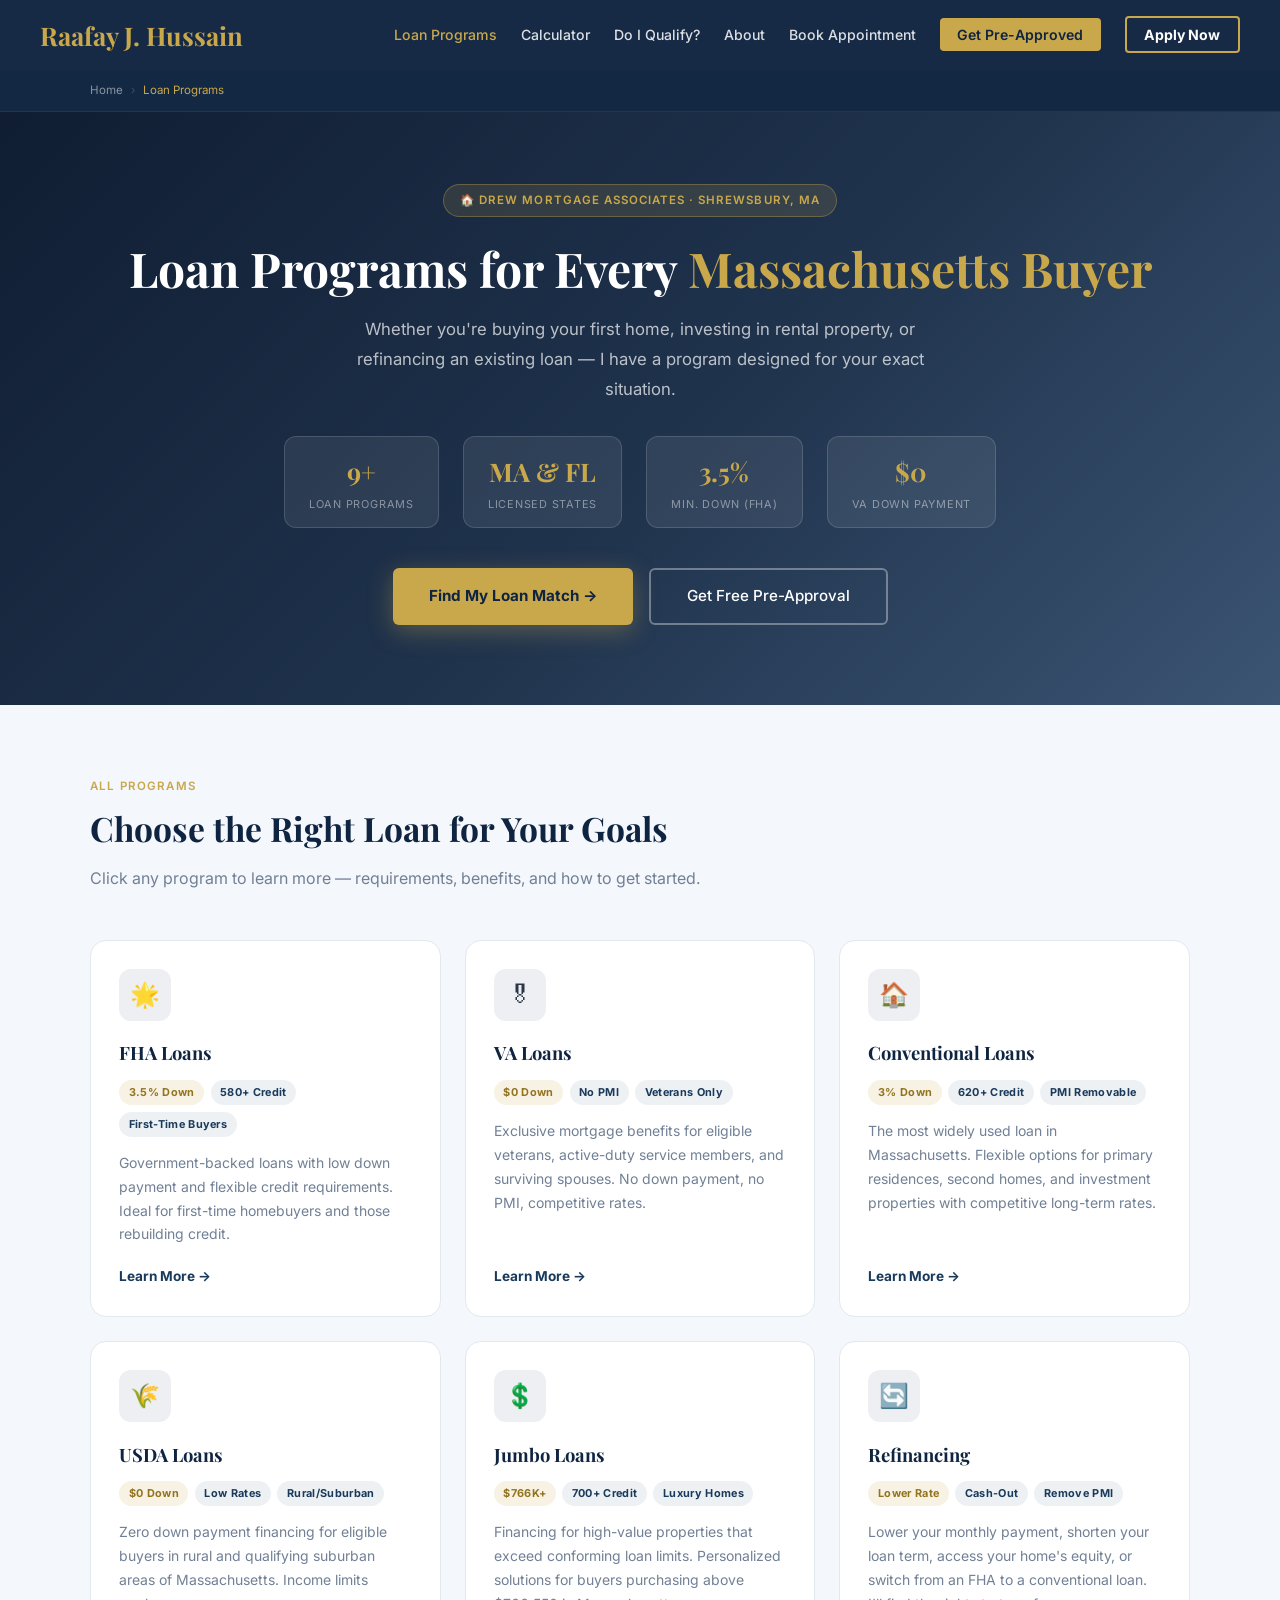
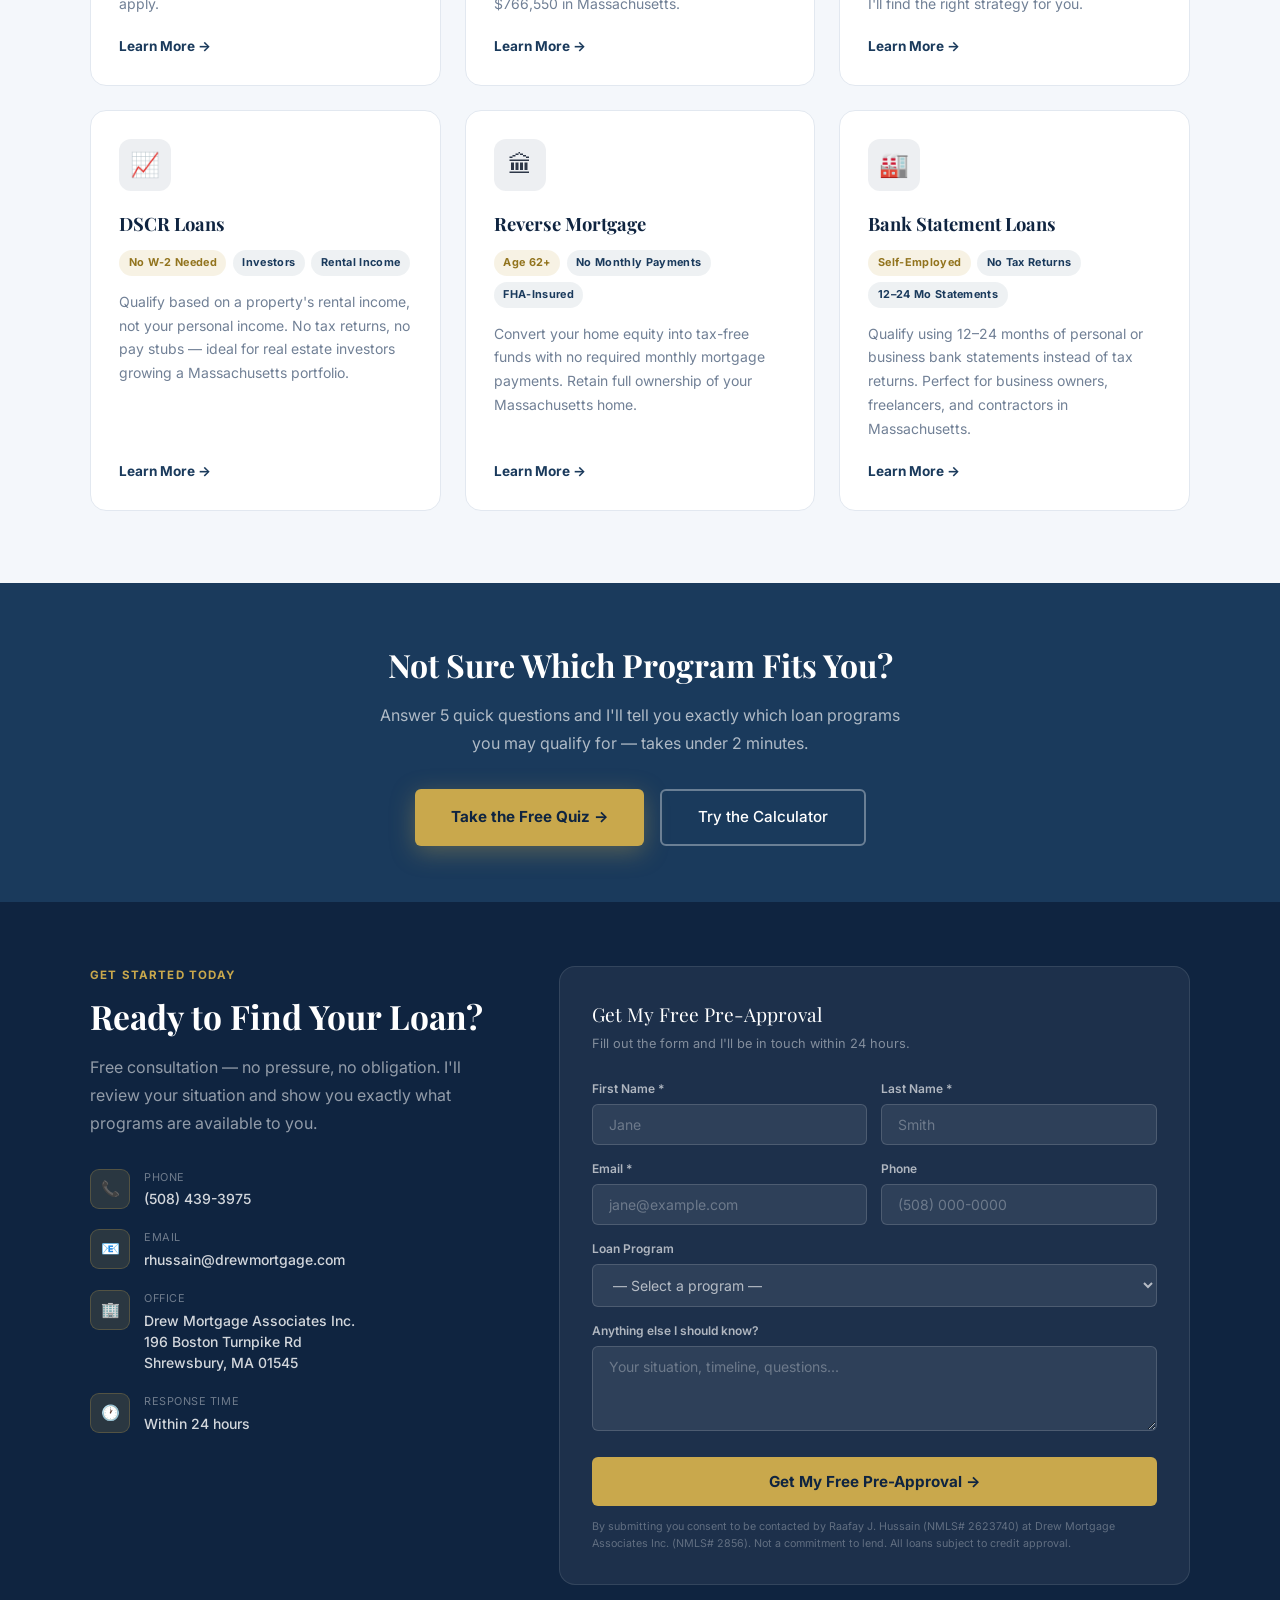
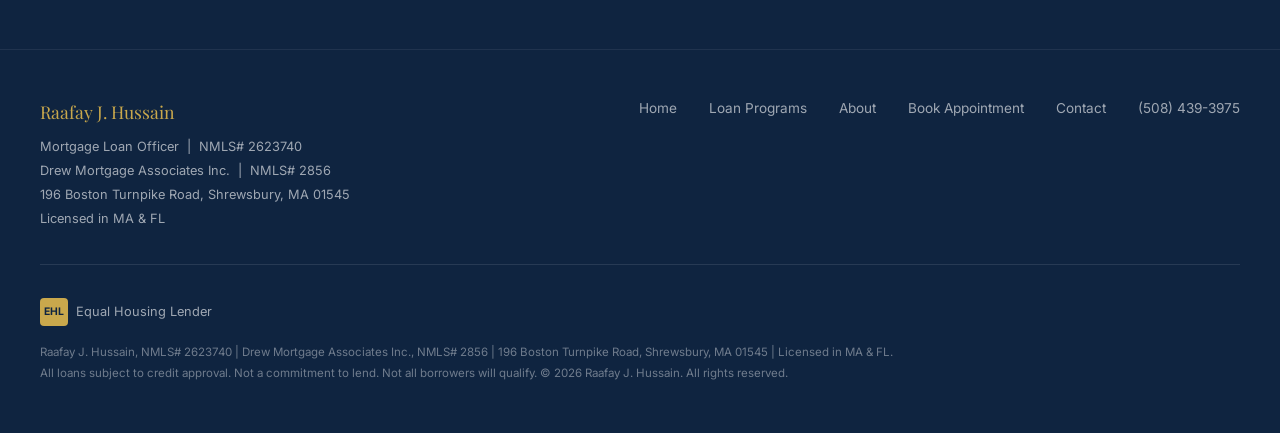
<file: loan-programs.html>
<!DOCTYPE html>
<html lang="en">
<head>
<meta charset="UTF-8">
<meta name="viewport" content="width=device-width, initial-scale=1.0">
<title>Loan Programs | FHA, VA, Conventional & More | Raafay J. Hussain – Drew Mortgage</title>
<meta name="description" content="Explore all mortgage loan programs offered by Raafay J. Hussain (NMLS# 2623740) at Drew Mortgage Associates in Shrewsbury, MA — FHA, VA, Conventional, USDA, Jumbo, DSCR, Reverse Mortgage, Bank Statement, and Refinancing.">
<meta name="keywords" content="mortgage loan programs Massachusetts, home loan options MA, FHA VA conventional USDA Massachusetts, Drew Mortgage Associates Shrewsbury, mortgage programs Worcester County">
<link rel="canonical" href="https://rjhmortgage.com/loan-programs.html">
<meta property="og:title" content="Mortgage Loan Programs | Raafay J. Hussain – Drew Mortgage Associates">
<meta property="og:description" content="9+ loan programs for Massachusetts and Florida homebuyers — FHA, VA, Conventional, USDA, Jumbo, DSCR, Reverse Mortgage, Bank Statement Loans, and Refinancing.">
<meta property="og:url" content="https://rjhmortgage.com/loan-programs.html">
<script type="application/ld+json">{"@context":"https://schema.org","@graph":[{"@type":"BreadcrumbList","itemListElement":[{"@type":"ListItem","position":1,"name":"Home","item":"https://rjhmortgage.com"},{"@type":"ListItem","position":2,"name":"Loan Programs","item":"https://rjhmortgage.com/loan-programs.html"}]},{"@type":"Person","name":"Raafay J. Hussain","jobTitle":"Mortgage Loan Officer","telephone":"+15084393975","email":"rhussain@drewmortgage.com","url":"https://rjhmortgage.com","worksFor":{"@type":"Organization","name":"Drew Mortgage Associates Inc.","address":{"@type":"PostalAddress","streetAddress":"196 Boston Turnpike Road","addressLocality":"Shrewsbury","addressRegion":"MA","postalCode":"01545"}}}]}</script>
<link href="https://fonts.googleapis.com/css2?family=Playfair+Display:wght@400;600;700&family=Inter:wght@300;400;500;600&display=swap" rel="stylesheet">
<link rel="stylesheet" href="loan-page.css">
<style>
  /* Page-specific additions */
  .lp-hero { background: linear-gradient(135deg, rgba(8,22,44,.97) 0%, rgba(15,36,64,.93) 55%, rgba(25,55,90,.85) 100%); padding: 4.5rem 2rem 5rem; }
  .lp-hero-inner { max-width: 1100px; margin: 0 auto; text-align: center; }
  .lp-hero h1 { font-family: 'Playfair Display', serif; font-size: 3rem; font-weight: 700; color: #fff; line-height: 1.15; margin-bottom: 1.1rem; }
  .lp-hero h1 .accent { color: var(--gold); }
  .lp-hero-sub { font-size: 1.05rem; color: rgba(255,255,255,.7); max-width: 600px; margin: 0 auto 2rem; line-height: 1.8; }
  .lp-hero-stats { display: flex; gap: 1.5rem; justify-content: center; flex-wrap: wrap; margin-bottom: 2.5rem; }
  .lp-stat { background: rgba(255,255,255,.08); border: 1px solid rgba(255,255,255,.14); border-radius: 12px; padding: .875rem 1.5rem; text-align: center; }
  .lp-stat-value { font-family: 'Playfair Display', serif; font-size: 1.6rem; font-weight: 700; color: var(--gold); }
  .lp-stat-label { font-size: .68rem; color: rgba(255,255,255,.45); text-transform: uppercase; letter-spacing: .07em; margin-top: .2rem; }
  .lp-hero-btns { display: flex; gap: 1rem; justify-content: center; flex-wrap: wrap; }

  /* Programs grid */
  .programs-grid { display: grid; grid-template-columns: repeat(3, 1fr); gap: 1.5rem; margin-top: 3rem; }
  .program-card { background: #fff; border-radius: 16px; border: 1px solid #e2e8f0; padding: 1.75rem; display: flex; flex-direction: column; transition: all .3s; position: relative; overflow: hidden; text-decoration: none; color: inherit; }
  .program-card::before { content: ''; position: absolute; top: 0; left: 0; right: 0; height: 4px; background: var(--gold); transform: scaleX(0); transform-origin: left; transition: transform .3s; }
  .program-card:hover { transform: translateY(-5px); box-shadow: 0 16px 48px rgba(0,0,0,.1); border-color: transparent; }
  .program-card:hover::before { transform: scaleX(1); }
  .program-card-icon { width: 52px; height: 52px; background: rgba(26,58,92,.08); border-radius: 12px; display: flex; align-items: center; justify-content: center; font-size: 1.5rem; margin-bottom: 1.1rem; }
  .program-card-title { font-family: 'Playfair Display', serif; font-size: 1.15rem; font-weight: 700; color: var(--navy-dark); margin-bottom: .75rem; }
  .program-card-badges { display: flex; gap: .4rem; flex-wrap: wrap; margin-bottom: .875rem; }
  .badge { background: rgba(26,58,92,.07); color: var(--navy); font-size: .68rem; font-weight: 700; padding: .25rem .6rem; border-radius: 100px; letter-spacing: .03em; white-space: nowrap; }
  .badge-gold { background: rgba(201,168,76,.15); color: #92741e; }
  .program-card-desc { font-size: .875rem; color: var(--text-light); line-height: 1.7; flex-grow: 1; margin-bottom: 1.25rem; }
  .program-card-link { display: inline-flex; align-items: center; gap: .4rem; font-size: .85rem; font-weight: 700; color: var(--navy); transition: gap .2s, color .2s; }
  .program-card:hover .program-card-link { gap: .7rem; color: var(--gold); }

  /* Quiz CTA strip */
  .quiz-strip { background: var(--navy); padding: 3.5rem 2rem; text-align: center; }
  .quiz-strip h2 { font-family: 'Playfair Display', serif; font-size: 2rem; color: #fff; margin-bottom: .75rem; }
  .quiz-strip p { color: rgba(255,255,255,.65); font-size: 1rem; max-width: 520px; margin: 0 auto 2rem; line-height: 1.7; }
  .quiz-strip-btns { display: flex; gap: 1rem; justify-content: center; flex-wrap: wrap; }
  .btn-gold-solid { background: var(--gold); color: var(--navy-dark); padding: 1rem 2.25rem; border-radius: 6px; font-weight: 700; font-size: .95rem; text-decoration: none; transition: all .25s; box-shadow: 0 6px 24px rgba(201,168,76,.35); }
  .btn-gold-solid:hover { background: var(--gold-light); transform: translateY(-2px); }
  .btn-ghost-white { border: 2px solid rgba(255,255,255,.35); color: #fff !important; padding: .9rem 2.25rem; border-radius: 6px; font-weight: 500; font-size: .95rem; text-decoration: none; transition: all .25s; }
  .btn-ghost-white:hover { border-color: var(--gold); color: var(--gold) !important; }

  /* Contact */
  .lp-contact { background: var(--navy-dark); padding: 4rem 2rem; }
  .lp-contact-inner { max-width: 1100px; margin: 0 auto; display: grid; grid-template-columns: 1fr 1.5fr; gap: 3rem; align-items: start; }
  .lp-contact-tag { font-size: .72rem; font-weight: 700; letter-spacing: .1em; text-transform: uppercase; color: var(--gold); margin-bottom: .75rem; }
  .lp-contact-title { font-family: 'Playfair Display', serif; font-size: 2.1rem; font-weight: 700; color: #fff; margin-bottom: 1rem; line-height: 1.2; }
  .lp-contact-sub { font-size: 1rem; color: rgba(255,255,255,.55); margin-bottom: 2rem; line-height: 1.75; }
  .lp-contact-item { display: flex; align-items: flex-start; gap: .875rem; margin-bottom: 1.25rem; }
  .lp-contact-icon { width: 40px; height: 40px; background: rgba(201,168,76,.15); border: 1px solid rgba(201,168,76,.25); border-radius: 9px; display: flex; align-items: center; justify-content: center; font-size: .95rem; flex-shrink: 0; }
  .lp-contact-label { font-size: .68rem; text-transform: uppercase; letter-spacing: .05em; color: rgba(255,255,255,.4); margin-bottom: .15rem; }
  .lp-contact-value { font-size: .875rem; color: rgba(255,255,255,.82); font-weight: 500; text-decoration: none; display: block; line-height: 1.5; }
  .lp-contact-value:hover { color: var(--gold); }
  .lp-form-wrap { background: rgba(255,255,255,.06); border: 1px solid rgba(255,255,255,.1); border-radius: 16px; padding: 2rem; }
  .lp-form-title { font-family: 'Playfair Display', serif; font-size: 1.2rem; color: #fff; margin-bottom: .3rem; }
  .lp-form-sub { font-size: .8rem; color: rgba(255,255,255,.45); margin-bottom: 1.5rem; line-height: 1.6; }
  .lp-form-row { display: grid; grid-template-columns: 1fr 1fr; gap: .875rem; margin-bottom: 0; }
  .lp-form-group { margin-bottom: .875rem; }
  .lp-form-group label { display: block; font-size: .75rem; font-weight: 600; color: rgba(255,255,255,.65); margin-bottom: .35rem; }
  .lp-form-group input, .lp-form-group select, .lp-form-group textarea { width: 100%; padding: .7rem 1rem; border: 1px solid rgba(255,255,255,.15); border-radius: 6px; font-family: 'Inter', sans-serif; font-size: .875rem; color: #fff; background: rgba(255,255,255,.08); transition: border-color .2s; }
  .lp-form-group input::placeholder, .lp-form-group textarea::placeholder { color: rgba(255,255,255,.3); }
  .lp-form-group input:focus, .lp-form-group select:focus, .lp-form-group textarea:focus { outline: none; border-color: var(--gold); box-shadow: 0 0 0 3px rgba(201,168,76,.1); }
  .lp-form-group select { color: rgba(255,255,255,.65); }
  .lp-form-group select option { color: var(--text); background: white; }
  .lp-form-group textarea { height: 85px; resize: vertical; }
  .lp-form-submit { width: 100%; background: var(--gold); color: var(--navy-dark); border: none; padding: .95rem; border-radius: 6px; font-family: 'Inter', sans-serif; font-size: .95rem; font-weight: 700; cursor: pointer; transition: all .2s; margin-top: .25rem; }
  .lp-form-submit:hover { background: var(--gold-light); }
  .lp-form-submit:disabled { opacity: .65; cursor: not-allowed; }
  .lp-disclaimer { font-size: .67rem; color: rgba(255,255,255,.3); margin-top: .75rem; line-height: 1.6; }

  @media (max-width: 960px) {
    .programs-grid { grid-template-columns: 1fr 1fr; }
    .lp-contact-inner { grid-template-columns: 1fr; }
    .lp-hero h1 { font-size: 2.3rem; }
  }
  @media (max-width: 600px) {
    .programs-grid { grid-template-columns: 1fr; }
    .lp-hero h1 { font-size: 1.9rem; }
    .lp-hero-stats { gap: 1rem; }
    .lp-hero-btns { flex-direction: column; align-items: stretch; }
    .btn-gold-solid, .btn-ghost-white { text-align: center; }
    .lp-form-row { grid-template-columns: 1fr; }
    .quiz-strip-btns { flex-direction: column; align-items: stretch; }
  }
</style>
</head>
<body>

<nav>
  <div class="nav-inner">
    <a href="index.html" class="nav-logo">Raafay J. Hussain</a>
    <ul class="nav-links">
      <li><a href="loan-programs.html" style="color:var(--gold);">Loan Programs</a></li>
      <li><a href="index.html#calculator">Calculator</a></li>
      <li><a href="index.html#quiz">Do I Qualify?</a></li>
      <li><a href="index.html#about">About</a></li>
      <li><a href="index.html#appointments">Book Appointment</a></li>
      <li><a href="index.html#contact" class="nav-cta">Get Pre-Approved</a></li>
      <li><a href="https://idp.elliemae.com/authorize?site_id=9111932669&response_type=code&redirect_uri=https%3A%2F%2Fdrewmortgage.mymortgage-online.com%2Fborrower-app%2Flogin%2F%3Flar%3Damohamed%26workFlowId%3D50152%26dest%3D%2Floan-app%2F%26guestuser%3D1%26siteId%3D9111932669&client_id=srtrz0d2&scope=ccbp%20cc&instance_id=be11171033&logo_url=https%3A%2F%2Fstore.asset.ecc.mortgagetech.ice.com%2Fd2a927b6-b5a4-45aa-b0df-c8dc6c5ccf44&logo_url_href=https%3A%2F%2Fwww.drewmortgage.com%2F&logo_alt_text=Logo&bust=90&apiBaseUrl=https://api.elliemae.com" target="_blank" class="nav-apply">Apply Now</a></li>
    </ul>
    <button class="hamburger" id="hamburger" onclick="toggleMenu()" aria-label="Menu"><span></span><span></span><span></span></button>
  </div>
</nav>
<div class="mobile-menu" id="mobileMenu">
  <a href="loan-programs.html" onclick="closeMenu()">Loan Programs</a>
  <a href="index.html#calculator" onclick="closeMenu()">Calculator</a>
  <a href="index.html#quiz" onclick="closeMenu()">Do I Qualify?</a>
  <a href="index.html#about" onclick="closeMenu()">About</a>
  <a href="index.html#appointments" onclick="closeMenu()">Book Appointment</a>
  <a href="index.html#contact" onclick="closeMenu()">Contact</a>
  <a href="tel:5084393975" onclick="closeMenu()">&#128222; (508) 439-3975</a>
  <a href="https://idp.elliemae.com/authorize?site_id=9111932669&response_type=code&redirect_uri=https%3A%2F%2Fdrewmortgage.mymortgage-online.com%2Fborrower-app%2Flogin%2F%3Flar%3Damohamed%26workFlowId%3D50152%26dest%3D%2Floan-app%2F%26guestuser%3D1%26siteId%3D9111932669&client_id=srtrz0d2&scope=ccbp%20cc&instance_id=be11171033&logo_url=https%3A%2F%2Fstore.asset.ecc.mortgagetech.ice.com%2Fd2a927b6-b5a4-45aa-b0df-c8dc6c5ccf44&logo_url_href=https%3A%2F%2Fwww.drewmortgage.com%2F&logo_alt_text=Logo&bust=90&apiBaseUrl=https://api.elliemae.com" target="_blank" class="mobile-menu-apply" onclick="closeMenu()">Apply Now</a>
</div>

<!-- Breadcrumb -->
<div class="breadcrumb" style="margin-top:70px;">
  <div class="breadcrumb-inner">
    <a href="index.html">Home</a><span class="breadcrumb-sep">›</span>
    <span class="breadcrumb-current">Loan Programs</span>
  </div>
</div>

<!-- Hero -->
<div class="lp-hero">
  <div class="lp-hero-inner">
    <div class="loan-eyebrow" style="margin:0 auto 1.5rem;">&#127968; Drew Mortgage Associates · Shrewsbury, MA</div>
    <h1>Loan Programs for Every <span class="accent">Massachusetts Buyer</span></h1>
    <p class="lp-hero-sub">Whether you're buying your first home, investing in rental property, or refinancing an existing loan — I have a program designed for your exact situation.</p>
    <div class="lp-hero-stats">
      <div class="lp-stat"><div class="lp-stat-value">9+</div><div class="lp-stat-label">Loan Programs</div></div>
      <div class="lp-stat"><div class="lp-stat-value">MA &amp; FL</div><div class="lp-stat-label">Licensed States</div></div>
      <div class="lp-stat"><div class="lp-stat-value">3.5%</div><div class="lp-stat-label">Min. Down (FHA)</div></div>
      <div class="lp-stat"><div class="lp-stat-value">$0</div><div class="lp-stat-label">VA Down Payment</div></div>
    </div>
    <div class="lp-hero-btns">
      <a href="index.html#quiz" class="btn-gold-solid">Find My Loan Match &#8594;</a>
      <a href="index.html#contact" class="btn-ghost-white">Get Free Pre-Approval</a>
    </div>
  </div>
</div>

<!-- Programs Grid -->
<section style="background:var(--light);">
  <div class="section-inner">
    <div class="section-tag">All Programs</div>
    <h2 class="section-title">Choose the Right Loan for Your Goals</h2>
    <p class="section-subtitle">Click any program to learn more — requirements, benefits, and how to get started.</p>

    <div class="programs-grid">

      <a href="fha-loans.html" class="program-card">
        <div class="program-card-icon">&#127775;</div>
        <div class="program-card-title">FHA Loans</div>
        <div class="program-card-badges">
          <span class="badge badge-gold">3.5% Down</span>
          <span class="badge">580+ Credit</span>
          <span class="badge">First-Time Buyers</span>
        </div>
        <p class="program-card-desc">Government-backed loans with low down payment and flexible credit requirements. Ideal for first-time homebuyers and those rebuilding credit.</p>
        <span class="program-card-link">Learn More &#8594;</span>
      </a>

      <a href="va-loans.html" class="program-card">
        <div class="program-card-icon">&#127894;</div>
        <div class="program-card-title">VA Loans</div>
        <div class="program-card-badges">
          <span class="badge badge-gold">$0 Down</span>
          <span class="badge">No PMI</span>
          <span class="badge">Veterans Only</span>
        </div>
        <p class="program-card-desc">Exclusive mortgage benefits for eligible veterans, active-duty service members, and surviving spouses. No down payment, no PMI, competitive rates.</p>
        <span class="program-card-link">Learn More &#8594;</span>
      </a>

      <a href="conventional-loans.html" class="program-card">
        <div class="program-card-icon">&#127968;</div>
        <div class="program-card-title">Conventional Loans</div>
        <div class="program-card-badges">
          <span class="badge badge-gold">3% Down</span>
          <span class="badge">620+ Credit</span>
          <span class="badge">PMI Removable</span>
        </div>
        <p class="program-card-desc">The most widely used loan in Massachusetts. Flexible options for primary residences, second homes, and investment properties with competitive long-term rates.</p>
        <span class="program-card-link">Learn More &#8594;</span>
      </a>

      <a href="usda-loans.html" class="program-card">
        <div class="program-card-icon">&#127806;</div>
        <div class="program-card-title">USDA Loans</div>
        <div class="program-card-badges">
          <span class="badge badge-gold">$0 Down</span>
          <span class="badge">Low Rates</span>
          <span class="badge">Rural/Suburban</span>
        </div>
        <p class="program-card-desc">Zero down payment financing for eligible buyers in rural and qualifying suburban areas of Massachusetts. Income limits apply.</p>
        <span class="program-card-link">Learn More &#8594;</span>
      </a>

      <a href="jumbo-loans.html" class="program-card">
        <div class="program-card-icon">&#128178;</div>
        <div class="program-card-title">Jumbo Loans</div>
        <div class="program-card-badges">
          <span class="badge badge-gold">$766K+</span>
          <span class="badge">700+ Credit</span>
          <span class="badge">Luxury Homes</span>
        </div>
        <p class="program-card-desc">Financing for high-value properties that exceed conforming loan limits. Personalized solutions for buyers purchasing above $766,550 in Massachusetts.</p>
        <span class="program-card-link">Learn More &#8594;</span>
      </a>

      <a href="refinancing.html" class="program-card">
        <div class="program-card-icon">&#128260;</div>
        <div class="program-card-title">Refinancing</div>
        <div class="program-card-badges">
          <span class="badge badge-gold">Lower Rate</span>
          <span class="badge">Cash-Out</span>
          <span class="badge">Remove PMI</span>
        </div>
        <p class="program-card-desc">Lower your monthly payment, shorten your loan term, access your home's equity, or switch from an FHA to a conventional loan. I'll find the right strategy for you.</p>
        <span class="program-card-link">Learn More &#8594;</span>
      </a>

      <a href="dscr-loans.html" class="program-card">
        <div class="program-card-icon">&#128200;</div>
        <div class="program-card-title">DSCR Loans</div>
        <div class="program-card-badges">
          <span class="badge badge-gold">No W-2 Needed</span>
          <span class="badge">Investors</span>
          <span class="badge">Rental Income</span>
        </div>
        <p class="program-card-desc">Qualify based on a property's rental income, not your personal income. No tax returns, no pay stubs — ideal for real estate investors growing a Massachusetts portfolio.</p>
        <span class="program-card-link">Learn More &#8594;</span>
      </a>

      <a href="reverse-mortgage.html" class="program-card">
        <div class="program-card-icon">&#127963;</div>
        <div class="program-card-title">Reverse Mortgage</div>
        <div class="program-card-badges">
          <span class="badge badge-gold">Age 62+</span>
          <span class="badge">No Monthly Payments</span>
          <span class="badge">FHA-Insured</span>
        </div>
        <p class="program-card-desc">Convert your home equity into tax-free funds with no required monthly mortgage payments. Retain full ownership of your Massachusetts home.</p>
        <span class="program-card-link">Learn More &#8594;</span>
      </a>

      <a href="bank-statement-loans.html" class="program-card">
        <div class="program-card-icon">&#127981;</div>
        <div class="program-card-title">Bank Statement Loans</div>
        <div class="program-card-badges">
          <span class="badge badge-gold">Self-Employed</span>
          <span class="badge">No Tax Returns</span>
          <span class="badge">12–24 Mo Statements</span>
        </div>
        <p class="program-card-desc">Qualify using 12–24 months of personal or business bank statements instead of tax returns. Perfect for business owners, freelancers, and contractors in Massachusetts.</p>
        <span class="program-card-link">Learn More &#8594;</span>
      </a>

    </div>
  </div>
</section>

<!-- Quiz CTA strip -->
<div class="quiz-strip">
  <h2>Not Sure Which Program Fits You?</h2>
  <p>Answer 5 quick questions and I'll tell you exactly which loan programs you may qualify for — takes under 2 minutes.</p>
  <div class="quiz-strip-btns">
    <a href="index.html#quiz" class="btn-gold-solid">Take the Free Quiz &#8594;</a>
    <a href="index.html#calculator" class="btn-ghost-white">Try the Calculator</a>
  </div>
</div>

<!-- Contact -->
<div class="lp-contact" id="contact">
  <div class="lp-contact-inner">
    <div>
      <div class="lp-contact-tag">Get Started Today</div>
      <h2 class="lp-contact-title">Ready to Find Your Loan?</h2>
      <p class="lp-contact-sub">Free consultation — no pressure, no obligation. I'll review your situation and show you exactly what programs are available to you.</p>
      <div class="lp-contact-item"><div class="lp-contact-icon">&#128222;</div><div><div class="lp-contact-label">Phone</div><a href="tel:5084393975" class="lp-contact-value">(508) 439-3975</a></div></div>
      <div class="lp-contact-item"><div class="lp-contact-icon">&#128231;</div><div><div class="lp-contact-label">Email</div><a href="mailto:rhussain@drewmortgage.com" class="lp-contact-value">rhussain@drewmortgage.com</a></div></div>
      <div class="lp-contact-item"><div class="lp-contact-icon">&#127970;</div><div><div class="lp-contact-label">Office</div><span class="lp-contact-value">Drew Mortgage Associates Inc.<br>196 Boston Turnpike Rd<br>Shrewsbury, MA 01545</span></div></div>
      <div class="lp-contact-item"><div class="lp-contact-icon">&#128336;</div><div><div class="lp-contact-label">Response Time</div><span class="lp-contact-value">Within 24 hours</span></div></div>
    </div>
    <div class="lp-form-wrap">
      <div class="lp-form-title">Get My Free Pre-Approval</div>
      <div class="lp-form-sub">Fill out the form and I'll be in touch within 24 hours.</div>
      <form onsubmit="handleContact(event)">
        <div class="lp-form-row">
          <div class="lp-form-group"><label>First Name *</label><input type="text" name="firstName" placeholder="Jane" required></div>
          <div class="lp-form-group"><label>Last Name *</label><input type="text" name="lastName" placeholder="Smith" required></div>
        </div>
        <div class="lp-form-row">
          <div class="lp-form-group"><label>Email *</label><input type="email" name="email" placeholder="jane@example.com" required></div>
          <div class="lp-form-group"><label>Phone</label><input type="tel" name="phone" placeholder="(508) 000-0000"></div>
        </div>
        <div class="lp-form-group"><label>Loan Program</label>
          <select name="loanType">
            <option value="">— Select a program —</option>
            <option value="FHA Loan">FHA Loan</option>
            <option value="VA Loan">VA Loan</option>
            <option value="Conventional">Conventional</option>
            <option value="USDA Loan">USDA Loan</option>
            <option value="Jumbo Loan">Jumbo Loan</option>
            <option value="Refinance">Refinancing</option>
            <option value="DSCR Loan">DSCR Loan</option>
            <option value="Reverse Mortgage">Reverse Mortgage</option>
            <option value="Bank Statement Loan">Bank Statement Loan</option>
            <option value="Not Sure">Not Sure — Help Me Find the Right Fit</option>
          </select>
        </div>
        <div class="lp-form-group"><label>Anything else I should know?</label><textarea name="message" placeholder="Your situation, timeline, questions..."></textarea></div>
        <button type="submit" class="lp-form-submit" id="lpSubmitBtn">Get My Free Pre-Approval &#8594;</button>
        <p class="lp-disclaimer">By submitting you consent to be contacted by Raafay J. Hussain (NMLS# 2623740) at Drew Mortgage Associates Inc. (NMLS# 2856). Not a commitment to lend. All loans subject to credit approval.</p>
      </form>
    </div>
  </div>
</div>

<footer>
  <div class="footer-inner">
    <div class="footer-top">
      <div><div class="footer-brand">Raafay J. Hussain</div><div class="footer-nmls">Mortgage Loan Officer &nbsp;|&nbsp; NMLS# 2623740<br>Drew Mortgage Associates Inc. &nbsp;|&nbsp; NMLS# 2856<br>196 Boston Turnpike Road, Shrewsbury, MA 01545<br>Licensed in MA &amp; FL</div></div>
      <div class="footer-links">
        <a href="index.html">Home</a>
        <a href="loan-programs.html">Loan Programs</a>
        <a href="index.html#about">About</a>
        <a href="index.html#appointments">Book Appointment</a>
        <a href="index.html#contact">Contact</a>
        <a href="tel:5084393975">(508) 439-3975</a>
      </div>
    </div>
    <div class="equal-housing"><div class="equal-housing-icon">EHL</div>Equal Housing Lender</div>
    <p class="footer-compliance">Raafay J. Hussain, NMLS# 2623740 | Drew Mortgage Associates Inc., NMLS# 2856 | 196 Boston Turnpike Road, Shrewsbury, MA 01545 | Licensed in MA &amp; FL.<br>All loans subject to credit approval. Not a commitment to lend. Not all borrowers will qualify. &copy; 2026 Raafay J. Hussain. All rights reserved.</p>
  </div>
</footer>

<script>
function toggleMenu(){document.getElementById('mobileMenu').classList.toggle('open');document.getElementById('hamburger').classList.toggle('open')}
function closeMenu(){document.getElementById('mobileMenu').classList.remove('open');document.getElementById('hamburger').classList.remove('open')}
document.addEventListener('click',function(e){const m=document.getElementById('mobileMenu'),b=document.getElementById('hamburger');if(m.classList.contains('open')&&!m.contains(e.target)&&!b.contains(e.target))closeMenu()});
async function handleContact(e){e.preventDefault();const form=e.target,btn=document.getElementById('lpSubmitBtn');btn.textContent='Submitting...';btn.disabled=true;const g=n=>form.elements[n]?form.elements[n].value.trim():'';const fields=[{name:'firstname',value:g('firstName')},{name:'lastname',value:g('lastName')},{name:'email',value:g('email')},{name:'phone',value:g('phone')},{name:'loan_type',value:g('loanType')},{name:'message',value:g('message')}].filter(f=>f.value!=='');try{const res=await fetch('https://api.hsforms.com/submissions/v3/integration/submit/245340064/bd7ac999-988e-4e22-9c3f-7e68c446721b',{method:'POST',headers:{'Content-Type':'application/json'},body:JSON.stringify({submittedAt:Date.now(),fields,context:{pageUri:window.location.href,pageName:document.title}})});if(res.ok){btn.textContent='✓ Submitted! I\'ll be in touch within 24 hours.';btn.style.background='#276749';form.reset();setTimeout(()=>{btn.textContent='Get My Free Pre-Approval →';btn.style.background='';btn.disabled=false},6000)}else throw new Error()}catch{btn.textContent='Something went wrong — call (508) 439-3975';btn.style.background='#c53030';btn.disabled=false;setTimeout(()=>{btn.textContent='Get My Free Pre-Approval →';btn.style.background=''},5000)}}
</script>
</body>
</html>
</file>
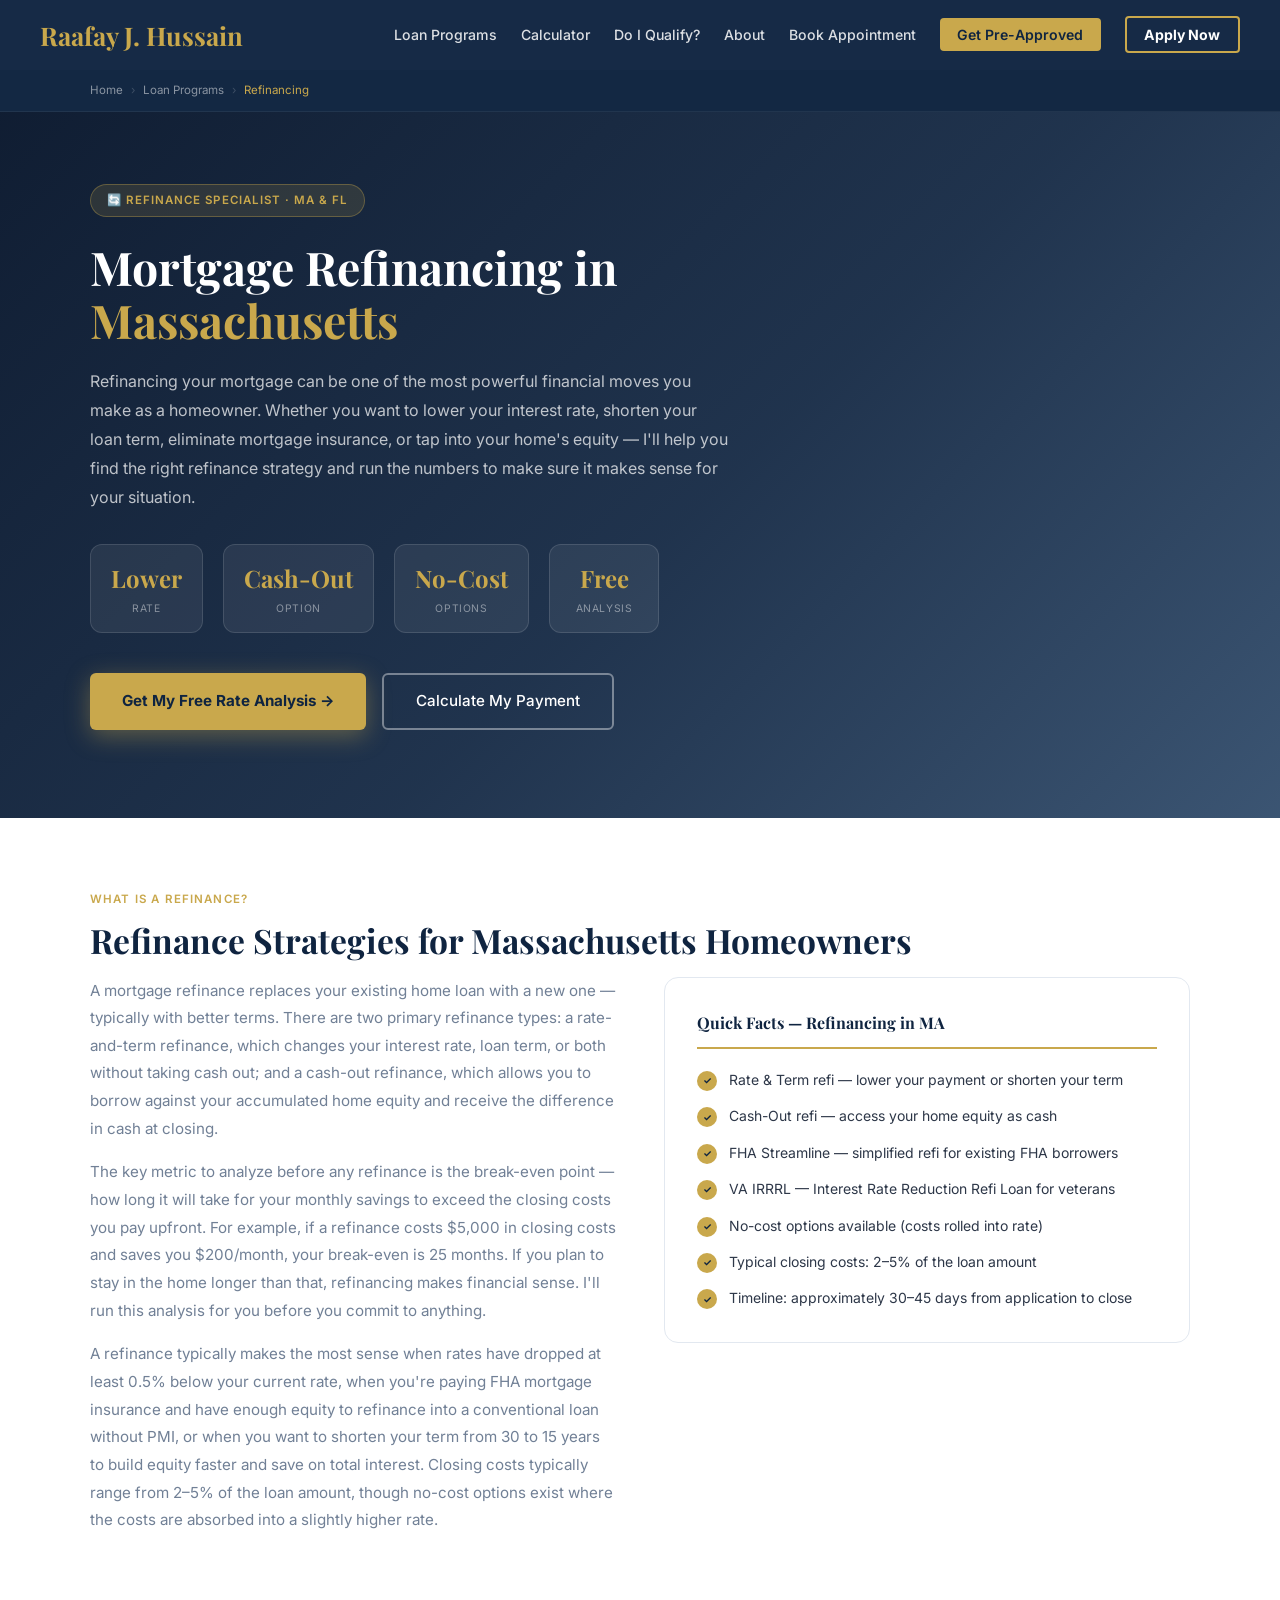
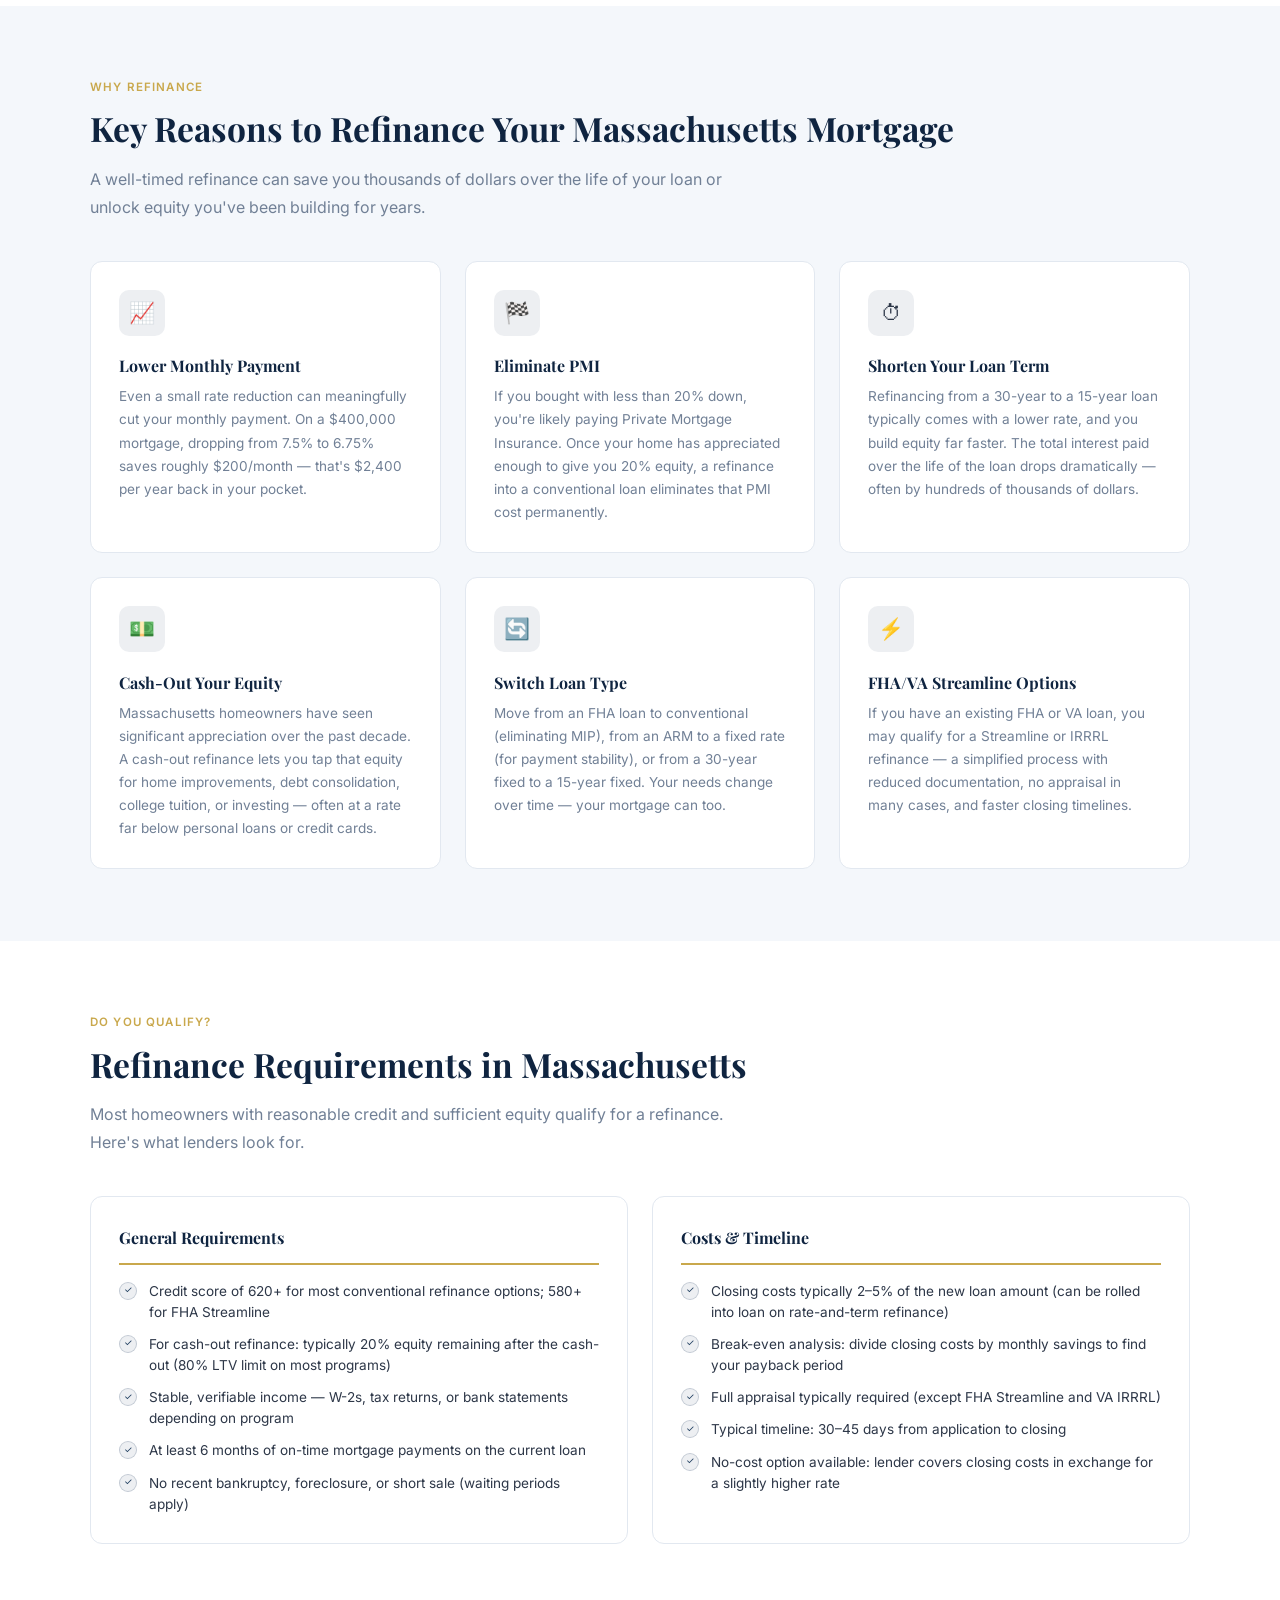
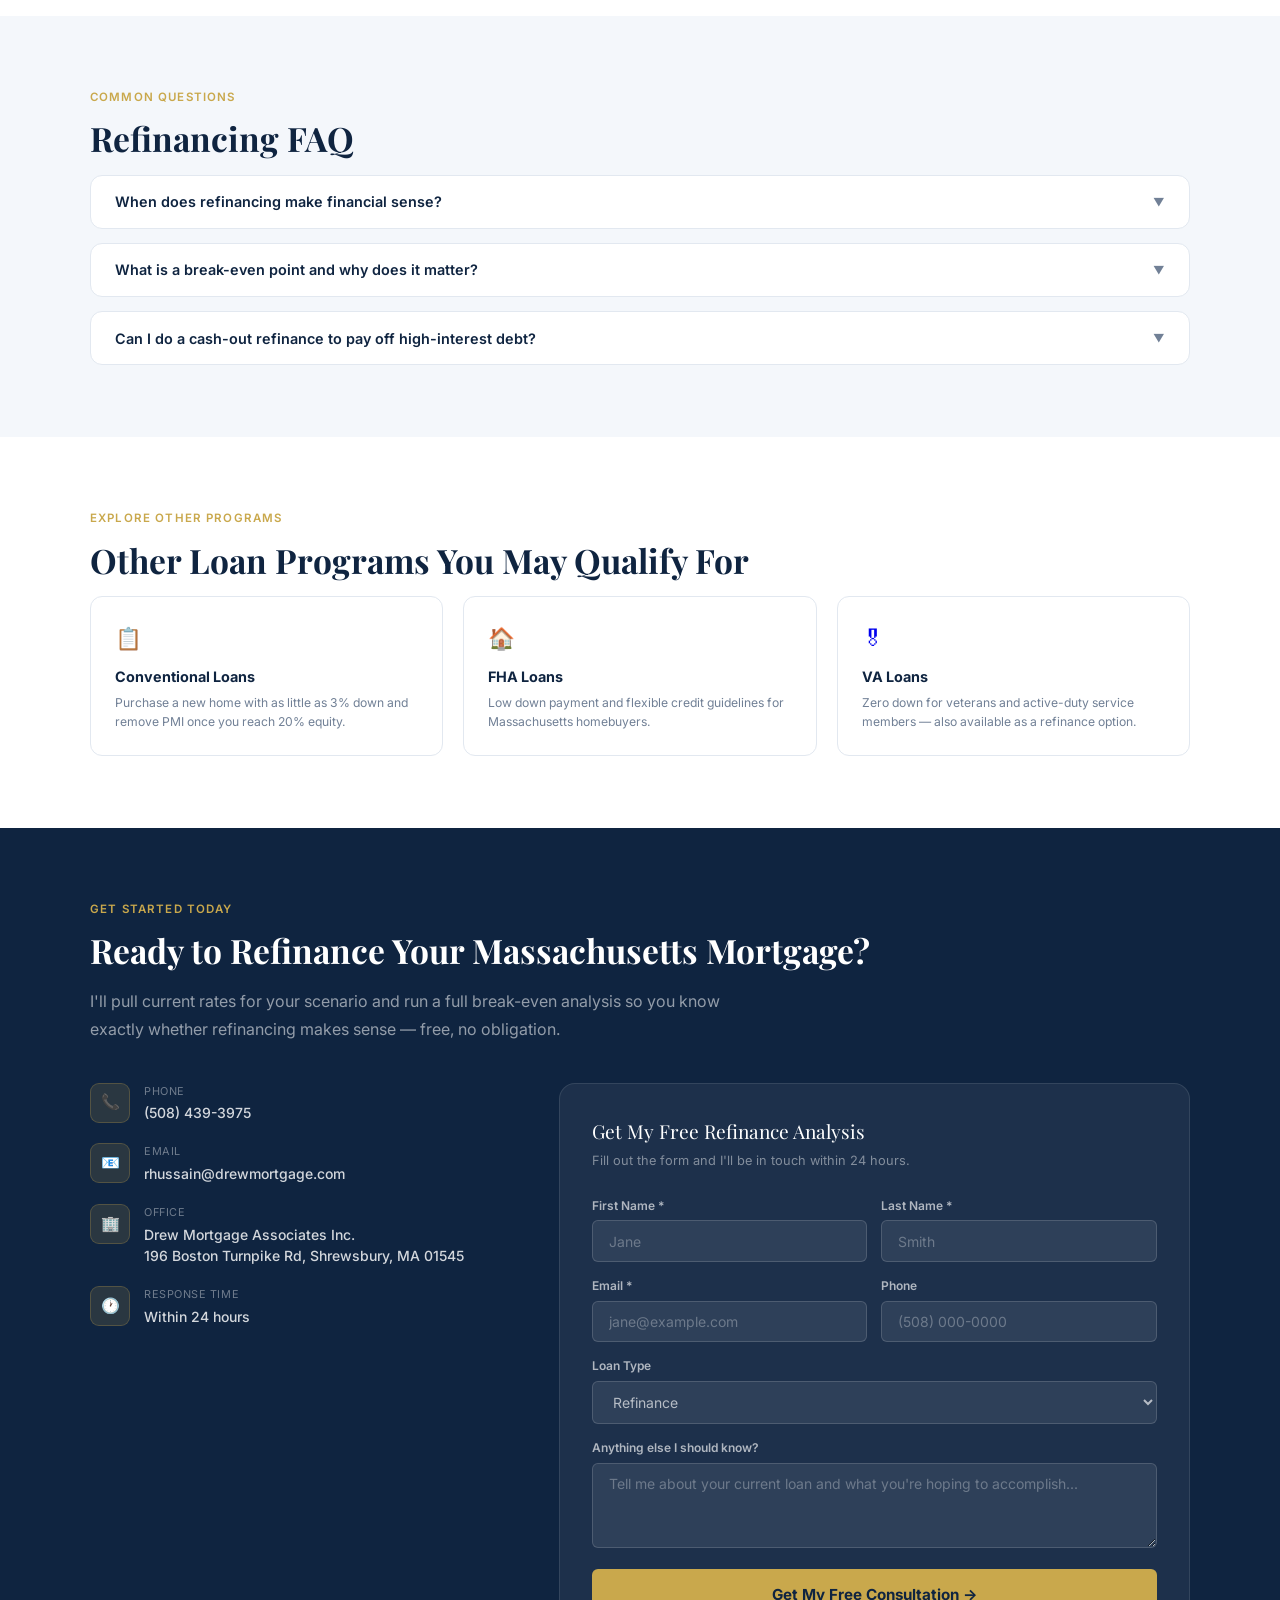
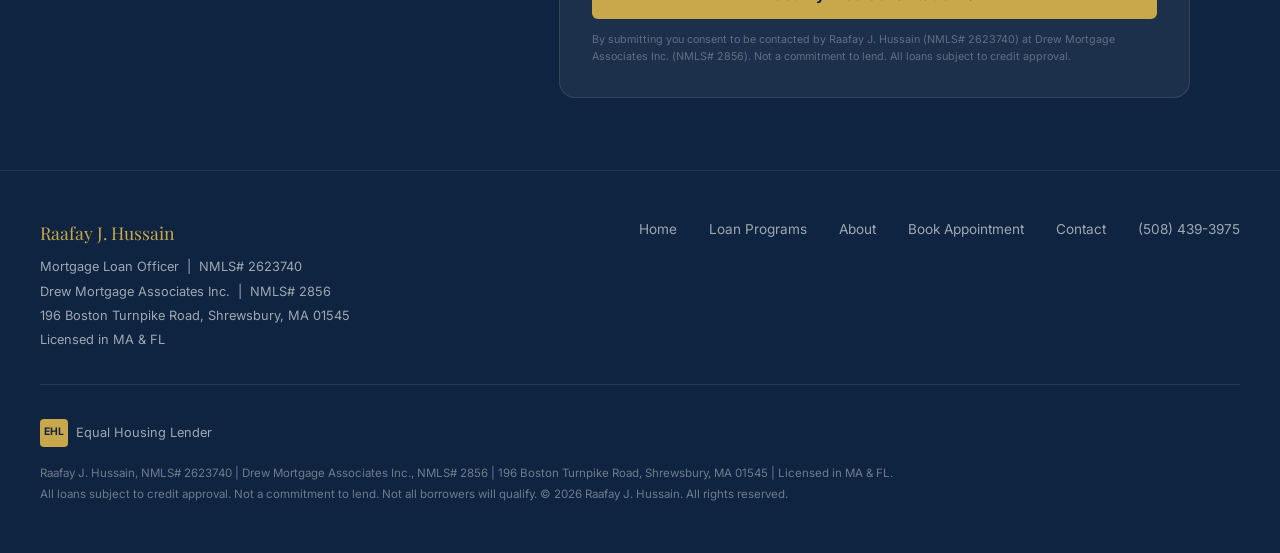
<file: refinancing.html>
<!DOCTYPE html>
<html lang="en">
<head>
<meta charset="UTF-8">
<meta name="viewport" content="width=device-width, initial-scale=1.0">
<title>Mortgage Refinancing in Massachusetts | Lower Your Rate | Raafay J. Hussain</title>
<meta name="description" content="Refinance your Massachusetts mortgage to lower your rate, reduce your term, or access home equity. Expert refinance guidance from Raafay J. Hussain (NMLS# 2623740) at Drew Mortgage Associates, Shrewsbury, MA.">
<meta name="keywords" content="mortgage refinance Massachusetts, refinance home loan MA, lower mortgage rate Massachusetts, cash out refinance MA, refinancing Shrewsbury MA">
<link rel="canonical" href="https://rjhmortgage.com/refinancing.html">
<meta property="og:title" content="Mortgage Refinancing in Massachusetts | Raafay J. Hussain">
<meta property="og:description" content="Refinance your Massachusetts mortgage to lower your rate, shorten your term, or access home equity. Expert guidance from Drew Mortgage Associates in Shrewsbury, MA.">
<meta property="og:url" content="https://rjhmortgage.com/refinancing.html">
<script type="application/ld+json">{"@context":"https://schema.org","@graph":[{"@type":"BreadcrumbList","itemListElement":[{"@type":"ListItem","position":1,"name":"Home","item":"https://rjhmortgage.com"},{"@type":"ListItem","position":2,"name":"Loan Programs","item":"https://rjhmortgage.com/index.html#services"},{"@type":"ListItem","position":3,"name":"Mortgage Refinancing Massachusetts","item":"https://rjhmortgage.com/refinancing.html"}]},{"@type":"Service","name":"Mortgage Refinancing in Massachusetts","serviceType":"Mortgage Refinance","description":"Mortgage refinancing services in Massachusetts including rate-and-term refinance, cash-out refinance, FHA Streamline, and VA IRRRL options.","provider":{"@type":"Person","name":"Raafay J. Hussain","jobTitle":"Mortgage Loan Officer","telephone":"+15084393975"},"areaServed":["Massachusetts","Florida"]}]}</script>
<link href="https://fonts.googleapis.com/css2?family=Playfair+Display:wght@400;600;700&family=Inter:wght@300;400;500;600&display=swap" rel="stylesheet">
<link rel="stylesheet" href="loan-page.css">
</head>
<body>
<nav>
  <div class="nav-inner">
    <a href="index.html" class="nav-logo">Raafay J. Hussain</a>
    <ul class="nav-links">
      <li><a href="loan-programs.html">Loan Programs</a></li>
      <li><a href="index.html#calculator">Calculator</a></li>
      <li><a href="index.html#quiz">Do I Qualify?</a></li>
      <li><a href="index.html#about">About</a></li>
      <li><a href="index.html#appointments">Book Appointment</a></li>
      <li><a href="index.html#contact" class="nav-cta">Get Pre-Approved</a></li>
      <li><a href="https://idp.elliemae.com/authorize?site_id=9111932669&response_type=code&redirect_uri=https%3A%2F%2Fdrewmortgage.mymortgage-online.com%2Fborrower-app%2Flogin%2F%3Flar%3Damohamed%26workFlowId%3D50152%26dest%3D%2Floan-app%2F%26guestuser%3D1%26siteId%3D9111932669&client_id=srtrz0d2&scope=ccbp%20cc&instance_id=be11171033&logo_url=https%3A%2F%2Fstore.asset.ecc.mortgagetech.ice.com%2Fd2a927b6-b5a4-45aa-b0df-c8dc6c5ccf44&logo_url_href=https%3A%2F%2Fwww.drewmortgage.com%2F&logo_alt_text=Logo&bust=90&apiBaseUrl=https://api.elliemae.com" target="_blank" class="nav-apply">Apply Now</a></li>
    </ul>
    <button class="hamburger" id="hamburger" onclick="toggleMenu()" aria-label="Menu"><span></span><span></span><span></span></button>
  </div>
</nav>
<div class="mobile-menu" id="mobileMenu">
  <a href="loan-programs.html" onclick="closeMenu()">Loan Programs</a>
  <a href="index.html#calculator" onclick="closeMenu()">Calculator</a>
  <a href="index.html#quiz" onclick="closeMenu()">Do I Qualify?</a>
  <a href="index.html#about" onclick="closeMenu()">About</a>
  <a href="index.html#appointments" onclick="closeMenu()">Book Appointment</a>
  <a href="index.html#contact" onclick="closeMenu()">Contact</a>
  <a href="tel:5084393975" onclick="closeMenu()">&#128222; (508) 439-3975</a>
  <a href="https://idp.elliemae.com/authorize?site_id=9111932669&response_type=code&redirect_uri=https%3A%2F%2Fdrewmortgage.mymortgage-online.com%2Fborrower-app%2Flogin%2F%3Flar%3Damohamed%26workFlowId%3D50152%26dest%3D%2Floan-app%2F%26guestuser%3D1%26siteId%3D9111932669&client_id=srtrz0d2&scope=ccbp%20cc&instance_id=be11171033&logo_url=https%3A%2F%2Fstore.asset.ecc.mortgagetech.ice.com%2Fd2a927b6-b5a4-45aa-b0df-c8dc6c5ccf44&logo_url_href=https%3A%2F%2Fwww.drewmortgage.com%2F&logo_alt_text=Logo&bust=90&apiBaseUrl=https://api.elliemae.com" target="_blank" class="mobile-menu-apply" onclick="closeMenu()">Apply Now</a>
</div>

<div class="breadcrumb">
  <div class="breadcrumb-inner">
    <a href="index.html">Home</a><span class="breadcrumb-sep">›</span>
    <a href="loan-programs.html">Loan Programs</a><span class="breadcrumb-sep">›</span>
    <span class="breadcrumb-current">Refinancing</span>
  </div>
</div>

<div class="loan-hero">
  <div class="loan-hero-inner">
    <div class="loan-eyebrow">&#128260; Refinance Specialist · MA &amp; FL</div>
    <h1>Mortgage Refinancing in <span class="accent">Massachusetts</span></h1>
    <p class="loan-hero-body">Refinancing your mortgage can be one of the most powerful financial moves you make as a homeowner. Whether you want to lower your interest rate, shorten your loan term, eliminate mortgage insurance, or tap into your home's equity — I'll help you find the right refinance strategy and run the numbers to make sure it makes sense for your situation.</p>
    <div class="loan-stats">
      <div class="loan-stat"><div class="loan-stat-value">Lower</div><div class="loan-stat-label">Rate</div></div>
      <div class="loan-stat"><div class="loan-stat-value">Cash-Out</div><div class="loan-stat-label">Option</div></div>
      <div class="loan-stat"><div class="loan-stat-value">No-Cost</div><div class="loan-stat-label">Options</div></div>
      <div class="loan-stat"><div class="loan-stat-value">Free</div><div class="loan-stat-label">Analysis</div></div>
    </div>
    <div class="loan-hero-btns">
      <a href="#contact" class="btn-gold">Get My Free Rate Analysis &#8594;</a>
      <a href="index.html#calculator" class="btn-ghost">Calculate My Payment</a>
    </div>
  </div>
</div>

<section>
  <div class="section-inner">
    <div class="section-tag">What Is a Refinance?</div>
    <h2 class="section-title">Refinance Strategies for Massachusetts Homeowners</h2>
    <div class="overview-grid">
      <div class="overview-text">
        <p>A mortgage refinance replaces your existing home loan with a new one — typically with better terms. There are two primary refinance types: a rate-and-term refinance, which changes your interest rate, loan term, or both without taking cash out; and a cash-out refinance, which allows you to borrow against your accumulated home equity and receive the difference in cash at closing.</p>
        <p>The key metric to analyze before any refinance is the break-even point — how long it will take for your monthly savings to exceed the closing costs you pay upfront. For example, if a refinance costs $5,000 in closing costs and saves you $200/month, your break-even is 25 months. If you plan to stay in the home longer than that, refinancing makes financial sense. I'll run this analysis for you before you commit to anything.</p>
        <p>A refinance typically makes the most sense when rates have dropped at least 0.5% below your current rate, when you're paying FHA mortgage insurance and have enough equity to refinance into a conventional loan without PMI, or when you want to shorten your term from 30 to 15 years to build equity faster and save on total interest. Closing costs typically range from 2–5% of the loan amount, though no-cost options exist where the costs are absorbed into a slightly higher rate.</p>
      </div>
      <div class="overview-box">
        <div class="overview-box-title">Quick Facts — Refinancing in MA</div>
        <div class="highlight-row"><div class="hl-dot">&#10003;</div><div class="hl-text">Rate &amp; Term refi — lower your payment or shorten your term</div></div>
        <div class="highlight-row"><div class="hl-dot">&#10003;</div><div class="hl-text">Cash-Out refi — access your home equity as cash</div></div>
        <div class="highlight-row"><div class="hl-dot">&#10003;</div><div class="hl-text">FHA Streamline — simplified refi for existing FHA borrowers</div></div>
        <div class="highlight-row"><div class="hl-dot">&#10003;</div><div class="hl-text">VA IRRRL — Interest Rate Reduction Refi Loan for veterans</div></div>
        <div class="highlight-row"><div class="hl-dot">&#10003;</div><div class="hl-text">No-cost options available (costs rolled into rate)</div></div>
        <div class="highlight-row"><div class="hl-dot">&#10003;</div><div class="hl-text">Typical closing costs: 2–5% of the loan amount</div></div>
        <div class="highlight-row"><div class="hl-dot">&#10003;</div><div class="hl-text">Timeline: approximately 30–45 days from application to close</div></div>
      </div>
    </div>
  </div>
</section>

<section class="bg-light">
  <div class="section-inner">
    <div class="section-tag">Why Refinance</div>
    <h2 class="section-title">Key Reasons to Refinance Your Massachusetts Mortgage</h2>
    <p class="section-subtitle">A well-timed refinance can save you thousands of dollars over the life of your loan or unlock equity you've been building for years.</p>
    <div class="benefits-grid">
      <div class="benefit-card"><div class="benefit-icon">&#128200;</div><div class="benefit-title">Lower Monthly Payment</div><p class="benefit-desc">Even a small rate reduction can meaningfully cut your monthly payment. On a $400,000 mortgage, dropping from 7.5% to 6.75% saves roughly $200/month — that's $2,400 per year back in your pocket.</p></div>
      <div class="benefit-card"><div class="benefit-icon">&#127937;</div><div class="benefit-title">Eliminate PMI</div><p class="benefit-desc">If you bought with less than 20% down, you're likely paying Private Mortgage Insurance. Once your home has appreciated enough to give you 20% equity, a refinance into a conventional loan eliminates that PMI cost permanently.</p></div>
      <div class="benefit-card"><div class="benefit-icon">&#9201;</div><div class="benefit-title">Shorten Your Loan Term</div><p class="benefit-desc">Refinancing from a 30-year to a 15-year loan typically comes with a lower rate, and you build equity far faster. The total interest paid over the life of the loan drops dramatically — often by hundreds of thousands of dollars.</p></div>
      <div class="benefit-card"><div class="benefit-icon">&#128181;</div><div class="benefit-title">Cash-Out Your Equity</div><p class="benefit-desc">Massachusetts homeowners have seen significant appreciation over the past decade. A cash-out refinance lets you tap that equity for home improvements, debt consolidation, college tuition, or investing — often at a rate far below personal loans or credit cards.</p></div>
      <div class="benefit-card"><div class="benefit-icon">&#128260;</div><div class="benefit-title">Switch Loan Type</div><p class="benefit-desc">Move from an FHA loan to conventional (eliminating MIP), from an ARM to a fixed rate (for payment stability), or from a 30-year fixed to a 15-year fixed. Your needs change over time — your mortgage can too.</p></div>
      <div class="benefit-card"><div class="benefit-icon">&#9889;</div><div class="benefit-title">FHA/VA Streamline Options</div><p class="benefit-desc">If you have an existing FHA or VA loan, you may qualify for a Streamline or IRRRL refinance — a simplified process with reduced documentation, no appraisal in many cases, and faster closing timelines.</p></div>
    </div>
  </div>
</section>

<section>
  <div class="section-inner">
    <div class="section-tag">Do You Qualify?</div>
    <h2 class="section-title">Refinance Requirements in Massachusetts</h2>
    <p class="section-subtitle">Most homeowners with reasonable credit and sufficient equity qualify for a refinance. Here's what lenders look for.</p>
    <div class="req-grid">
      <div class="req-card">
        <div class="req-card-title">General Requirements</div>
        <ul class="req-list">
          <li><span class="req-check">&#10003;</span><span>Credit score of 620+ for most conventional refinance options; 580+ for FHA Streamline</span></li>
          <li><span class="req-check">&#10003;</span><span>For cash-out refinance: typically 20% equity remaining after the cash-out (80% LTV limit on most programs)</span></li>
          <li><span class="req-check">&#10003;</span><span>Stable, verifiable income — W-2s, tax returns, or bank statements depending on program</span></li>
          <li><span class="req-check">&#10003;</span><span>At least 6 months of on-time mortgage payments on the current loan</span></li>
          <li><span class="req-check">&#10003;</span><span>No recent bankruptcy, foreclosure, or short sale (waiting periods apply)</span></li>
        </ul>
      </div>
      <div class="req-card">
        <div class="req-card-title">Costs &amp; Timeline</div>
        <ul class="req-list">
          <li><span class="req-check">&#10003;</span><span>Closing costs typically 2–5% of the new loan amount (can be rolled into loan on rate-and-term refinance)</span></li>
          <li><span class="req-check">&#10003;</span><span>Break-even analysis: divide closing costs by monthly savings to find your payback period</span></li>
          <li><span class="req-check">&#10003;</span><span>Full appraisal typically required (except FHA Streamline and VA IRRRL)</span></li>
          <li><span class="req-check">&#10003;</span><span>Typical timeline: 30–45 days from application to closing</span></li>
          <li><span class="req-check">&#10003;</span><span>No-cost option available: lender covers closing costs in exchange for a slightly higher rate</span></li>
        </ul>
      </div>
    </div>
  </div>
</section>

<section class="bg-light">
  <div class="section-inner">
    <div class="section-tag">Common Questions</div>
    <h2 class="section-title">Refinancing FAQ</h2>
    <div class="faq-list">
      <div class="faq-item"><button class="faq-q">When does refinancing make financial sense? <span class="faq-chevron">&#9660;</span></button><div class="faq-a">Refinancing generally makes sense when: (1) current rates are at least 0.5%–0.75% lower than your existing rate, (2) you're paying FHA mortgage insurance and have at least 20% equity to refinance into a conventional loan without PMI, (3) you want to shorten your loan term and can afford a modestly higher monthly payment, or (4) you need to access equity for a major expense. The most important calculation is the break-even point — how many months of savings it takes to recover the closing costs. I'll build this analysis for you at no charge so you can make an informed decision before applying.</div></div>
      <div class="faq-item"><button class="faq-q">What is a break-even point and why does it matter? <span class="faq-chevron">&#9660;</span></button><div class="faq-a">The break-even point is the number of months it takes for your cumulative monthly savings to equal the total closing costs paid. For example: if refinancing saves you $250/month but costs $6,000 to close, your break-even is 24 months (6,000 ÷ 250). If you plan to stay in the home longer than 24 months, refinancing saves you money. If you plan to move or sell within that period, the math doesn't work in your favor. The break-even calculation is the single most important number in any refinance decision, and I provide it to every client before we proceed.</div></div>
      <div class="faq-item"><button class="faq-q">Can I do a cash-out refinance to pay off high-interest debt? <span class="faq-chevron">&#9660;</span></button><div class="faq-a">Yes, and for many homeowners it can be a smart financial move — but it requires careful analysis. Mortgage rates are significantly lower than credit card rates or personal loan rates, so consolidating high-interest debt into a mortgage can reduce your total monthly obligations and save you a substantial amount in interest. The key consideration is that you're converting unsecured debt into debt secured by your home, and you're extending the repayment period. Done responsibly — meaning you address the spending habits that created the debt — a cash-out debt consolidation refinance can be highly effective. I'll model the numbers for you so you can see the full picture before deciding.</div></div>
    </div>
  </div>
</section>

<section>
  <div class="section-inner">
    <div class="section-tag">Explore Other Programs</div>
    <h2 class="section-title">Other Loan Programs You May Qualify For</h2>
    <div class="related-grid">
      <a href="conventional-loans.html" class="related-card"><div class="related-icon">&#128203;</div><div class="related-name">Conventional Loans</div><div class="related-desc">Purchase a new home with as little as 3% down and remove PMI once you reach 20% equity.</div></a>
      <a href="fha-loans.html" class="related-card"><div class="related-icon">&#127968;</div><div class="related-name">FHA Loans</div><div class="related-desc">Low down payment and flexible credit guidelines for Massachusetts homebuyers.</div></a>
      <a href="va-loans.html" class="related-card"><div class="related-icon">&#127894;</div><div class="related-name">VA Loans</div><div class="related-desc">Zero down for veterans and active-duty service members — also available as a refinance option.</div></a>
    </div>
  </div>
</section>

<section class="cta-section" id="contact">
  <div class="section-inner">
    <div class="section-tag">Get Started Today</div>
    <h2 class="section-title">Ready to Refinance Your Massachusetts Mortgage?</h2>
    <p class="section-subtitle">I'll pull current rates for your scenario and run a full break-even analysis so you know exactly whether refinancing makes sense — free, no obligation.</p>
    <div class="cta-grid">
      <div>
        <div class="cta-info-item"><div class="cta-info-icon">&#128222;</div><div><div class="cta-info-label">Phone</div><a href="tel:5084393975" class="cta-info-value">(508) 439-3975</a></div></div>
        <div class="cta-info-item"><div class="cta-info-icon">&#128231;</div><div><div class="cta-info-label">Email</div><a href="mailto:rhussain@drewmortgage.com" class="cta-info-value">rhussain@drewmortgage.com</a></div></div>
        <div class="cta-info-item"><div class="cta-info-icon">&#127970;</div><div><div class="cta-info-label">Office</div><span class="cta-info-value">Drew Mortgage Associates Inc.<br>196 Boston Turnpike Rd, Shrewsbury, MA 01545</span></div></div>
        <div class="cta-info-item"><div class="cta-info-icon">&#128336;</div><div><div class="cta-info-label">Response Time</div><span class="cta-info-value">Within 24 hours</span></div></div>
      </div>
      <div class="cta-form-wrap">
        <div class="cta-form-title">Get My Free Refinance Analysis</div>
        <div class="cta-form-sub">Fill out the form and I'll be in touch within 24 hours.</div>
        <form onsubmit="handleContact(event)">
          <div class="form-row">
            <div class="form-group"><label>First Name *</label><input type="text" name="firstName" placeholder="Jane" required></div>
            <div class="form-group"><label>Last Name *</label><input type="text" name="lastName" placeholder="Smith" required></div>
          </div>
          <div class="form-row">
            <div class="form-group"><label>Email *</label><input type="email" name="email" placeholder="jane@example.com" required></div>
            <div class="form-group"><label>Phone</label><input type="tel" name="phone" placeholder="(508) 000-0000"></div>
          </div>
          <div class="form-group"><label>Loan Type</label>
            <select name="loanType"><option value="Refinance" selected>Refinance</option><option value="Cash-Out Refinance">Cash-Out Refinance</option><option value="FHA Streamline">FHA Streamline</option><option value="VA IRRRL">VA IRRRL</option><option value="Not Sure">Not Sure</option></select>
          </div>
          <div class="form-group"><label>Anything else I should know?</label><textarea name="message" placeholder="Tell me about your current loan and what you're hoping to accomplish..."></textarea></div>
          <button type="submit" class="form-submit">Get My Free Consultation &#8594;</button>
          <p class="form-disclaimer">By submitting you consent to be contacted by Raafay J. Hussain (NMLS# 2623740) at Drew Mortgage Associates Inc. (NMLS# 2856). Not a commitment to lend. All loans subject to credit approval.</p>
        </form>
      </div>
    </div>
  </div>
</section>

<footer>
  <div class="footer-inner">
    <div class="footer-top">
      <div><div class="footer-brand">Raafay J. Hussain</div><div class="footer-nmls">Mortgage Loan Officer &nbsp;|&nbsp; NMLS# 2623740<br>Drew Mortgage Associates Inc. &nbsp;|&nbsp; NMLS# 2856<br>196 Boston Turnpike Road, Shrewsbury, MA 01545<br>Licensed in MA &amp; FL</div></div>
      <div class="footer-links"><a href="index.html">Home</a><a href="loan-programs.html">Loan Programs</a><a href="index.html#about">About</a><a href="index.html#appointments">Book Appointment</a><a href="index.html#contact">Contact</a><a href="tel:5084393975">(508) 439-3975</a></div>
    </div>
    <div class="equal-housing"><div class="equal-housing-icon">EHL</div>Equal Housing Lender</div>
    <p class="footer-compliance">Raafay J. Hussain, NMLS# 2623740 | Drew Mortgage Associates Inc., NMLS# 2856 | 196 Boston Turnpike Road, Shrewsbury, MA 01545 | Licensed in MA &amp; FL.<br>All loans subject to credit approval. Not a commitment to lend. Not all borrowers will qualify. &copy; 2026 Raafay J. Hussain. All rights reserved.</p>
  </div>
</footer>

<script>
function toggleMenu(){document.getElementById('mobileMenu').classList.toggle('open');document.getElementById('hamburger').classList.toggle('open')}
function closeMenu(){document.getElementById('mobileMenu').classList.remove('open');document.getElementById('hamburger').classList.remove('open')}
document.addEventListener('click',function(e){const m=document.getElementById('mobileMenu'),b=document.getElementById('hamburger');if(m.classList.contains('open')&&!m.contains(e.target)&&!b.contains(e.target))closeMenu()});
document.querySelectorAll('.faq-q').forEach(btn=>{btn.addEventListener('click',()=>{const item=btn.closest('.faq-item'),isOpen=item.classList.contains('open');document.querySelectorAll('.faq-item').forEach(i=>i.classList.remove('open'));if(!isOpen)item.classList.add('open')})});
async function handleContact(e){e.preventDefault();const form=e.target,btn=form.querySelector('.form-submit');btn.textContent='Submitting...';btn.disabled=true;const g=n=>form.elements[n]?form.elements[n].value.trim():'';const fields=[{name:'firstname',value:g('firstName')},{name:'lastname',value:g('lastName')},{name:'email',value:g('email')},{name:'phone',value:g('phone')},{name:'loan_type',value:g('loanType')},{name:'message',value:g('message')}].filter(f=>f.value!=='');try{const res=await fetch('https://api.hsforms.com/submissions/v3/integration/submit/245340064/bd7ac999-988e-4e22-9c3f-7e68c446721b',{method:'POST',headers:{'Content-Type':'application/json'},body:JSON.stringify({submittedAt:Date.now(),fields,context:{pageUri:window.location.href,pageName:document.title}})});if(res.ok){btn.textContent='✓ Submitted! I\'ll be in touch within 24 hours.';btn.style.background='#276749';form.reset();setTimeout(()=>{btn.textContent='Get My Free Consultation →';btn.style.background='';btn.disabled=false},6000)}else throw new Error()}catch{btn.textContent='Something went wrong — call (508) 439-3975';btn.style.background='#c53030';btn.disabled=false;setTimeout(()=>{btn.textContent='Get My Free Consultation →';btn.style.background=''},5000)}}
</script>
</body>
</html>
</file>
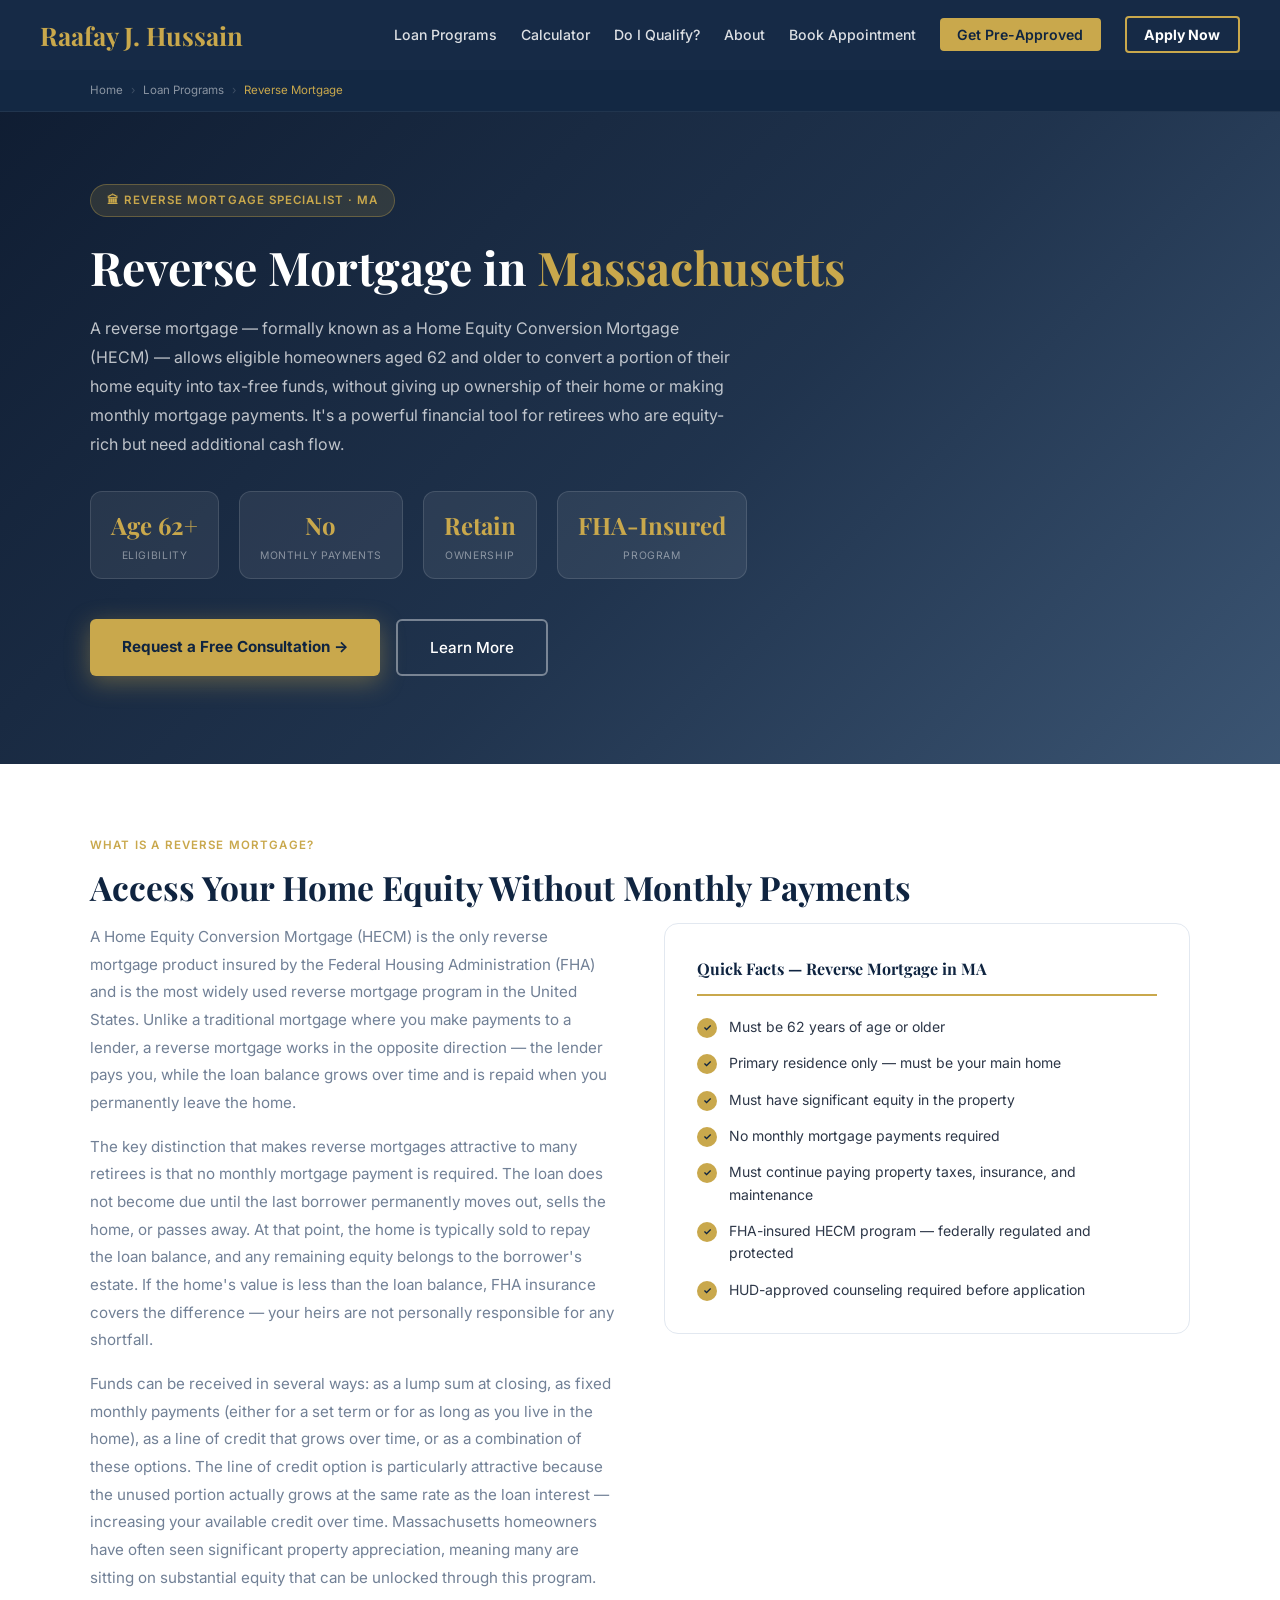
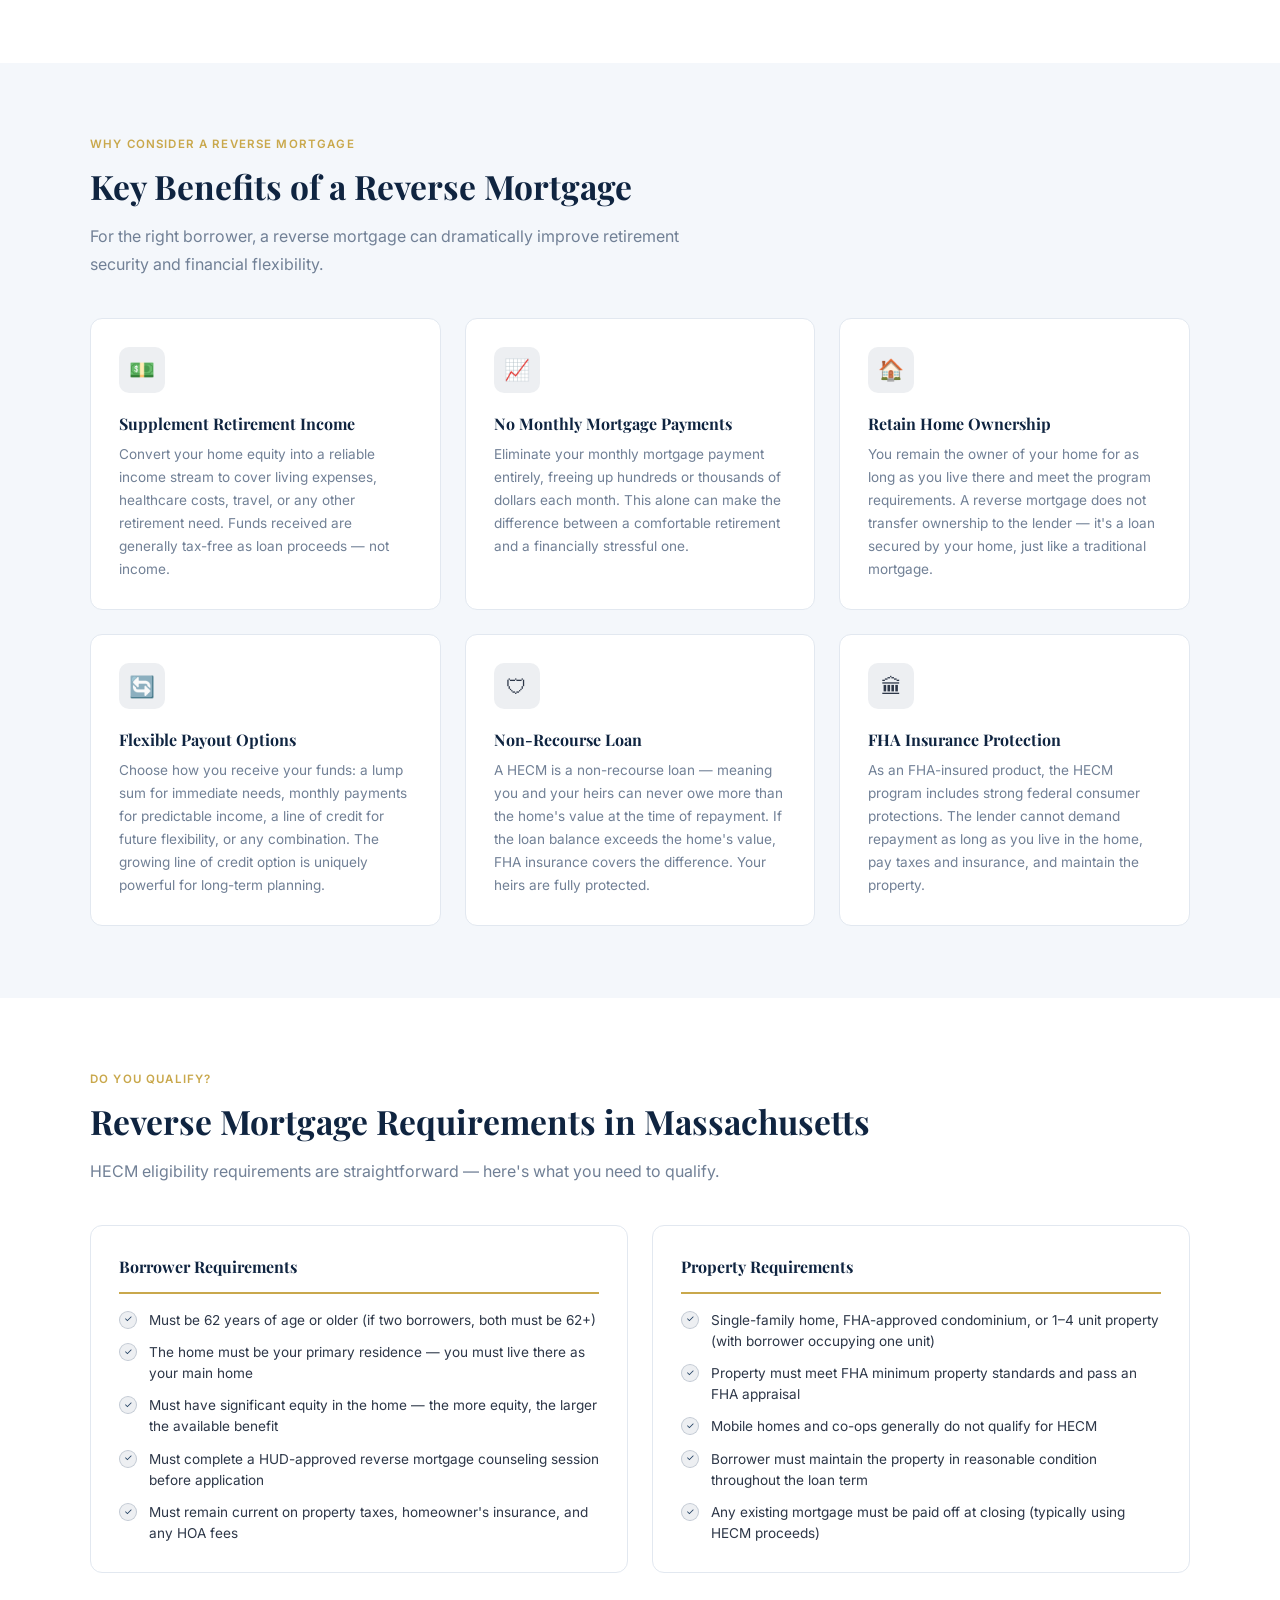
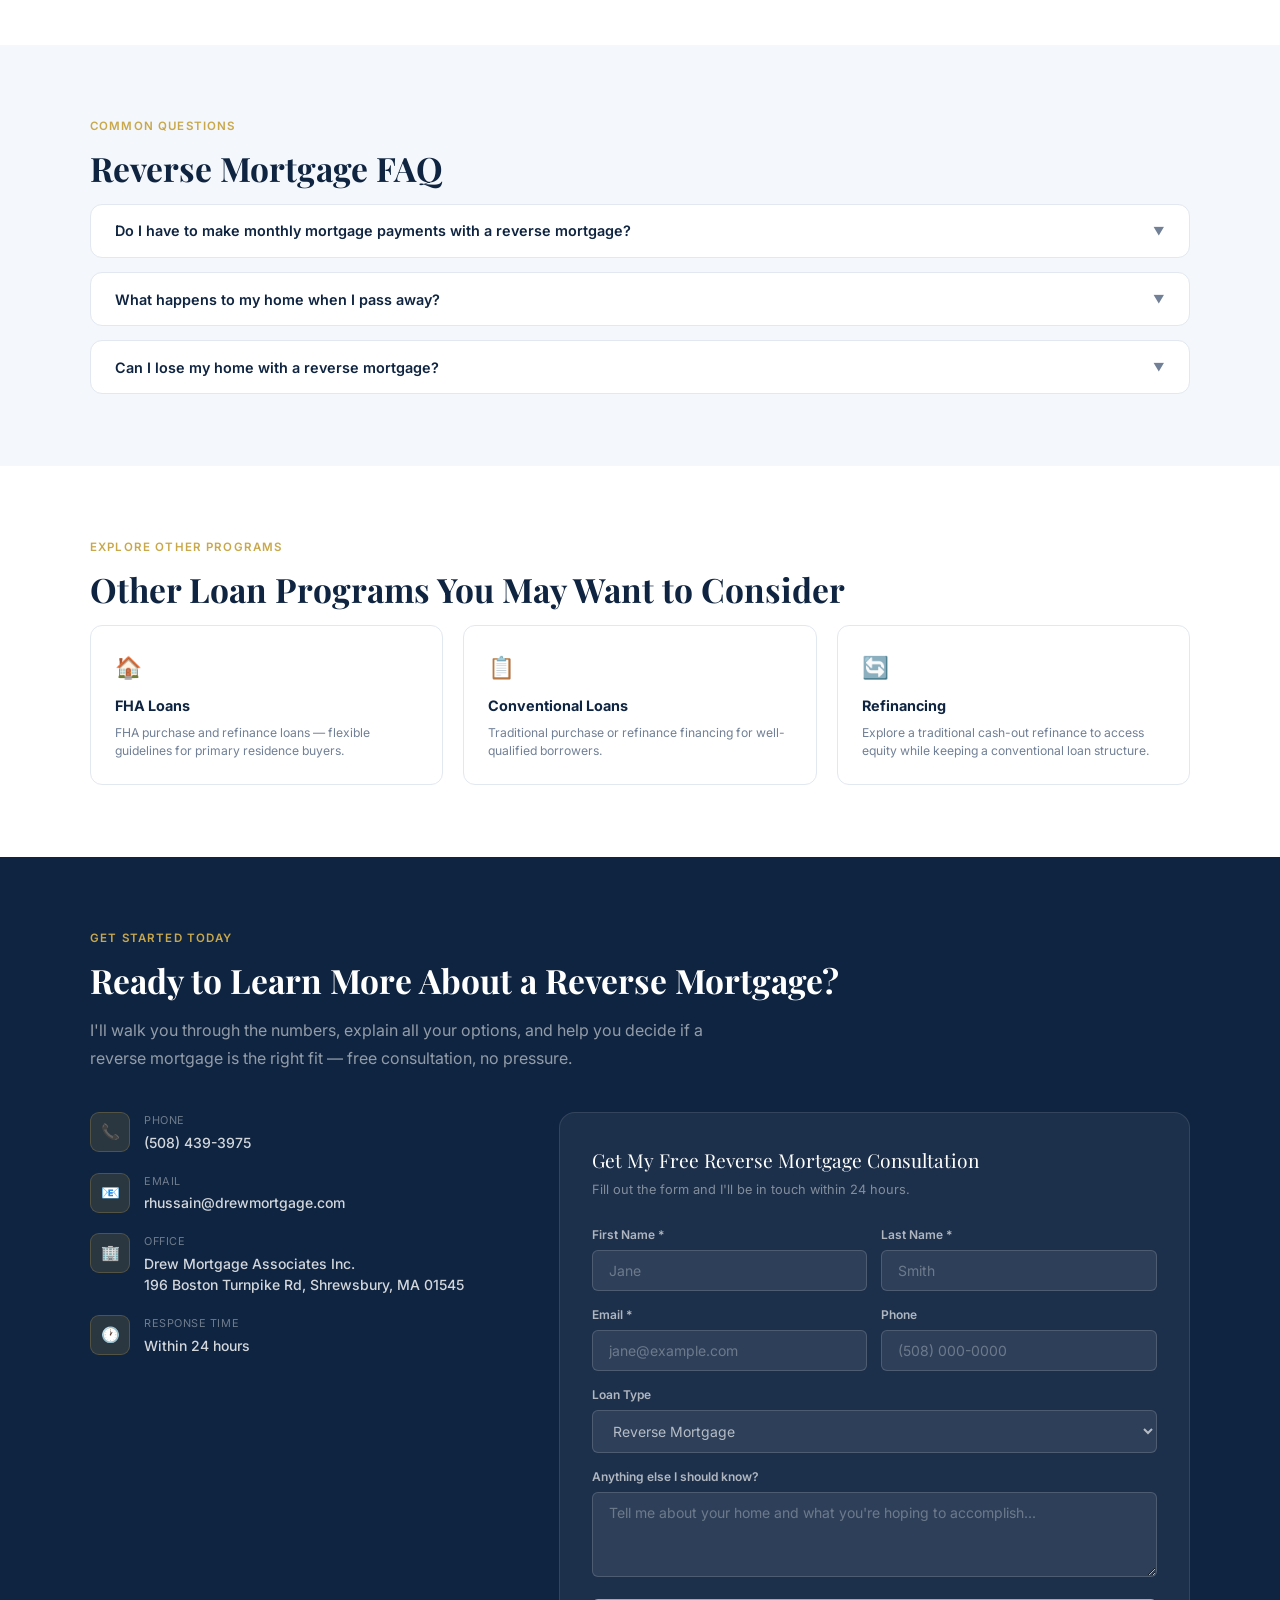
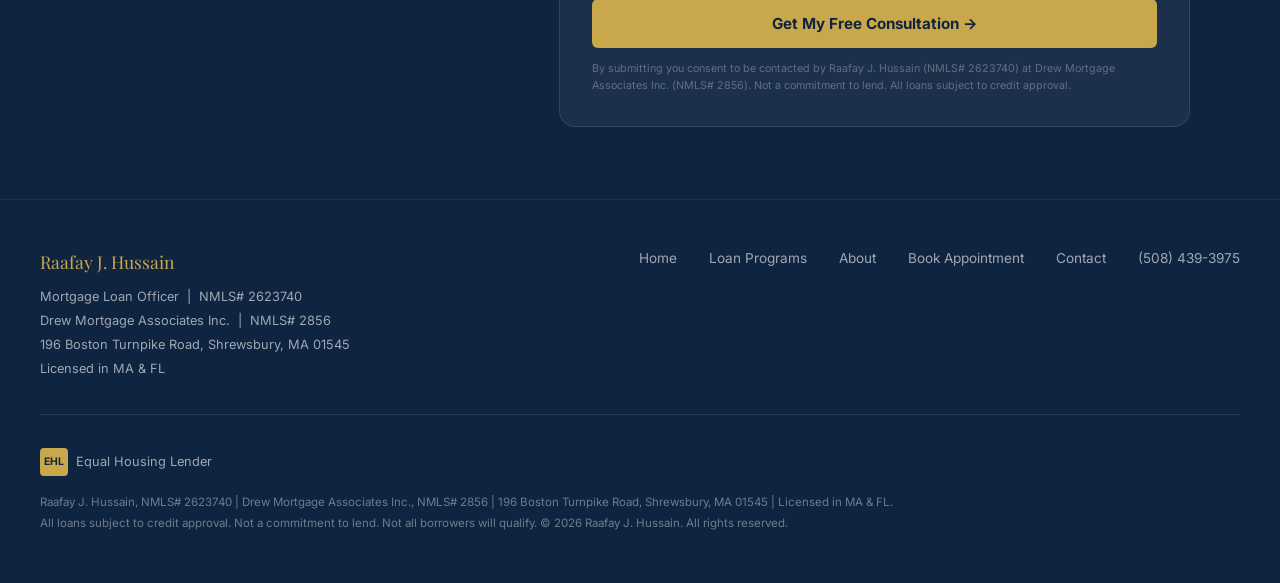
<file: reverse-mortgage.html>
<!DOCTYPE html>
<html lang="en">
<head>
<meta charset="UTF-8">
<meta name="viewport" content="width=device-width, initial-scale=1.0">
<title>Reverse Mortgage in Massachusetts | HECM Specialist | Raafay J. Hussain</title>
<meta name="description" content="Reverse mortgage (HECM) for Massachusetts homeowners 62 and older. Convert home equity to cash with no required monthly payments. Expert guidance from Raafay J. Hussain (NMLS# 2623740), Drew Mortgage Associates, Shrewsbury, MA.">
<meta name="keywords" content="reverse mortgage Massachusetts, HECM Massachusetts, reverse mortgage Shrewsbury, senior home loan MA, home equity conversion mortgage MA, reverse mortgage Worcester County">
<link rel="canonical" href="https://rjhmortgage.com/reverse-mortgage.html">
<meta property="og:title" content="Reverse Mortgage in Massachusetts | Raafay J. Hussain">
<meta property="og:description" content="Reverse mortgage (HECM) for Massachusetts homeowners 62+. No monthly mortgage payments required. FHA-insured. Expert guidance from Drew Mortgage Associates in Shrewsbury, MA.">
<meta property="og:url" content="https://rjhmortgage.com/reverse-mortgage.html">
<script type="application/ld+json">{"@context":"https://schema.org","@graph":[{"@type":"BreadcrumbList","itemListElement":[{"@type":"ListItem","position":1,"name":"Home","item":"https://rjhmortgage.com"},{"@type":"ListItem","position":2,"name":"Loan Programs","item":"https://rjhmortgage.com/index.html#services"},{"@type":"ListItem","position":3,"name":"Reverse Mortgage Massachusetts","item":"https://rjhmortgage.com/reverse-mortgage.html"}]},{"@type":"Service","name":"Reverse Mortgage HECM in Massachusetts","serviceType":"Reverse Mortgage","description":"FHA-insured Home Equity Conversion Mortgage (HECM) for Massachusetts homeowners aged 62 and older — access home equity without monthly mortgage payments.","provider":{"@type":"Person","name":"Raafay J. Hussain","jobTitle":"Mortgage Loan Officer","telephone":"+15084393975"},"areaServed":["Massachusetts","Florida"]}]}</script>
<link href="https://fonts.googleapis.com/css2?family=Playfair+Display:wght@400;600;700&family=Inter:wght@300;400;500;600&display=swap" rel="stylesheet">
<link rel="stylesheet" href="loan-page.css">
</head>
<body>
<nav>
  <div class="nav-inner">
    <a href="index.html" class="nav-logo">Raafay J. Hussain</a>
    <ul class="nav-links">
      <li><a href="loan-programs.html">Loan Programs</a></li>
      <li><a href="index.html#calculator">Calculator</a></li>
      <li><a href="index.html#quiz">Do I Qualify?</a></li>
      <li><a href="index.html#about">About</a></li>
      <li><a href="index.html#appointments">Book Appointment</a></li>
      <li><a href="index.html#contact" class="nav-cta">Get Pre-Approved</a></li>
      <li><a href="https://idp.elliemae.com/authorize?site_id=9111932669&response_type=code&redirect_uri=https%3A%2F%2Fdrewmortgage.mymortgage-online.com%2Fborrower-app%2Flogin%2F%3Flar%3Damohamed%26workFlowId%3D50152%26dest%3D%2Floan-app%2F%26guestuser%3D1%26siteId%3D9111932669&client_id=srtrz0d2&scope=ccbp%20cc&instance_id=be11171033&logo_url=https%3A%2F%2Fstore.asset.ecc.mortgagetech.ice.com%2Fd2a927b6-b5a4-45aa-b0df-c8dc6c5ccf44&logo_url_href=https%3A%2F%2Fwww.drewmortgage.com%2F&logo_alt_text=Logo&bust=90&apiBaseUrl=https://api.elliemae.com" target="_blank" class="nav-apply">Apply Now</a></li>
    </ul>
    <button class="hamburger" id="hamburger" onclick="toggleMenu()" aria-label="Menu"><span></span><span></span><span></span></button>
  </div>
</nav>
<div class="mobile-menu" id="mobileMenu">
  <a href="loan-programs.html" onclick="closeMenu()">Loan Programs</a>
  <a href="index.html#calculator" onclick="closeMenu()">Calculator</a>
  <a href="index.html#quiz" onclick="closeMenu()">Do I Qualify?</a>
  <a href="index.html#about" onclick="closeMenu()">About</a>
  <a href="index.html#appointments" onclick="closeMenu()">Book Appointment</a>
  <a href="index.html#contact" onclick="closeMenu()">Contact</a>
  <a href="tel:5084393975" onclick="closeMenu()">&#128222; (508) 439-3975</a>
  <a href="https://idp.elliemae.com/authorize?site_id=9111932669&response_type=code&redirect_uri=https%3A%2F%2Fdrewmortgage.mymortgage-online.com%2Fborrower-app%2Flogin%2F%3Flar%3Damohamed%26workFlowId%3D50152%26dest%3D%2Floan-app%2F%26guestuser%3D1%26siteId%3D9111932669&client_id=srtrz0d2&scope=ccbp%20cc&instance_id=be11171033&logo_url=https%3A%2F%2Fstore.asset.ecc.mortgagetech.ice.com%2Fd2a927b6-b5a4-45aa-b0df-c8dc6c5ccf44&logo_url_href=https%3A%2F%2Fwww.drewmortgage.com%2F&logo_alt_text=Logo&bust=90&apiBaseUrl=https://api.elliemae.com" target="_blank" class="mobile-menu-apply" onclick="closeMenu()">Apply Now</a>
</div>

<div class="breadcrumb">
  <div class="breadcrumb-inner">
    <a href="index.html">Home</a><span class="breadcrumb-sep">›</span>
    <a href="loan-programs.html">Loan Programs</a><span class="breadcrumb-sep">›</span>
    <span class="breadcrumb-current">Reverse Mortgage</span>
  </div>
</div>

<div class="loan-hero">
  <div class="loan-hero-inner">
    <div class="loan-eyebrow">&#127963; Reverse Mortgage Specialist · MA</div>
    <h1>Reverse Mortgage in <span class="accent">Massachusetts</span></h1>
    <p class="loan-hero-body">A reverse mortgage — formally known as a Home Equity Conversion Mortgage (HECM) — allows eligible homeowners aged 62 and older to convert a portion of their home equity into tax-free funds, without giving up ownership of their home or making monthly mortgage payments. It's a powerful financial tool for retirees who are equity-rich but need additional cash flow.</p>
    <div class="loan-stats">
      <div class="loan-stat"><div class="loan-stat-value">Age 62+</div><div class="loan-stat-label">Eligibility</div></div>
      <div class="loan-stat"><div class="loan-stat-value">No</div><div class="loan-stat-label">Monthly Payments</div></div>
      <div class="loan-stat"><div class="loan-stat-value">Retain</div><div class="loan-stat-label">Ownership</div></div>
      <div class="loan-stat"><div class="loan-stat-value">FHA-Insured</div><div class="loan-stat-label">Program</div></div>
    </div>
    <div class="loan-hero-btns">
      <a href="#contact" class="btn-gold">Request a Free Consultation &#8594;</a>
      <a href="index.html#calculator" class="btn-ghost">Learn More</a>
    </div>
  </div>
</div>

<section>
  <div class="section-inner">
    <div class="section-tag">What Is a Reverse Mortgage?</div>
    <h2 class="section-title">Access Your Home Equity Without Monthly Payments</h2>
    <div class="overview-grid">
      <div class="overview-text">
        <p>A Home Equity Conversion Mortgage (HECM) is the only reverse mortgage product insured by the Federal Housing Administration (FHA) and is the most widely used reverse mortgage program in the United States. Unlike a traditional mortgage where you make payments to a lender, a reverse mortgage works in the opposite direction — the lender pays you, while the loan balance grows over time and is repaid when you permanently leave the home.</p>
        <p>The key distinction that makes reverse mortgages attractive to many retirees is that no monthly mortgage payment is required. The loan does not become due until the last borrower permanently moves out, sells the home, or passes away. At that point, the home is typically sold to repay the loan balance, and any remaining equity belongs to the borrower's estate. If the home's value is less than the loan balance, FHA insurance covers the difference — your heirs are not personally responsible for any shortfall.</p>
        <p>Funds can be received in several ways: as a lump sum at closing, as fixed monthly payments (either for a set term or for as long as you live in the home), as a line of credit that grows over time, or as a combination of these options. The line of credit option is particularly attractive because the unused portion actually grows at the same rate as the loan interest — increasing your available credit over time. Massachusetts homeowners have often seen significant property appreciation, meaning many are sitting on substantial equity that can be unlocked through this program.</p>
      </div>
      <div class="overview-box">
        <div class="overview-box-title">Quick Facts — Reverse Mortgage in MA</div>
        <div class="highlight-row"><div class="hl-dot">&#10003;</div><div class="hl-text">Must be 62 years of age or older</div></div>
        <div class="highlight-row"><div class="hl-dot">&#10003;</div><div class="hl-text">Primary residence only — must be your main home</div></div>
        <div class="highlight-row"><div class="hl-dot">&#10003;</div><div class="hl-text">Must have significant equity in the property</div></div>
        <div class="highlight-row"><div class="hl-dot">&#10003;</div><div class="hl-text">No monthly mortgage payments required</div></div>
        <div class="highlight-row"><div class="hl-dot">&#10003;</div><div class="hl-text">Must continue paying property taxes, insurance, and maintenance</div></div>
        <div class="highlight-row"><div class="hl-dot">&#10003;</div><div class="hl-text">FHA-insured HECM program — federally regulated and protected</div></div>
        <div class="highlight-row"><div class="hl-dot">&#10003;</div><div class="hl-text">HUD-approved counseling required before application</div></div>
      </div>
    </div>
  </div>
</section>

<section class="bg-light">
  <div class="section-inner">
    <div class="section-tag">Why Consider a Reverse Mortgage</div>
    <h2 class="section-title">Key Benefits of a Reverse Mortgage</h2>
    <p class="section-subtitle">For the right borrower, a reverse mortgage can dramatically improve retirement security and financial flexibility.</p>
    <div class="benefits-grid">
      <div class="benefit-card"><div class="benefit-icon">&#128181;</div><div class="benefit-title">Supplement Retirement Income</div><p class="benefit-desc">Convert your home equity into a reliable income stream to cover living expenses, healthcare costs, travel, or any other retirement need. Funds received are generally tax-free as loan proceeds — not income.</p></div>
      <div class="benefit-card"><div class="benefit-icon">&#128200;</div><div class="benefit-title">No Monthly Mortgage Payments</div><p class="benefit-desc">Eliminate your monthly mortgage payment entirely, freeing up hundreds or thousands of dollars each month. This alone can make the difference between a comfortable retirement and a financially stressful one.</p></div>
      <div class="benefit-card"><div class="benefit-icon">&#127968;</div><div class="benefit-title">Retain Home Ownership</div><p class="benefit-desc">You remain the owner of your home for as long as you live there and meet the program requirements. A reverse mortgage does not transfer ownership to the lender — it's a loan secured by your home, just like a traditional mortgage.</p></div>
      <div class="benefit-card"><div class="benefit-icon">&#128260;</div><div class="benefit-title">Flexible Payout Options</div><p class="benefit-desc">Choose how you receive your funds: a lump sum for immediate needs, monthly payments for predictable income, a line of credit for future flexibility, or any combination. The growing line of credit option is uniquely powerful for long-term planning.</p></div>
      <div class="benefit-card"><div class="benefit-icon">&#128737;</div><div class="benefit-title">Non-Recourse Loan</div><p class="benefit-desc">A HECM is a non-recourse loan — meaning you and your heirs can never owe more than the home's value at the time of repayment. If the loan balance exceeds the home's value, FHA insurance covers the difference. Your heirs are fully protected.</p></div>
      <div class="benefit-card"><div class="benefit-icon">&#127963;</div><div class="benefit-title">FHA Insurance Protection</div><p class="benefit-desc">As an FHA-insured product, the HECM program includes strong federal consumer protections. The lender cannot demand repayment as long as you live in the home, pay taxes and insurance, and maintain the property.</p></div>
    </div>
  </div>
</section>

<section>
  <div class="section-inner">
    <div class="section-tag">Do You Qualify?</div>
    <h2 class="section-title">Reverse Mortgage Requirements in Massachusetts</h2>
    <p class="section-subtitle">HECM eligibility requirements are straightforward — here's what you need to qualify.</p>
    <div class="req-grid">
      <div class="req-card">
        <div class="req-card-title">Borrower Requirements</div>
        <ul class="req-list">
          <li><span class="req-check">&#10003;</span><span>Must be 62 years of age or older (if two borrowers, both must be 62+)</span></li>
          <li><span class="req-check">&#10003;</span><span>The home must be your primary residence — you must live there as your main home</span></li>
          <li><span class="req-check">&#10003;</span><span>Must have significant equity in the home — the more equity, the larger the available benefit</span></li>
          <li><span class="req-check">&#10003;</span><span>Must complete a HUD-approved reverse mortgage counseling session before application</span></li>
          <li><span class="req-check">&#10003;</span><span>Must remain current on property taxes, homeowner's insurance, and any HOA fees</span></li>
        </ul>
      </div>
      <div class="req-card">
        <div class="req-card-title">Property Requirements</div>
        <ul class="req-list">
          <li><span class="req-check">&#10003;</span><span>Single-family home, FHA-approved condominium, or 1–4 unit property (with borrower occupying one unit)</span></li>
          <li><span class="req-check">&#10003;</span><span>Property must meet FHA minimum property standards and pass an FHA appraisal</span></li>
          <li><span class="req-check">&#10003;</span><span>Mobile homes and co-ops generally do not qualify for HECM</span></li>
          <li><span class="req-check">&#10003;</span><span>Borrower must maintain the property in reasonable condition throughout the loan term</span></li>
          <li><span class="req-check">&#10003;</span><span>Any existing mortgage must be paid off at closing (typically using HECM proceeds)</span></li>
        </ul>
      </div>
    </div>
  </div>
</section>

<section class="bg-light">
  <div class="section-inner">
    <div class="section-tag">Common Questions</div>
    <h2 class="section-title">Reverse Mortgage FAQ</h2>
    <div class="faq-list">
      <div class="faq-item"><button class="faq-q">Do I have to make monthly mortgage payments with a reverse mortgage? <span class="faq-chevron">&#9660;</span></button><div class="faq-a">No — this is the defining feature of a reverse mortgage. No monthly principal or interest payment is required for as long as you live in the home as your primary residence. The loan balance grows over time as interest accrues, but you are not required to make any payments toward it. The only financial obligations you must maintain are property taxes, homeowner's insurance, and any HOA dues — the same obligations you'd have even if you owned the home free and clear. Failure to keep taxes and insurance current is one of the few ways a reverse mortgage can become due before you're ready to leave the home.</div></div>
      <div class="faq-item"><button class="faq-q">What happens to my home when I pass away? <span class="faq-chevron">&#9660;</span></button><div class="faq-a">When the last borrower on the loan passes away or permanently leaves the home, the loan becomes due and payable. Your heirs typically have 6–12 months to settle the loan — either by selling the home, refinancing the balance into a new mortgage, or paying off the balance with other funds. If the home is worth more than the loan balance, your heirs keep the difference. If the loan balance exceeds the home's value, FHA insurance covers the shortfall — your heirs are not responsible for repaying more than the home is worth. This non-recourse protection is one of the most important safeguards in the HECM program.</div></div>
      <div class="faq-item"><button class="faq-q">Can I lose my home with a reverse mortgage? <span class="faq-chevron">&#9660;</span></button><div class="faq-a">You cannot lose your home simply because the loan balance grows or because home values decline — FHA insurance protects against those scenarios. However, you can default on a reverse mortgage if you fail to: (1) pay property taxes, (2) maintain homeowner's insurance, (3) keep the property in reasonable condition, or (4) use the home as your primary residence. These are the same responsibilities any homeowner has. Working with a knowledgeable loan officer who explains these obligations clearly — and taking the required HUD counseling seriously — will help you avoid any surprises. I take time to make sure every client fully understands both the benefits and the responsibilities before proceeding.</div></div>
    </div>
  </div>
</section>

<section>
  <div class="section-inner">
    <div class="section-tag">Explore Other Programs</div>
    <h2 class="section-title">Other Loan Programs You May Want to Consider</h2>
    <div class="related-grid">
      <a href="fha-loans.html" class="related-card"><div class="related-icon">&#127968;</div><div class="related-name">FHA Loans</div><div class="related-desc">FHA purchase and refinance loans — flexible guidelines for primary residence buyers.</div></a>
      <a href="conventional-loans.html" class="related-card"><div class="related-icon">&#128203;</div><div class="related-name">Conventional Loans</div><div class="related-desc">Traditional purchase or refinance financing for well-qualified borrowers.</div></a>
      <a href="refinancing.html" class="related-card"><div class="related-icon">&#128260;</div><div class="related-name">Refinancing</div><div class="related-desc">Explore a traditional cash-out refinance to access equity while keeping a conventional loan structure.</div></a>
    </div>
  </div>
</section>

<section class="cta-section" id="contact">
  <div class="section-inner">
    <div class="section-tag">Get Started Today</div>
    <h2 class="section-title">Ready to Learn More About a Reverse Mortgage?</h2>
    <p class="section-subtitle">I'll walk you through the numbers, explain all your options, and help you decide if a reverse mortgage is the right fit — free consultation, no pressure.</p>
    <div class="cta-grid">
      <div>
        <div class="cta-info-item"><div class="cta-info-icon">&#128222;</div><div><div class="cta-info-label">Phone</div><a href="tel:5084393975" class="cta-info-value">(508) 439-3975</a></div></div>
        <div class="cta-info-item"><div class="cta-info-icon">&#128231;</div><div><div class="cta-info-label">Email</div><a href="mailto:rhussain@drewmortgage.com" class="cta-info-value">rhussain@drewmortgage.com</a></div></div>
        <div class="cta-info-item"><div class="cta-info-icon">&#127970;</div><div><div class="cta-info-label">Office</div><span class="cta-info-value">Drew Mortgage Associates Inc.<br>196 Boston Turnpike Rd, Shrewsbury, MA 01545</span></div></div>
        <div class="cta-info-item"><div class="cta-info-icon">&#128336;</div><div><div class="cta-info-label">Response Time</div><span class="cta-info-value">Within 24 hours</span></div></div>
      </div>
      <div class="cta-form-wrap">
        <div class="cta-form-title">Get My Free Reverse Mortgage Consultation</div>
        <div class="cta-form-sub">Fill out the form and I'll be in touch within 24 hours.</div>
        <form onsubmit="handleContact(event)">
          <div class="form-row">
            <div class="form-group"><label>First Name *</label><input type="text" name="firstName" placeholder="Jane" required></div>
            <div class="form-group"><label>Last Name *</label><input type="text" name="lastName" placeholder="Smith" required></div>
          </div>
          <div class="form-row">
            <div class="form-group"><label>Email *</label><input type="email" name="email" placeholder="jane@example.com" required></div>
            <div class="form-group"><label>Phone</label><input type="tel" name="phone" placeholder="(508) 000-0000"></div>
          </div>
          <div class="form-group"><label>Loan Type</label>
            <select name="loanType"><option value="Reverse Mortgage" selected>Reverse Mortgage</option><option value="FHA Loan">FHA Loan</option><option value="Conventional">Conventional</option><option value="Refinance">Refinance</option><option value="Not Sure">Not Sure</option></select>
          </div>
          <div class="form-group"><label>Anything else I should know?</label><textarea name="message" placeholder="Tell me about your home and what you're hoping to accomplish..."></textarea></div>
          <button type="submit" class="form-submit">Get My Free Consultation &#8594;</button>
          <p class="form-disclaimer">By submitting you consent to be contacted by Raafay J. Hussain (NMLS# 2623740) at Drew Mortgage Associates Inc. (NMLS# 2856). Not a commitment to lend. All loans subject to credit approval.</p>
        </form>
      </div>
    </div>
  </div>
</section>

<footer>
  <div class="footer-inner">
    <div class="footer-top">
      <div><div class="footer-brand">Raafay J. Hussain</div><div class="footer-nmls">Mortgage Loan Officer &nbsp;|&nbsp; NMLS# 2623740<br>Drew Mortgage Associates Inc. &nbsp;|&nbsp; NMLS# 2856<br>196 Boston Turnpike Road, Shrewsbury, MA 01545<br>Licensed in MA &amp; FL</div></div>
      <div class="footer-links"><a href="index.html">Home</a><a href="loan-programs.html">Loan Programs</a><a href="index.html#about">About</a><a href="index.html#appointments">Book Appointment</a><a href="index.html#contact">Contact</a><a href="tel:5084393975">(508) 439-3975</a></div>
    </div>
    <div class="equal-housing"><div class="equal-housing-icon">EHL</div>Equal Housing Lender</div>
    <p class="footer-compliance">Raafay J. Hussain, NMLS# 2623740 | Drew Mortgage Associates Inc., NMLS# 2856 | 196 Boston Turnpike Road, Shrewsbury, MA 01545 | Licensed in MA &amp; FL.<br>All loans subject to credit approval. Not a commitment to lend. Not all borrowers will qualify. &copy; 2026 Raafay J. Hussain. All rights reserved.</p>
  </div>
</footer>

<script>
function toggleMenu(){document.getElementById('mobileMenu').classList.toggle('open');document.getElementById('hamburger').classList.toggle('open')}
function closeMenu(){document.getElementById('mobileMenu').classList.remove('open');document.getElementById('hamburger').classList.remove('open')}
document.addEventListener('click',function(e){const m=document.getElementById('mobileMenu'),b=document.getElementById('hamburger');if(m.classList.contains('open')&&!m.contains(e.target)&&!b.contains(e.target))closeMenu()});
document.querySelectorAll('.faq-q').forEach(btn=>{btn.addEventListener('click',()=>{const item=btn.closest('.faq-item'),isOpen=item.classList.contains('open');document.querySelectorAll('.faq-item').forEach(i=>i.classList.remove('open'));if(!isOpen)item.classList.add('open')})});
async function handleContact(e){e.preventDefault();const form=e.target,btn=form.querySelector('.form-submit');btn.textContent='Submitting...';btn.disabled=true;const g=n=>form.elements[n]?form.elements[n].value.trim():'';const fields=[{name:'firstname',value:g('firstName')},{name:'lastname',value:g('lastName')},{name:'email',value:g('email')},{name:'phone',value:g('phone')},{name:'loan_type',value:g('loanType')},{name:'message',value:g('message')}].filter(f=>f.value!=='');try{const res=await fetch('https://api.hsforms.com/submissions/v3/integration/submit/245340064/bd7ac999-988e-4e22-9c3f-7e68c446721b',{method:'POST',headers:{'Content-Type':'application/json'},body:JSON.stringify({submittedAt:Date.now(),fields,context:{pageUri:window.location.href,pageName:document.title}})});if(res.ok){btn.textContent='✓ Submitted! I\'ll be in touch within 24 hours.';btn.style.background='#276749';form.reset();setTimeout(()=>{btn.textContent='Get My Free Consultation →';btn.style.background='';btn.disabled=false},6000)}else throw new Error()}catch{btn.textContent='Something went wrong — call (508) 439-3975';btn.style.background='#c53030';btn.disabled=false;setTimeout(()=>{btn.textContent='Get My Free Consultation →';btn.style.background=''},5000)}}
</script>
</body>
</html>
</file>
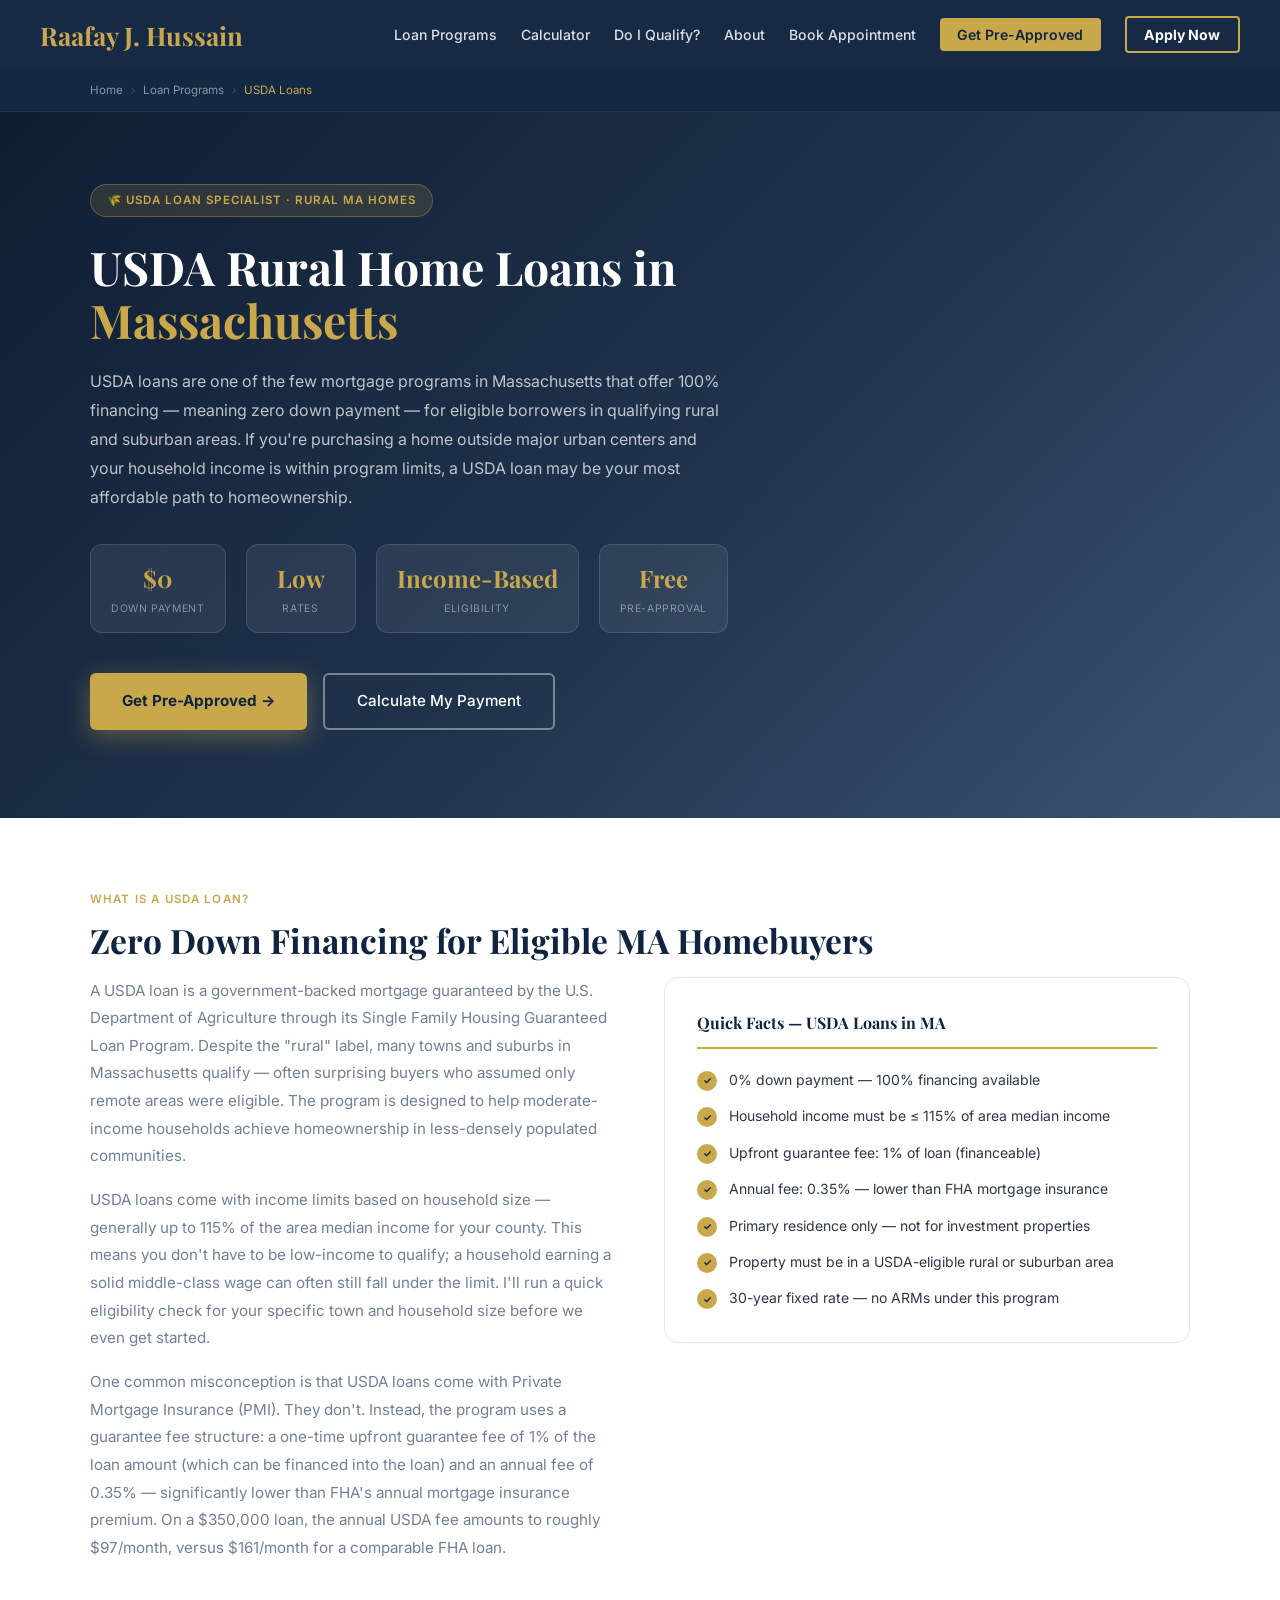
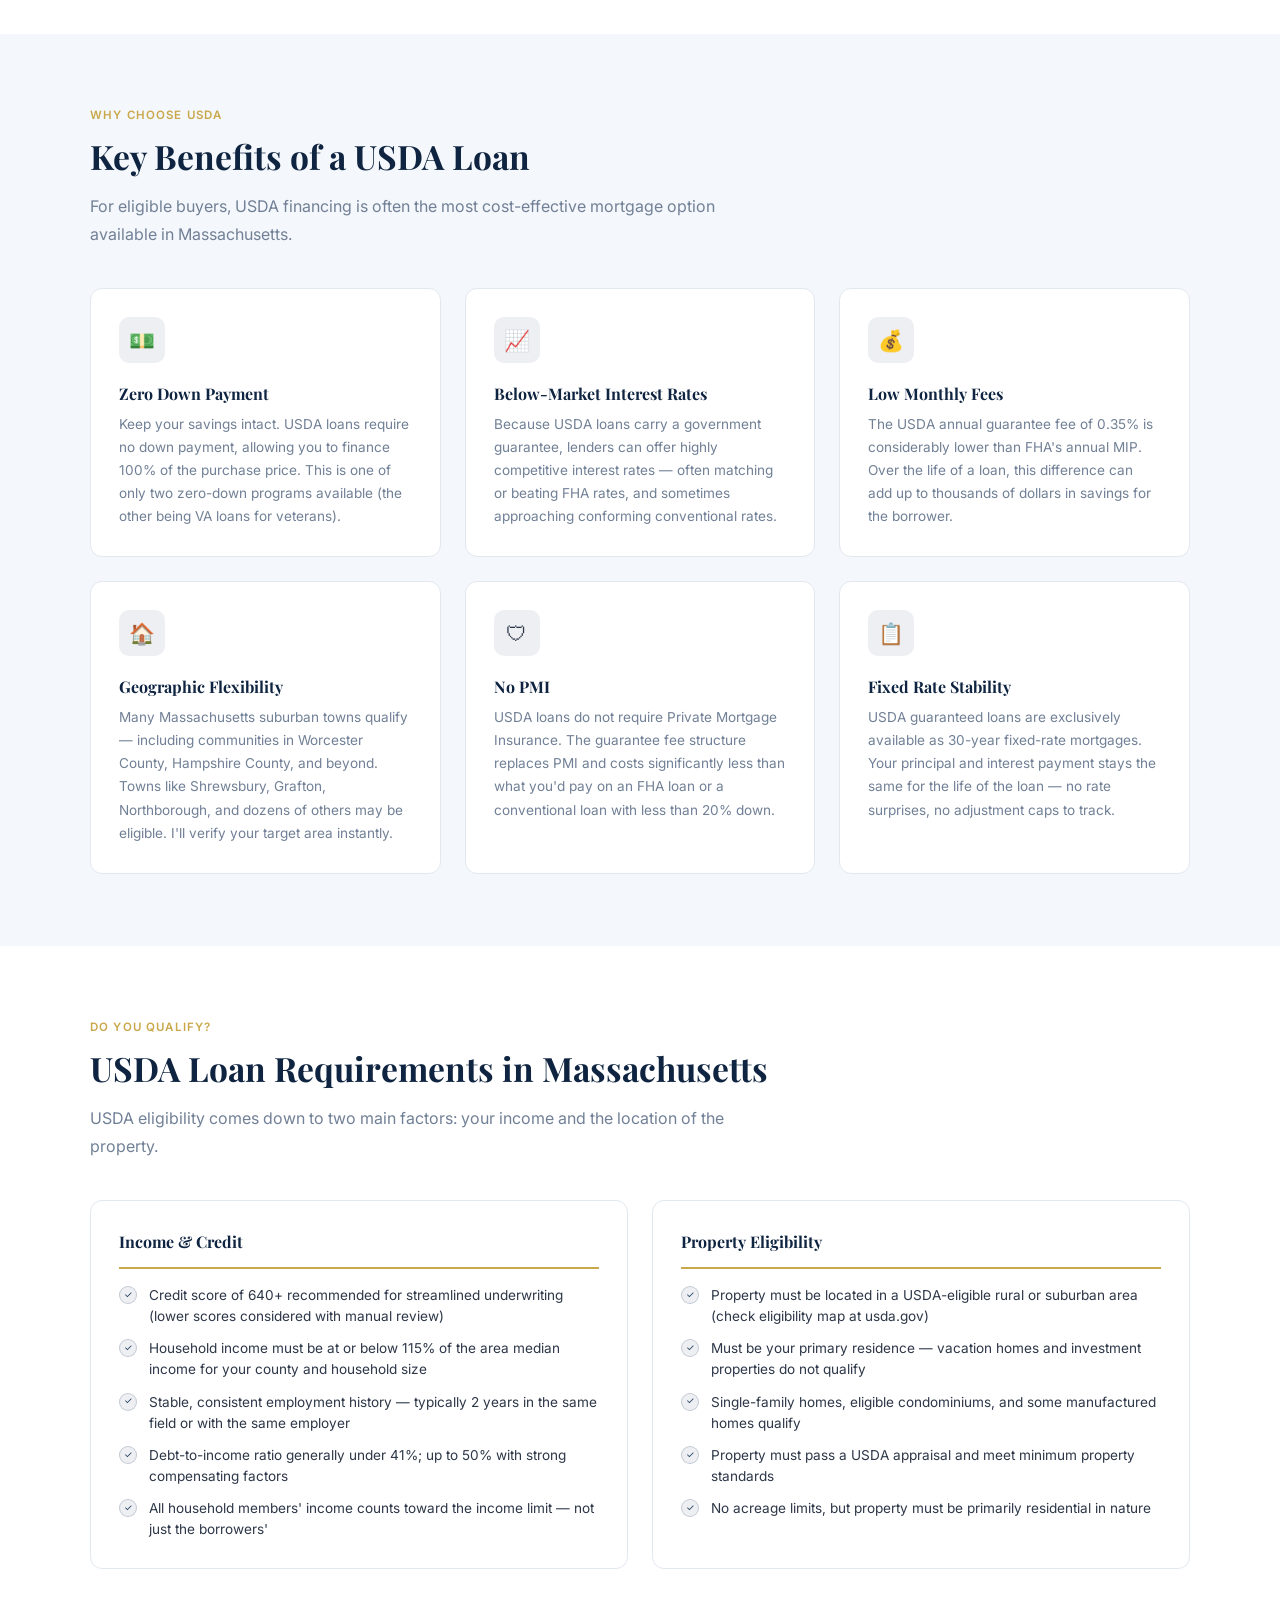
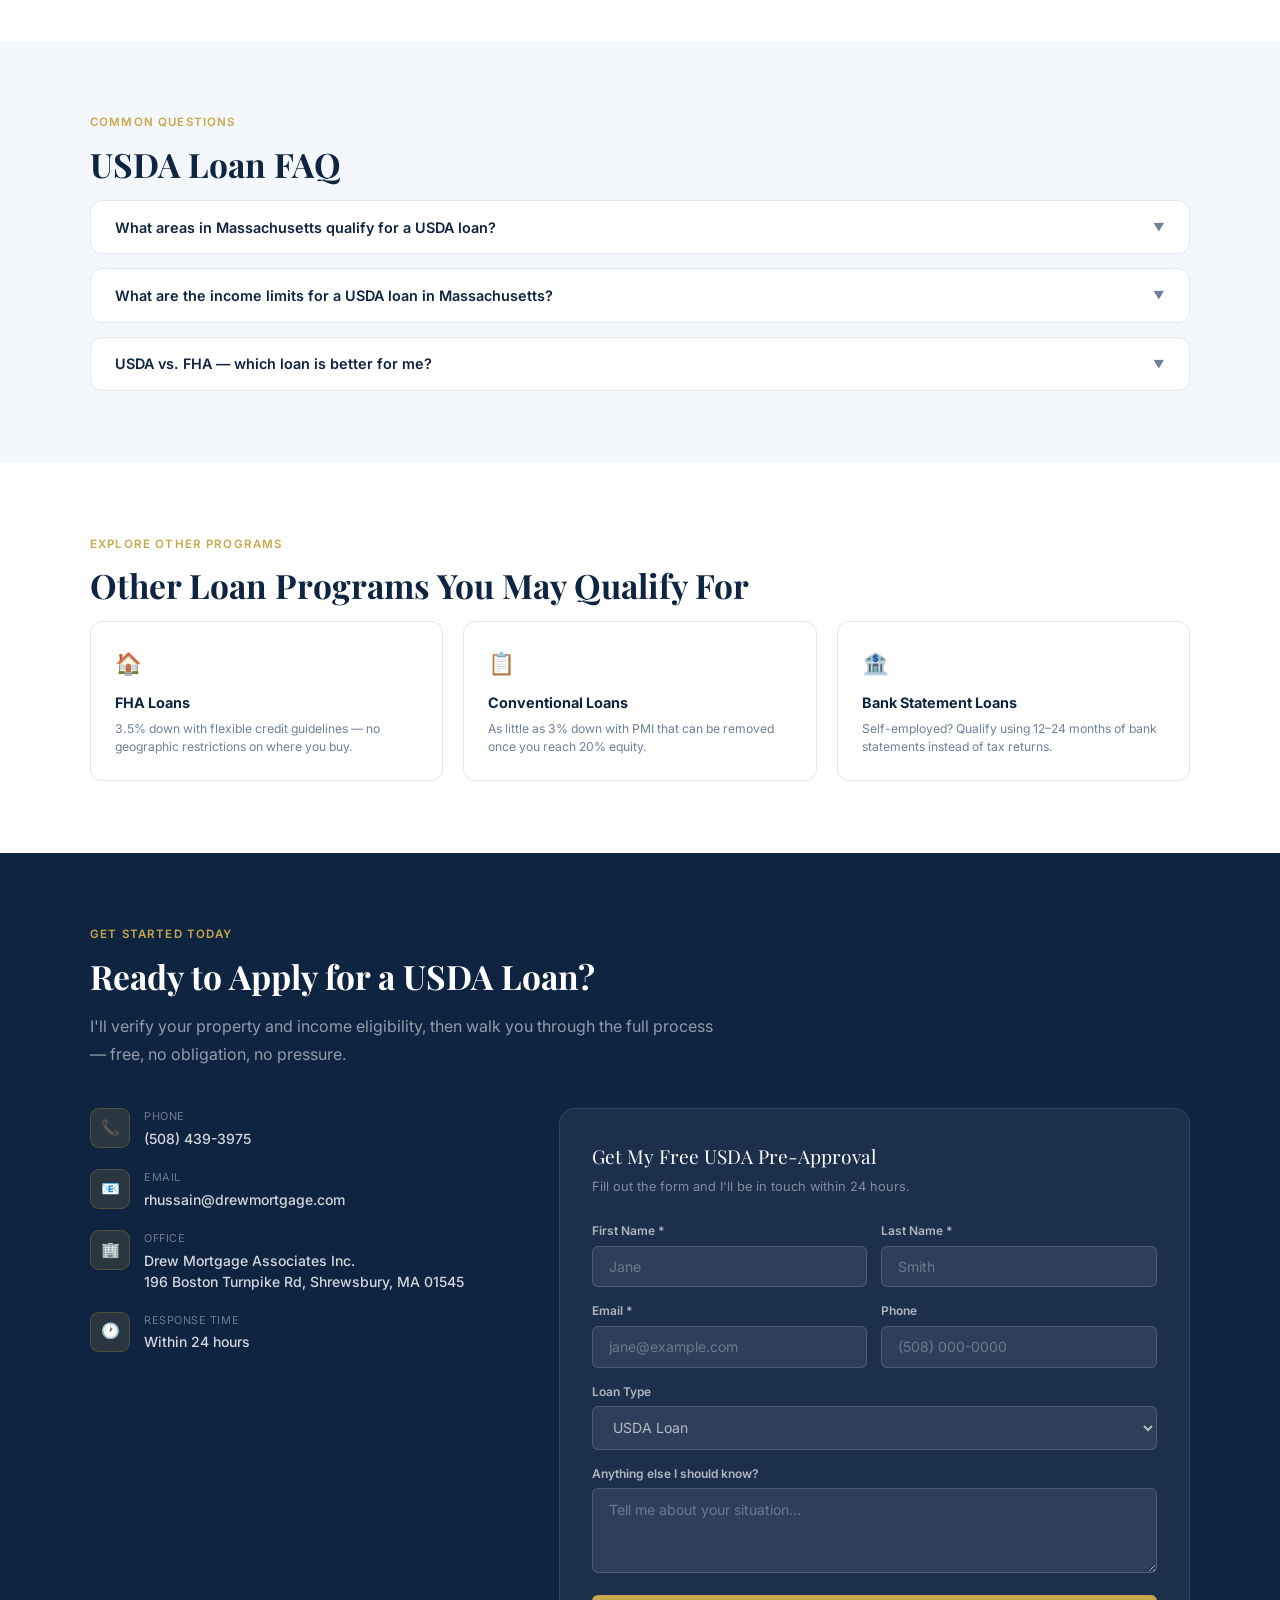
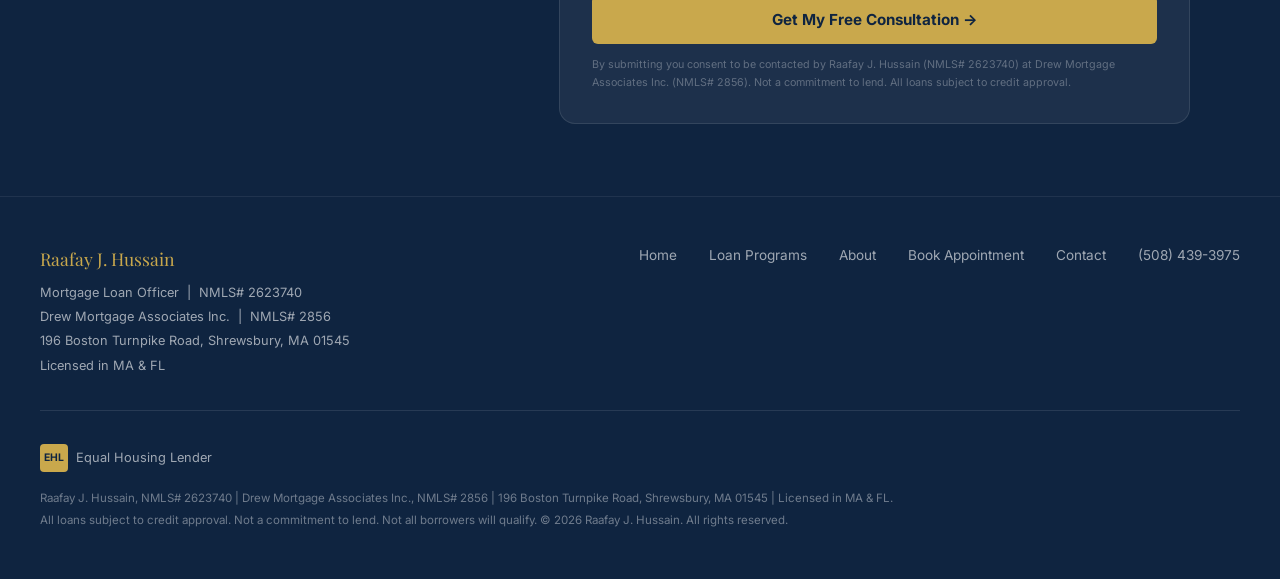
<file: usda-loans.html>
<!DOCTYPE html>
<html lang="en">
<head>
<meta charset="UTF-8">
<meta name="viewport" content="width=device-width, initial-scale=1.0">
<title>USDA Loans in Massachusetts | Zero Down Rural Mortgage | Raafay J. Hussain</title>
<meta name="description" content="USDA rural home loans in Massachusetts with zero down payment. Raafay J. Hussain (NMLS# 2623740) helps eligible buyers in rural and suburban MA communities qualify for USDA financing.">
<meta name="keywords" content="USDA loans Massachusetts, USDA rural mortgage MA, zero down mortgage Massachusetts, USDA home loan Shrewsbury, rural housing loan MA">
<link rel="canonical" href="https://rjhmortgage.com/usda-loans.html">
<meta property="og:title" content="USDA Loans in Massachusetts | Raafay J. Hussain">
<meta property="og:description" content="USDA rural home loans with zero down payment for eligible Massachusetts homebuyers. Expert guidance from a licensed loan officer at Drew Mortgage Associates in Shrewsbury, MA.">
<meta property="og:url" content="https://rjhmortgage.com/usda-loans.html">
<script type="application/ld+json">{"@context":"https://schema.org","@graph":[{"@type":"BreadcrumbList","itemListElement":[{"@type":"ListItem","position":1,"name":"Home","item":"https://rjhmortgage.com"},{"@type":"ListItem","position":2,"name":"Loan Programs","item":"https://rjhmortgage.com/index.html#services"},{"@type":"ListItem","position":3,"name":"USDA Loans Massachusetts","item":"https://rjhmortgage.com/usda-loans.html"}]},{"@type":"Service","name":"USDA Rural Home Loans in Massachusetts","serviceType":"USDA Mortgage Loan","description":"Zero down payment USDA rural home loans for eligible Massachusetts homebuyers in qualifying rural and suburban communities.","provider":{"@type":"Person","name":"Raafay J. Hussain","jobTitle":"Mortgage Loan Officer","telephone":"+15084393975"},"areaServed":["Massachusetts","Florida"]}]}</script>
<link href="https://fonts.googleapis.com/css2?family=Playfair+Display:wght@400;600;700&family=Inter:wght@300;400;500;600&display=swap" rel="stylesheet">
<link rel="stylesheet" href="loan-page.css">
</head>
<body>
<nav>
  <div class="nav-inner">
    <a href="index.html" class="nav-logo">Raafay J. Hussain</a>
    <ul class="nav-links">
      <li><a href="loan-programs.html">Loan Programs</a></li>
      <li><a href="index.html#calculator">Calculator</a></li>
      <li><a href="index.html#quiz">Do I Qualify?</a></li>
      <li><a href="index.html#about">About</a></li>
      <li><a href="index.html#appointments">Book Appointment</a></li>
      <li><a href="index.html#contact" class="nav-cta">Get Pre-Approved</a></li>
      <li><a href="https://idp.elliemae.com/authorize?site_id=9111932669&response_type=code&redirect_uri=https%3A%2F%2Fdrewmortgage.mymortgage-online.com%2Fborrower-app%2Flogin%2F%3Flar%3Damohamed%26workFlowId%3D50152%26dest%3D%2Floan-app%2F%26guestuser%3D1%26siteId%3D9111932669&client_id=srtrz0d2&scope=ccbp%20cc&instance_id=be11171033&logo_url=https%3A%2F%2Fstore.asset.ecc.mortgagetech.ice.com%2Fd2a927b6-b5a4-45aa-b0df-c8dc6c5ccf44&logo_url_href=https%3A%2F%2Fwww.drewmortgage.com%2F&logo_alt_text=Logo&bust=90&apiBaseUrl=https://api.elliemae.com" target="_blank" class="nav-apply">Apply Now</a></li>
    </ul>
    <button class="hamburger" id="hamburger" onclick="toggleMenu()" aria-label="Menu"><span></span><span></span><span></span></button>
  </div>
</nav>
<div class="mobile-menu" id="mobileMenu">
  <a href="loan-programs.html" onclick="closeMenu()">Loan Programs</a>
  <a href="index.html#calculator" onclick="closeMenu()">Calculator</a>
  <a href="index.html#quiz" onclick="closeMenu()">Do I Qualify?</a>
  <a href="index.html#about" onclick="closeMenu()">About</a>
  <a href="index.html#appointments" onclick="closeMenu()">Book Appointment</a>
  <a href="index.html#contact" onclick="closeMenu()">Contact</a>
  <a href="tel:5084393975" onclick="closeMenu()">&#128222; (508) 439-3975</a>
  <a href="https://idp.elliemae.com/authorize?site_id=9111932669&response_type=code&redirect_uri=https%3A%2F%2Fdrewmortgage.mymortgage-online.com%2Fborrower-app%2Flogin%2F%3Flar%3Damohamed%26workFlowId%3D50152%26dest%3D%2Floan-app%2F%26guestuser%3D1%26siteId%3D9111932669&client_id=srtrz0d2&scope=ccbp%20cc&instance_id=be11171033&logo_url=https%3A%2F%2Fstore.asset.ecc.mortgagetech.ice.com%2Fd2a927b6-b5a4-45aa-b0df-c8dc6c5ccf44&logo_url_href=https%3A%2F%2Fwww.drewmortgage.com%2F&logo_alt_text=Logo&bust=90&apiBaseUrl=https://api.elliemae.com" target="_blank" class="mobile-menu-apply" onclick="closeMenu()">Apply Now</a>
</div>

<div class="breadcrumb">
  <div class="breadcrumb-inner">
    <a href="index.html">Home</a><span class="breadcrumb-sep">›</span>
    <a href="loan-programs.html">Loan Programs</a><span class="breadcrumb-sep">›</span>
    <span class="breadcrumb-current">USDA Loans</span>
  </div>
</div>

<div class="loan-hero">
  <div class="loan-hero-inner">
    <div class="loan-eyebrow">&#127806; USDA Loan Specialist · Rural MA Homes</div>
    <h1>USDA Rural Home Loans in <span class="accent">Massachusetts</span></h1>
    <p class="loan-hero-body">USDA loans are one of the few mortgage programs in Massachusetts that offer 100% financing — meaning zero down payment — for eligible borrowers in qualifying rural and suburban areas. If you're purchasing a home outside major urban centers and your household income is within program limits, a USDA loan may be your most affordable path to homeownership.</p>
    <div class="loan-stats">
      <div class="loan-stat"><div class="loan-stat-value">$0</div><div class="loan-stat-label">Down Payment</div></div>
      <div class="loan-stat"><div class="loan-stat-value">Low</div><div class="loan-stat-label">Rates</div></div>
      <div class="loan-stat"><div class="loan-stat-value">Income-Based</div><div class="loan-stat-label">Eligibility</div></div>
      <div class="loan-stat"><div class="loan-stat-value">Free</div><div class="loan-stat-label">Pre-Approval</div></div>
    </div>
    <div class="loan-hero-btns">
      <a href="#contact" class="btn-gold">Get Pre-Approved &#8594;</a>
      <a href="index.html#calculator" class="btn-ghost">Calculate My Payment</a>
    </div>
  </div>
</div>

<section>
  <div class="section-inner">
    <div class="section-tag">What Is a USDA Loan?</div>
    <h2 class="section-title">Zero Down Financing for Eligible MA Homebuyers</h2>
    <div class="overview-grid">
      <div class="overview-text">
        <p>A USDA loan is a government-backed mortgage guaranteed by the U.S. Department of Agriculture through its Single Family Housing Guaranteed Loan Program. Despite the "rural" label, many towns and suburbs in Massachusetts qualify — often surprising buyers who assumed only remote areas were eligible. The program is designed to help moderate-income households achieve homeownership in less-densely populated communities.</p>
        <p>USDA loans come with income limits based on household size — generally up to 115% of the area median income for your county. This means you don't have to be low-income to qualify; a household earning a solid middle-class wage can often still fall under the limit. I'll run a quick eligibility check for your specific town and household size before we even get started.</p>
        <p>One common misconception is that USDA loans come with Private Mortgage Insurance (PMI). They don't. Instead, the program uses a guarantee fee structure: a one-time upfront guarantee fee of 1% of the loan amount (which can be financed into the loan) and an annual fee of 0.35% — significantly lower than FHA's annual mortgage insurance premium. On a $350,000 loan, the annual USDA fee amounts to roughly $97/month, versus $161/month for a comparable FHA loan.</p>
      </div>
      <div class="overview-box">
        <div class="overview-box-title">Quick Facts — USDA Loans in MA</div>
        <div class="highlight-row"><div class="hl-dot">&#10003;</div><div class="hl-text">0% down payment — 100% financing available</div></div>
        <div class="highlight-row"><div class="hl-dot">&#10003;</div><div class="hl-text">Household income must be ≤ 115% of area median income</div></div>
        <div class="highlight-row"><div class="hl-dot">&#10003;</div><div class="hl-text">Upfront guarantee fee: 1% of loan (financeable)</div></div>
        <div class="highlight-row"><div class="hl-dot">&#10003;</div><div class="hl-text">Annual fee: 0.35% — lower than FHA mortgage insurance</div></div>
        <div class="highlight-row"><div class="hl-dot">&#10003;</div><div class="hl-text">Primary residence only — not for investment properties</div></div>
        <div class="highlight-row"><div class="hl-dot">&#10003;</div><div class="hl-text">Property must be in a USDA-eligible rural or suburban area</div></div>
        <div class="highlight-row"><div class="hl-dot">&#10003;</div><div class="hl-text">30-year fixed rate — no ARMs under this program</div></div>
      </div>
    </div>
  </div>
</section>

<section class="bg-light">
  <div class="section-inner">
    <div class="section-tag">Why Choose USDA</div>
    <h2 class="section-title">Key Benefits of a USDA Loan</h2>
    <p class="section-subtitle">For eligible buyers, USDA financing is often the most cost-effective mortgage option available in Massachusetts.</p>
    <div class="benefits-grid">
      <div class="benefit-card"><div class="benefit-icon">&#128181;</div><div class="benefit-title">Zero Down Payment</div><p class="benefit-desc">Keep your savings intact. USDA loans require no down payment, allowing you to finance 100% of the purchase price. This is one of only two zero-down programs available (the other being VA loans for veterans).</p></div>
      <div class="benefit-card"><div class="benefit-icon">&#128200;</div><div class="benefit-title">Below-Market Interest Rates</div><p class="benefit-desc">Because USDA loans carry a government guarantee, lenders can offer highly competitive interest rates — often matching or beating FHA rates, and sometimes approaching conforming conventional rates.</p></div>
      <div class="benefit-card"><div class="benefit-icon">&#128176;</div><div class="benefit-title">Low Monthly Fees</div><p class="benefit-desc">The USDA annual guarantee fee of 0.35% is considerably lower than FHA's annual MIP. Over the life of a loan, this difference can add up to thousands of dollars in savings for the borrower.</p></div>
      <div class="benefit-card"><div class="benefit-icon">&#127968;</div><div class="benefit-title">Geographic Flexibility</div><p class="benefit-desc">Many Massachusetts suburban towns qualify — including communities in Worcester County, Hampshire County, and beyond. Towns like Shrewsbury, Grafton, Northborough, and dozens of others may be eligible. I'll verify your target area instantly.</p></div>
      <div class="benefit-card"><div class="benefit-icon">&#128737;</div><div class="benefit-title">No PMI</div><p class="benefit-desc">USDA loans do not require Private Mortgage Insurance. The guarantee fee structure replaces PMI and costs significantly less than what you'd pay on an FHA loan or a conventional loan with less than 20% down.</p></div>
      <div class="benefit-card"><div class="benefit-icon">&#128203;</div><div class="benefit-title">Fixed Rate Stability</div><p class="benefit-desc">USDA guaranteed loans are exclusively available as 30-year fixed-rate mortgages. Your principal and interest payment stays the same for the life of the loan — no rate surprises, no adjustment caps to track.</p></div>
    </div>
  </div>
</section>

<section>
  <div class="section-inner">
    <div class="section-tag">Do You Qualify?</div>
    <h2 class="section-title">USDA Loan Requirements in Massachusetts</h2>
    <p class="section-subtitle">USDA eligibility comes down to two main factors: your income and the location of the property.</p>
    <div class="req-grid">
      <div class="req-card">
        <div class="req-card-title">Income &amp; Credit</div>
        <ul class="req-list">
          <li><span class="req-check">&#10003;</span><span>Credit score of 640+ recommended for streamlined underwriting (lower scores considered with manual review)</span></li>
          <li><span class="req-check">&#10003;</span><span>Household income must be at or below 115% of the area median income for your county and household size</span></li>
          <li><span class="req-check">&#10003;</span><span>Stable, consistent employment history — typically 2 years in the same field or with the same employer</span></li>
          <li><span class="req-check">&#10003;</span><span>Debt-to-income ratio generally under 41%; up to 50% with strong compensating factors</span></li>
          <li><span class="req-check">&#10003;</span><span>All household members' income counts toward the income limit — not just the borrowers'</span></li>
        </ul>
      </div>
      <div class="req-card">
        <div class="req-card-title">Property Eligibility</div>
        <ul class="req-list">
          <li><span class="req-check">&#10003;</span><span>Property must be located in a USDA-eligible rural or suburban area (check eligibility map at usda.gov)</span></li>
          <li><span class="req-check">&#10003;</span><span>Must be your primary residence — vacation homes and investment properties do not qualify</span></li>
          <li><span class="req-check">&#10003;</span><span>Single-family homes, eligible condominiums, and some manufactured homes qualify</span></li>
          <li><span class="req-check">&#10003;</span><span>Property must pass a USDA appraisal and meet minimum property standards</span></li>
          <li><span class="req-check">&#10003;</span><span>No acreage limits, but property must be primarily residential in nature</span></li>
        </ul>
      </div>
    </div>
  </div>
</section>

<section class="bg-light">
  <div class="section-inner">
    <div class="section-tag">Common Questions</div>
    <h2 class="section-title">USDA Loan FAQ</h2>
    <div class="faq-list">
      <div class="faq-item"><button class="faq-q">What areas in Massachusetts qualify for a USDA loan? <span class="faq-chevron">&#9660;</span></button><div class="faq-a">More Massachusetts towns qualify than most people expect. USDA eligibility is based on census population data and is updated periodically. Many towns in Worcester County, Hampshire County, Franklin County, and parts of Middlesex County are eligible. Towns like Grafton, Northborough, Boylston, Holden, Sterling, Paxton, and many others in central and western MA typically qualify. Notably, densely populated cities like Boston, Worcester, Springfield, and Lowell are generally not eligible — but their surrounding suburbs often are. The best way to verify is to check the official USDA eligibility map at eligibility.sc.egov.usda.gov or let me run the check for you in minutes.</div></div>
      <div class="faq-item"><button class="faq-q">What are the income limits for a USDA loan in Massachusetts? <span class="faq-chevron">&#9660;</span></button><div class="faq-a">USDA income limits are set at 115% of the area median income and vary by county and household size. For example, in Worcester County, a household of 1-4 people may have a limit around $112,450–$120,000 (limits are updated annually). Larger households get higher limits. Importantly, all income from all adult household members counts — not just the borrowers on the loan. Certain deductions (childcare expenses, disability costs, dependent deductions) can reduce your counted income. I can run a full income eligibility analysis for your specific household before you apply.</div></div>
      <div class="faq-item"><button class="faq-q">USDA vs. FHA — which loan is better for me? <span class="faq-chevron">&#9660;</span></button><div class="faq-a">If you qualify for both, USDA is almost always the better financial choice. USDA requires zero down payment versus FHA's 3.5%. USDA's annual fee (0.35%) is lower than FHA's annual MIP (0.55%+). USDA rates are often competitive with FHA rates. The primary advantages of FHA are that it has no income limits, no geographic restrictions, and more flexibility for lower credit scores. If you're buying in an eligible area and your household income is under the USDA threshold, USDA is typically the more affordable long-term option. I'll run side-by-side payment comparisons for you so you can see the actual dollar difference before you decide.</div></div>
    </div>
  </div>
</section>

<section>
  <div class="section-inner">
    <div class="section-tag">Explore Other Programs</div>
    <h2 class="section-title">Other Loan Programs You May Qualify For</h2>
    <div class="related-grid">
      <a href="fha-loans.html" class="related-card"><div class="related-icon">&#127968;</div><div class="related-name">FHA Loans</div><div class="related-desc">3.5% down with flexible credit guidelines — no geographic restrictions on where you buy.</div></a>
      <a href="conventional-loans.html" class="related-card"><div class="related-icon">&#128203;</div><div class="related-name">Conventional Loans</div><div class="related-desc">As little as 3% down with PMI that can be removed once you reach 20% equity.</div></a>
      <a href="bank-statement-loans.html" class="related-card"><div class="related-icon">&#127974;</div><div class="related-name">Bank Statement Loans</div><div class="related-desc">Self-employed? Qualify using 12–24 months of bank statements instead of tax returns.</div></a>
    </div>
  </div>
</section>

<section class="cta-section" id="contact">
  <div class="section-inner">
    <div class="section-tag">Get Started Today</div>
    <h2 class="section-title">Ready to Apply for a USDA Loan?</h2>
    <p class="section-subtitle">I'll verify your property and income eligibility, then walk you through the full process — free, no obligation, no pressure.</p>
    <div class="cta-grid">
      <div>
        <div class="cta-info-item"><div class="cta-info-icon">&#128222;</div><div><div class="cta-info-label">Phone</div><a href="tel:5084393975" class="cta-info-value">(508) 439-3975</a></div></div>
        <div class="cta-info-item"><div class="cta-info-icon">&#128231;</div><div><div class="cta-info-label">Email</div><a href="mailto:rhussain@drewmortgage.com" class="cta-info-value">rhussain@drewmortgage.com</a></div></div>
        <div class="cta-info-item"><div class="cta-info-icon">&#127970;</div><div><div class="cta-info-label">Office</div><span class="cta-info-value">Drew Mortgage Associates Inc.<br>196 Boston Turnpike Rd, Shrewsbury, MA 01545</span></div></div>
        <div class="cta-info-item"><div class="cta-info-icon">&#128336;</div><div><div class="cta-info-label">Response Time</div><span class="cta-info-value">Within 24 hours</span></div></div>
      </div>
      <div class="cta-form-wrap">
        <div class="cta-form-title">Get My Free USDA Pre-Approval</div>
        <div class="cta-form-sub">Fill out the form and I'll be in touch within 24 hours.</div>
        <form onsubmit="handleContact(event)">
          <div class="form-row">
            <div class="form-group"><label>First Name *</label><input type="text" name="firstName" placeholder="Jane" required></div>
            <div class="form-group"><label>Last Name *</label><input type="text" name="lastName" placeholder="Smith" required></div>
          </div>
          <div class="form-row">
            <div class="form-group"><label>Email *</label><input type="email" name="email" placeholder="jane@example.com" required></div>
            <div class="form-group"><label>Phone</label><input type="tel" name="phone" placeholder="(508) 000-0000"></div>
          </div>
          <div class="form-group"><label>Loan Type</label>
            <select name="loanType"><option value="USDA Loan" selected>USDA Loan</option><option value="FHA Loan">FHA Loan</option><option value="Conventional">Conventional</option><option value="VA Loan">VA Loan</option><option value="Not Sure">Not Sure</option></select>
          </div>
          <div class="form-group"><label>Anything else I should know?</label><textarea name="message" placeholder="Tell me about your situation..."></textarea></div>
          <button type="submit" class="form-submit">Get My Free Consultation &#8594;</button>
          <p class="form-disclaimer">By submitting you consent to be contacted by Raafay J. Hussain (NMLS# 2623740) at Drew Mortgage Associates Inc. (NMLS# 2856). Not a commitment to lend. All loans subject to credit approval.</p>
        </form>
      </div>
    </div>
  </div>
</section>

<footer>
  <div class="footer-inner">
    <div class="footer-top">
      <div><div class="footer-brand">Raafay J. Hussain</div><div class="footer-nmls">Mortgage Loan Officer &nbsp;|&nbsp; NMLS# 2623740<br>Drew Mortgage Associates Inc. &nbsp;|&nbsp; NMLS# 2856<br>196 Boston Turnpike Road, Shrewsbury, MA 01545<br>Licensed in MA &amp; FL</div></div>
      <div class="footer-links"><a href="index.html">Home</a><a href="loan-programs.html">Loan Programs</a><a href="index.html#about">About</a><a href="index.html#appointments">Book Appointment</a><a href="index.html#contact">Contact</a><a href="tel:5084393975">(508) 439-3975</a></div>
    </div>
    <div class="equal-housing"><div class="equal-housing-icon">EHL</div>Equal Housing Lender</div>
    <p class="footer-compliance">Raafay J. Hussain, NMLS# 2623740 | Drew Mortgage Associates Inc., NMLS# 2856 | 196 Boston Turnpike Road, Shrewsbury, MA 01545 | Licensed in MA &amp; FL.<br>All loans subject to credit approval. Not a commitment to lend. Not all borrowers will qualify. &copy; 2026 Raafay J. Hussain. All rights reserved.</p>
  </div>
</footer>

<script>
function toggleMenu(){document.getElementById('mobileMenu').classList.toggle('open');document.getElementById('hamburger').classList.toggle('open')}
function closeMenu(){document.getElementById('mobileMenu').classList.remove('open');document.getElementById('hamburger').classList.remove('open')}
document.addEventListener('click',function(e){const m=document.getElementById('mobileMenu'),b=document.getElementById('hamburger');if(m.classList.contains('open')&&!m.contains(e.target)&&!b.contains(e.target))closeMenu()});
document.querySelectorAll('.faq-q').forEach(btn=>{btn.addEventListener('click',()=>{const item=btn.closest('.faq-item'),isOpen=item.classList.contains('open');document.querySelectorAll('.faq-item').forEach(i=>i.classList.remove('open'));if(!isOpen)item.classList.add('open')})});
async function handleContact(e){e.preventDefault();const form=e.target,btn=form.querySelector('.form-submit');btn.textContent='Submitting...';btn.disabled=true;const g=n=>form.elements[n]?form.elements[n].value.trim():'';const fields=[{name:'firstname',value:g('firstName')},{name:'lastname',value:g('lastName')},{name:'email',value:g('email')},{name:'phone',value:g('phone')},{name:'loan_type',value:g('loanType')},{name:'message',value:g('message')}].filter(f=>f.value!=='');try{const res=await fetch('https://api.hsforms.com/submissions/v3/integration/submit/245340064/bd7ac999-988e-4e22-9c3f-7e68c446721b',{method:'POST',headers:{'Content-Type':'application/json'},body:JSON.stringify({submittedAt:Date.now(),fields,context:{pageUri:window.location.href,pageName:document.title}})});if(res.ok){btn.textContent='✓ Submitted! I\'ll be in touch within 24 hours.';btn.style.background='#276749';form.reset();setTimeout(()=>{btn.textContent='Get My Free Consultation →';btn.style.background='';btn.disabled=false},6000)}else throw new Error()}catch{btn.textContent='Something went wrong — call (508) 439-3975';btn.style.background='#c53030';btn.disabled=false;setTimeout(()=>{btn.textContent='Get My Free Consultation →';btn.style.background=''},5000)}}
</script>
</body>
</html>
</file>
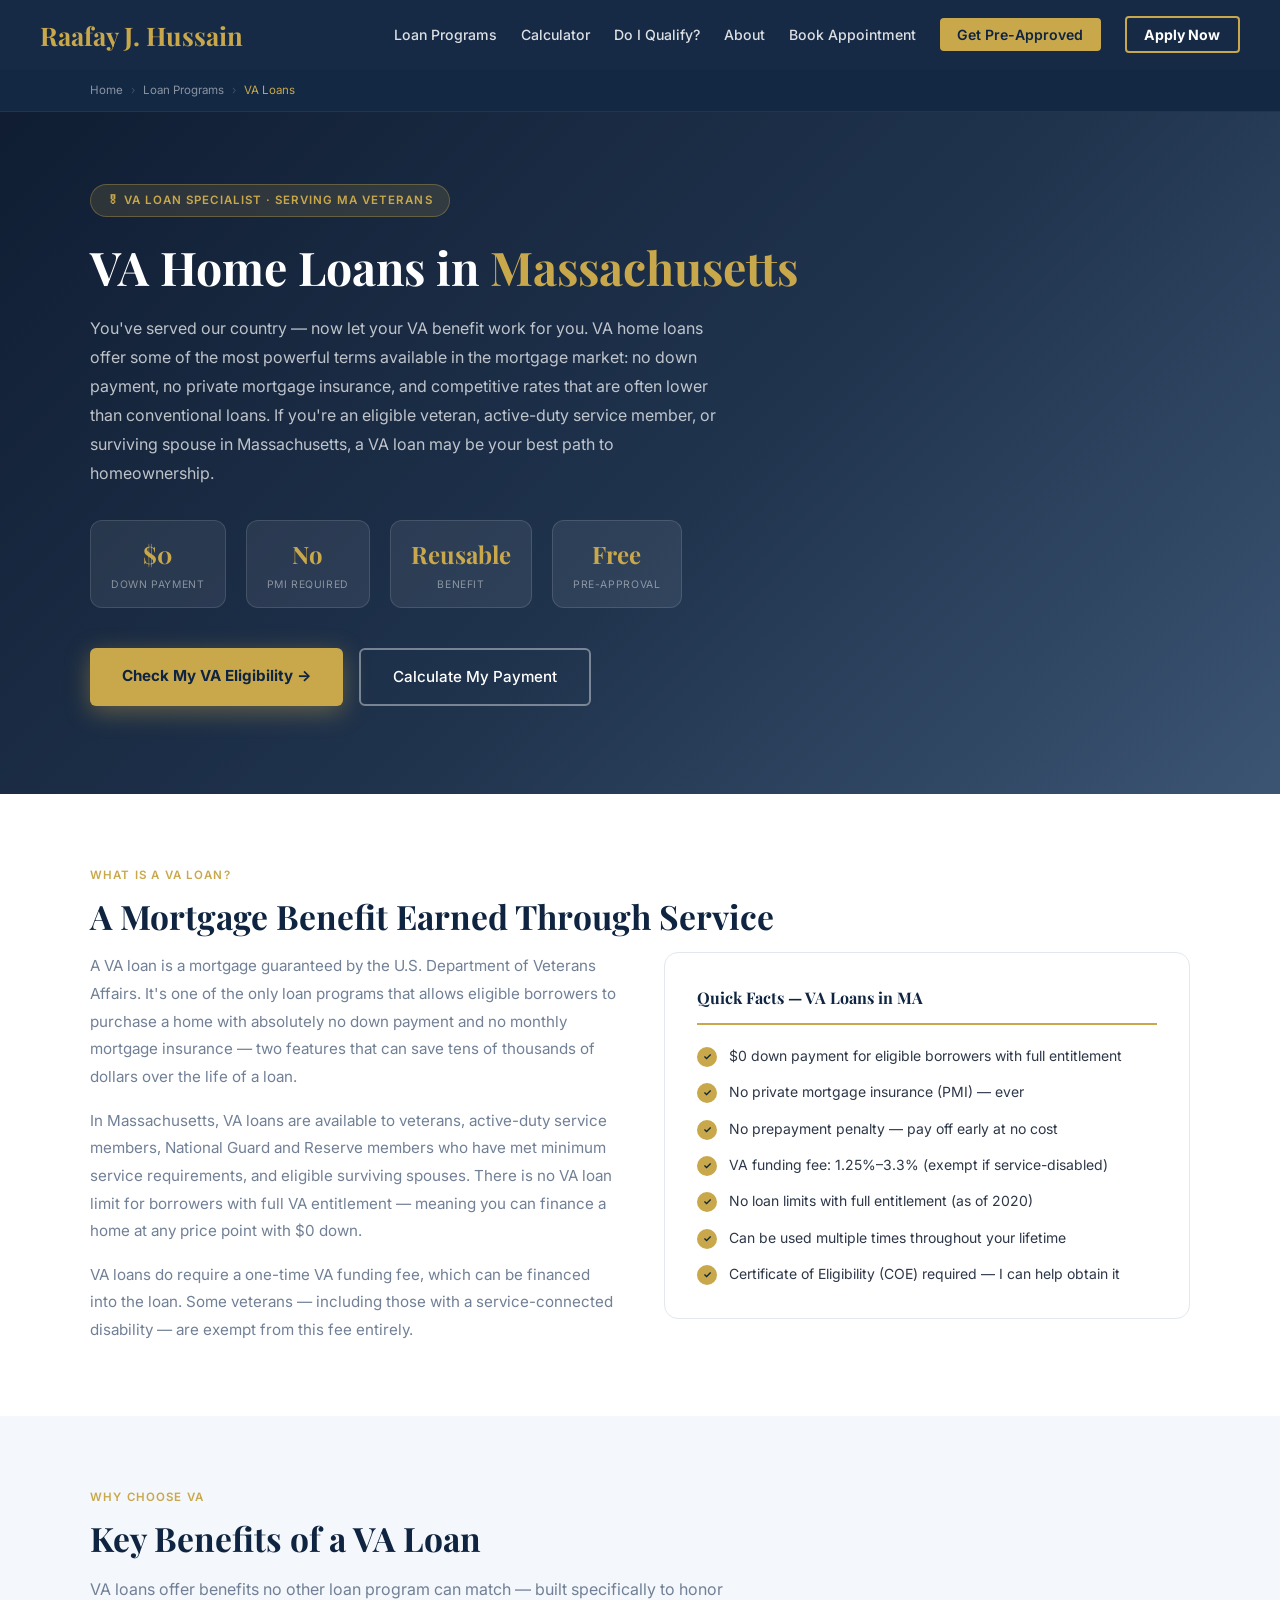
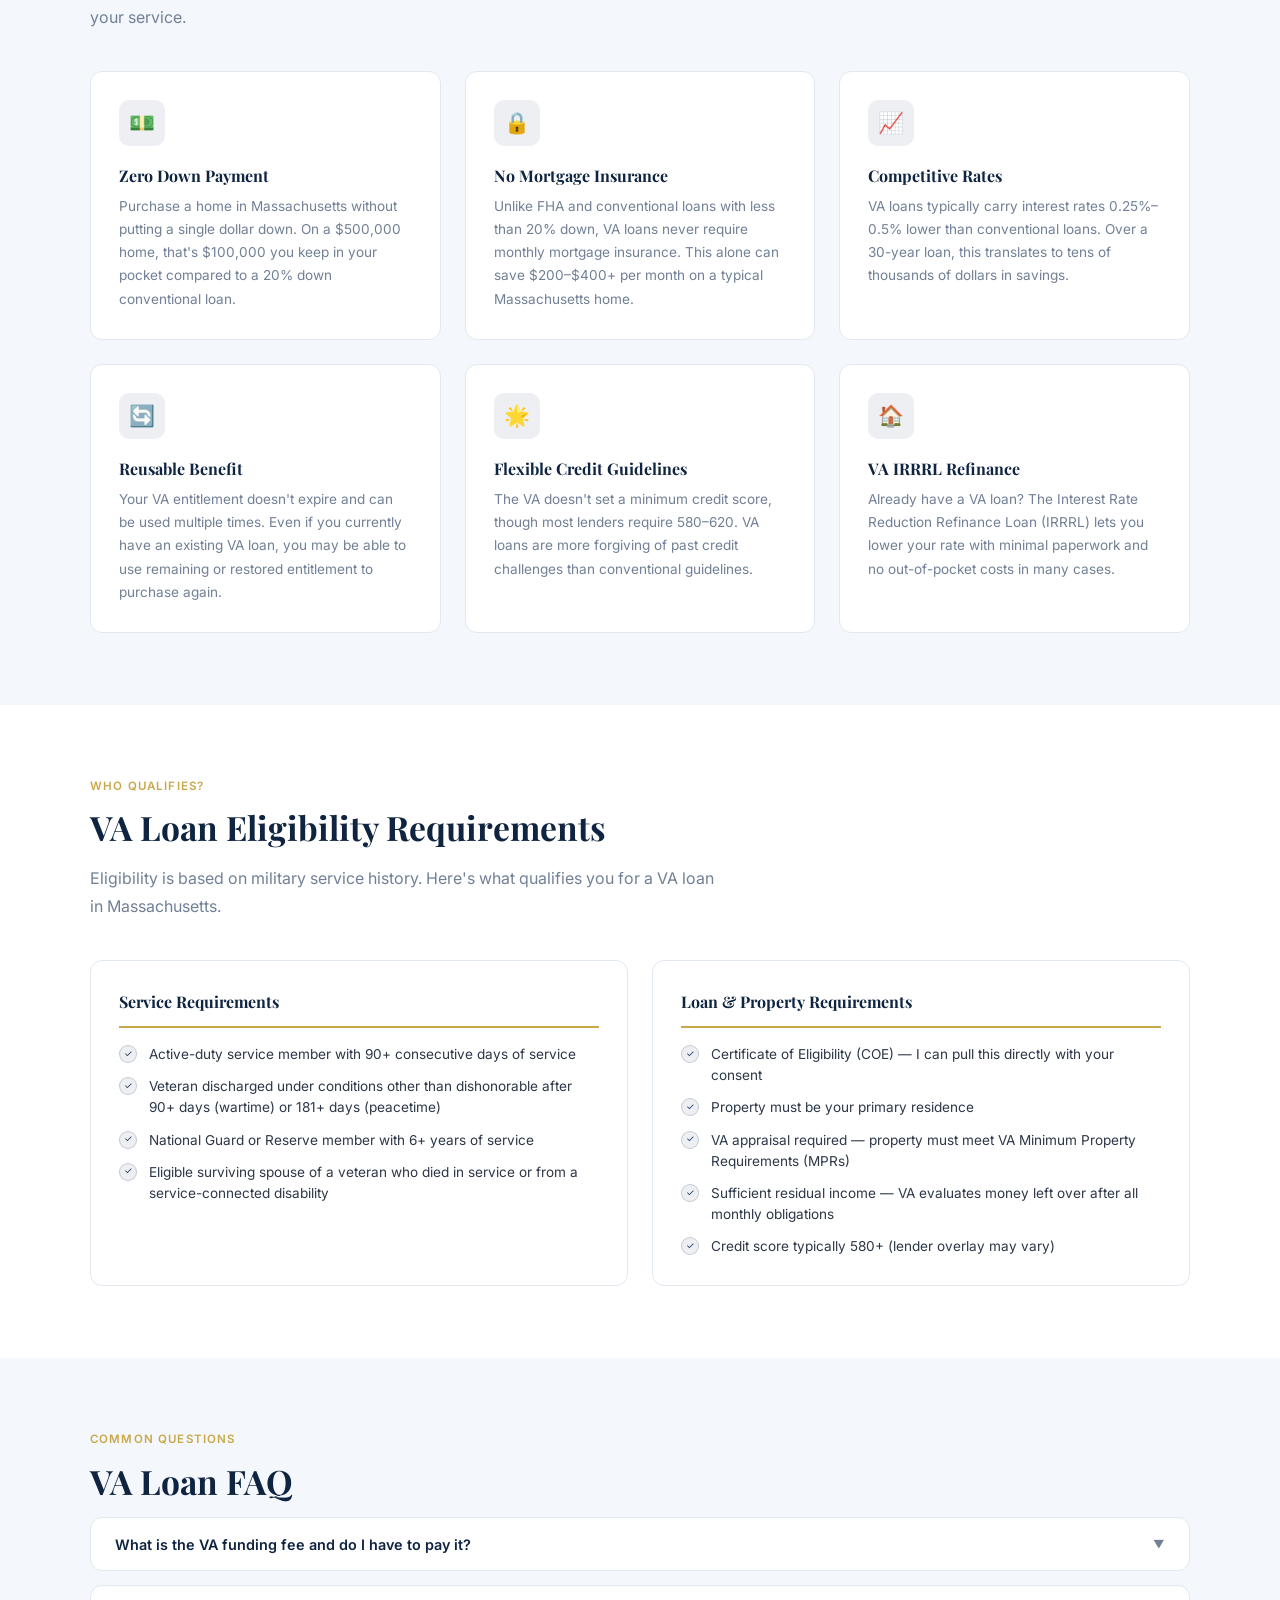
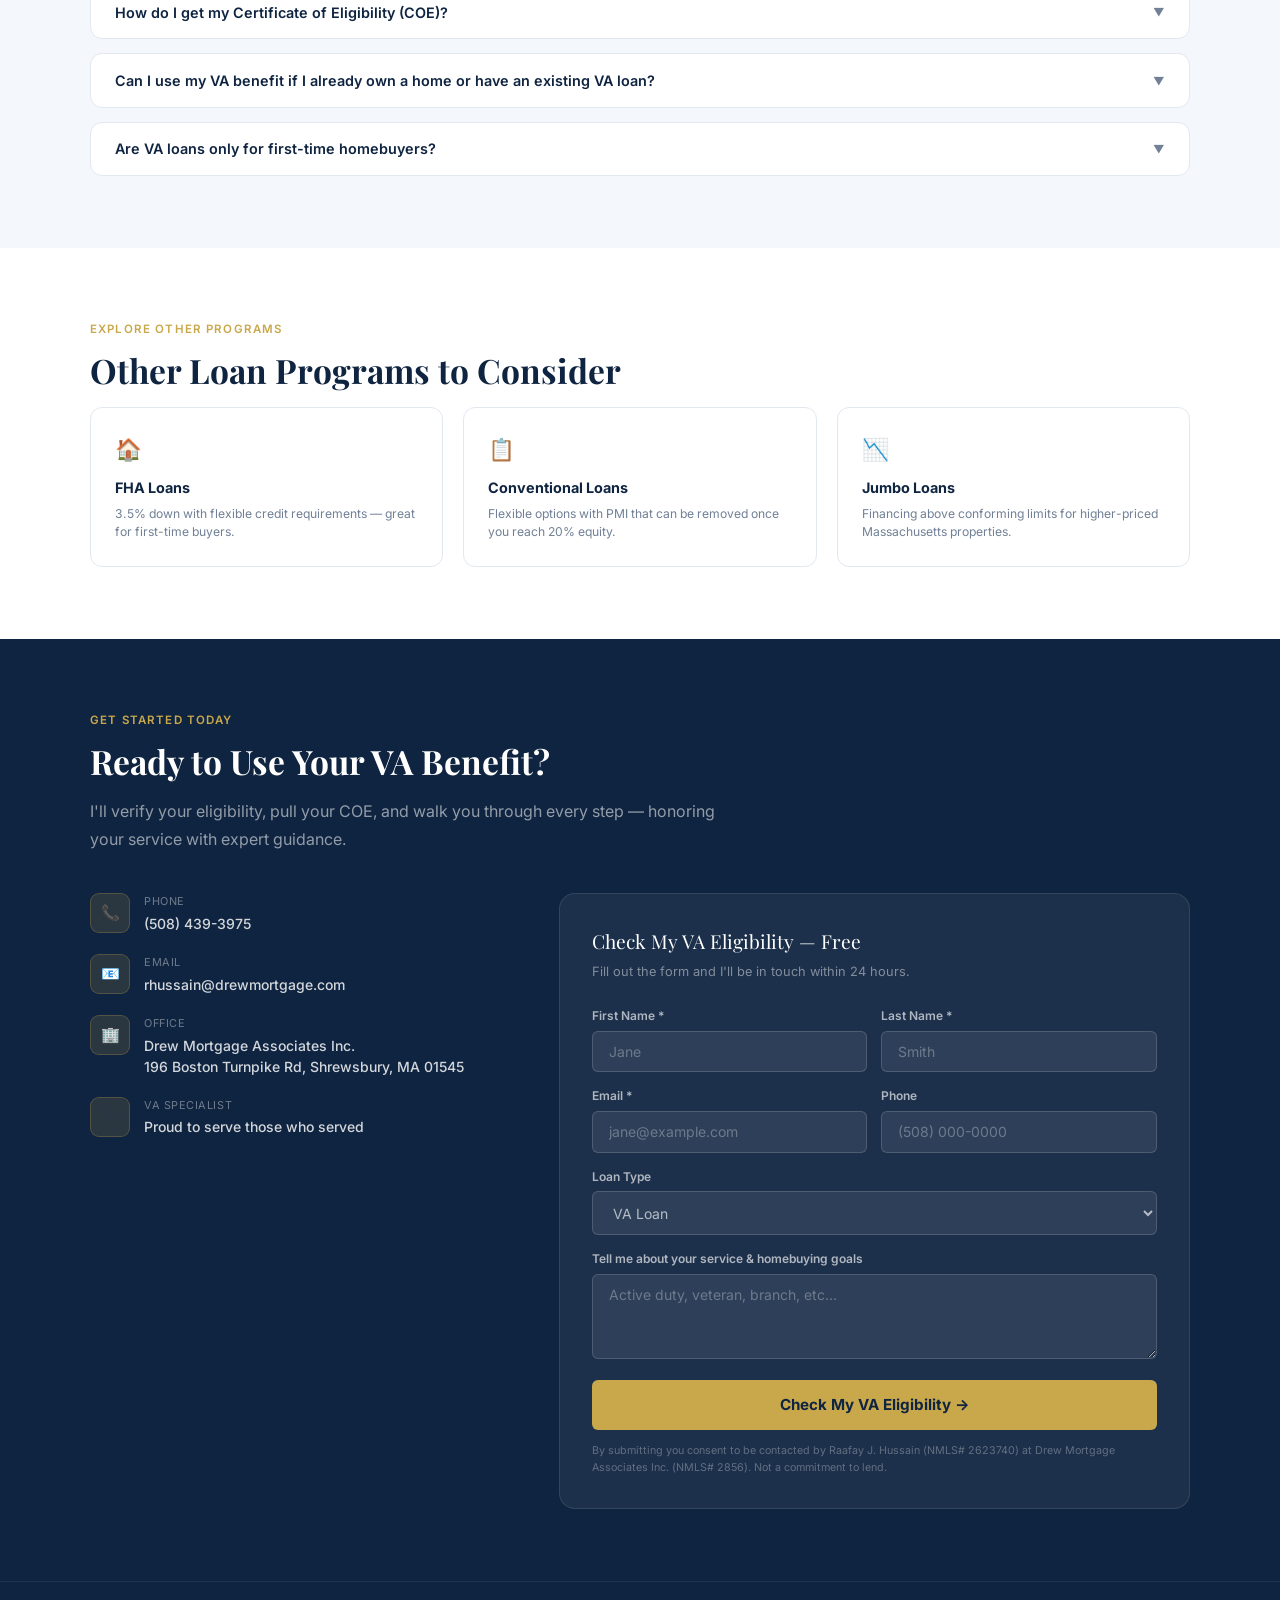
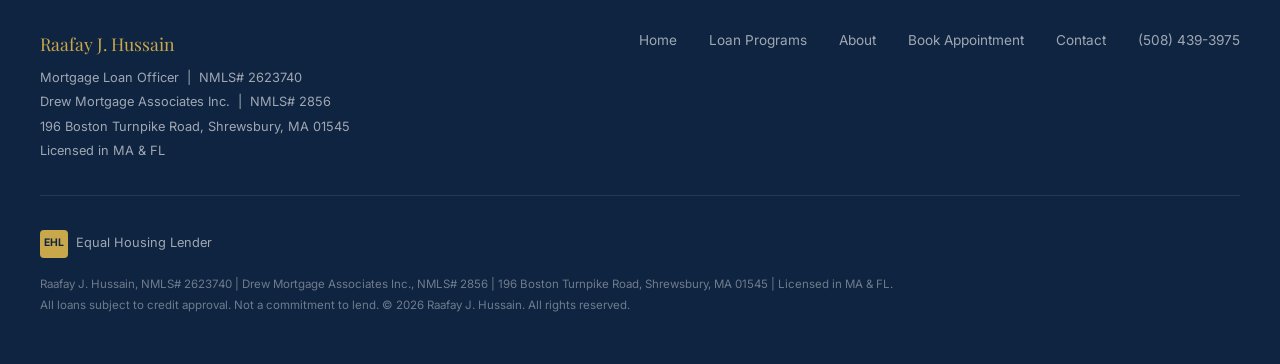
<file: va-loans.html>
<!DOCTYPE html>
<html lang="en">
<head>
<meta charset="UTF-8">
<meta name="viewport" content="width=device-width, initial-scale=1.0">
<title>VA Home Loans in Massachusetts | $0 Down for Veterans | Raafay J. Hussain</title>
<meta name="description" content="VA home loans in Massachusetts with $0 down payment for eligible veterans, active-duty service members, and surviving spouses. Expert VA loan guidance from Raafay J. Hussain (NMLS# 2623740) at Drew Mortgage Associates in Shrewsbury, MA.">
<meta name="keywords" content="VA loans Massachusetts, VA home loan MA, veteran mortgage Shrewsbury, VA mortgage Massachusetts, zero down VA loan MA, veteran home buying MA">
<link rel="canonical" href="https://rjhmortgage.com/va-loans.html">
<script type="application/ld+json">{"@context":"https://schema.org","@graph":[{"@type":"BreadcrumbList","itemListElement":[{"@type":"ListItem","position":1,"name":"Home","item":"https://rjhmortgage.com"},{"@type":"ListItem","position":2,"name":"VA Loans Massachusetts","item":"https://rjhmortgage.com/va-loans.html"}]},{"@type":"Service","name":"VA Home Loans in Massachusetts","serviceType":"VA Mortgage Loan","description":"VA home loans for eligible veterans and active-duty service members in Massachusetts — $0 down, no PMI, competitive rates.","provider":{"@type":"Person","name":"Raafay J. Hussain","jobTitle":"Mortgage Loan Officer","telephone":"+15084393975"},"areaServed":["Massachusetts","Florida"]}]}</script>
<link href="https://fonts.googleapis.com/css2?family=Playfair+Display:wght@400;600;700&family=Inter:wght@300;400;500;600&display=swap" rel="stylesheet">
<link rel="stylesheet" href="loan-page.css">
</head>
<body>
<nav>
  <div class="nav-inner">
    <a href="index.html" class="nav-logo">Raafay J. Hussain</a>
    <ul class="nav-links">
      <li><a href="loan-programs.html">Loan Programs</a></li>
      <li><a href="index.html#calculator">Calculator</a></li>
      <li><a href="index.html#quiz">Do I Qualify?</a></li>
      <li><a href="index.html#about">About</a></li>
      <li><a href="index.html#appointments">Book Appointment</a></li>
      <li><a href="index.html#contact" class="nav-cta">Get Pre-Approved</a></li>
      <li><a href="https://idp.elliemae.com/authorize?site_id=9111932669&response_type=code&redirect_uri=https%3A%2F%2Fdrewmortgage.mymortgage-online.com%2Fborrower-app%2Flogin%2F%3Flar%3Damohamed%26workFlowId%3D50152%26dest%3D%2Floan-app%2F%26guestuser%3D1%26siteId%3D9111932669&client_id=srtrz0d2&scope=ccbp%20cc&instance_id=be11171033&logo_url=https%3A%2F%2Fstore.asset.ecc.mortgagetech.ice.com%2Fd2a927b6-b5a4-45aa-b0df-c8dc6c5ccf44&logo_url_href=https%3A%2F%2Fwww.drewmortgage.com%2F&logo_alt_text=Logo&bust=90&apiBaseUrl=https://api.elliemae.com" target="_blank" class="nav-apply">Apply Now</a></li>
    </ul>
    <button class="hamburger" id="hamburger" onclick="toggleMenu()" aria-label="Menu"><span></span><span></span><span></span></button>
  </div>
</nav>
<div class="mobile-menu" id="mobileMenu">
  <a href="loan-programs.html" onclick="closeMenu()">Loan Programs</a>
  <a href="index.html#calculator" onclick="closeMenu()">Calculator</a>
  <a href="index.html#quiz" onclick="closeMenu()">Do I Qualify?</a>
  <a href="index.html#about" onclick="closeMenu()">About</a>
  <a href="index.html#appointments" onclick="closeMenu()">Book Appointment</a>
  <a href="index.html#contact" onclick="closeMenu()">Contact</a>
  <a href="tel:5084393975" onclick="closeMenu()">&#128222; (508) 439-3975</a>
  <a href="https://idp.elliemae.com/authorize?site_id=9111932669&response_type=code&redirect_uri=https%3A%2F%2Fdrewmortgage.mymortgage-online.com%2Fborrower-app%2Flogin%2F%3Flar%3Damohamed%26workFlowId%3D50152%26dest%3D%2Floan-app%2F%26guestuser%3D1%26siteId%3D9111932669&client_id=srtrz0d2&scope=ccbp%20cc&instance_id=be11171033&logo_url=https%3A%2F%2Fstore.asset.ecc.mortgagetech.ice.com%2Fd2a927b6-b5a4-45aa-b0df-c8dc6c5ccf44&logo_url_href=https%3A%2F%2Fwww.drewmortgage.com%2F&logo_alt_text=Logo&bust=90&apiBaseUrl=https://api.elliemae.com" target="_blank" class="mobile-menu-apply" onclick="closeMenu()">Apply Now</a>
</div>

<div class="breadcrumb"><div class="breadcrumb-inner"><a href="index.html">Home</a><span class="breadcrumb-sep">›</span><a href="loan-programs.html">Loan Programs</a><span class="breadcrumb-sep">›</span><span class="breadcrumb-current">VA Loans</span></div></div>

<div class="loan-hero">
  <div class="loan-hero-inner">
    <div class="loan-eyebrow">&#127894; VA Loan Specialist · Serving MA Veterans</div>
    <h1>VA Home Loans in <span class="accent">Massachusetts</span></h1>
    <p class="loan-hero-body">You've served our country — now let your VA benefit work for you. VA home loans offer some of the most powerful terms available in the mortgage market: no down payment, no private mortgage insurance, and competitive rates that are often lower than conventional loans. If you're an eligible veteran, active-duty service member, or surviving spouse in Massachusetts, a VA loan may be your best path to homeownership.</p>
    <div class="loan-stats">
      <div class="loan-stat"><div class="loan-stat-value">$0</div><div class="loan-stat-label">Down Payment</div></div>
      <div class="loan-stat"><div class="loan-stat-value">No</div><div class="loan-stat-label">PMI Required</div></div>
      <div class="loan-stat"><div class="loan-stat-value">Reusable</div><div class="loan-stat-label">Benefit</div></div>
      <div class="loan-stat"><div class="loan-stat-value">Free</div><div class="loan-stat-label">Pre-Approval</div></div>
    </div>
    <div class="loan-hero-btns">
      <a href="#contact" class="btn-gold">Check My VA Eligibility &#8594;</a>
      <a href="index.html#calculator" class="btn-ghost">Calculate My Payment</a>
    </div>
  </div>
</div>

<section>
  <div class="section-inner">
    <div class="section-tag">What Is a VA Loan?</div>
    <h2 class="section-title">A Mortgage Benefit Earned Through Service</h2>
    <div class="overview-grid">
      <div class="overview-text">
        <p>A VA loan is a mortgage guaranteed by the U.S. Department of Veterans Affairs. It's one of the only loan programs that allows eligible borrowers to purchase a home with absolutely no down payment and no monthly mortgage insurance — two features that can save tens of thousands of dollars over the life of a loan.</p>
        <p>In Massachusetts, VA loans are available to veterans, active-duty service members, National Guard and Reserve members who have met minimum service requirements, and eligible surviving spouses. There is no VA loan limit for borrowers with full VA entitlement — meaning you can finance a home at any price point with $0 down.</p>
        <p>VA loans do require a one-time VA funding fee, which can be financed into the loan. Some veterans — including those with a service-connected disability — are exempt from this fee entirely.</p>
      </div>
      <div class="overview-box">
        <div class="overview-box-title">Quick Facts — VA Loans in MA</div>
        <div class="highlight-row"><div class="hl-dot">&#10003;</div><div class="hl-text">$0 down payment for eligible borrowers with full entitlement</div></div>
        <div class="highlight-row"><div class="hl-dot">&#10003;</div><div class="hl-text">No private mortgage insurance (PMI) — ever</div></div>
        <div class="highlight-row"><div class="hl-dot">&#10003;</div><div class="hl-text">No prepayment penalty — pay off early at no cost</div></div>
        <div class="highlight-row"><div class="hl-dot">&#10003;</div><div class="hl-text">VA funding fee: 1.25%–3.3% (exempt if service-disabled)</div></div>
        <div class="highlight-row"><div class="hl-dot">&#10003;</div><div class="hl-text">No loan limits with full entitlement (as of 2020)</div></div>
        <div class="highlight-row"><div class="hl-dot">&#10003;</div><div class="hl-text">Can be used multiple times throughout your lifetime</div></div>
        <div class="highlight-row"><div class="hl-dot">&#10003;</div><div class="hl-text">Certificate of Eligibility (COE) required — I can help obtain it</div></div>
      </div>
    </div>
  </div>
</section>

<section class="bg-light">
  <div class="section-inner">
    <div class="section-tag">Why Choose VA</div>
    <h2 class="section-title">Key Benefits of a VA Loan</h2>
    <p class="section-subtitle">VA loans offer benefits no other loan program can match — built specifically to honor your service.</p>
    <div class="benefits-grid">
      <div class="benefit-card"><div class="benefit-icon">&#128181;</div><div class="benefit-title">Zero Down Payment</div><p class="benefit-desc">Purchase a home in Massachusetts without putting a single dollar down. On a $500,000 home, that's $100,000 you keep in your pocket compared to a 20% down conventional loan.</p></div>
      <div class="benefit-card"><div class="benefit-icon">&#128274;</div><div class="benefit-title">No Mortgage Insurance</div><p class="benefit-desc">Unlike FHA and conventional loans with less than 20% down, VA loans never require monthly mortgage insurance. This alone can save $200–$400+ per month on a typical Massachusetts home.</p></div>
      <div class="benefit-card"><div class="benefit-icon">&#128200;</div><div class="benefit-title">Competitive Rates</div><p class="benefit-desc">VA loans typically carry interest rates 0.25%–0.5% lower than conventional loans. Over a 30-year loan, this translates to tens of thousands of dollars in savings.</p></div>
      <div class="benefit-card"><div class="benefit-icon">&#128260;</div><div class="benefit-title">Reusable Benefit</div><p class="benefit-desc">Your VA entitlement doesn't expire and can be used multiple times. Even if you currently have an existing VA loan, you may be able to use remaining or restored entitlement to purchase again.</p></div>
      <div class="benefit-card"><div class="benefit-icon">&#127775;</div><div class="benefit-title">Flexible Credit Guidelines</div><p class="benefit-desc">The VA doesn't set a minimum credit score, though most lenders require 580–620. VA loans are more forgiving of past credit challenges than conventional guidelines.</p></div>
      <div class="benefit-card"><div class="benefit-icon">&#127968;</div><div class="benefit-title">VA IRRRL Refinance</div><p class="benefit-desc">Already have a VA loan? The Interest Rate Reduction Refinance Loan (IRRRL) lets you lower your rate with minimal paperwork and no out-of-pocket costs in many cases.</p></div>
    </div>
  </div>
</section>

<section>
  <div class="section-inner">
    <div class="section-tag">Who Qualifies?</div>
    <h2 class="section-title">VA Loan Eligibility Requirements</h2>
    <p class="section-subtitle">Eligibility is based on military service history. Here's what qualifies you for a VA loan in Massachusetts.</p>
    <div class="req-grid">
      <div class="req-card">
        <div class="req-card-title">Service Requirements</div>
        <ul class="req-list">
          <li><span class="req-check">&#10003;</span><span>Active-duty service member with 90+ consecutive days of service</span></li>
          <li><span class="req-check">&#10003;</span><span>Veteran discharged under conditions other than dishonorable after 90+ days (wartime) or 181+ days (peacetime)</span></li>
          <li><span class="req-check">&#10003;</span><span>National Guard or Reserve member with 6+ years of service</span></li>
          <li><span class="req-check">&#10003;</span><span>Eligible surviving spouse of a veteran who died in service or from a service-connected disability</span></li>
        </ul>
      </div>
      <div class="req-card">
        <div class="req-card-title">Loan &amp; Property Requirements</div>
        <ul class="req-list">
          <li><span class="req-check">&#10003;</span><span>Certificate of Eligibility (COE) — I can pull this directly with your consent</span></li>
          <li><span class="req-check">&#10003;</span><span>Property must be your primary residence</span></li>
          <li><span class="req-check">&#10003;</span><span>VA appraisal required — property must meet VA Minimum Property Requirements (MPRs)</span></li>
          <li><span class="req-check">&#10003;</span><span>Sufficient residual income — VA evaluates money left over after all monthly obligations</span></li>
          <li><span class="req-check">&#10003;</span><span>Credit score typically 580+ (lender overlay may vary)</span></li>
        </ul>
      </div>
    </div>
  </div>
</section>

<section class="bg-light">
  <div class="section-inner">
    <div class="section-tag">Common Questions</div>
    <h2 class="section-title">VA Loan FAQ</h2>
    <div class="faq-list">
      <div class="faq-item"><button class="faq-q">What is the VA funding fee and do I have to pay it? <span class="faq-chevron">&#9660;</span></button><div class="faq-a">The VA funding fee is a one-time fee paid to the VA that helps keep the program running for future generations. For a first-time VA loan with $0 down, the fee is 2.15% of the loan amount (as of 2024). It can be financed into the loan so you pay nothing at closing. Veterans with a service-connected disability rating of 10% or more are completely exempt from the funding fee. Surviving spouses of veterans who died in service or from a service-connected disability are also exempt.</div></div>
      <div class="faq-item"><button class="faq-q">How do I get my Certificate of Eligibility (COE)? <span class="faq-chevron">&#9660;</span></button><div class="faq-a">You can obtain your COE through the VA's eBenefits portal, by mail, or I can pull it for you electronically through the VA Web LGY system — which is the fastest option and takes minutes. Most of the time I can get your COE instantly with just your basic service information. You'll need your DD-214 (discharge papers) if you're a veteran, or your latest statement of service if you're currently active duty.</div></div>
      <div class="faq-item"><button class="faq-q">Can I use my VA benefit if I already own a home or have an existing VA loan? <span class="faq-chevron">&#9660;</span></button><div class="faq-a">Yes. VA benefits are reusable. If you have an existing VA loan but sell the property and pay it off, your full entitlement is restored and you can use it again. If you still own the property but have remaining entitlement, you may be able to use that bonus entitlement to purchase a second home — even without selling the first. This is a nuanced area and I'd love to walk you through your specific situation.</div></div>
      <div class="faq-item"><button class="faq-q">Are VA loans only for first-time homebuyers? <span class="faq-chevron">&#9660;</span></button><div class="faq-a">Not at all. The VA home loan benefit can be used by veterans and service members regardless of whether they've owned a home before. As long as you meet the service requirements and have available entitlement, you can use your VA benefit whether it's your first home or your fifth.</div></div>
    </div>
  </div>
</section>

<section>
  <div class="section-inner">
    <div class="section-tag">Explore Other Programs</div>
    <h2 class="section-title">Other Loan Programs to Consider</h2>
    <div class="related-grid">
      <a href="fha-loans.html" class="related-card"><div class="related-icon">&#127968;</div><div class="related-name">FHA Loans</div><div class="related-desc">3.5% down with flexible credit requirements — great for first-time buyers.</div></a>
      <a href="conventional-loans.html" class="related-card"><div class="related-icon">&#128203;</div><div class="related-name">Conventional Loans</div><div class="related-desc">Flexible options with PMI that can be removed once you reach 20% equity.</div></a>
      <a href="jumbo-loans.html" class="related-card"><div class="related-icon">&#128201;</div><div class="related-name">Jumbo Loans</div><div class="related-desc">Financing above conforming limits for higher-priced Massachusetts properties.</div></a>
    </div>
  </div>
</section>

<section class="cta-section" id="contact">
  <div class="section-inner">
    <div class="section-tag">Get Started Today</div>
    <h2 class="section-title">Ready to Use Your VA Benefit?</h2>
    <p class="section-subtitle">I'll verify your eligibility, pull your COE, and walk you through every step — honoring your service with expert guidance.</p>
    <div class="cta-grid">
      <div>
        <div class="cta-info-item"><div class="cta-info-icon">&#128222;</div><div><div class="cta-info-label">Phone</div><a href="tel:5084393975" class="cta-info-value">(508) 439-3975</a></div></div>
        <div class="cta-info-item"><div class="cta-info-icon">&#128231;</div><div><div class="cta-info-label">Email</div><a href="mailto:rhussain@drewmortgage.com" class="cta-info-value">rhussain@drewmortgage.com</a></div></div>
        <div class="cta-info-item"><div class="cta-info-icon">&#127970;</div><div><div class="cta-info-label">Office</div><span class="cta-info-value">Drew Mortgage Associates Inc.<br>196 Boston Turnpike Rd, Shrewsbury, MA 01545</span></div></div>
        <div class="cta-info-item"><div class="cta-info-icon">&#127894;</div><div><div class="cta-info-label">VA Specialist</div><span class="cta-info-value">Proud to serve those who served</span></div></div>
      </div>
      <div class="cta-form-wrap">
        <div class="cta-form-title">Check My VA Eligibility — Free</div>
        <div class="cta-form-sub">Fill out the form and I'll be in touch within 24 hours.</div>
        <form onsubmit="handleContact(event)">
          <div class="form-row">
            <div class="form-group"><label>First Name *</label><input type="text" name="firstName" placeholder="Jane" required></div>
            <div class="form-group"><label>Last Name *</label><input type="text" name="lastName" placeholder="Smith" required></div>
          </div>
          <div class="form-row">
            <div class="form-group"><label>Email *</label><input type="email" name="email" placeholder="jane@example.com" required></div>
            <div class="form-group"><label>Phone</label><input type="tel" name="phone" placeholder="(508) 000-0000"></div>
          </div>
          <div class="form-group"><label>Loan Type</label><select name="loanType"><option value="VA Loan" selected>VA Loan</option><option value="FHA Loan">FHA Loan</option><option value="Conventional">Conventional</option><option value="Not Sure">Not Sure</option></select></div>
          <div class="form-group"><label>Tell me about your service &amp; homebuying goals</label><textarea name="message" placeholder="Active duty, veteran, branch, etc..."></textarea></div>
          <button type="submit" class="form-submit">Check My VA Eligibility &#8594;</button>
          <p class="form-disclaimer">By submitting you consent to be contacted by Raafay J. Hussain (NMLS# 2623740) at Drew Mortgage Associates Inc. (NMLS# 2856). Not a commitment to lend.</p>
        </form>
      </div>
    </div>
  </div>
</section>

<footer>
  <div class="footer-inner">
    <div class="footer-top">
      <div><div class="footer-brand">Raafay J. Hussain</div><div class="footer-nmls">Mortgage Loan Officer &nbsp;|&nbsp; NMLS# 2623740<br>Drew Mortgage Associates Inc. &nbsp;|&nbsp; NMLS# 2856<br>196 Boston Turnpike Road, Shrewsbury, MA 01545<br>Licensed in MA &amp; FL</div></div>
      <div class="footer-links"><a href="index.html">Home</a><a href="loan-programs.html">Loan Programs</a><a href="index.html#about">About</a><a href="index.html#appointments">Book Appointment</a><a href="index.html#contact">Contact</a><a href="tel:5084393975">(508) 439-3975</a></div>
    </div>
    <div class="equal-housing"><div class="equal-housing-icon">EHL</div>Equal Housing Lender</div>
    <p class="footer-compliance">Raafay J. Hussain, NMLS# 2623740 | Drew Mortgage Associates Inc., NMLS# 2856 | 196 Boston Turnpike Road, Shrewsbury, MA 01545 | Licensed in MA &amp; FL.<br>All loans subject to credit approval. Not a commitment to lend. &copy; 2026 Raafay J. Hussain. All rights reserved.</p>
  </div>
</footer>
<script>
function toggleMenu(){document.getElementById('mobileMenu').classList.toggle('open');document.getElementById('hamburger').classList.toggle('open')}
function closeMenu(){document.getElementById('mobileMenu').classList.remove('open');document.getElementById('hamburger').classList.remove('open')}
document.addEventListener('click',function(e){const m=document.getElementById('mobileMenu'),b=document.getElementById('hamburger');if(m.classList.contains('open')&&!m.contains(e.target)&&!b.contains(e.target))closeMenu()});
document.querySelectorAll('.faq-q').forEach(btn=>{btn.addEventListener('click',()=>{const item=btn.closest('.faq-item'),isOpen=item.classList.contains('open');document.querySelectorAll('.faq-item').forEach(i=>i.classList.remove('open'));if(!isOpen)item.classList.add('open')})});
async function handleContact(e){e.preventDefault();const form=e.target,btn=form.querySelector('.form-submit');btn.textContent='Submitting...';btn.disabled=true;const g=n=>form.elements[n]?form.elements[n].value.trim():'';const fields=[{name:'firstname',value:g('firstName')},{name:'lastname',value:g('lastName')},{name:'email',value:g('email')},{name:'phone',value:g('phone')},{name:'loan_type',value:g('loanType')},{name:'message',value:g('message')}].filter(f=>f.value!=='');try{const res=await fetch('https://api.hsforms.com/submissions/v3/integration/submit/245340064/bd7ac999-988e-4e22-9c3f-7e68c446721b',{method:'POST',headers:{'Content-Type':'application/json'},body:JSON.stringify({submittedAt:Date.now(),fields,context:{pageUri:window.location.href,pageName:document.title}})});if(res.ok){btn.textContent='✓ Submitted! I\'ll be in touch within 24 hours.';btn.style.background='#276749';form.reset();setTimeout(()=>{btn.textContent='Check My VA Eligibility →';btn.style.background='';btn.disabled=false},6000)}else throw new Error()}catch{btn.textContent='Something went wrong — call (508) 439-3975';btn.style.background='#c53030';btn.disabled=false;setTimeout(()=>{btn.textContent='Check My VA Eligibility →';btn.style.background=''},5000)}}
</script>
</body>
</html>
</file>
<file: loan-page.css>
/* loan-page.css — shared styles for all loan-specific pages */
*{margin:0;padding:0;box-sizing:border-box}
:root{--navy:#1a3a5c;--navy-dark:#0f2440;--gold:#c9a84c;--gold-light:#e8c97a;--light:#f4f7fb;--white:#fff;--text:#2d3748;--text-light:#718096}
html{scroll-behavior:smooth}
body{font-family:'Inter',sans-serif;color:var(--text);line-height:1.6;overflow-x:hidden}

/* Nav */
nav{position:fixed;top:0;width:100%;background:rgba(15,36,64,.97);backdrop-filter:blur(10px);z-index:1000;padding:0 2rem}
.nav-inner{max-width:1200px;margin:0 auto;display:flex;align-items:center;justify-content:space-between;height:70px}
.nav-logo{color:var(--gold);font-family:'Playfair Display',serif;font-size:1.6rem;font-weight:700;text-decoration:none}
.nav-links{display:flex;gap:1.5rem;list-style:none;align-items:center}
.nav-links a{color:rgba(255,255,255,.85);text-decoration:none;font-size:.88rem;font-weight:500;transition:color .2s}
.nav-links a:hover{color:var(--gold)}
.nav-cta{background:var(--gold)!important;color:var(--navy-dark)!important;padding:.5rem 1.1rem;border-radius:4px;font-weight:600!important}
.nav-apply{background:transparent!important;color:var(--white)!important;padding:.5rem 1.1rem;border-radius:4px;font-weight:700!important;border:2px solid var(--gold);transition:all .2s}
.nav-apply:hover{background:var(--gold)!important;color:var(--navy-dark)!important}
.hamburger{display:none;flex-direction:column;gap:5px;cursor:pointer;background:none;border:none;padding:5px}
.hamburger span{display:block;width:24px;height:2px;background:var(--white);border-radius:2px;transition:all .3s}
.hamburger.open span:nth-child(1){transform:translateY(7px) rotate(45deg)}
.hamburger.open span:nth-child(2){opacity:0}
.hamburger.open span:nth-child(3){transform:translateY(-7px) rotate(-45deg)}
.mobile-menu{display:none;position:fixed;top:70px;left:0;right:0;background:rgba(10,28,52,.99);z-index:999;padding:1.5rem 2rem 2rem;flex-direction:column;gap:0;border-top:1px solid rgba(201,168,76,.2)}
.mobile-menu.open{display:flex}
.mobile-menu a{color:rgba(255,255,255,.85);text-decoration:none;font-size:1rem;font-weight:500;padding:1rem 0;border-bottom:1px solid rgba(255,255,255,.07);transition:color .2s}
.mobile-menu a:hover{color:var(--gold)}
.mobile-menu a:last-child{border-bottom:none}
.mobile-menu-apply{background:var(--gold)!important;color:var(--navy-dark)!important;border-radius:6px;padding:.9rem 1.5rem!important;text-align:center;font-weight:700!important;margin-top:1rem;border-bottom:none!important}

/* Breadcrumb */
.breadcrumb{background:rgba(15,36,64,.98);padding:.7rem 2rem;border-bottom:1px solid rgba(255,255,255,.06);margin-top:70px}
.breadcrumb-inner{max-width:1100px;margin:0 auto;display:flex;align-items:center;gap:.5rem;font-size:.72rem;color:rgba(255,255,255,.45)}
.breadcrumb a{color:rgba(255,255,255,.5);text-decoration:none}
.breadcrumb a:hover{color:var(--gold)}
.breadcrumb-sep{opacity:.4}
.breadcrumb-current{color:var(--gold)}

/* Hero */
.loan-hero{background:linear-gradient(135deg,rgba(8,22,44,.97) 0%,rgba(15,36,64,.93) 55%,rgba(25,55,90,.85) 100%);padding:4.5rem 2rem 5.5rem}
.loan-hero-inner{max-width:1100px;margin:0 auto}
.loan-eyebrow{display:inline-flex;align-items:center;gap:.6rem;background:rgba(201,168,76,.15);border:1px solid rgba(201,168,76,.35);color:var(--gold);padding:.4rem 1rem;border-radius:100px;font-size:.72rem;font-weight:600;letter-spacing:.09em;text-transform:uppercase;margin-bottom:1.5rem}
.loan-hero h1{font-family:'Playfair Display',serif;font-size:2.9rem;font-weight:700;color:var(--white);line-height:1.15;margin-bottom:1.2rem;max-width:800px}
.loan-hero h1 .accent{color:var(--gold)}
.loan-hero-body{font-size:1rem;color:rgba(255,255,255,.72);max-width:640px;margin-bottom:2rem;line-height:1.82}
.loan-stats{display:flex;gap:1.25rem;flex-wrap:wrap;margin-bottom:2.5rem}
.loan-stat{background:rgba(255,255,255,.07);border:1px solid rgba(255,255,255,.12);border-radius:12px;padding:.875rem 1.25rem;text-align:center;min-width:110px}
.loan-stat-value{font-family:'Playfair Display',serif;font-size:1.5rem;font-weight:700;color:var(--gold)}
.loan-stat-label{font-size:.65rem;color:rgba(255,255,255,.45);text-transform:uppercase;letter-spacing:.06em;margin-top:.2rem}
.loan-hero-btns{display:flex;gap:1rem;flex-wrap:wrap}
.btn-gold{background:var(--gold);color:var(--navy-dark);padding:1rem 2rem;border-radius:6px;font-weight:700;font-size:.95rem;text-decoration:none;transition:all .25s;display:inline-block;box-shadow:0 6px 24px rgba(201,168,76,.4)}
.btn-gold:hover{background:var(--gold-light);transform:translateY(-2px)}
.btn-ghost{border:2px solid rgba(255,255,255,.4);color:var(--white)!important;padding:.9rem 2rem;border-radius:6px;font-weight:500;font-size:.95rem;text-decoration:none;transition:all .25s;display:inline-block}
.btn-ghost:hover{border-color:var(--gold);color:var(--gold)!important}

/* Shared section */
section{padding:4.5rem 2rem}
.section-inner{max-width:1100px;margin:0 auto}
.section-tag{font-size:.72rem;font-weight:600;letter-spacing:.1em;text-transform:uppercase;color:var(--gold);margin-bottom:.75rem}
.section-title{font-family:'Playfair Display',serif;font-size:2.1rem;font-weight:700;color:var(--navy-dark);margin-bottom:1rem;line-height:1.2}
.section-subtitle{font-size:1rem;color:var(--text-light);line-height:1.75;margin-bottom:2.5rem;max-width:640px}
.bg-light{background:var(--light)}
.bg-navy{background:var(--navy-dark)}
.bg-navy .section-title{color:var(--white)}
.bg-navy .section-tag{color:var(--gold)}
.bg-navy .section-subtitle{color:rgba(255,255,255,.55)}

/* Overview */
.overview-grid{display:grid;grid-template-columns:1fr 1fr;gap:3rem;align-items:start}
.overview-text p{color:var(--text-light);margin-bottom:1rem;line-height:1.82;font-size:.95rem}
.overview-text p:last-child{margin-bottom:0}
.overview-box{background:var(--white);border-radius:14px;padding:2rem;border:1px solid #e2e8f0}
.overview-box-title{font-family:'Playfair Display',serif;font-size:1rem;font-weight:700;color:var(--navy-dark);margin-bottom:1.25rem;padding-bottom:.75rem;border-bottom:2px solid var(--gold)}
.highlight-row{display:flex;align-items:flex-start;gap:.75rem;margin-bottom:.875rem}
.highlight-row:last-child{margin-bottom:0}
.hl-dot{width:20px;height:20px;background:var(--gold);border-radius:50%;display:flex;align-items:center;justify-content:center;flex-shrink:0;margin-top:2px;font-size:.62rem;font-weight:700;color:var(--navy-dark)}
.hl-text{font-size:.875rem;color:var(--text);line-height:1.6}

/* Benefits */
.benefits-grid{display:grid;grid-template-columns:repeat(3,1fr);gap:1.5rem}
.benefit-card{background:var(--white);border-radius:12px;padding:1.75rem;border:1px solid #e2e8f0;transition:all .3s;position:relative;overflow:hidden}
.benefit-card::before{content:'';position:absolute;top:0;left:0;right:0;height:3px;background:var(--gold);transform:scaleX(0);transition:transform .3s}
.benefit-card:hover{transform:translateY(-4px);box-shadow:0 12px 40px rgba(0,0,0,.08)}
.benefit-card:hover::before{transform:scaleX(1)}
.benefit-icon{width:46px;height:46px;background:rgba(26,58,92,.08);border-radius:10px;display:flex;align-items:center;justify-content:center;font-size:1.3rem;margin-bottom:1.1rem}
.benefit-title{font-family:'Playfair Display',serif;font-size:1rem;font-weight:700;color:var(--navy-dark);margin-bottom:.4rem}
.benefit-desc{font-size:.85rem;color:var(--text-light);line-height:1.7}

/* Requirements */
.req-grid{display:grid;grid-template-columns:1fr 1fr;gap:1.5rem}
.req-card{background:var(--white);border-radius:12px;padding:1.75rem;border:1px solid #e2e8f0}
.req-card-title{font-family:'Playfair Display',serif;font-size:1rem;font-weight:700;color:var(--navy-dark);margin-bottom:1rem;padding-bottom:.75rem;border-bottom:2px solid var(--gold)}
.req-list{list-style:none;display:flex;flex-direction:column;gap:.7rem}
.req-list li{display:flex;align-items:flex-start;gap:.75rem;font-size:.85rem;color:var(--text);line-height:1.55}
.req-check{width:18px;height:18px;background:rgba(26,58,92,.08);border:1px solid rgba(26,58,92,.2);border-radius:50%;display:flex;align-items:center;justify-content:center;flex-shrink:0;margin-top:1px;font-size:.6rem;color:var(--navy)}

/* FAQ */
.faq-list{display:flex;flex-direction:column;gap:.875rem}
.faq-item{background:var(--white);border:1px solid #e2e8f0;border-radius:12px;overflow:hidden}
.faq-q{width:100%;display:flex;justify-content:space-between;align-items:center;padding:1.1rem 1.5rem;background:none;border:none;font-family:'Inter',sans-serif;font-size:.9rem;font-weight:600;color:var(--navy-dark);cursor:pointer;text-align:left;gap:1rem;transition:background .2s}
.faq-q:hover{background:var(--light)}
.faq-chevron{font-size:.7rem;color:var(--text-light);flex-shrink:0;transition:transform .25s}
.faq-item.open .faq-chevron{transform:rotate(180deg)}
.faq-a{display:none;padding:0 1.5rem 1.25rem;font-size:.86rem;color:var(--text-light);line-height:1.8}
.faq-item.open .faq-a{display:block}

/* Related loans */
.related-grid{display:grid;grid-template-columns:repeat(3,1fr);gap:1.25rem}
.related-card{background:white;border:1px solid #e2e8f0;border-radius:12px;padding:1.5rem;text-decoration:none;transition:all .25s;display:flex;flex-direction:column;gap:.4rem}
.related-card:hover{transform:translateY(-3px);box-shadow:0 8px 30px rgba(0,0,0,.08);border-color:var(--navy)}
.related-icon{font-size:1.35rem;margin-bottom:.2rem}
.related-name{font-weight:700;color:var(--navy-dark);font-size:.9rem}
.related-desc{font-size:.76rem;color:var(--text-light);line-height:1.5}

/* CTA / Contact */
.cta-section{background:var(--navy-dark)}
.cta-section .section-title{color:var(--white)}
.cta-section .section-subtitle{color:rgba(255,255,255,.55)}
.cta-grid{display:grid;grid-template-columns:1fr 1.5fr;gap:3rem;align-items:start}
.cta-info-item{display:flex;align-items:flex-start;gap:.875rem;margin-bottom:1.25rem}
.cta-info-icon{width:40px;height:40px;background:rgba(201,168,76,.15);border:1px solid rgba(201,168,76,.25);border-radius:9px;display:flex;align-items:center;justify-content:center;font-size:.95rem;flex-shrink:0}
.cta-info-label{font-size:.68rem;text-transform:uppercase;letter-spacing:.05em;color:rgba(255,255,255,.4);margin-bottom:.15rem}
.cta-info-value{font-size:.875rem;color:rgba(255,255,255,.82);font-weight:500;text-decoration:none;line-height:1.5;display:block}
.cta-info-value:hover{color:var(--gold)}
.cta-form-wrap{background:rgba(255,255,255,.06);border:1px solid rgba(255,255,255,.1);border-radius:16px;padding:2rem}
.cta-form-title{font-family:'Playfair Display',serif;font-size:1.2rem;color:var(--white);margin-bottom:.3rem}
.cta-form-sub{font-size:.8rem;color:rgba(255,255,255,.45);margin-bottom:1.5rem;line-height:1.6}
.form-row{display:grid;grid-template-columns:1fr 1fr;gap:.875rem}
.form-group{margin-bottom:.875rem}
.form-group label{display:block;font-size:.75rem;font-weight:600;color:rgba(255,255,255,.65);margin-bottom:.35rem}
.form-group input,.form-group select,.form-group textarea{width:100%;padding:.7rem 1rem;border:1px solid rgba(255,255,255,.15);border-radius:6px;font-family:'Inter',sans-serif;font-size:.875rem;color:var(--white);background:rgba(255,255,255,.08);transition:border-color .2s}
.form-group input::placeholder,.form-group textarea::placeholder{color:rgba(255,255,255,.3)}
.form-group input:focus,.form-group select:focus,.form-group textarea:focus{outline:none;border-color:var(--gold);box-shadow:0 0 0 3px rgba(201,168,76,.1)}
.form-group select{color:rgba(255,255,255,.65)}
.form-group select option{color:var(--text);background:white}
.form-group textarea{height:85px;resize:vertical}
.form-submit{width:100%;background:var(--gold);color:var(--navy-dark);border:none;padding:.95rem;border-radius:6px;font-family:'Inter',sans-serif;font-size:.95rem;font-weight:700;cursor:pointer;transition:all .2s}
.form-submit:hover{background:var(--gold-light)}
.form-submit:disabled{opacity:.65;cursor:not-allowed}
.form-disclaimer{font-size:.67rem;color:rgba(255,255,255,.3);margin-top:.75rem;line-height:1.6}

/* Footer */
footer{background:var(--navy-dark);color:rgba(255,255,255,.6);padding:3rem 2rem;border-top:1px solid rgba(255,255,255,.07)}
.footer-inner{max-width:1200px;margin:0 auto}
.footer-top{display:flex;justify-content:space-between;align-items:flex-start;padding-bottom:2rem;border-bottom:1px solid rgba(255,255,255,.1);margin-bottom:2rem;gap:2rem;flex-wrap:wrap}
.footer-brand{font-family:'Playfair Display',serif;font-size:1.1rem;color:var(--gold);margin-bottom:.5rem}
.footer-nmls{font-size:.8rem;line-height:1.9}
.footer-links{display:flex;gap:2rem;flex-wrap:wrap;align-items:flex-start}
.footer-links a{color:rgba(255,255,255,.6);text-decoration:none;font-size:.85rem;transition:color .2s}
.footer-links a:hover{color:var(--gold)}
.equal-housing{display:inline-flex;align-items:center;gap:.5rem;color:rgba(255,255,255,.6);font-size:.8rem;margin-bottom:1rem}
.equal-housing-icon{width:28px;height:28px;background:var(--gold);border-radius:4px;display:flex;align-items:center;justify-content:center;color:var(--navy-dark);font-weight:700;font-size:.65rem;flex-shrink:0}
.footer-compliance{font-size:.72rem;line-height:1.85;color:rgba(255,255,255,.4)}

/* Responsive */
@media(max-width:960px){
    .nav-links{display:none}
    .hamburger{display:flex}
    .loan-hero h1{font-size:2.3rem}
    .benefits-grid{grid-template-columns:1fr 1fr}
    .overview-grid{grid-template-columns:1fr}
    .req-grid{grid-template-columns:1fr}
    .cta-grid{grid-template-columns:1fr}
    .related-grid{grid-template-columns:1fr 1fr}
    section{padding:3.5rem 1.5rem}
}
@media(max-width:600px){
    .benefits-grid{grid-template-columns:1fr}
    .loan-hero h1{font-size:1.9rem}
    .loan-stats{gap:1rem}
    .form-row{grid-template-columns:1fr}
    .related-grid{grid-template-columns:1fr}
    .loan-hero-btns{flex-direction:column}
    .btn-gold,.btn-ghost{text-align:center}
    section{padding:3rem 1.25rem}
}
</file>
